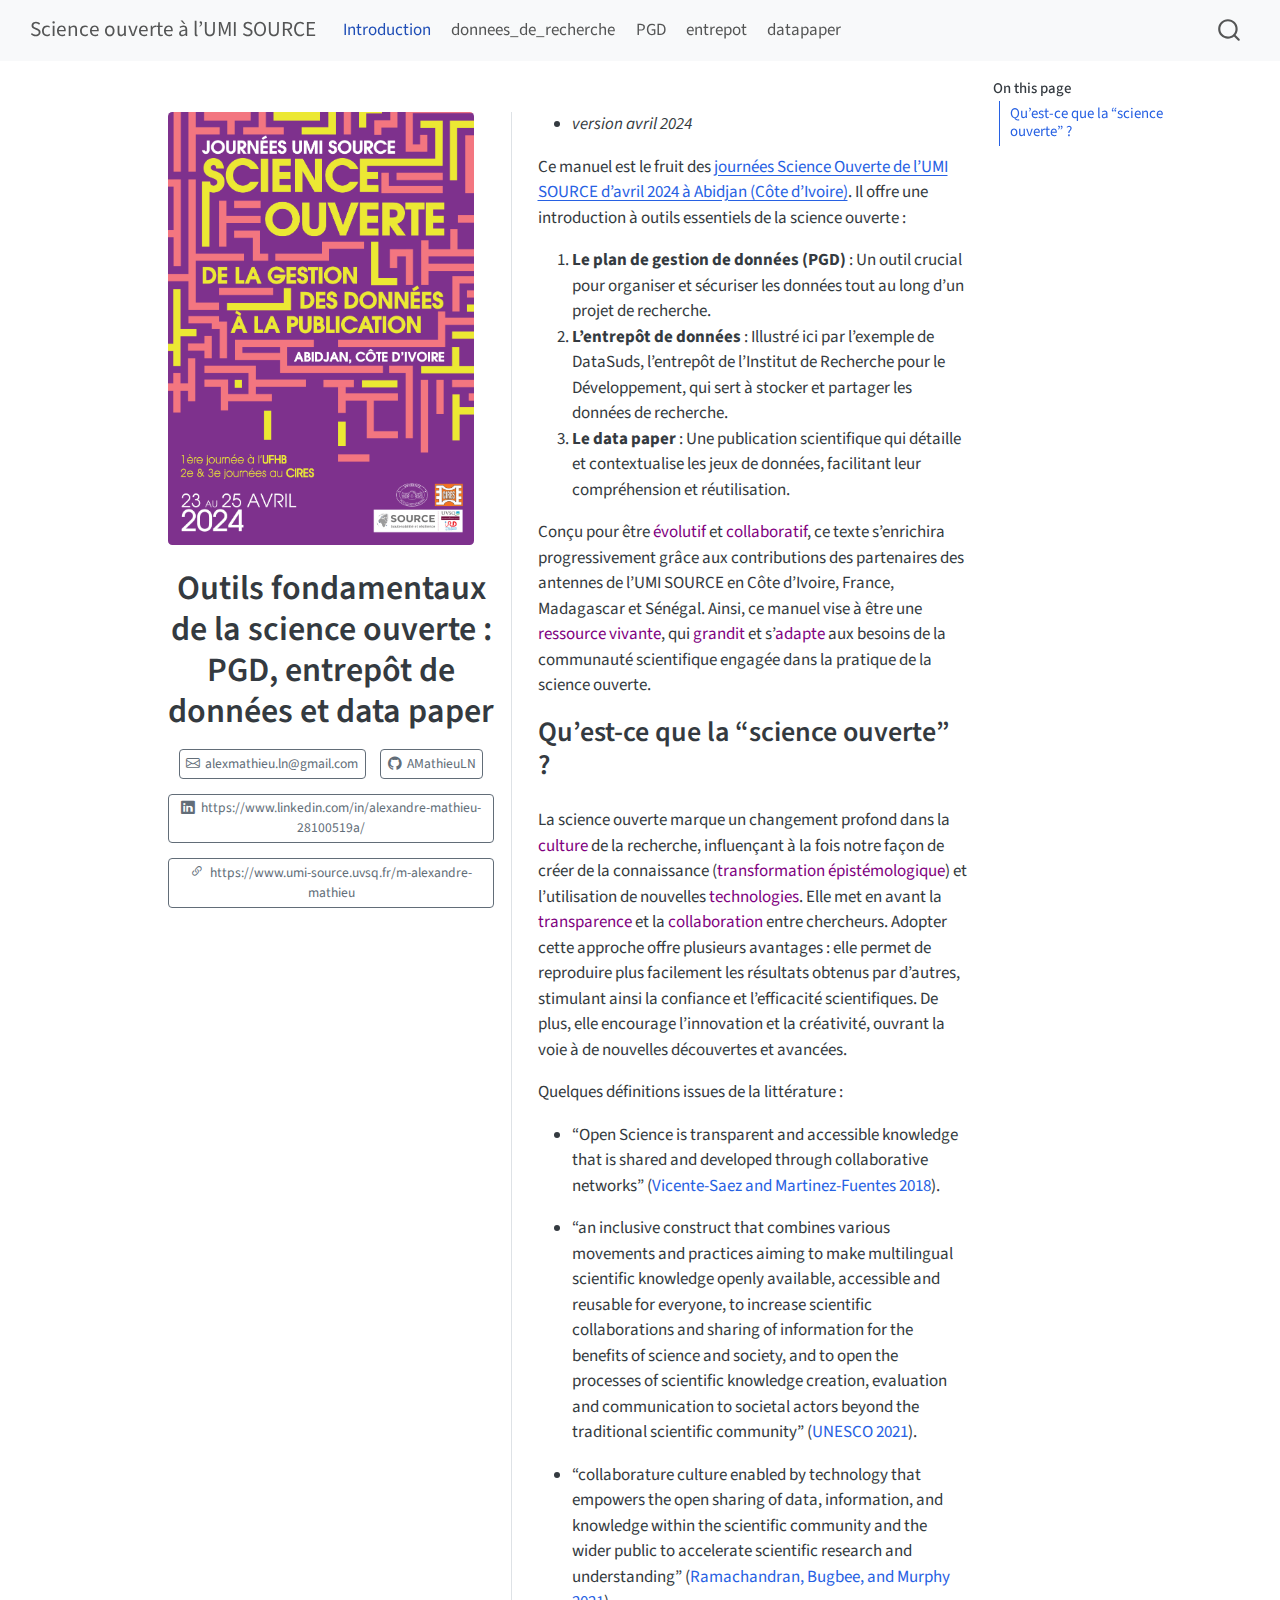
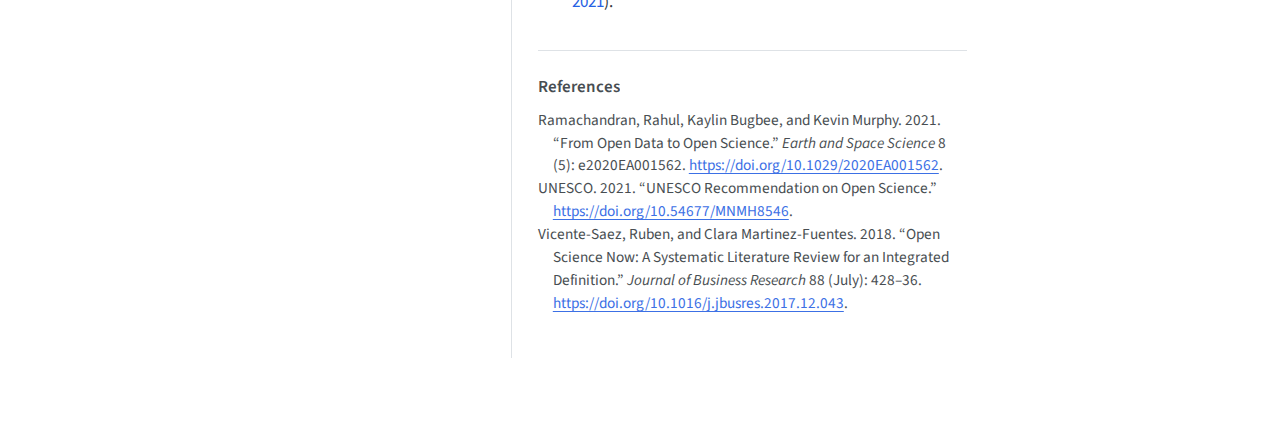
<file: docs/index.html>
<!DOCTYPE html>
<html xmlns="http://www.w3.org/1999/xhtml" lang="en" xml:lang="en"><head>

<meta charset="utf-8">
<meta name="generator" content="quarto-1.4.553">

<meta name="viewport" content="width=device-width, initial-scale=1.0, user-scalable=yes">


<title>Science ouverte à l’UMI SOURCE - Outils fondamentaux de la science ouverte : PGD, entrepôt de données et data paper</title>
<style>
code{white-space: pre-wrap;}
span.smallcaps{font-variant: small-caps;}
div.columns{display: flex; gap: min(4vw, 1.5em);}
div.column{flex: auto; overflow-x: auto;}
div.hanging-indent{margin-left: 1.5em; text-indent: -1.5em;}
ul.task-list{list-style: none;}
ul.task-list li input[type="checkbox"] {
  width: 0.8em;
  margin: 0 0.8em 0.2em -1em; /* quarto-specific, see https://github.com/quarto-dev/quarto-cli/issues/4556 */ 
  vertical-align: middle;
}
/* CSS for citations */
div.csl-bib-body { }
div.csl-entry {
  clear: both;
  margin-bottom: 0em;
}
.hanging-indent div.csl-entry {
  margin-left:2em;
  text-indent:-2em;
}
div.csl-left-margin {
  min-width:2em;
  float:left;
}
div.csl-right-inline {
  margin-left:2em;
  padding-left:1em;
}
div.csl-indent {
  margin-left: 2em;
}</style>


<script src="site_libs/quarto-nav/quarto-nav.js"></script>
<script src="site_libs/quarto-nav/headroom.min.js"></script>
<script src="site_libs/clipboard/clipboard.min.js"></script>
<script src="site_libs/quarto-search/autocomplete.umd.js"></script>
<script src="site_libs/quarto-search/fuse.min.js"></script>
<script src="site_libs/quarto-search/quarto-search.js"></script>
<meta name="quarto:offset" content="./">
<script src="site_libs/quarto-html/quarto.js"></script>
<script src="site_libs/quarto-html/popper.min.js"></script>
<script src="site_libs/quarto-html/tippy.umd.min.js"></script>
<link href="site_libs/quarto-html/tippy.css" rel="stylesheet">
<link href="site_libs/quarto-html/quarto-syntax-highlighting.css" rel="stylesheet" id="quarto-text-highlighting-styles">
<script src="site_libs/bootstrap/bootstrap.min.js"></script>
<link href="site_libs/bootstrap/bootstrap-icons.css" rel="stylesheet">
<link href="site_libs/bootstrap/bootstrap.min.css" rel="stylesheet" id="quarto-bootstrap" data-mode="light">
<script id="quarto-search-options" type="application/json">{
  "location": "navbar",
  "copy-button": false,
  "collapse-after": 3,
  "panel-placement": "end",
  "type": "overlay",
  "limit": 50,
  "keyboard-shortcut": [
    "f",
    "/",
    "s"
  ],
  "show-item-context": false,
  "language": {
    "search-no-results-text": "No results",
    "search-matching-documents-text": "matching documents",
    "search-copy-link-title": "Copy link to search",
    "search-hide-matches-text": "Hide additional matches",
    "search-more-match-text": "more match in this document",
    "search-more-matches-text": "more matches in this document",
    "search-clear-button-title": "Clear",
    "search-text-placeholder": "",
    "search-detached-cancel-button-title": "Cancel",
    "search-submit-button-title": "Submit",
    "search-label": "Search"
  }
}</script>


<link rel="stylesheet" href="styles.css">
</head>

<body class="nav-fixed">

<div id="quarto-search-results"></div>
  <header id="quarto-header" class="headroom fixed-top">
    <nav class="navbar navbar-expand-lg " data-bs-theme="dark">
      <div class="navbar-container container-fluid">
      <div class="navbar-brand-container mx-auto">
    <a class="navbar-brand" href="./index.html">
    <span class="navbar-title">Science ouverte à l’UMI SOURCE</span>
    </a>
  </div>
            <div id="quarto-search" class="" title="Search"></div>
          <button class="navbar-toggler" type="button" data-bs-toggle="collapse" data-bs-target="#navbarCollapse" aria-controls="navbarCollapse" aria-expanded="false" aria-label="Toggle navigation" onclick="if (window.quartoToggleHeadroom) { window.quartoToggleHeadroom(); }">
  <span class="navbar-toggler-icon"></span>
</button>
          <div class="collapse navbar-collapse" id="navbarCollapse">
            <ul class="navbar-nav navbar-nav-scroll me-auto">
  <li class="nav-item">
    <a class="nav-link active" href="./index.html" aria-current="page"> 
<span class="menu-text">Introduction</span></a>
  </li>  
  <li class="nav-item">
    <a class="nav-link" href="./data_info.html"> 
<span class="menu-text">donnees_de_recherche</span></a>
  </li>  
  <li class="nav-item">
    <a class="nav-link" href="./PGD.html"> 
<span class="menu-text">PGD</span></a>
  </li>  
  <li class="nav-item">
    <a class="nav-link" href="./repository.html"> 
<span class="menu-text">entrepot</span></a>
  </li>  
  <li class="nav-item">
    <a class="nav-link" href="./DP.html"> 
<span class="menu-text">datapaper</span></a>
  </li>  
</ul>
          </div> <!-- /navcollapse -->
          <div class="quarto-navbar-tools">
</div>
      </div> <!-- /container-fluid -->
    </nav>
</header>
<!-- content -->
<div id="quarto-content" class="quarto-container page-columns page-rows-contents page-layout-article page-navbar">
<!-- sidebar -->
<!-- margin-sidebar -->
    <div id="quarto-margin-sidebar" class="sidebar margin-sidebar">
        <nav id="TOC" role="doc-toc" class="toc-active">
    <h2 id="toc-title">On this page</h2>
  <ul>
  <li><a href="#quest-ce-que-la-science-ouverte" id="toc-quest-ce-que-la-science-ouverte" class="nav-link active" data-scroll-target="#quest-ce-que-la-science-ouverte">Qu’est-ce que la “science ouverte” ?</a></li>
  </ul>
</nav>
    </div>
<!-- main -->
<div class="quarto-about-trestles content">
  <div class="about-entity">
    <img src="affiche_SO_avrilCI.png" class="about-image
  rounded " style="width: 18em;">
<header id="title-block-header" class="quarto-title-block default">
<div class="quarto-title">
<h1 class="title">Outils fondamentaux de la science ouverte : PGD, entrepôt de données et data paper</h1>
</div>
<div class="quarto-title-meta">
  </div>
</header>
    <div class="about-links">
  <a href="" class="about-link" rel="" target="">
    <i class="bi bi-envelope"></i>
     <span class="about-link-text">alexmathieu.ln@gmail.com</span>
  </a>
  <a href="" class="about-link" rel="" target="">
    <i class="bi bi-github"></i>
     <span class="about-link-text">AMathieuLN</span>
  </a>
  <a href="" class="about-link" rel="" target="">
    <i class="bi bi-linkedin"></i>
     <span class="about-link-text">https://www.linkedin.com/in/alexandre-mathieu-28100519a/</span>
  </a>
  <a href="" class="about-link" rel="" target="">
    <i class="bi bi-link-45deg"></i>
     <span class="about-link-text">https://www.umi-source.uvsq.fr/m-alexandre-mathieu</span>
  </a>
</div>
  </div>
  <div class="about-contents"><main class="content" id="quarto-document-content">

<ul>
<li><em>version avril 2024</em></li>
</ul>
<p>Ce manuel est le fruit des <a href="https://www.umi-source.uvsq.fr/journees-sciences-ouverte-2024">journées Science Ouverte de l’UMI SOURCE d’avril 2024 à Abidjan (Côte d’Ivoire)</a>. Il offre une introduction à outils essentiels de la science ouverte :</p>
<ol type="1">
<li><strong>Le plan de gestion de données (PGD)</strong> : Un outil crucial pour organiser et sécuriser les données tout au long d’un projet de recherche.</li>
<li><strong>L’entrepôt de données</strong> : Illustré ici par l’exemple de DataSuds, l’entrepôt de l’Institut de Recherche pour le Développement, qui sert à stocker et partager les données de recherche.</li>
<li><strong>Le data paper</strong> : Une publication scientifique qui détaille et contextualise les jeux de données, facilitant leur compréhension et réutilisation.</li>
</ol>
<p>Conçu pour être <span style="color: purple;">évolutif</span> et <span style="color: purple;">collaboratif</span>, ce texte s’enrichira progressivement grâce aux contributions des partenaires des antennes de l’UMI SOURCE en Côte d’Ivoire, France, Madagascar et Sénégal. Ainsi, ce manuel vise à être une <span style="color: purple;">ressource vivante</span>, qui <span style="color: purple;">grandit</span> et s’<span style="color: purple;">adapte</span> aux besoins de la communauté scientifique engagée dans la pratique de la science ouverte.</p>
<section id="quest-ce-que-la-science-ouverte" class="level2">
<h2 data-anchor-id="quest-ce-que-la-science-ouverte">Qu’est-ce que la “science ouverte” ?</h2>
<p>La science ouverte marque un changement profond dans la <span style="color: purple;">culture</span> de la recherche, influençant à la fois notre façon de créer de la connaissance (<span style="color: purple;">transformation épistémologique</span>) et l’utilisation de nouvelles <span style="color: purple;">technologies</span>. Elle met en avant la <span style="color: purple;">transparence</span> et la <span style="color: purple;">collaboration</span> entre chercheurs. Adopter cette approche offre plusieurs avantages : elle permet de reproduire plus facilement les résultats obtenus par d’autres, stimulant ainsi la confiance et l’efficacité scientifiques. De plus, elle encourage l’innovation et la créativité, ouvrant la voie à de nouvelles découvertes et avancées.</p>
<p>Quelques définitions issues de la littérature :</p>
<ul>
<li><p>“Open Science is transparent and accessible knowledge that is shared and developed through collaborative networks” <span class="citation" data-cites="vicente-saez2018">(<a href="#ref-vicente-saez2018" role="doc-biblioref">Vicente-Saez and Martinez-Fuentes 2018</a>)</span>.</p></li>
<li><p>“an inclusive construct that combines various movements and practices aiming to make multilingual scientific knowledge openly available, accessible and reusable for everyone, to increase scientific collaborations and sharing of information for the benefits of science and society, and to open the processes of scientific knowledge creation, evaluation and communication to societal actors beyond the traditional scientific community” <span class="citation" data-cites="unesco2021">(<a href="#ref-unesco2021" role="doc-biblioref">UNESCO 2021</a>)</span>.</p></li>
<li><p>“collaborature culture enabled by technology that empowers the open sharing of data, information, and knowledge within the scientific community and the wider public to accelerate scientific research and understanding” <span class="citation" data-cites="ramachandran2021">(<a href="#ref-ramachandran2021" role="doc-biblioref">Ramachandran, Bugbee, and Murphy 2021</a>)</span>.</p></li>
</ul>



</section>
<div id="quarto-appendix" class="default"><section class="quarto-appendix-contents" role="doc-bibliography" id="quarto-bibliography"><h2 class="anchored quarto-appendix-heading">References</h2><div id="refs" class="references csl-bib-body hanging-indent" data-entry-spacing="0" role="list">
<div id="ref-ramachandran2021" class="csl-entry" role="listitem">
Ramachandran, Rahul, Kaylin Bugbee, and Kevin Murphy. 2021. <span>“From Open Data to Open Science.”</span> <em>Earth and Space Science</em> 8 (5): e2020EA001562. <a href="https://doi.org/10.1029/2020EA001562">https://doi.org/10.1029/2020EA001562</a>.
</div>
<div id="ref-unesco2021" class="csl-entry" role="listitem">
UNESCO. 2021. <span>“UNESCO Recommendation on Open Science.”</span> <a href="https://doi.org/10.54677/MNMH8546">https://doi.org/10.54677/MNMH8546</a>.
</div>
<div id="ref-vicente-saez2018" class="csl-entry" role="listitem">
Vicente-Saez, Ruben, and Clara Martinez-Fuentes. 2018. <span>“Open Science Now: A Systematic Literature Review for an Integrated Definition.”</span> <em>Journal of Business Research</em> 88 (July): 428–36. <a href="https://doi.org/10.1016/j.jbusres.2017.12.043">https://doi.org/10.1016/j.jbusres.2017.12.043</a>.
</div>
</div></section></div></main></div>
</div>
 <!-- /main -->
<script id="quarto-html-after-body" type="application/javascript">
window.document.addEventListener("DOMContentLoaded", function (event) {
  const toggleBodyColorMode = (bsSheetEl) => {
    const mode = bsSheetEl.getAttribute("data-mode");
    const bodyEl = window.document.querySelector("body");
    if (mode === "dark") {
      bodyEl.classList.add("quarto-dark");
      bodyEl.classList.remove("quarto-light");
    } else {
      bodyEl.classList.add("quarto-light");
      bodyEl.classList.remove("quarto-dark");
    }
  }
  const toggleBodyColorPrimary = () => {
    const bsSheetEl = window.document.querySelector("link#quarto-bootstrap");
    if (bsSheetEl) {
      toggleBodyColorMode(bsSheetEl);
    }
  }
  toggleBodyColorPrimary();  
  const isCodeAnnotation = (el) => {
    for (const clz of el.classList) {
      if (clz.startsWith('code-annotation-')) {                     
        return true;
      }
    }
    return false;
  }
  const clipboard = new window.ClipboardJS('.code-copy-button', {
    text: function(trigger) {
      const codeEl = trigger.previousElementSibling.cloneNode(true);
      for (const childEl of codeEl.children) {
        if (isCodeAnnotation(childEl)) {
          childEl.remove();
        }
      }
      return codeEl.innerText;
    }
  });
  clipboard.on('success', function(e) {
    // button target
    const button = e.trigger;
    // don't keep focus
    button.blur();
    // flash "checked"
    button.classList.add('code-copy-button-checked');
    var currentTitle = button.getAttribute("title");
    button.setAttribute("title", "Copied!");
    let tooltip;
    if (window.bootstrap) {
      button.setAttribute("data-bs-toggle", "tooltip");
      button.setAttribute("data-bs-placement", "left");
      button.setAttribute("data-bs-title", "Copied!");
      tooltip = new bootstrap.Tooltip(button, 
        { trigger: "manual", 
          customClass: "code-copy-button-tooltip",
          offset: [0, -8]});
      tooltip.show();    
    }
    setTimeout(function() {
      if (tooltip) {
        tooltip.hide();
        button.removeAttribute("data-bs-title");
        button.removeAttribute("data-bs-toggle");
        button.removeAttribute("data-bs-placement");
      }
      button.setAttribute("title", currentTitle);
      button.classList.remove('code-copy-button-checked');
    }, 1000);
    // clear code selection
    e.clearSelection();
  });
    var localhostRegex = new RegExp(/^(?:http|https):\/\/localhost\:?[0-9]*\//);
    var mailtoRegex = new RegExp(/^mailto:/);
      var filterRegex = new RegExp('/' + window.location.host + '/');
    var isInternal = (href) => {
        return filterRegex.test(href) || localhostRegex.test(href) || mailtoRegex.test(href);
    }
    // Inspect non-navigation links and adorn them if external
 	var links = window.document.querySelectorAll('a[href]:not(.nav-link):not(.navbar-brand):not(.toc-action):not(.sidebar-link):not(.sidebar-item-toggle):not(.pagination-link):not(.no-external):not([aria-hidden]):not(.dropdown-item):not(.quarto-navigation-tool)');
    for (var i=0; i<links.length; i++) {
      const link = links[i];
      if (!isInternal(link.href)) {
        // undo the damage that might have been done by quarto-nav.js in the case of
        // links that we want to consider external
        if (link.dataset.originalHref !== undefined) {
          link.href = link.dataset.originalHref;
        }
      }
    }
  function tippyHover(el, contentFn, onTriggerFn, onUntriggerFn) {
    const config = {
      allowHTML: true,
      maxWidth: 500,
      delay: 100,
      arrow: false,
      appendTo: function(el) {
          return el.parentElement;
      },
      interactive: true,
      interactiveBorder: 10,
      theme: 'quarto',
      placement: 'bottom-start',
    };
    if (contentFn) {
      config.content = contentFn;
    }
    if (onTriggerFn) {
      config.onTrigger = onTriggerFn;
    }
    if (onUntriggerFn) {
      config.onUntrigger = onUntriggerFn;
    }
    window.tippy(el, config); 
  }
  const noterefs = window.document.querySelectorAll('a[role="doc-noteref"]');
  for (var i=0; i<noterefs.length; i++) {
    const ref = noterefs[i];
    tippyHover(ref, function() {
      // use id or data attribute instead here
      let href = ref.getAttribute('data-footnote-href') || ref.getAttribute('href');
      try { href = new URL(href).hash; } catch {}
      const id = href.replace(/^#\/?/, "");
      const note = window.document.getElementById(id);
      if (note) {
        return note.innerHTML;
      } else {
        return "";
      }
    });
  }
  const xrefs = window.document.querySelectorAll('a.quarto-xref');
  const processXRef = (id, note) => {
    // Strip column container classes
    const stripColumnClz = (el) => {
      el.classList.remove("page-full", "page-columns");
      if (el.children) {
        for (const child of el.children) {
          stripColumnClz(child);
        }
      }
    }
    stripColumnClz(note)
    if (id === null || id.startsWith('sec-')) {
      // Special case sections, only their first couple elements
      const container = document.createElement("div");
      if (note.children && note.children.length > 2) {
        container.appendChild(note.children[0].cloneNode(true));
        for (let i = 1; i < note.children.length; i++) {
          const child = note.children[i];
          if (child.tagName === "P" && child.innerText === "") {
            continue;
          } else {
            container.appendChild(child.cloneNode(true));
            break;
          }
        }
        if (window.Quarto?.typesetMath) {
          window.Quarto.typesetMath(container);
        }
        return container.innerHTML
      } else {
        if (window.Quarto?.typesetMath) {
          window.Quarto.typesetMath(note);
        }
        return note.innerHTML;
      }
    } else {
      // Remove any anchor links if they are present
      const anchorLink = note.querySelector('a.anchorjs-link');
      if (anchorLink) {
        anchorLink.remove();
      }
      if (window.Quarto?.typesetMath) {
        window.Quarto.typesetMath(note);
      }
      // TODO in 1.5, we should make sure this works without a callout special case
      if (note.classList.contains("callout")) {
        return note.outerHTML;
      } else {
        return note.innerHTML;
      }
    }
  }
  for (var i=0; i<xrefs.length; i++) {
    const xref = xrefs[i];
    tippyHover(xref, undefined, function(instance) {
      instance.disable();
      let url = xref.getAttribute('href');
      let hash = undefined; 
      if (url.startsWith('#')) {
        hash = url;
      } else {
        try { hash = new URL(url).hash; } catch {}
      }
      if (hash) {
        const id = hash.replace(/^#\/?/, "");
        const note = window.document.getElementById(id);
        if (note !== null) {
          try {
            const html = processXRef(id, note.cloneNode(true));
            instance.setContent(html);
          } finally {
            instance.enable();
            instance.show();
          }
        } else {
          // See if we can fetch this
          fetch(url.split('#')[0])
          .then(res => res.text())
          .then(html => {
            const parser = new DOMParser();
            const htmlDoc = parser.parseFromString(html, "text/html");
            const note = htmlDoc.getElementById(id);
            if (note !== null) {
              const html = processXRef(id, note);
              instance.setContent(html);
            } 
          }).finally(() => {
            instance.enable();
            instance.show();
          });
        }
      } else {
        // See if we can fetch a full url (with no hash to target)
        // This is a special case and we should probably do some content thinning / targeting
        fetch(url)
        .then(res => res.text())
        .then(html => {
          const parser = new DOMParser();
          const htmlDoc = parser.parseFromString(html, "text/html");
          const note = htmlDoc.querySelector('main.content');
          if (note !== null) {
            // This should only happen for chapter cross references
            // (since there is no id in the URL)
            // remove the first header
            if (note.children.length > 0 && note.children[0].tagName === "HEADER") {
              note.children[0].remove();
            }
            const html = processXRef(null, note);
            instance.setContent(html);
          } 
        }).finally(() => {
          instance.enable();
          instance.show();
        });
      }
    }, function(instance) {
    });
  }
      let selectedAnnoteEl;
      const selectorForAnnotation = ( cell, annotation) => {
        let cellAttr = 'data-code-cell="' + cell + '"';
        let lineAttr = 'data-code-annotation="' +  annotation + '"';
        const selector = 'span[' + cellAttr + '][' + lineAttr + ']';
        return selector;
      }
      const selectCodeLines = (annoteEl) => {
        const doc = window.document;
        const targetCell = annoteEl.getAttribute("data-target-cell");
        const targetAnnotation = annoteEl.getAttribute("data-target-annotation");
        const annoteSpan = window.document.querySelector(selectorForAnnotation(targetCell, targetAnnotation));
        const lines = annoteSpan.getAttribute("data-code-lines").split(",");
        const lineIds = lines.map((line) => {
          return targetCell + "-" + line;
        })
        let top = null;
        let height = null;
        let parent = null;
        if (lineIds.length > 0) {
            //compute the position of the single el (top and bottom and make a div)
            const el = window.document.getElementById(lineIds[0]);
            top = el.offsetTop;
            height = el.offsetHeight;
            parent = el.parentElement.parentElement;
          if (lineIds.length > 1) {
            const lastEl = window.document.getElementById(lineIds[lineIds.length - 1]);
            const bottom = lastEl.offsetTop + lastEl.offsetHeight;
            height = bottom - top;
          }
          if (top !== null && height !== null && parent !== null) {
            // cook up a div (if necessary) and position it 
            let div = window.document.getElementById("code-annotation-line-highlight");
            if (div === null) {
              div = window.document.createElement("div");
              div.setAttribute("id", "code-annotation-line-highlight");
              div.style.position = 'absolute';
              parent.appendChild(div);
            }
            div.style.top = top - 2 + "px";
            div.style.height = height + 4 + "px";
            div.style.left = 0;
            let gutterDiv = window.document.getElementById("code-annotation-line-highlight-gutter");
            if (gutterDiv === null) {
              gutterDiv = window.document.createElement("div");
              gutterDiv.setAttribute("id", "code-annotation-line-highlight-gutter");
              gutterDiv.style.position = 'absolute';
              const codeCell = window.document.getElementById(targetCell);
              const gutter = codeCell.querySelector('.code-annotation-gutter');
              gutter.appendChild(gutterDiv);
            }
            gutterDiv.style.top = top - 2 + "px";
            gutterDiv.style.height = height + 4 + "px";
          }
          selectedAnnoteEl = annoteEl;
        }
      };
      const unselectCodeLines = () => {
        const elementsIds = ["code-annotation-line-highlight", "code-annotation-line-highlight-gutter"];
        elementsIds.forEach((elId) => {
          const div = window.document.getElementById(elId);
          if (div) {
            div.remove();
          }
        });
        selectedAnnoteEl = undefined;
      };
        // Handle positioning of the toggle
    window.addEventListener(
      "resize",
      throttle(() => {
        elRect = undefined;
        if (selectedAnnoteEl) {
          selectCodeLines(selectedAnnoteEl);
        }
      }, 10)
    );
    function throttle(fn, ms) {
    let throttle = false;
    let timer;
      return (...args) => {
        if(!throttle) { // first call gets through
            fn.apply(this, args);
            throttle = true;
        } else { // all the others get throttled
            if(timer) clearTimeout(timer); // cancel #2
            timer = setTimeout(() => {
              fn.apply(this, args);
              timer = throttle = false;
            }, ms);
        }
      };
    }
      // Attach click handler to the DT
      const annoteDls = window.document.querySelectorAll('dt[data-target-cell]');
      for (const annoteDlNode of annoteDls) {
        annoteDlNode.addEventListener('click', (event) => {
          const clickedEl = event.target;
          if (clickedEl !== selectedAnnoteEl) {
            unselectCodeLines();
            const activeEl = window.document.querySelector('dt[data-target-cell].code-annotation-active');
            if (activeEl) {
              activeEl.classList.remove('code-annotation-active');
            }
            selectCodeLines(clickedEl);
            clickedEl.classList.add('code-annotation-active');
          } else {
            // Unselect the line
            unselectCodeLines();
            clickedEl.classList.remove('code-annotation-active');
          }
        });
      }
  const findCites = (el) => {
    const parentEl = el.parentElement;
    if (parentEl) {
      const cites = parentEl.dataset.cites;
      if (cites) {
        return {
          el,
          cites: cites.split(' ')
        };
      } else {
        return findCites(el.parentElement)
      }
    } else {
      return undefined;
    }
  };
  var bibliorefs = window.document.querySelectorAll('a[role="doc-biblioref"]');
  for (var i=0; i<bibliorefs.length; i++) {
    const ref = bibliorefs[i];
    const citeInfo = findCites(ref);
    if (citeInfo) {
      tippyHover(citeInfo.el, function() {
        var popup = window.document.createElement('div');
        citeInfo.cites.forEach(function(cite) {
          var citeDiv = window.document.createElement('div');
          citeDiv.classList.add('hanging-indent');
          citeDiv.classList.add('csl-entry');
          var biblioDiv = window.document.getElementById('ref-' + cite);
          if (biblioDiv) {
            citeDiv.innerHTML = biblioDiv.innerHTML;
          }
          popup.appendChild(citeDiv);
        });
        return popup.innerHTML;
      });
    }
  }
});
</script>
</div> <!-- /content -->




</body></html>
</file>
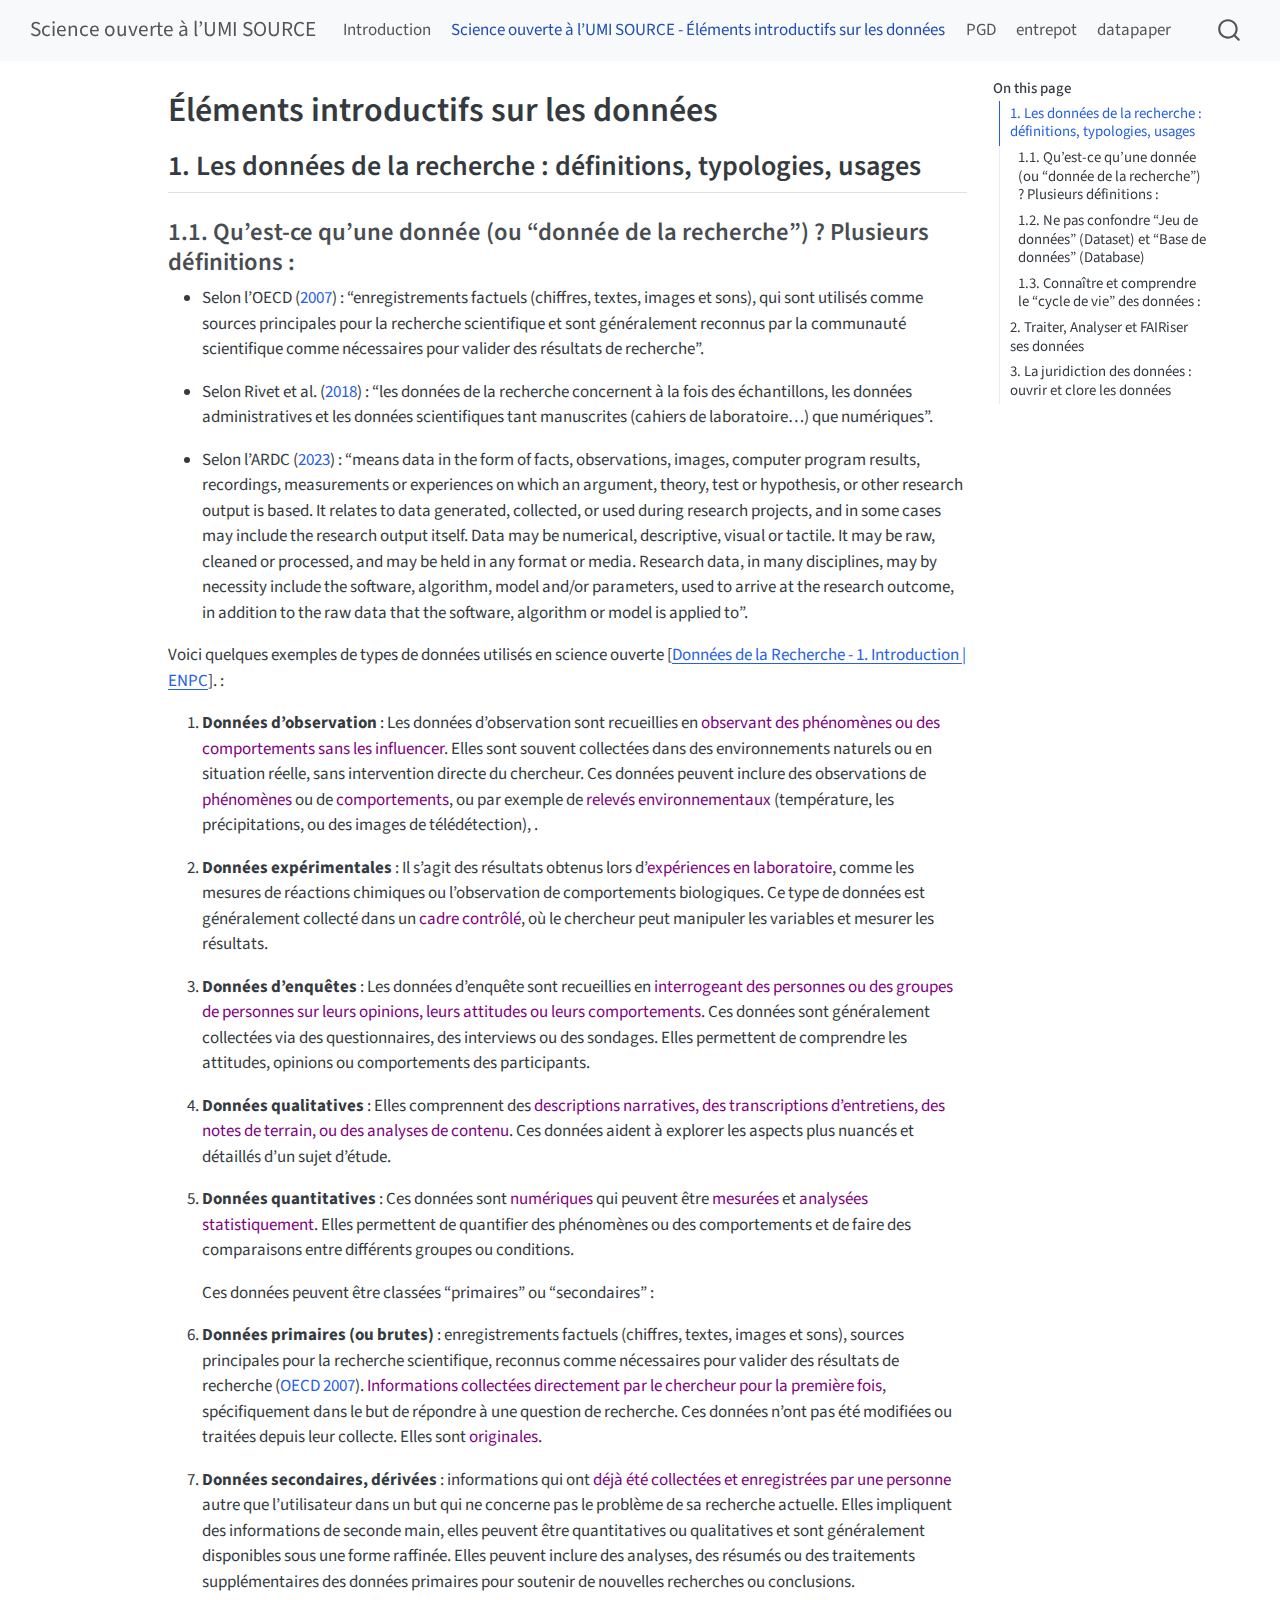
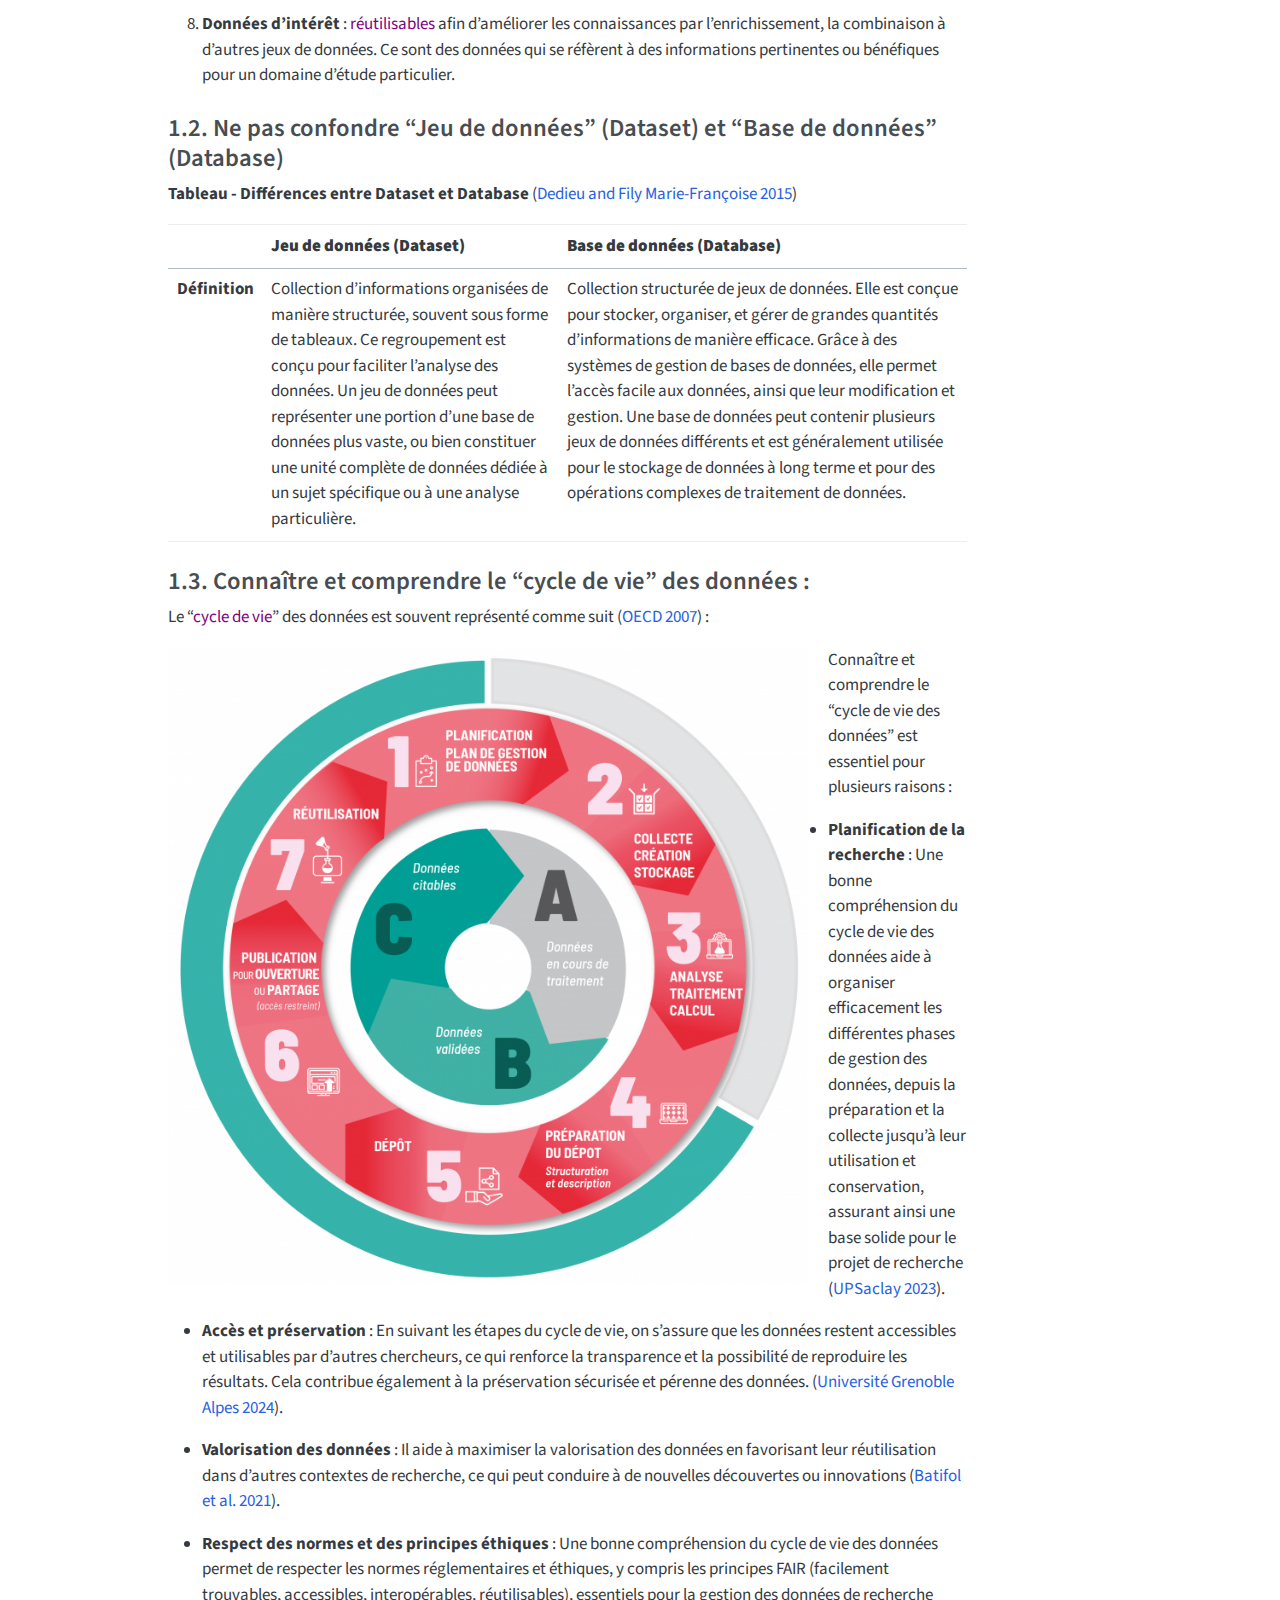
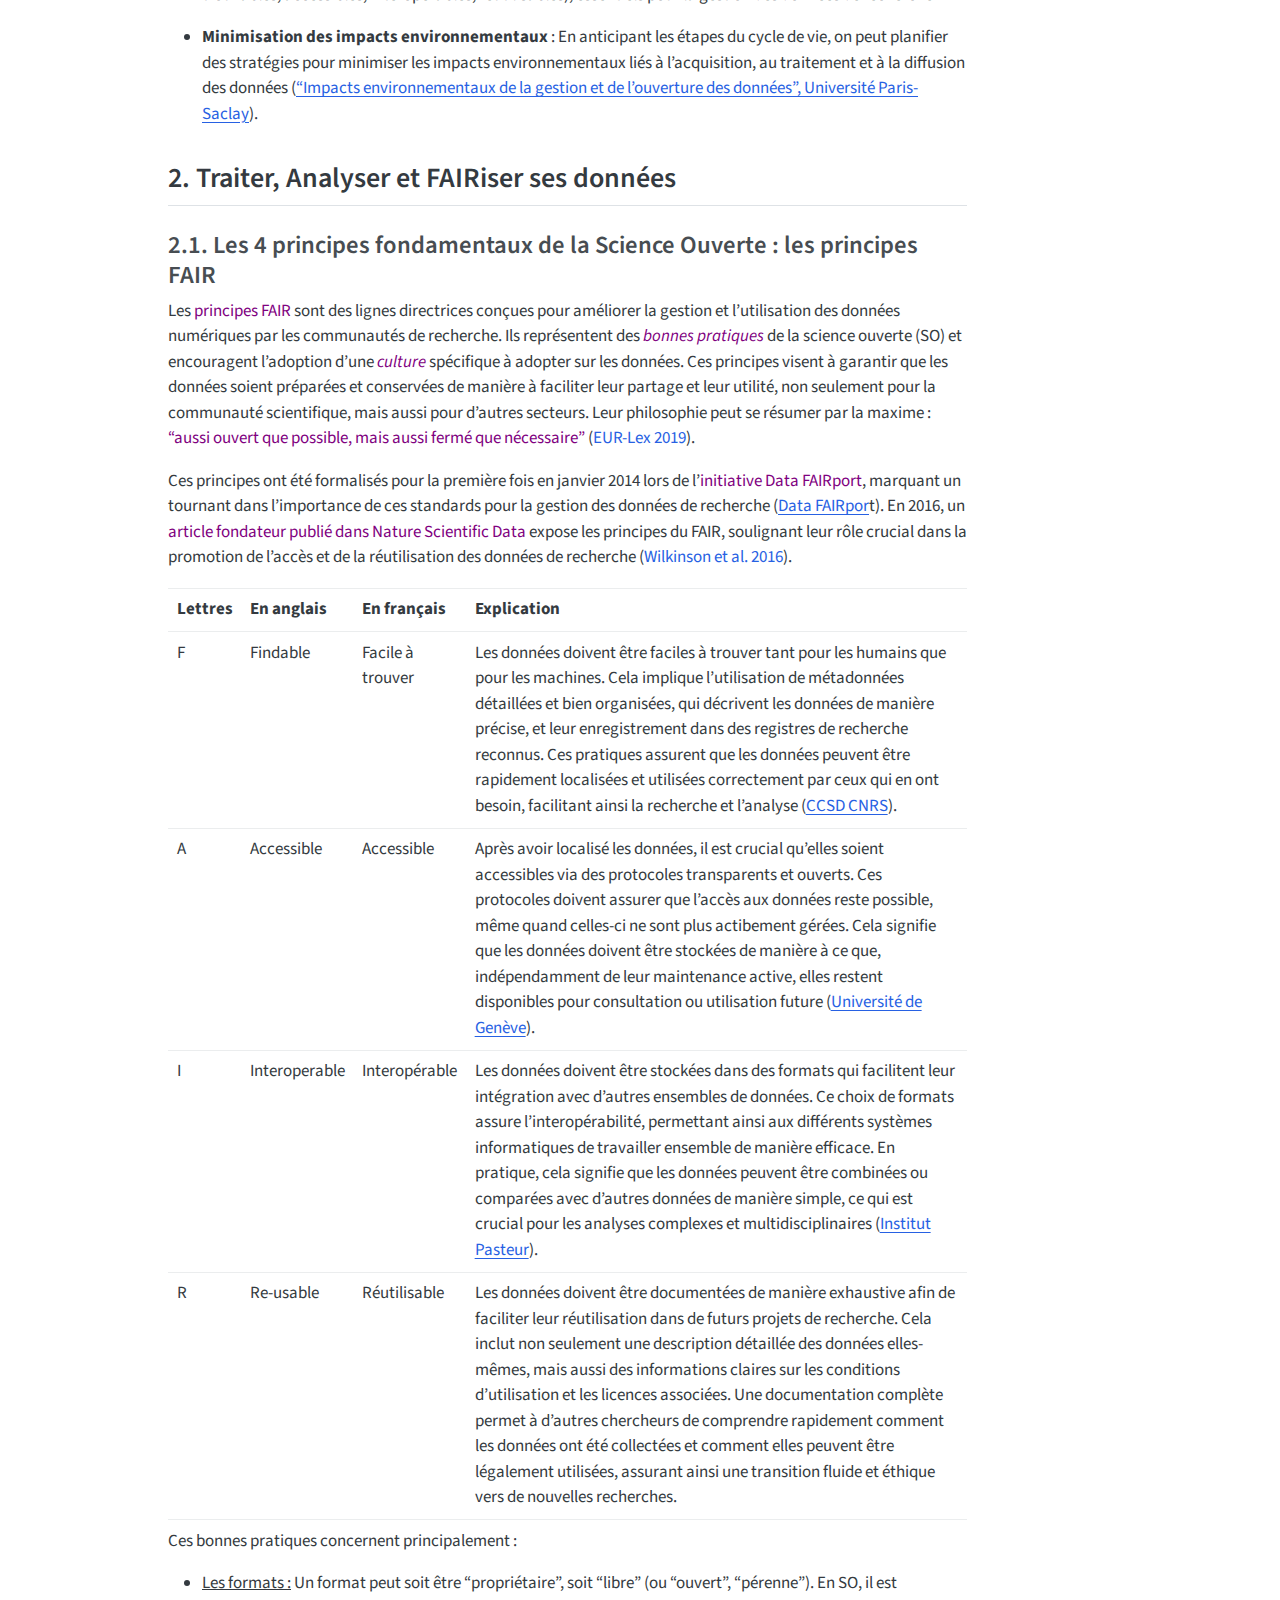
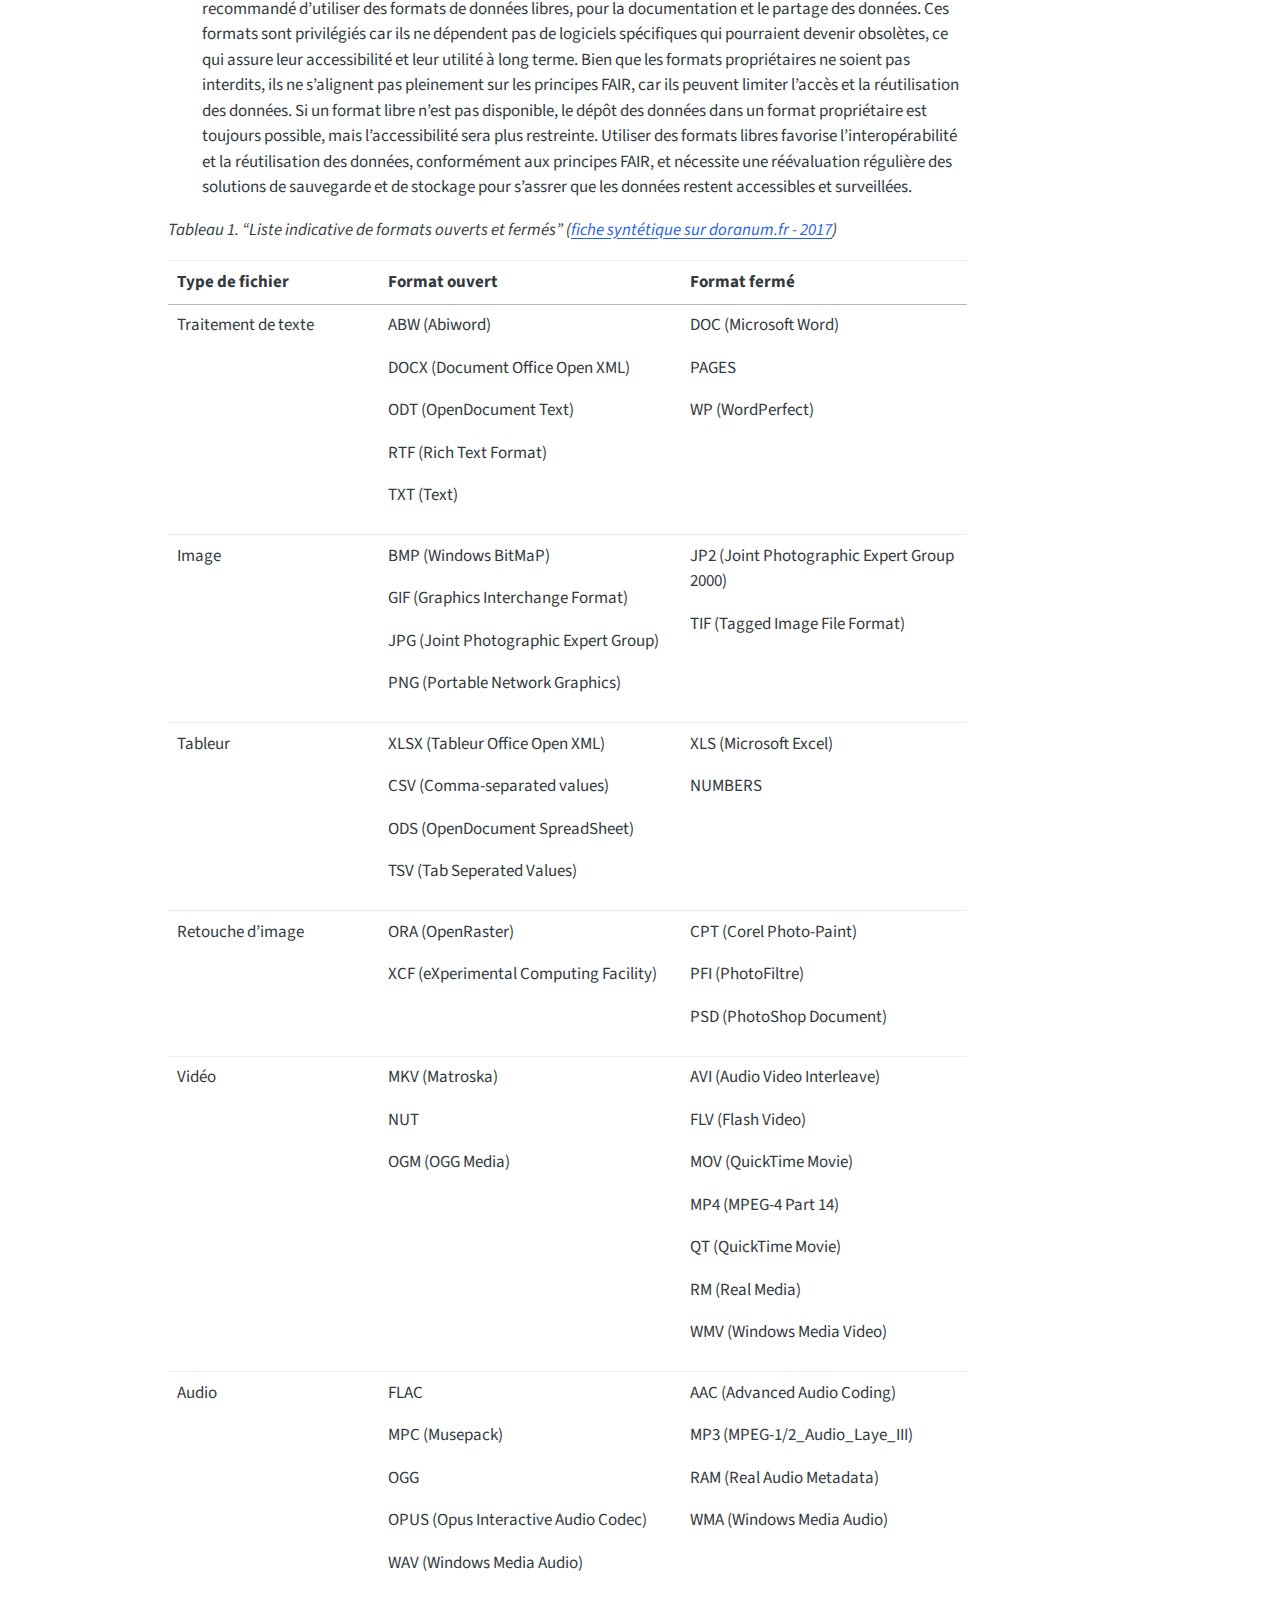
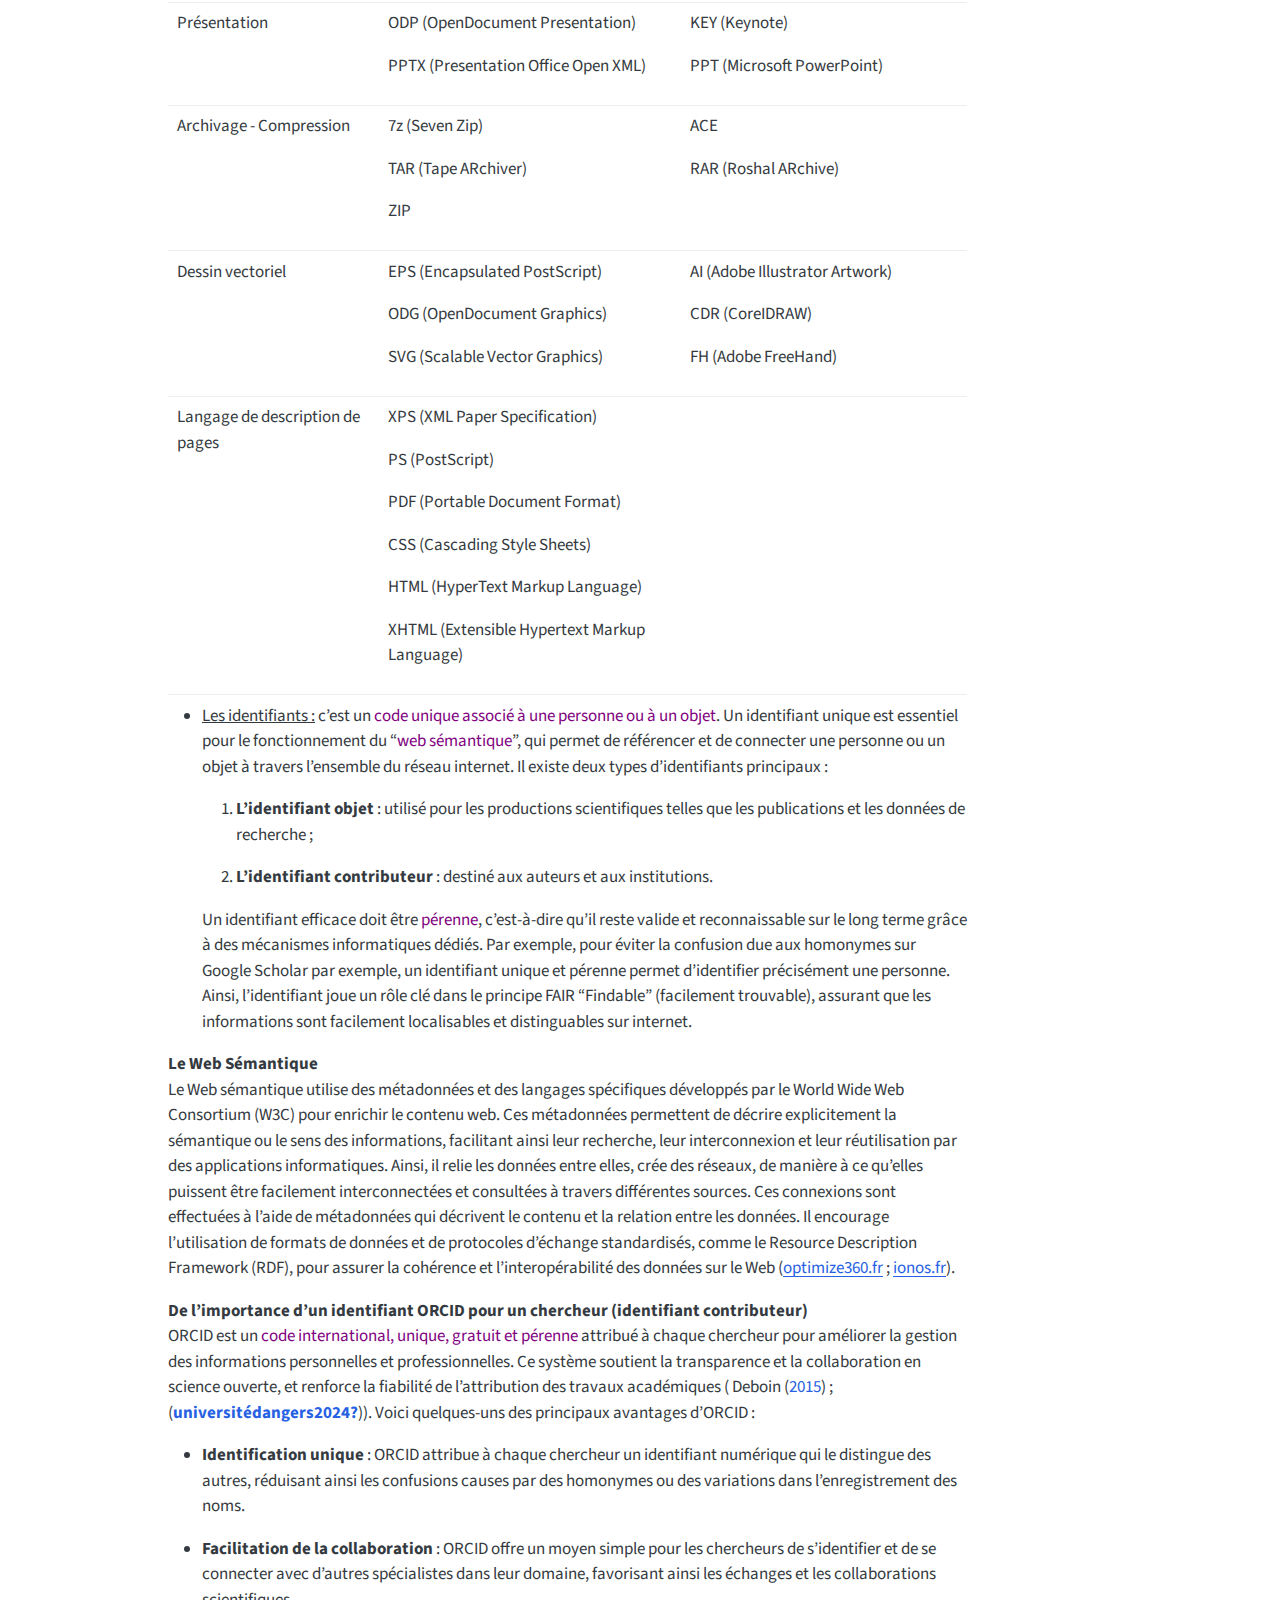
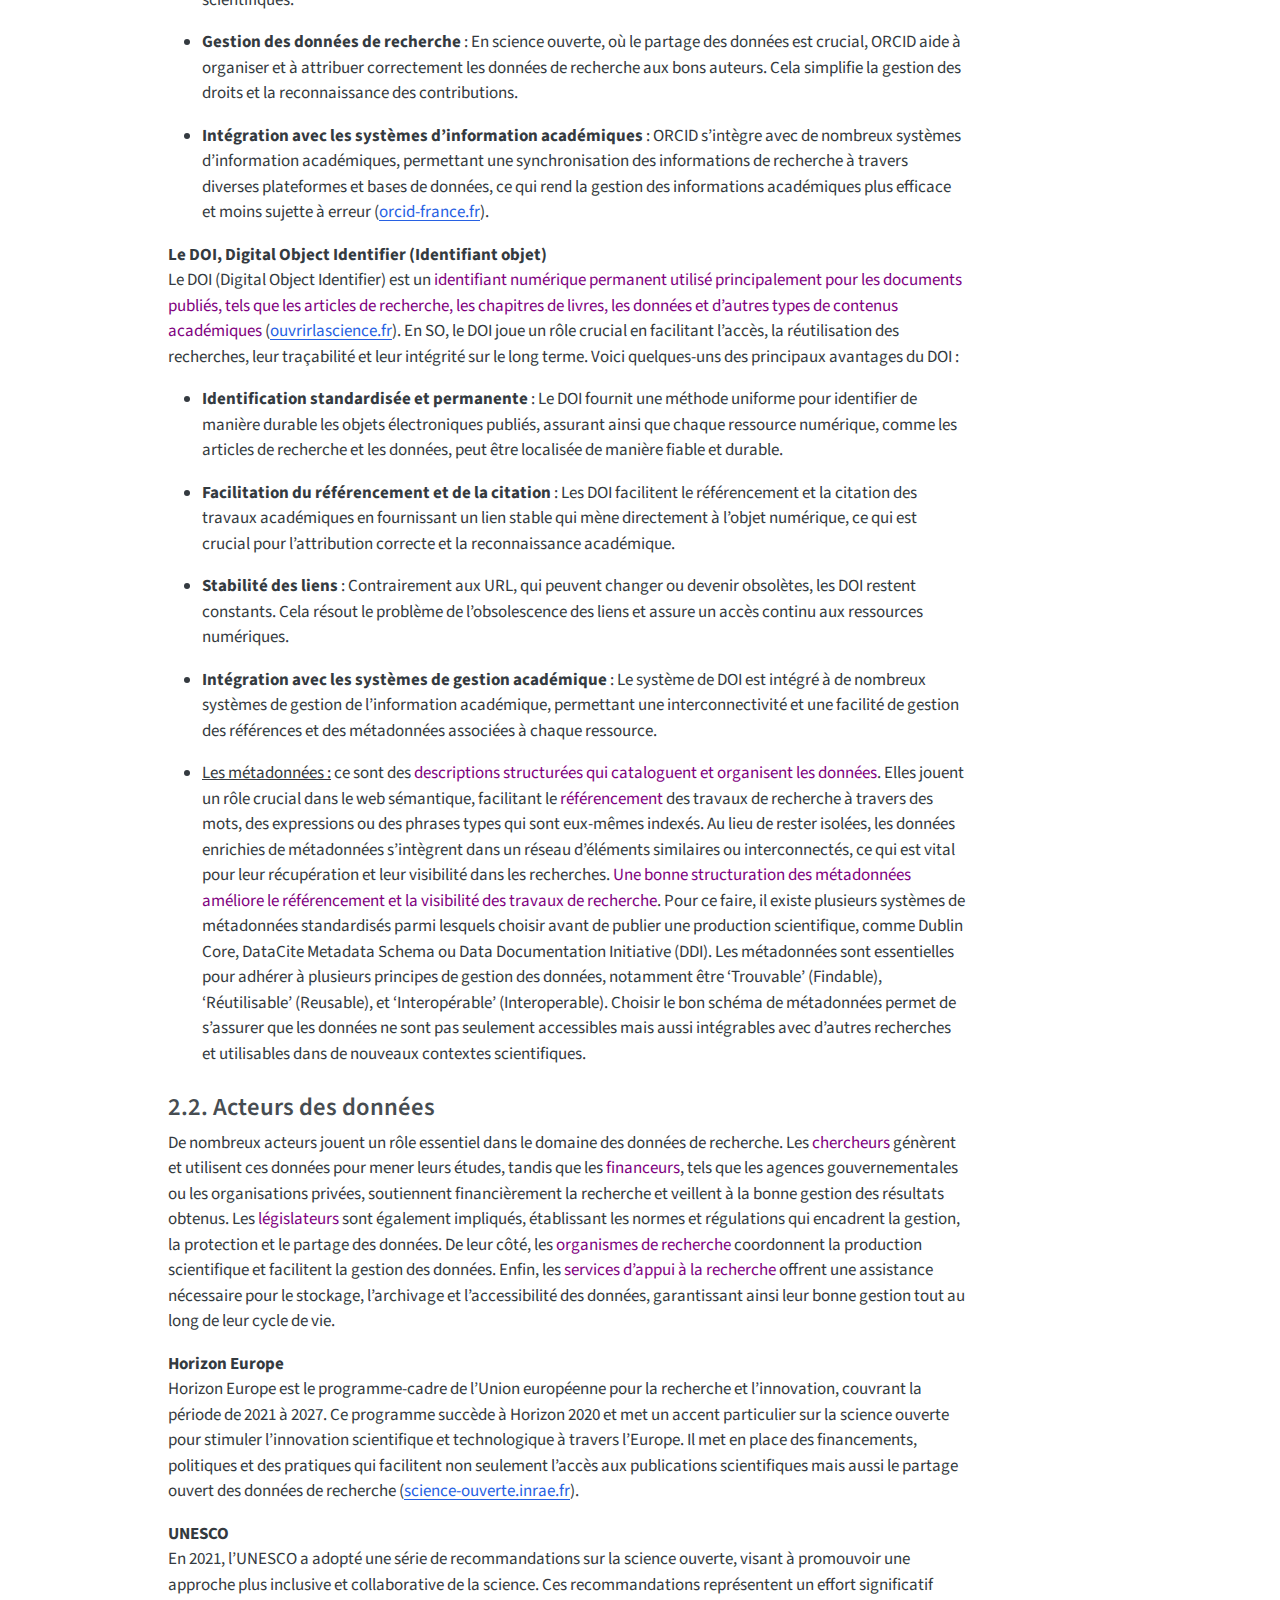
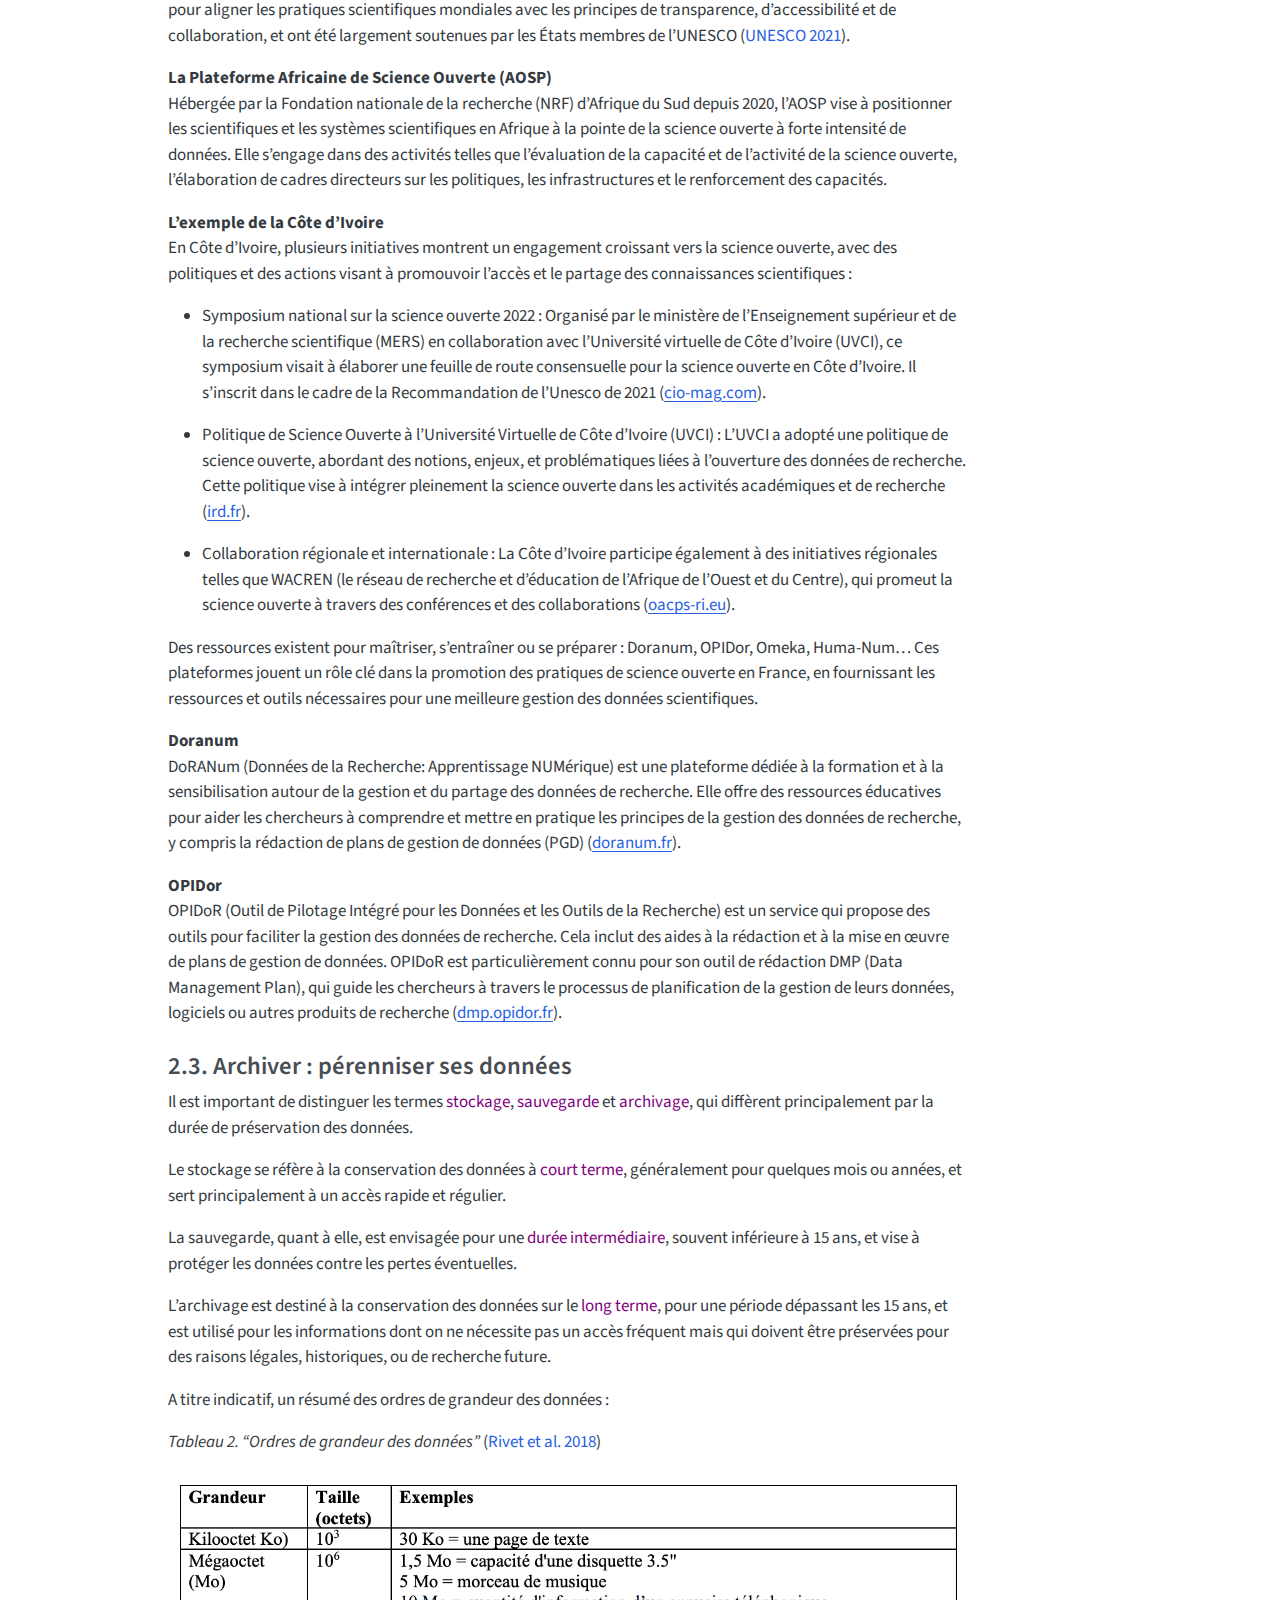
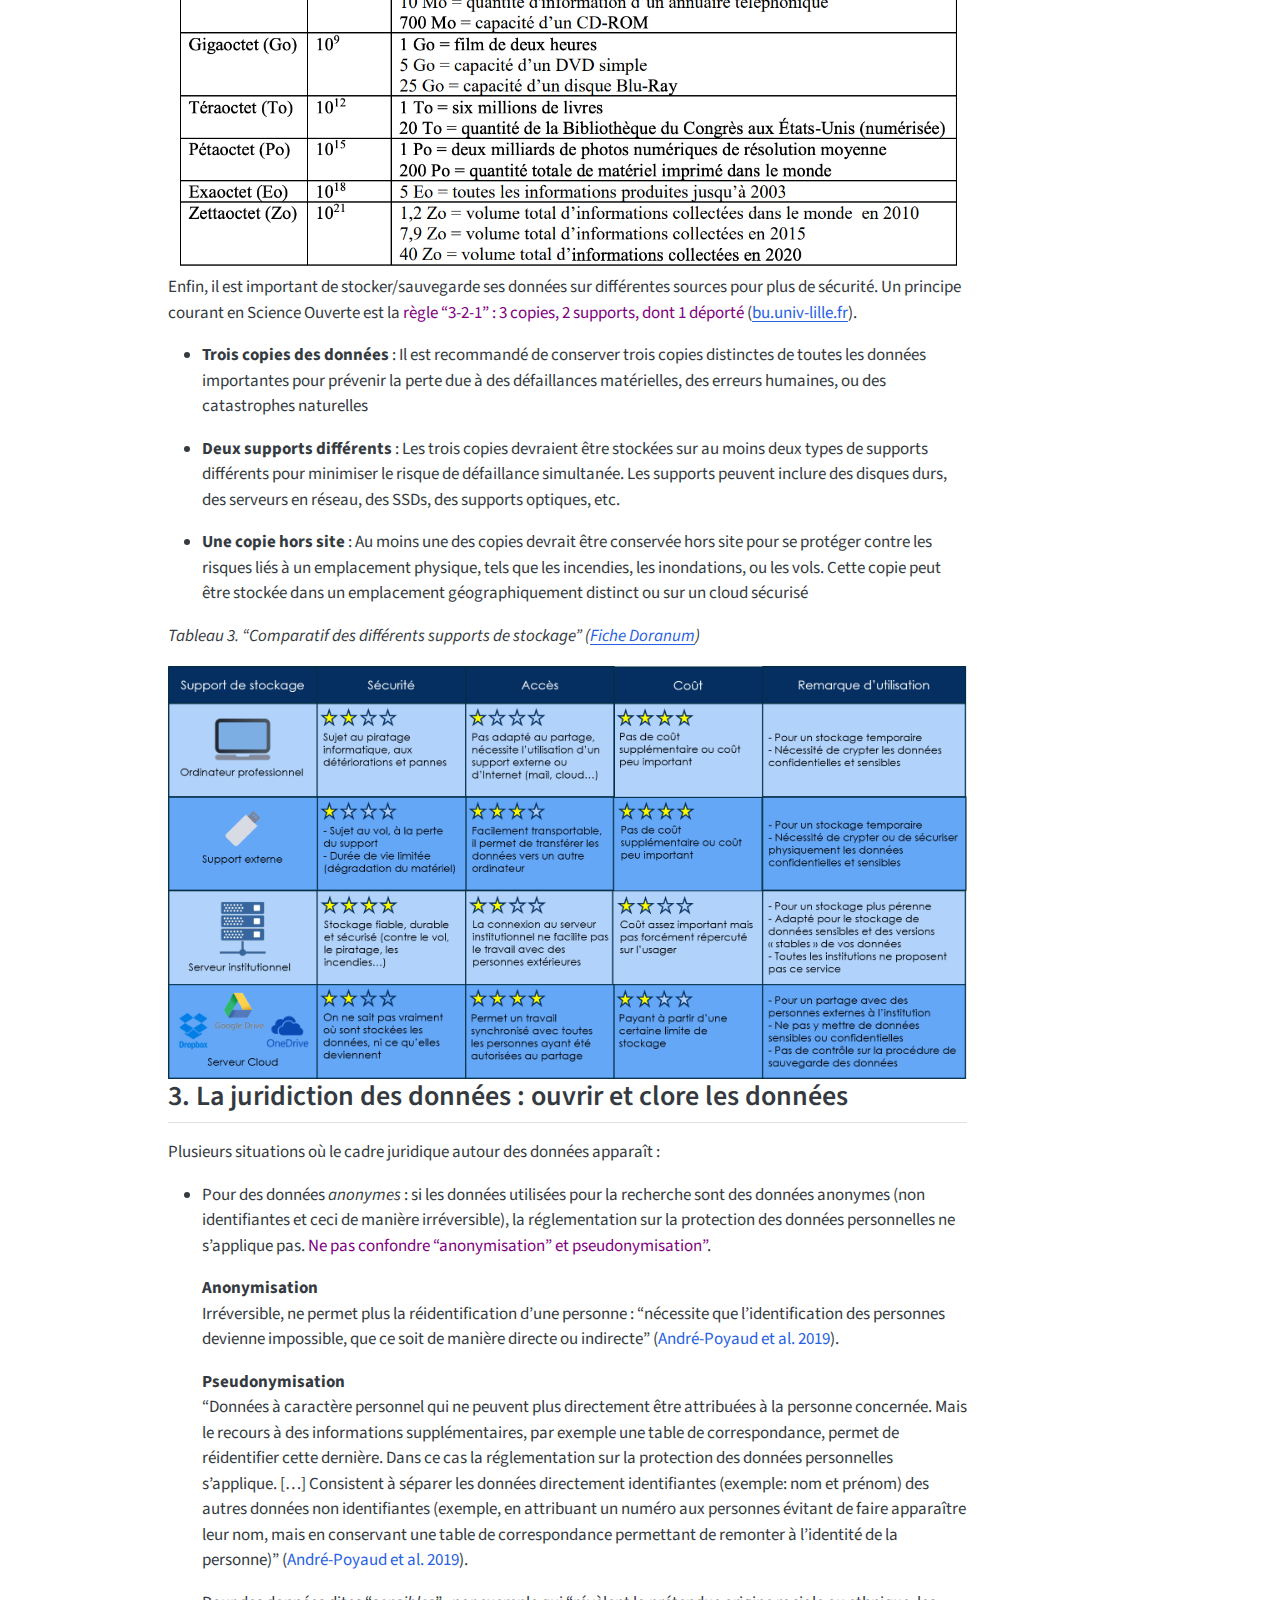
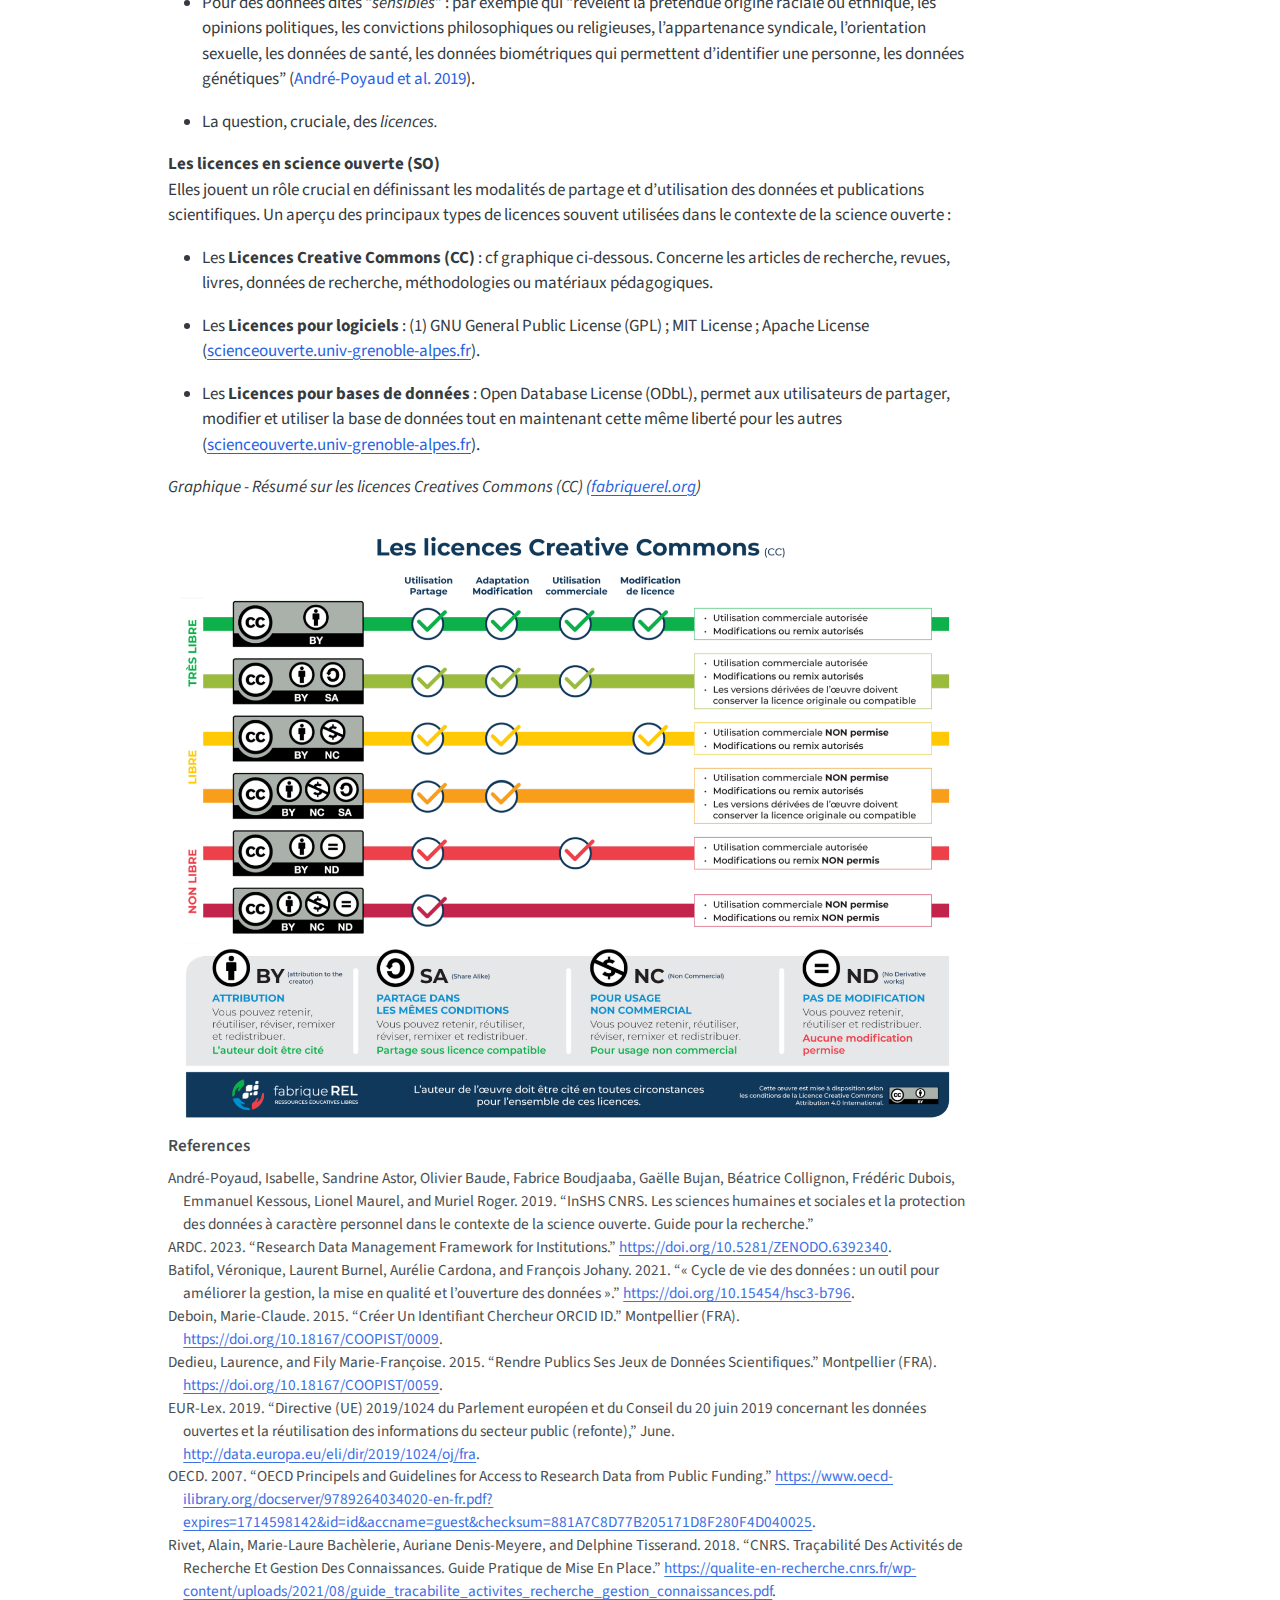
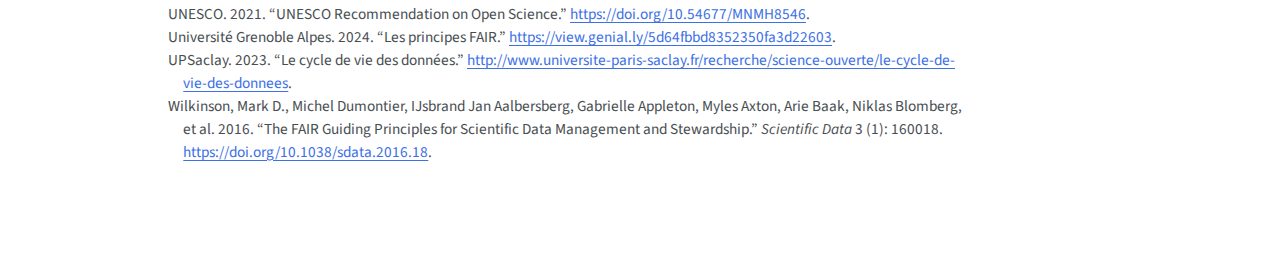
<file: docs/data_info.html>
<!DOCTYPE html>
<html xmlns="http://www.w3.org/1999/xhtml" lang="en" xml:lang="en"><head>

<meta charset="utf-8">
<meta name="generator" content="quarto-1.4.553">

<meta name="viewport" content="width=device-width, initial-scale=1.0, user-scalable=yes">


<title>Éléments introductifs sur les données</title>
<style>
code{white-space: pre-wrap;}
span.smallcaps{font-variant: small-caps;}
div.columns{display: flex; gap: min(4vw, 1.5em);}
div.column{flex: auto; overflow-x: auto;}
div.hanging-indent{margin-left: 1.5em; text-indent: -1.5em;}
ul.task-list{list-style: none;}
ul.task-list li input[type="checkbox"] {
  width: 0.8em;
  margin: 0 0.8em 0.2em -1em; /* quarto-specific, see https://github.com/quarto-dev/quarto-cli/issues/4556 */ 
  vertical-align: middle;
}
/* CSS for citations */
div.csl-bib-body { }
div.csl-entry {
  clear: both;
  margin-bottom: 0em;
}
.hanging-indent div.csl-entry {
  margin-left:2em;
  text-indent:-2em;
}
div.csl-left-margin {
  min-width:2em;
  float:left;
}
div.csl-right-inline {
  margin-left:2em;
  padding-left:1em;
}
div.csl-indent {
  margin-left: 2em;
}</style>


<script src="site_libs/quarto-nav/quarto-nav.js"></script>
<script src="site_libs/quarto-nav/headroom.min.js"></script>
<script src="site_libs/clipboard/clipboard.min.js"></script>
<script src="site_libs/quarto-search/autocomplete.umd.js"></script>
<script src="site_libs/quarto-search/fuse.min.js"></script>
<script src="site_libs/quarto-search/quarto-search.js"></script>
<meta name="quarto:offset" content="./">
<script src="site_libs/quarto-html/quarto.js"></script>
<script src="site_libs/quarto-html/popper.min.js"></script>
<script src="site_libs/quarto-html/tippy.umd.min.js"></script>
<script src="site_libs/quarto-html/anchor.min.js"></script>
<link href="site_libs/quarto-html/tippy.css" rel="stylesheet">
<link href="site_libs/quarto-html/quarto-syntax-highlighting.css" rel="stylesheet" id="quarto-text-highlighting-styles">
<script src="site_libs/bootstrap/bootstrap.min.js"></script>
<link href="site_libs/bootstrap/bootstrap-icons.css" rel="stylesheet">
<link href="site_libs/bootstrap/bootstrap.min.css" rel="stylesheet" id="quarto-bootstrap" data-mode="light">
<script id="quarto-search-options" type="application/json">{
  "location": "navbar",
  "copy-button": false,
  "collapse-after": 3,
  "panel-placement": "end",
  "type": "overlay",
  "limit": 50,
  "keyboard-shortcut": [
    "f",
    "/",
    "s"
  ],
  "show-item-context": false,
  "language": {
    "search-no-results-text": "No results",
    "search-matching-documents-text": "matching documents",
    "search-copy-link-title": "Copy link to search",
    "search-hide-matches-text": "Hide additional matches",
    "search-more-match-text": "more match in this document",
    "search-more-matches-text": "more matches in this document",
    "search-clear-button-title": "Clear",
    "search-text-placeholder": "",
    "search-detached-cancel-button-title": "Cancel",
    "search-submit-button-title": "Submit",
    "search-label": "Search"
  }
}</script>


<link rel="stylesheet" href="styles.css">
</head>

<body class="nav-fixed">

<div id="quarto-search-results"></div>
  <header id="quarto-header" class="headroom fixed-top">
    <nav class="navbar navbar-expand-lg " data-bs-theme="dark">
      <div class="navbar-container container-fluid">
      <div class="navbar-brand-container mx-auto">
    <a class="navbar-brand" href="./index.html">
    <span class="navbar-title">Science ouverte à l’UMI SOURCE</span>
    </a>
  </div>
            <div id="quarto-search" class="" title="Search"></div>
          <button class="navbar-toggler" type="button" data-bs-toggle="collapse" data-bs-target="#navbarCollapse" aria-controls="navbarCollapse" aria-expanded="false" aria-label="Toggle navigation" onclick="if (window.quartoToggleHeadroom) { window.quartoToggleHeadroom(); }">
  <span class="navbar-toggler-icon"></span>
</button>
          <div class="collapse navbar-collapse" id="navbarCollapse">
            <ul class="navbar-nav navbar-nav-scroll me-auto">
  <li class="nav-item">
    <a class="nav-link" href="./index.html"> 
<span class="menu-text">Introduction</span></a>
  </li>  
  <li class="nav-item">
    <a class="nav-link active" href="./data_info.html" aria-current="page"> 
<span class="menu-text">Science ouverte à l’UMI SOURCE - Éléments introductifs sur les données</span></a>
  </li>  
  <li class="nav-item">
    <a class="nav-link" href="./PGD.html"> 
<span class="menu-text">PGD</span></a>
  </li>  
  <li class="nav-item">
    <a class="nav-link" href="./repository.html"> 
<span class="menu-text">entrepot</span></a>
  </li>  
  <li class="nav-item">
    <a class="nav-link" href="./DP.html"> 
<span class="menu-text">datapaper</span></a>
  </li>  
</ul>
          </div> <!-- /navcollapse -->
          <div class="quarto-navbar-tools">
</div>
      </div> <!-- /container-fluid -->
    </nav>
</header>
<!-- content -->
<div id="quarto-content" class="quarto-container page-columns page-rows-contents page-layout-article page-navbar">
<!-- sidebar -->
<!-- margin-sidebar -->
    <div id="quarto-margin-sidebar" class="sidebar margin-sidebar">
        <nav id="TOC" role="doc-toc" class="toc-active">
    <h2 id="toc-title">On this page</h2>
   
  <ul>
  <li><a href="#les-données-de-la-recherche-définitions-typologies-usages" id="toc-les-données-de-la-recherche-définitions-typologies-usages" class="nav-link active" data-scroll-target="#les-données-de-la-recherche-définitions-typologies-usages">1. Les données de la recherche : définitions, typologies, usages</a>
  <ul class="collapse">
  <li><a href="#quest-ce-quune-donnée-ou-donnée-de-la-recherche-plusieurs-définitions" id="toc-quest-ce-quune-donnée-ou-donnée-de-la-recherche-plusieurs-définitions" class="nav-link" data-scroll-target="#quest-ce-quune-donnée-ou-donnée-de-la-recherche-plusieurs-définitions">1.1. Qu’est-ce qu’une donnée (ou “donnée de la recherche”) ? Plusieurs définitions :</a></li>
  <li><a href="#ne-pas-confondre-jeu-de-données-dataset-et-base-de-données-database" id="toc-ne-pas-confondre-jeu-de-données-dataset-et-base-de-données-database" class="nav-link" data-scroll-target="#ne-pas-confondre-jeu-de-données-dataset-et-base-de-données-database">1.2. Ne pas confondre “Jeu de données” (Dataset) et “Base de données” (Database)</a></li>
  <li><a href="#connaître-et-comprendre-le-cycle-de-vie-des-données" id="toc-connaître-et-comprendre-le-cycle-de-vie-des-données" class="nav-link" data-scroll-target="#connaître-et-comprendre-le-cycle-de-vie-des-données">1.3. Connaître et comprendre le “cycle de vie” des données :</a></li>
  </ul></li>
  <li><a href="#traiter-analyser-et-fairiser-ses-données" id="toc-traiter-analyser-et-fairiser-ses-données" class="nav-link" data-scroll-target="#traiter-analyser-et-fairiser-ses-données">2. Traiter, Analyser et FAIRiser ses données</a>
  <ul class="collapse">
  <li><a href="#les-4-principes-fondamentaux-de-la-science-ouverte-les-principes-fair" id="toc-les-4-principes-fondamentaux-de-la-science-ouverte-les-principes-fair" class="nav-link" data-scroll-target="#les-4-principes-fondamentaux-de-la-science-ouverte-les-principes-fair">2.1. Les 4 principes fondamentaux de la Science Ouverte : les principes FAIR</a></li>
  <li><a href="#acteurs-des-données" id="toc-acteurs-des-données" class="nav-link" data-scroll-target="#acteurs-des-données">2.2. Acteurs des données</a></li>
  <li><a href="#archiver-pérenniser-ses-données" id="toc-archiver-pérenniser-ses-données" class="nav-link" data-scroll-target="#archiver-pérenniser-ses-données">2.3. Archiver : pérenniser ses données</a></li>
  </ul></li>
  <li><a href="#la-juridiction-des-données-ouvrir-et-clore-les-données" id="toc-la-juridiction-des-données-ouvrir-et-clore-les-données" class="nav-link" data-scroll-target="#la-juridiction-des-données-ouvrir-et-clore-les-données">3. La juridiction des données : ouvrir et clore les données</a></li>
  </ul>
</nav>
    </div>
<!-- main -->
<main class="content" id="quarto-document-content">

<header id="title-block-header" class="quarto-title-block default">
<div class="quarto-title">
<h1 class="title">Éléments introductifs sur les données</h1>
</div>



<div class="quarto-title-meta">

    
  
    
  </div>
  


</header>


<section id="les-données-de-la-recherche-définitions-typologies-usages" class="level2">
<h2 class="anchored" data-anchor-id="les-données-de-la-recherche-définitions-typologies-usages">1. Les données de la recherche : définitions, typologies, usages</h2>
<section id="quest-ce-quune-donnée-ou-donnée-de-la-recherche-plusieurs-définitions" class="level3">
<h3 class="anchored" data-anchor-id="quest-ce-quune-donnée-ou-donnée-de-la-recherche-plusieurs-définitions">1.1. Qu’est-ce qu’une donnée (ou “donnée de la recherche”) ? Plusieurs définitions :</h3>
<ul>
<li><p>Selon l’<span class="citation" data-cites="oecd2007">OECD (<a href="#ref-oecd2007" role="doc-biblioref">2007</a>)</span> : “enregistrements factuels (chiffres, textes, images et sons), qui sont utilisés comme sources principales pour la recherche scientifique et sont généralement reconnus par la communauté scientifique comme nécessaires pour valider des résultats de recherche”.</p></li>
<li><p>Selon <span class="citation" data-cites="rivet2018">Rivet et al. (<a href="#ref-rivet2018" role="doc-biblioref">2018</a>)</span> : “les données de la recherche concernent à la fois des échantillons, les données administratives et les données scientifiques tant manuscrites (cahiers de laboratoire…) que numériques”.</p></li>
<li><p>Selon l’<span class="citation" data-cites="ardc2023">ARDC (<a href="#ref-ardc2023" role="doc-biblioref">2023</a>)</span> : “means data in the form of facts, observations, images, computer program results, recordings, measurements or experiences on which an argument, theory, test or hypothesis, or other research output is based. It relates to data generated, collected, or used during research projects, and in some cases may include the research output itself. Data may be numerical, descriptive, visual or tactile. It may be raw, cleaned or processed, and may be held in any format or media. Research data, in many disciplines, may by necessity include the software, algorithm, model and/or parameters, used to arrive at the research outcome, in addition to the raw data that the software, algorithm or model is applied to”.</p></li>
</ul>
<p>Voici quelques exemples de types de données utilisés en science ouverte [<a href="https://espacechercheurs.enpc.fr/fr/donnees-recherche-intro">Données de la Recherche - 1. Introduction | ENPC</a>]. :</p>
<ol type="1">
<li><p><strong>Données d’observation</strong> : Les données d’observation sont recueillies en <span style="color: purple;">observant des phénomènes ou des comportements sans les influencer</span>. Elles sont souvent collectées dans des environnements naturels ou en situation réelle, sans intervention directe du chercheur. Ces données peuvent inclure des observations de <span style="color: purple;">phénomènes</span> ou de <span style="color: purple;">comportements</span>, ou par exemple de <span style="color: purple;">relevés environnementaux</span> (température, les précipitations, ou des images de télédétection), .</p></li>
<li><p><strong>Données expérimentales</strong> : Il s’agit des résultats obtenus lors d’<span style="color: purple;">expériences en laboratoire</span>, comme les mesures de réactions chimiques ou l’observation de comportements biologiques. Ce type de données est généralement collecté dans un <span style="color: purple;">cadre contrôlé</span>, où le chercheur peut manipuler les variables et mesurer les résultats.</p></li>
<li><p><strong>Données d’enquêtes</strong> : Les données d’enquête sont recueillies en <span style="color: purple;">interrogeant des personnes ou des groupes de personnes sur leurs opinions, leurs attitudes ou leurs comportements</span>. Ces données sont généralement collectées via des questionnaires, des interviews ou des sondages. Elles permettent de comprendre les attitudes, opinions ou comportements des participants.</p></li>
<li><p><strong>Données qualitatives</strong> : Elles comprennent des <span style="color: purple;">descriptions narratives, des transcriptions d’entretiens, des notes de terrain, ou des analyses de contenu</span>. Ces données aident à explorer les aspects plus nuancés et détaillés d’un sujet d’étude.</p></li>
<li><p><strong>Données quantitatives</strong> : Ces données sont <span style="color: purple;">numériques</span> qui peuvent être <span style="color: purple;">mesurées</span> et <span style="color: purple;">analysées statistiquement</span>. Elles permettent de quantifier des phénomènes ou des comportements et de faire des comparaisons entre différents groupes ou conditions.</p>
<p>Ces données peuvent être classées “primaires” ou “secondaires” :</p></li>
<li><p><strong>Données primaires</strong> <strong>(ou brutes)</strong> : enregistrements factuels (chiffres, textes, images et sons), sources principales pour la recherche scientifique, reconnus comme nécessaires pour valider des résultats de recherche <span class="citation" data-cites="oecd2007">(<a href="#ref-oecd2007" role="doc-biblioref">OECD 2007</a>)</span>. <span style="color: purple;">Informations collectées directement par le chercheur pour la première fois</span>, spécifiquement dans le but de répondre à une question de recherche. Ces données n’ont pas été modifiées ou traitées depuis leur collecte. Elles sont <span style="color: purple;">originales</span>.</p></li>
<li><p><strong>Données secondaires, dérivées</strong> : informations qui ont <span style="color: purple;">déjà été collectées et enregistrées par une personne</span> autre que l’utilisateur dans un but qui ne concerne pas le problème de sa recherche actuelle. Elles impliquent des informations de seconde main, elles peuvent être quantitatives ou qualitatives et sont généralement disponibles sous une forme raffinée. Elles peuvent inclure des analyses, des résumés ou des traitements supplémentaires des données primaires pour soutenir de nouvelles recherches ou conclusions.</p></li>
<li><p><strong>Données d’intérêt</strong> : <span style="color: purple;">réutilisables</span> afin d’améliorer les connaissances par l’enrichissement, la combinaison à d’autres jeux de données. Ce sont des données qui se réfèrent à des informations pertinentes ou bénéfiques pour un domaine d’étude particulier.</p></li>
</ol>
</section>
<section id="ne-pas-confondre-jeu-de-données-dataset-et-base-de-données-database" class="level3">
<h3 class="anchored" data-anchor-id="ne-pas-confondre-jeu-de-données-dataset-et-base-de-données-database">1.2. Ne pas confondre “Jeu de données” (Dataset) et “Base de données” (Database)</h3>
<p><strong>Tableau - Différences entre Dataset et Database</strong> <span class="citation" data-cites="dedieu2015">(<a href="#ref-dedieu2015" role="doc-biblioref">Dedieu and Fily Marie-Françoise 2015</a>)</span></p>
<table class="table">
<colgroup>
<col style="width: 2%">
<col style="width: 40%">
<col style="width: 56%">
</colgroup>
<thead>
<tr class="header">
<th></th>
<th><strong>Jeu de données (Dataset)</strong></th>
<th><strong>Base de données (Database)</strong></th>
</tr>
</thead>
<tbody>
<tr class="odd">
<td><strong>Définition</strong></td>
<td>Collection d’informations organisées de manière structurée, souvent sous forme de tableaux. Ce regroupement est conçu pour faciliter l’analyse des données. Un jeu de données peut représenter une portion d’une base de données plus vaste, ou bien constituer une unité complète de données dédiée à un sujet spécifique ou à une analyse particulière.</td>
<td>Collection structurée de jeux de données. Elle est conçue pour stocker, organiser, et gérer de grandes quantités d’informations de manière efficace. Grâce à des systèmes de gestion de bases de données, elle permet l’accès facile aux données, ainsi que leur modification et gestion. Une base de données peut contenir plusieurs jeux de données différents et est généralement utilisée pour le stockage de données à long terme et pour des opérations complexes de traitement de données.</td>
</tr>
</tbody>
</table>
</section>
<section id="connaître-et-comprendre-le-cycle-de-vie-des-données" class="level3">
<h3 class="anchored" data-anchor-id="connaître-et-comprendre-le-cycle-de-vie-des-données">1.3. Connaître et comprendre le “cycle de vie” des données :</h3>
<p>Le “<span style="color: purple;">cycle de vie</span>” des données est souvent représenté comme suit <span class="citation" data-cites="oecd2007">(<a href="#ref-oecd2007" role="doc-biblioref">OECD 2007</a>)</span> :</p>
<p><img src="images/cycle_de_vie.png" class="img-fluid" width="640"></p>
<p>Connaître et comprendre le “cycle de vie des données” est essentiel pour plusieurs raisons :</p>
<ul>
<li><p><strong>Planification de la recherche</strong> : Une bonne compréhension du cycle de vie des données aide à organiser efficacement les différentes phases de gestion des données, depuis la préparation et la collecte jusqu’à leur utilisation et conservation, assurant ainsi une base solide pour le projet de recherche <span class="citation" data-cites="upsaclay2023">(<a href="#ref-upsaclay2023" role="doc-biblioref">UPSaclay 2023</a>)</span>.</p></li>
<li><p><strong>Accès et préservation</strong> : En suivant les étapes du cycle de vie, on s’assure que les données restent accessibles et utilisables par d’autres chercheurs, ce qui renforce la transparence et la possibilité de reproduire les résultats. Cela contribue également à la préservation sécurisée et pérenne des données. <span class="citation" data-cites="universitégrenoblealpes2024">(<a href="#ref-universitégrenoblealpes2024" role="doc-biblioref">Université Grenoble Alpes 2024</a>)</span>.</p></li>
<li><p><strong>Valorisation des données</strong> : Il aide à maximiser la valorisation des données en favorisant leur réutilisation dans d’autres contextes de recherche, ce qui peut conduire à de nouvelles découvertes ou innovations <span class="citation" data-cites="batifol2021">(<a href="#ref-batifol2021" role="doc-biblioref">Batifol et al. 2021</a>)</span>.</p></li>
<li><p><strong>Respect des normes et des principes éthiques</strong> : Une bonne compréhension du cycle de vie des données permet de respecter les normes réglementaires et éthiques, y compris les principes FAIR (facilement trouvables, accessibles, interopérables, réutilisables), essentiels pour la gestion des données de recherche</p></li>
<li><p><strong>Minimisation des impacts environnementaux</strong> : En anticipant les étapes du cycle de vie, on peut planifier des stratégies pour minimiser les impacts environnementaux liés à l’acquisition, au traitement et à la diffusion des données (<a href="https://www.universite-paris-saclay.fr/impacts-environnementaux-de-la-gestion-et-de-louvertureI-des-donnees">“Impacts environnementaux de la gestion et de l’ouverture des données”, Université Paris-Saclay</a>).</p></li>
</ul>
</section>
</section>
<section id="traiter-analyser-et-fairiser-ses-données" class="level2">
<h2 class="anchored" data-anchor-id="traiter-analyser-et-fairiser-ses-données">2. Traiter, Analyser et FAIRiser ses données</h2>
<section id="les-4-principes-fondamentaux-de-la-science-ouverte-les-principes-fair" class="level3">
<h3 class="anchored" data-anchor-id="les-4-principes-fondamentaux-de-la-science-ouverte-les-principes-fair">2.1. Les 4 principes fondamentaux de la Science Ouverte : les principes FAIR</h3>
<p>Les <span style="color: purple;">principes FAIR</span> sont des lignes directrices conçues pour améliorer la gestion et l’utilisation des données numériques par les communautés de recherche. Ils représentent des <span style="color: purple;"><em>bonnes pratiques</em></span> de la science ouverte (SO) et encouragent l’adoption d’une <span style="color: purple;"><em>culture</em></span> spécifique à adopter sur les données. Ces principes visent à garantir que les données soient préparées et conservées de manière à faciliter leur partage et leur utilité, non seulement pour la communauté scientifique, mais aussi pour d’autres secteurs. Leur philosophie peut se résumer par la maxime : <span style="color: purple;">“aussi ouvert que possible, mais aussi fermé que nécessaire”</span> <span class="citation" data-cites="eur-lex2019">(<a href="#ref-eur-lex2019" role="doc-biblioref">EUR-Lex 2019</a>)</span>.</p>
<p>Ces principes ont été formalisés pour la première fois en janvier 2014 lors de l’<span style="color: purple;">initiative Data FAIRport</span>, marquant un tournant dans l’importance de ces standards pour la gestion des données de recherche (<a href="https://www.datafairport.org/">Data FAIRpor</a>t). En 2016, un <span style="color: purple;">article fondateur publié dans Nature Scientific Data</span> expose les principes du FAIR, soulignant leur rôle crucial dans la promotion de l’accès et de la réutilisation des données de recherche <span class="citation" data-cites="wilkinson2016">(<a href="#ref-wilkinson2016" role="doc-biblioref">Wilkinson et al. 2016</a>)</span>.</p>
<table class="table">
<tbody>
<tr class="odd">
<td><strong>Lettres</strong></td>
<td><strong>En anglais</strong></td>
<td><strong>En français</strong></td>
<td><strong>Explication</strong></td>
</tr>
<tr class="even">
<td>F</td>
<td>Findable</td>
<td>Facile à trouver</td>
<td>Les données doivent être faciles à trouver tant pour les humains que pour les machines. Cela implique l’utilisation de métadonnées détaillées et bien organisées, qui décrivent les données de manière précise, et leur enregistrement dans des registres de recherche reconnus. Ces pratiques assurent que les données peuvent être rapidement localisées et utilisées correctement par ceux qui en ont besoin, facilitant ainsi la recherche et l’analyse (<a href="https://www.ccsd.cnrs.fr/principes-fair/">CCSD CNRS</a>).</td>
</tr>
<tr class="odd">
<td>A</td>
<td>Accessible</td>
<td>Accessible</td>
<td>Après avoir localisé les données, il est crucial qu’elles soient accessibles via des protocoles transparents et ouverts. Ces protocoles doivent assurer que l’accès aux données reste possible, même quand celles-ci ne sont plus actibement gérées. Cela signifie que les données doivent être stockées de manière à ce que, indépendamment de leur maintenance active, elles restent disponibles pour consultation ou utilisation future (<a href="#0">Université de Genève</a>).</td>
</tr>
<tr class="even">
<td>I</td>
<td>Interoperable</td>
<td>Interopérable</td>
<td>Les données doivent être stockées dans des formats qui facilitent leur intégration avec d’autres ensembles de données. Ce choix de formats assure l’interopérabilité, permettant ainsi aux différents systèmes informatiques de travailler ensemble de manière efficace. En pratique, cela signifie que les données peuvent être combinées ou comparées avec d’autres données de manière simple, ce qui est crucial pour les analyses complexes et multidisciplinaires (<a href="https://openscience.pasteur.fr/2020/10/05/les-principes-fair-findable-accessible-interoperable-reusable/">Institut Pasteur</a>).</td>
</tr>
<tr class="odd">
<td>R</td>
<td>Re-usable</td>
<td>Réutilisable</td>
<td>Les données doivent être documentées de manière exhaustive afin de faciliter leur réutilisation dans de futurs projets de recherche. Cela inclut non seulement une description détaillée des données elles-mêmes, mais aussi des informations claires sur les conditions d’utilisation et les licences associées. Une documentation complète permet à d’autres chercheurs de comprendre rapidement comment les données ont été collectées et comment elles peuvent être légalement utilisées, assurant ainsi une transition fluide et éthique vers de nouvelles recherches.</td>
</tr>
</tbody>
</table>
<p>Ces bonnes pratiques concernent principalement :</p>
<ul>
<li><u>Les formats :</u> Un format peut soit être “propriétaire”, soit “libre” (ou “ouvert”, “pérenne”). En SO, il est recommandé d’utiliser des formats de données libres, pour la documentation et le partage des données. Ces formats sont privilégiés car ils ne dépendent pas de logiciels spécifiques qui pourraient devenir obsolètes, ce qui assure leur accessibilité et leur utilité à long terme. Bien que les formats propriétaires ne soient pas interdits, ils ne s’alignent pas pleinement sur les principes FAIR, car ils peuvent limiter l’accès et la réutilisation des données. Si un format libre n’est pas disponible, le dépôt des données dans un format propriétaire est toujours possible, mais l’accessibilité sera plus restreinte. Utiliser des formats libres favorise l’interopérabilité et la réutilisation des données, conformément aux principes FAIR, et nécessite une réévaluation régulière des solutions de sauvegarde et de stockage pour s’assrer que les données restent accessibles et surveillées.</li>
</ul>
<p><em>Tableau 1. “Liste indicative de formats ouverts et fermés” (<a href="https://doranum.fr/wp-content/uploads/FS2_liste_indicative_formats_V1.pdf">fiche syntétique sur doranum.fr - 2017</a>)</em></p>
<table class="table">
<colgroup>
<col style="width: 26%">
<col style="width: 37%">
<col style="width: 35%">
</colgroup>
<thead>
<tr class="header">
<th>Type de fichier</th>
<th>Format ouvert</th>
<th>Format fermé</th>
</tr>
</thead>
<tbody>
<tr class="odd">
<td>Traitement de texte</td>
<td><p>ABW (Abiword)</p>
<p>DOCX (Document Office Open XML)</p>
<p>ODT (OpenDocument Text)</p>
<p>RTF (Rich Text Format)</p>
<p>TXT (Text)</p></td>
<td><p>DOC (Microsoft Word)</p>
<p>PAGES</p>
<p>WP (WordPerfect)</p></td>
</tr>
<tr class="even">
<td>Image</td>
<td><p>BMP (Windows BitMaP)</p>
<p>GIF (Graphics Interchange Format)</p>
<p>JPG (Joint Photographic Expert Group)</p>
<p>PNG (Portable Network Graphics)</p></td>
<td><p>JP2 (Joint Photographic Expert Group 2000)</p>
<p>TIF (Tagged Image File Format)</p></td>
</tr>
<tr class="odd">
<td>Tableur</td>
<td><p>XLSX (Tableur Office Open XML)</p>
<p>CSV (Comma-separated values)</p>
<p>ODS (OpenDocument SpreadSheet)</p>
<p>TSV (Tab Seperated Values)</p></td>
<td><p>XLS (Microsoft Excel)</p>
<p>NUMBERS</p></td>
</tr>
<tr class="even">
<td>Retouche d’image</td>
<td><p>ORA (OpenRaster)</p>
<p>XCF (eXperimental Computing Facility)</p></td>
<td><p>CPT (Corel Photo-Paint)</p>
<p>PFI (PhotoFiltre)</p>
<p>PSD (PhotoShop Document)</p></td>
</tr>
<tr class="odd">
<td>Vidéo</td>
<td><p>MKV (Matroska)</p>
<p>NUT</p>
<p>OGM (OGG Media)</p></td>
<td><p>AVI (Audio Video Interleave)</p>
<p>FLV (Flash Video)</p>
<p>MOV (QuickTime Movie)</p>
<p>MP4 (MPEG-4 Part 14)</p>
<p>QT (QuickTime Movie)</p>
<p>RM (Real Media)</p>
<p>WMV (Windows Media Video)</p></td>
</tr>
<tr class="even">
<td>Audio</td>
<td><p>FLAC</p>
<p>MPC (Musepack)</p>
<p>OGG</p>
<p>OPUS (Opus Interactive Audio Codec)</p>
<p>WAV (Windows Media Audio)</p></td>
<td><p>AAC (Advanced Audio Coding)</p>
<p>MP3 (MPEG-1/2_Audio_Laye_III)</p>
<p>RAM (Real Audio Metadata)</p>
<p>WMA (Windows Media Audio)</p></td>
</tr>
<tr class="odd">
<td>Présentation</td>
<td><p>ODP (OpenDocument Presentation)</p>
<p>PPTX (Presentation Office Open XML)</p></td>
<td><p>KEY (Keynote)</p>
<p>PPT (Microsoft PowerPoint)</p></td>
</tr>
<tr class="even">
<td>Archivage - Compression</td>
<td><p>7z (Seven Zip)</p>
<p>TAR (Tape ARchiver)</p>
<p>ZIP</p></td>
<td><p>ACE</p>
<p>RAR (Roshal ARchive)</p></td>
</tr>
<tr class="odd">
<td>Dessin vectoriel</td>
<td><p>EPS (Encapsulated PostScript)</p>
<p>ODG (OpenDocument Graphics)</p>
<p>SVG (Scalable Vector Graphics)</p></td>
<td><p>AI (Adobe Illustrator Artwork)</p>
<p>CDR (CoreIDRAW)</p>
<p>FH (Adobe FreeHand)</p></td>
</tr>
<tr class="even">
<td>Langage de description de pages</td>
<td><p>XPS (XML Paper Specification)</p>
<p>PS (PostScript)</p>
<p>PDF (Portable Document Format)</p>
<p>CSS (Cascading Style Sheets)</p>
<p>HTML (HyperText Markup Language)</p>
<p>XHTML (Extensible Hypertext Markup Language)</p></td>
<td></td>
</tr>
</tbody>
</table>
<ul>
<li><p><u>Les identifiants :</u> c’est un <span style="color: purple;">code unique associé à une personne ou à un objet</span>. Un identifiant unique est essentiel pour le fonctionnement du “<span style="color: purple;">web sémantique</span>”, qui permet de référencer et de connecter une personne ou un objet à travers l’ensemble du réseau internet. Il existe deux types d’identifiants principaux :</p>
<ol type="1">
<li><p><strong>L’identifiant objet</strong> : utilisé pour les productions scientifiques telles que les publications et les données de recherche ;</p></li>
<li><p><strong>L’identifiant contributeur</strong> : destiné aux auteurs et aux institutions.</p></li>
</ol>
<p>Un identifiant efficace doit être <span style="color: purple;">pérenne</span>, c’est-à-dire qu’il reste valide et reconnaissable sur le long terme grâce à des mécanismes informatiques dédiés. Par exemple, pour éviter la confusion due aux homonymes sur Google Scholar par exemple, un identifiant unique et pérenne permet d’identifier précisément une personne. Ainsi, l’identifiant joue un rôle clé dans le principe FAIR “Findable” (facilement trouvable), assurant que les informations sont facilement localisables et distinguables sur internet.</p></li>
</ul>
<dl>
<dt>Le Web Sémantique</dt>
<dd>
<p>Le Web sémantique utilise des métadonnées et des langages spécifiques développés par le World Wide Web Consortium (W3C) pour enrichir le contenu web. Ces métadonnées permettent de décrire explicitement la sémantique ou le sens des informations, facilitant ainsi leur recherche, leur interconnexion et leur réutilisation par des applications informatiques. Ainsi, il relie les données entre elles, crée des réseaux, de manière à ce qu’elles puissent être facilement interconnectées et consultées à travers différentes sources. Ces connexions sont effectuées à l’aide de métadonnées qui décrivent le contenu et la relation entre les données. Il encourage l’utilisation de formats de données et de protocoles d’échange standardisés, comme le Resource Description Framework (RDF), pour assurer la cohérence et l’interopérabilité des données sur le Web (<a href="https://www.optimize360.fr/definition/web-semantique/">optimize360.fr</a> ; <a href="https://www.ionos.fr/digitalguide/web-marketing/search-engine-marketing/web-semantique/">ionos.fr</a>).</p>
</dd>
<dt>De l’importance d’un identifiant ORCID pour un chercheur (identifiant contributeur)</dt>
<dd>
<p>ORCID est un <span style="color: purple;">code international, unique, gratuit et pérenne</span> attribué à chaque chercheur pour améliorer la gestion des informations personnelles et professionnelles. Ce système soutient la transparence et la collaboration en science ouverte, et renforce la fiabilité de l’attribution des travaux académiques ( <span class="citation" data-cites="deboin2015">Deboin (<a href="#ref-deboin2015" role="doc-biblioref">2015</a>)</span> ; <span class="citation" data-cites="universitédangers2024">(<a href="#ref-universitédangers2024" role="doc-biblioref"><strong>universitédangers2024?</strong></a>)</span>). Voici quelques-uns des principaux avantages d’ORCID :</p>
<ul>
<li><p><strong>Identification unique</strong> : ORCID attribue à chaque chercheur un identifiant numérique qui le distingue des autres, réduisant ainsi les confusions causes par des homonymes ou des variations dans l’enregistrement des noms.</p></li>
<li><p><strong>Facilitation de la collaboration</strong> : ORCID offre un moyen simple pour les chercheurs de s’identifier et de se connecter avec d’autres spécialistes dans leur domaine, favorisant ainsi les échanges et les collaborations scientifiques.</p></li>
<li><p><strong>Gestion des données de recherche</strong> : En science ouverte, où le partage des données est crucial, ORCID aide à organiser et à attribuer correctement les données de recherche aux bons auteurs. Cela simplifie la gestion des droits et la reconnaissance des contributions.</p></li>
<li><p><strong>Intégration avec les systèmes d’information académiques</strong> : ORCID s’intègre avec de nombreux systèmes d’information académiques, permettant une synchronisation des informations de recherche à travers diverses plateformes et bases de données, ce qui rend la gestion des informations académiques plus efficace et moins sujette à erreur (<a href="https://orcid-france.fr/a-propos-d-orcid/">orcid-france.fr</a>).</p></li>
</ul>
</dd>
<dt>Le DOI, Digital Object Identifier (Identifiant objet)</dt>
<dd>
<p>Le DOI (Digital Object Identifier) est un <span style="color: purple;">identifiant numérique permanent utilisé principalement pour les documents publiés, tels que les articles de recherche, les chapitres de livres, les données et d’autres types de contenus académiques</span> (<a href="https://www.ouvrirlascience.fr/des-identifiants-ouverts-pour-la-science-ouverte-note-dorientation/">ouvrirlascience.fr</a>). En SO, le DOI joue un rôle crucial en facilitant l’accès, la réutilisation des recherches, leur traçabilité et leur intégrité sur le long terme. Voici quelques-uns des principaux avantages du DOI :</p>
<ul>
<li><p><strong>Identification standardisée et permanente</strong> : Le DOI fournit une méthode uniforme pour identifier de manière durable les objets électroniques publiés, assurant ainsi que chaque ressource numérique, comme les articles de recherche et les données, peut être localisée de manière fiable et durable.</p></li>
<li><p><strong>Facilitation du référencement et de la citation</strong> : Les DOI facilitent le référencement et la citation des travaux académiques en fournissant un lien stable qui mène directement à l’objet numérique, ce qui est crucial pour l’attribution correcte et la reconnaissance académique.</p></li>
<li><p><strong>Stabilité des liens</strong> : Contrairement aux URL, qui peuvent changer ou devenir obsolètes, les DOI restent constants. Cela résout le problème de l’obsolescence des liens et assure un accès continu aux ressources numériques.</p></li>
<li><p><strong>Intégration avec les systèmes de gestion académique</strong> : Le système de DOI est intégré à de nombreux systèmes de gestion de l’information académique, permettant une interconnectivité et une facilité de gestion des références et des métadonnées associées à chaque ressource.</p></li>
</ul>
</dd>
</dl>
<ul>
<li><u>Les métadonnées :</u> ce sont des <span style="color: purple;">descriptions structurées qui cataloguent et organisent les données</span>. Elles jouent un rôle crucial dans le web sémantique, facilitant le <span style="color: purple;">référencement</span> des travaux de recherche à travers des mots, des expressions ou des phrases types qui sont eux-mêmes indexés. Au lieu de rester isolées, les données enrichies de métadonnées s’intègrent dans un réseau d’éléments similaires ou interconnectés, ce qui est vital pour leur récupération et leur visibilité dans les recherches. <span style="color: purple;">Une bonne structuration des métadonnées améliore le référencement et la visibilité des travaux de recherche</span>. Pour ce faire, il existe plusieurs systèmes de métadonnées standardisés parmi lesquels choisir avant de publier une production scientifique, comme Dublin Core, DataCite Metadata Schema ou Data Documentation Initiative (DDI). Les métadonnées sont essentielles pour adhérer à plusieurs principes de gestion des données, notamment être ‘Trouvable’ (Findable), ‘Réutilisable’ (Reusable), et ‘Interopérable’ (Interoperable). Choisir le bon schéma de métadonnées permet de s’assurer que les données ne sont pas seulement accessibles mais aussi intégrables avec d’autres recherches et utilisables dans de nouveaux contextes scientifiques.</li>
</ul>
</section>
<section id="acteurs-des-données" class="level3">
<h3 class="anchored" data-anchor-id="acteurs-des-données">2.2. Acteurs des données</h3>
<p>De nombreux acteurs jouent un rôle essentiel dans le domaine des données de recherche. Les <span style="color: purple;">chercheurs</span> génèrent et utilisent ces données pour mener leurs études, tandis que les <span style="color: purple;">financeurs</span>, tels que les agences gouvernementales ou les organisations privées, soutiennent financièrement la recherche et veillent à la bonne gestion des résultats obtenus. Les <span style="color: purple;">législateurs</span> sont également impliqués, établissant les normes et régulations qui encadrent la gestion, la protection et le partage des données. De leur côté, les <span style="color: purple;">organismes de recherche</span> coordonnent la production scientifique et facilitent la gestion des données. Enfin, les <span style="color: purple;">services d’appui à la recherche</span> offrent une assistance nécessaire pour le stockage, l’archivage et l’accessibilité des données, garantissant ainsi leur bonne gestion tout au long de leur cycle de vie.</p>
<dl>
<dt>Horizon Europe</dt>
<dd>
<p>Horizon Europe est le programme-cadre de l’Union européenne pour la recherche et l’innovation, couvrant la période de 2021 à 2027. Ce programme succède à Horizon 2020 et met un accent particulier sur la science ouverte pour stimuler l’innovation scientifique et technologique à travers l’Europe. Il met en place des financements, politiques et des pratiques qui facilitent non seulement l’accès aux publications scientifiques mais aussi le partage ouvert des données de recherche (<a href="https://science-ouverte.inrae.fr/fr/les-donnees-et-le-numerique-scientifiques/gerer-des-donnees-et-des-codes/pourquoi-rediger-un-plan-0">science-ouverte.inrae.fr</a>).</p>
</dd>
<dt>UNESCO</dt>
<dd>
<p>En 2021, l’UNESCO a adopté une série de recommandations sur la science ouverte, visant à promouvoir une approche plus inclusive et collaborative de la science. Ces recommandations représentent un effort significatif pour aligner les pratiques scientifiques mondiales avec les principes de transparence, d’accessibilité et de collaboration, et ont été largement soutenues par les États membres de l’UNESCO <span class="citation" data-cites="unesco2021">(<a href="#ref-unesco2021" role="doc-biblioref">UNESCO 2021</a>)</span>.</p>
</dd>
<dt>La Plateforme Africaine de Science Ouverte (AOSP)</dt>
<dd>
<p>Hébergée par la Fondation nationale de la recherche (NRF) d’Afrique du Sud depuis 2020, l’AOSP vise à positionner les scientifiques et les systèmes scientifiques en Afrique à la pointe de la science ouverte à forte intensité de données. Elle s’engage dans des activités telles que l’évaluation de la capacité et de l’activité de la science ouverte, l’élaboration de cadres directeurs sur les politiques, les infrastructures et le renforcement des capacités.</p>
</dd>
<dt>L’exemple de la Côte d’Ivoire</dt>
<dd>
<p>En Côte d’Ivoire, plusieurs initiatives montrent un engagement croissant vers la science ouverte, avec des politiques et des actions visant à promouvoir l’accès et le partage des connaissances scientifiques :</p>
<ul>
<li><p>Symposium national sur la science ouverte 2022 : Organisé par le ministère de l’Enseignement supérieur et de la recherche scientifique (MERS) en collaboration avec l’Université virtuelle de Côte d’Ivoire (UVCI), ce symposium visait à élaborer une feuille de route consensuelle pour la science ouverte en Côte d’Ivoire. Il s’inscrit dans le cadre de la Recommandation de l’Unesco de 2021 (<a href="https://cio-mag.com/science-ouverte-la-cote-divoire-elabore-une-feuille-de-route-inclusive/">cio-mag.com</a>).</p></li>
<li><p>Politique de Science Ouverte à l’Université Virtuelle de Côte d’Ivoire (UVCI) : L’UVCI a adopté une politique de science ouverte, abordant des notions, enjeux, et problématiques liées à l’ouverture des données de recherche. Cette politique vise à intégrer pleinement la science ouverte dans les activités académiques et de recherche (<a href="https://www.ird.fr/premiere-journee-science-ouverte-de-lird-cote-divoire-sur-le-theme-gestion-des-donnees-de-la">ird.fr</a>).</p></li>
<li><p>Collaboration régionale et internationale : La Côte d’Ivoire participe également à des initiatives régionales telles que WACREN (le réseau de recherche et d’éducation de l’Afrique de l’Ouest et du Centre), qui promeut la science ouverte à travers des conférences et des collaborations (<a href="https://oacps-ri.eu/fr/evenements/wacren-2022-la-science-ouverte-en-afrique-connecter-les-points/">oacps-ri.eu</a>).</p></li>
</ul>
</dd>
</dl>
<p>Des ressources existent pour maîtriser, s’entraîner ou se préparer : Doranum, OPIDor, Omeka, Huma-Num… Ces plateformes jouent un rôle clé dans la promotion des pratiques de science ouverte en France, en fournissant les ressources et outils nécessaires pour une meilleure gestion des données scientifiques.</p>
<dl>
<dt>Doranum</dt>
<dd>
<p>DoRANum (Données de la Recherche: Apprentissage NUMérique) est une plateforme dédiée à la formation et à la sensibilisation autour de la gestion et du partage des données de recherche. Elle offre des ressources éducatives pour aider les chercheurs à comprendre et mettre en pratique les principes de la gestion des données de recherche, y compris la rédaction de plans de gestion de données (PGD) (<a href="https://doranum.fr/">doranum.fr</a>).</p>
</dd>
<dt>OPIDor</dt>
<dd>
<p>OPIDoR (Outil de Pilotage Intégré pour les Données et les Outils de la Recherche) est un service qui propose des outils pour faciliter la gestion des données de recherche. Cela inclut des aides à la rédaction et à la mise en œuvre de plans de gestion de données. OPIDoR est particulièrement connu pour son outil de rédaction DMP (Data Management Plan), qui guide les chercheurs à travers le processus de planification de la gestion de leurs données, logiciels ou autres produits de recherche (<a href="https://dmp.opidor.fr/">dmp.opidor.fr</a>).</p>
</dd>
</dl>
</section>
<section id="archiver-pérenniser-ses-données" class="level3">
<h3 class="anchored" data-anchor-id="archiver-pérenniser-ses-données">2.3. Archiver : pérenniser ses données</h3>
<p>Il est important de distinguer les termes <span style="color: purple;">stockage</span>, <span style="color: purple;">sauvegarde</span> et <span style="color: purple;">archivage</span>, qui diffèrent principalement par la durée de préservation des données.</p>
<p>Le stockage se réfère à la conservation des données à <span style="color: purple;">court terme</span>, généralement pour quelques mois ou années, et sert principalement à un accès rapide et régulier.</p>
<p>La sauvegarde, quant à elle, est envisagée pour une <span style="color: purple;">durée intermédiaire</span>, souvent inférieure à 15 ans, et vise à protéger les données contre les pertes éventuelles.</p>
<p>L’archivage est destiné à la conservation des données sur le <span style="color: purple;">long terme</span>, pour une période dépassant les 15 ans, et est utilisé pour les informations dont on ne nécessite pas un accès fréquent mais qui doivent être préservées pour des raisons légales, historiques, ou de recherche future.</p>
<p>A titre indicatif, un résumé des ordres de grandeur des données :</p>
<p><em>Tableau 2. “Ordres de grandeur des données”</em> <span class="citation" data-cites="rivet2018">(<a href="#ref-rivet2018" role="doc-biblioref">Rivet et al. 2018</a>)</span></p>
<p><img src="images/ordres_grandeur_donnees.png" class="img-fluid"></p>
<p>Enfin, il est important de stocker/sauvegarde ses données sur différentes sources pour plus de sécurité. Un principe courant en Science Ouverte est la <span style="color: purple;">règle “3-2-1” : 3 copies, 2 supports, dont 1 déporté</span> (<a href="https://bu.univ-lille.fr/chercheurs-doctorants/science-ouverte/donnees-de-recherche/sauvegarde-et-stockage-des-donnees">bu.univ-lille.fr</a>).</p>
<ul>
<li><p><strong>Trois copies des données</strong> : Il est recommandé de conserver trois copies distinctes de toutes les données importantes pour prévenir la perte due à des défaillances matérielles, des erreurs humaines, ou des catastrophes naturelles</p></li>
<li><p><strong>Deux supports différents</strong> : Les trois copies devraient être stockées sur au moins deux types de supports différents pour minimiser le risque de défaillance simultanée. Les supports peuvent inclure des disques durs, des serveurs en réseau, des SSDs, des supports optiques, etc.</p></li>
<li><p><strong>Une copie hors site</strong> : Au moins une des copies devrait être conservée hors site pour se protéger contre les risques liés à un emplacement physique, tels que les incendies, les inondations, ou les vols. Cette copie peut être stockée dans un emplacement géographiquement distinct ou sur un cloud sécurisé</p></li>
</ul>
<p><em>Tableau 3. “Comparatif des différents supports de stockage” (<a href="https://doranum.fr/stockage-archivage/stockage-donnees_10_13143_z0ge-nc29/">Fiche Doranum</a>)</em></p>
<p><img src="images/stocker_donnees_securise.png" class="img-fluid"></p>
</section>
</section>
<section id="la-juridiction-des-données-ouvrir-et-clore-les-données" class="level2">
<h2 class="anchored" data-anchor-id="la-juridiction-des-données-ouvrir-et-clore-les-données">3. La juridiction des données : ouvrir et clore les données</h2>
<p>Plusieurs situations où le cadre juridique autour des données apparaît :</p>
<ul>
<li><p>Pour des données <em>anonymes</em> : si les données utilisées pour la recherche sont des données anonymes (non identifiantes et ceci de manière irréversible), la réglementation sur la protection des données personnelles ne s’applique pas. <span style="color: purple;">Ne pas confondre “anonymisation” et pseudonymisation”</span>.</p>
<dl>
<dt>Anonymisation</dt>
<dd>
<p>Irréversible, ne permet plus la réidentification d’une personne : “nécessite que l’identification des personnes devienne impossible, que ce soit de manière directe ou indirecte” <span class="citation" data-cites="andré-poyaud2019">(<a href="#ref-andré-poyaud2019" role="doc-biblioref">André-Poyaud et al. 2019</a>)</span>.</p>
</dd>
<dt>Pseudonymisation</dt>
<dd>
<p>“Données à caractère personnel qui ne peuvent plus directement être attribuées à la personne concernée. Mais le recours à des informations supplémentaires, par exemple une table de correspondance, permet de réidentifier cette dernière. Dans ce cas la réglementation sur la protection des données personnelles s’applique. […] Consistent à séparer les données directement identifiantes (exemple: nom et prénom) des autres données non identifiantes (exemple, en attribuant un numéro aux personnes évitant de faire apparaître leur nom, mais en conservant une table de correspondance permettant de remonter à l’identité de la personne)” <span class="citation" data-cites="andré-poyaud2019">(<a href="#ref-andré-poyaud2019" role="doc-biblioref">André-Poyaud et al. 2019</a>)</span>.</p>
</dd>
</dl></li>
<li><p>Pour des données dites “<em>sensibles</em>” : par exemple qui “révèlent la prétendue origine raciale ou ethnique, les opinions politiques, les convictions philosophiques ou religieuses, l’appartenance syndicale, l’orientation sexuelle, les données de santé, les données biométriques qui permettent d’identifier une personne, les données génétiques” <span class="citation" data-cites="andré-poyaud2019">(<a href="#ref-andré-poyaud2019" role="doc-biblioref">André-Poyaud et al. 2019</a>)</span>.</p></li>
<li><p>La question, cruciale, des <em>licences.</em></p></li>
</ul>
<dl>
<dt>Les licences en science ouverte (SO)</dt>
<dd>
<p>Elles jouent un rôle crucial en définissant les modalités de partage et d’utilisation des données et publications scientifiques. Un aperçu des principaux types de licences souvent utilisées dans le contexte de la science ouverte :</p>
<ul>
<li><p>Les <strong>Licences Creative Commons (CC)</strong> : cf graphique ci-dessous. Concerne les articles de recherche, revues, livres, données de recherche, méthodologies ou matériaux pédagogiques.</p></li>
<li><p>Les <strong>Licences pour logiciels</strong> : (1) GNU General Public License (GPL) ; MIT License ; Apache License (<a href="https://scienceouverte.univ-grenoble-alpes.fr/donnees/diffuser-reutiliser/licences/">scienceouverte.univ-grenoble-alpes.fr</a>).</p></li>
<li><p>Les <strong>Licences pour bases de données</strong> : Open Database License (ODbL), permet aux utilisateurs de partager, modifier et utiliser la base de données tout en maintenant cette même liberté pour les autres (<a href="https://scienceouverte.univ-grenoble-alpes.fr/donnees/diffuser-reutiliser/licences/">scienceouverte.univ-grenoble-alpes.fr</a>).</p></li>
</ul>
</dd>
</dl>
<p><em>Graphique - Résumé sur les licences Creatives Commons (CC) (<a href="https://fabriquerel.org/licences/">fabriquerel.org</a>)</em></p>
<p><img src="images/licences2.png" class="img-fluid"></p>



</section>

<div id="quarto-appendix" class="default"><section class="quarto-appendix-contents" role="doc-bibliography" id="quarto-bibliography"><h2 class="anchored quarto-appendix-heading">References</h2><div id="refs" class="references csl-bib-body hanging-indent" data-entry-spacing="0" role="list">
<div id="ref-andré-poyaud2019" class="csl-entry" role="listitem">
André-Poyaud, Isabelle, Sandrine Astor, Olivier Baude, Fabrice Boudjaaba, Gaëlle Bujan, Béatrice Collignon, Frédéric Dubois, Emmanuel Kessous, Lionel Maurel, and Muriel Roger. 2019. <span>“InSHS CNRS. Les sciences humaines et sociales et la protection des données à caractère personnel dans le contexte de la science ouverte. Guide pour la recherche.”</span>
</div>
<div id="ref-ardc2023" class="csl-entry" role="listitem">
ARDC. 2023. <span>“Research Data Management Framework for Institutions.”</span> <a href="https://doi.org/10.5281/ZENODO.6392340">https://doi.org/10.5281/ZENODO.6392340</a>.
</div>
<div id="ref-batifol2021" class="csl-entry" role="listitem">
Batifol, Véronique, Laurent Burnel, Aurélie Cardona, and François Johany. 2021. <span>“« Cycle de vie des données : un outil pour améliorer la gestion, la mise en qualité et l<span>’</span>ouverture des données ».”</span> <a href="https://doi.org/10.15454/hsc3-b796">https://doi.org/10.15454/hsc3-b796</a>.
</div>
<div id="ref-deboin2015" class="csl-entry" role="listitem">
Deboin, Marie-Claude. 2015. <span>“Créer Un Identifiant Chercheur ORCID ID.”</span> Montpellier (FRA). <a href="https://doi.org/10.18167/COOPIST/0009">https://doi.org/10.18167/COOPIST/0009</a>.
</div>
<div id="ref-dedieu2015" class="csl-entry" role="listitem">
Dedieu, Laurence, and Fily Marie-Françoise. 2015. <span>“Rendre Publics Ses Jeux de Données Scientifiques.”</span> Montpellier (FRA). <a href="https://doi.org/10.18167/COOPIST/0059">https://doi.org/10.18167/COOPIST/0059</a>.
</div>
<div id="ref-eur-lex2019" class="csl-entry" role="listitem">
EUR-Lex. 2019. <span>“Directive (UE) 2019/1024 du Parlement européen et du Conseil du 20 juin 2019 concernant les données ouvertes et la réutilisation des informations du secteur public (refonte),”</span> June. <a href="http://data.europa.eu/eli/dir/2019/1024/oj/fra">http://data.europa.eu/eli/dir/2019/1024/oj/fra</a>.
</div>
<div id="ref-oecd2007" class="csl-entry" role="listitem">
OECD. 2007. <span>“OECD Principels and Guidelines for Access to Research Data from Public Funding.”</span> <a href="https://www.oecd-ilibrary.org/docserver/9789264034020-en-fr.pdf?expires=1714598142&amp;id=id&amp;accname=guest&amp;checksum=881A7C8D77B205171D8F280F4D040025">https://www.oecd-ilibrary.org/docserver/9789264034020-en-fr.pdf?expires=1714598142&amp;id=id&amp;accname=guest&amp;checksum=881A7C8D77B205171D8F280F4D040025</a>.
</div>
<div id="ref-rivet2018" class="csl-entry" role="listitem">
Rivet, Alain, Marie-Laure Bachèlerie, Auriane Denis-Meyere, and Delphine Tisserand. 2018. <span>“CNRS. Traçabilité Des Activités de Recherche Et Gestion Des Connaissances. Guide Pratique de Mise En Place.”</span> <a href="https://qualite-en-recherche.cnrs.fr/wp-content/uploads/2021/08/guide_tracabilite_activites_recherche_gestion_connaissances.pdf">https://qualite-en-recherche.cnrs.fr/wp-content/uploads/2021/08/guide_tracabilite_activites_recherche_gestion_connaissances.pdf</a>.
</div>
<div id="ref-unesco2021" class="csl-entry" role="listitem">
UNESCO. 2021. <span>“UNESCO Recommendation on Open Science.”</span> <a href="https://doi.org/10.54677/MNMH8546">https://doi.org/10.54677/MNMH8546</a>.
</div>
<div id="ref-universitégrenoblealpes2024" class="csl-entry" role="listitem">
Université Grenoble Alpes. 2024. <span>“Les principes FAIR.”</span> <a href="https://view.genial.ly/5d64fbbd8352350fa3d22603">https://view.genial.ly/5d64fbbd8352350fa3d22603</a>.
</div>
<div id="ref-upsaclay2023" class="csl-entry" role="listitem">
UPSaclay. 2023. <span>“Le cycle de vie des données.”</span> <a href="http://www.universite-paris-saclay.fr/recherche/science-ouverte/le-cycle-de-vie-des-donnees">http://www.universite-paris-saclay.fr/recherche/science-ouverte/le-cycle-de-vie-des-donnees</a>.
</div>
<div id="ref-wilkinson2016" class="csl-entry" role="listitem">
Wilkinson, Mark D., Michel Dumontier, IJsbrand Jan Aalbersberg, Gabrielle Appleton, Myles Axton, Arie Baak, Niklas Blomberg, et al. 2016. <span>“The FAIR Guiding Principles for Scientific Data Management and Stewardship.”</span> <em>Scientific Data</em> 3 (1): 160018. <a href="https://doi.org/10.1038/sdata.2016.18">https://doi.org/10.1038/sdata.2016.18</a>.
</div>
</div></section></div></main> <!-- /main -->
<script id="quarto-html-after-body" type="application/javascript">
window.document.addEventListener("DOMContentLoaded", function (event) {
  const toggleBodyColorMode = (bsSheetEl) => {
    const mode = bsSheetEl.getAttribute("data-mode");
    const bodyEl = window.document.querySelector("body");
    if (mode === "dark") {
      bodyEl.classList.add("quarto-dark");
      bodyEl.classList.remove("quarto-light");
    } else {
      bodyEl.classList.add("quarto-light");
      bodyEl.classList.remove("quarto-dark");
    }
  }
  const toggleBodyColorPrimary = () => {
    const bsSheetEl = window.document.querySelector("link#quarto-bootstrap");
    if (bsSheetEl) {
      toggleBodyColorMode(bsSheetEl);
    }
  }
  toggleBodyColorPrimary();  
  const icon = "";
  const anchorJS = new window.AnchorJS();
  anchorJS.options = {
    placement: 'right',
    icon: icon
  };
  anchorJS.add('.anchored');
  const isCodeAnnotation = (el) => {
    for (const clz of el.classList) {
      if (clz.startsWith('code-annotation-')) {                     
        return true;
      }
    }
    return false;
  }
  const clipboard = new window.ClipboardJS('.code-copy-button', {
    text: function(trigger) {
      const codeEl = trigger.previousElementSibling.cloneNode(true);
      for (const childEl of codeEl.children) {
        if (isCodeAnnotation(childEl)) {
          childEl.remove();
        }
      }
      return codeEl.innerText;
    }
  });
  clipboard.on('success', function(e) {
    // button target
    const button = e.trigger;
    // don't keep focus
    button.blur();
    // flash "checked"
    button.classList.add('code-copy-button-checked');
    var currentTitle = button.getAttribute("title");
    button.setAttribute("title", "Copied!");
    let tooltip;
    if (window.bootstrap) {
      button.setAttribute("data-bs-toggle", "tooltip");
      button.setAttribute("data-bs-placement", "left");
      button.setAttribute("data-bs-title", "Copied!");
      tooltip = new bootstrap.Tooltip(button, 
        { trigger: "manual", 
          customClass: "code-copy-button-tooltip",
          offset: [0, -8]});
      tooltip.show();    
    }
    setTimeout(function() {
      if (tooltip) {
        tooltip.hide();
        button.removeAttribute("data-bs-title");
        button.removeAttribute("data-bs-toggle");
        button.removeAttribute("data-bs-placement");
      }
      button.setAttribute("title", currentTitle);
      button.classList.remove('code-copy-button-checked');
    }, 1000);
    // clear code selection
    e.clearSelection();
  });
    var localhostRegex = new RegExp(/^(?:http|https):\/\/localhost\:?[0-9]*\//);
    var mailtoRegex = new RegExp(/^mailto:/);
      var filterRegex = new RegExp('/' + window.location.host + '/');
    var isInternal = (href) => {
        return filterRegex.test(href) || localhostRegex.test(href) || mailtoRegex.test(href);
    }
    // Inspect non-navigation links and adorn them if external
 	var links = window.document.querySelectorAll('a[href]:not(.nav-link):not(.navbar-brand):not(.toc-action):not(.sidebar-link):not(.sidebar-item-toggle):not(.pagination-link):not(.no-external):not([aria-hidden]):not(.dropdown-item):not(.quarto-navigation-tool)');
    for (var i=0; i<links.length; i++) {
      const link = links[i];
      if (!isInternal(link.href)) {
        // undo the damage that might have been done by quarto-nav.js in the case of
        // links that we want to consider external
        if (link.dataset.originalHref !== undefined) {
          link.href = link.dataset.originalHref;
        }
      }
    }
  function tippyHover(el, contentFn, onTriggerFn, onUntriggerFn) {
    const config = {
      allowHTML: true,
      maxWidth: 500,
      delay: 100,
      arrow: false,
      appendTo: function(el) {
          return el.parentElement;
      },
      interactive: true,
      interactiveBorder: 10,
      theme: 'quarto',
      placement: 'bottom-start',
    };
    if (contentFn) {
      config.content = contentFn;
    }
    if (onTriggerFn) {
      config.onTrigger = onTriggerFn;
    }
    if (onUntriggerFn) {
      config.onUntrigger = onUntriggerFn;
    }
    window.tippy(el, config); 
  }
  const noterefs = window.document.querySelectorAll('a[role="doc-noteref"]');
  for (var i=0; i<noterefs.length; i++) {
    const ref = noterefs[i];
    tippyHover(ref, function() {
      // use id or data attribute instead here
      let href = ref.getAttribute('data-footnote-href') || ref.getAttribute('href');
      try { href = new URL(href).hash; } catch {}
      const id = href.replace(/^#\/?/, "");
      const note = window.document.getElementById(id);
      if (note) {
        return note.innerHTML;
      } else {
        return "";
      }
    });
  }
  const xrefs = window.document.querySelectorAll('a.quarto-xref');
  const processXRef = (id, note) => {
    // Strip column container classes
    const stripColumnClz = (el) => {
      el.classList.remove("page-full", "page-columns");
      if (el.children) {
        for (const child of el.children) {
          stripColumnClz(child);
        }
      }
    }
    stripColumnClz(note)
    if (id === null || id.startsWith('sec-')) {
      // Special case sections, only their first couple elements
      const container = document.createElement("div");
      if (note.children && note.children.length > 2) {
        container.appendChild(note.children[0].cloneNode(true));
        for (let i = 1; i < note.children.length; i++) {
          const child = note.children[i];
          if (child.tagName === "P" && child.innerText === "") {
            continue;
          } else {
            container.appendChild(child.cloneNode(true));
            break;
          }
        }
        if (window.Quarto?.typesetMath) {
          window.Quarto.typesetMath(container);
        }
        return container.innerHTML
      } else {
        if (window.Quarto?.typesetMath) {
          window.Quarto.typesetMath(note);
        }
        return note.innerHTML;
      }
    } else {
      // Remove any anchor links if they are present
      const anchorLink = note.querySelector('a.anchorjs-link');
      if (anchorLink) {
        anchorLink.remove();
      }
      if (window.Quarto?.typesetMath) {
        window.Quarto.typesetMath(note);
      }
      // TODO in 1.5, we should make sure this works without a callout special case
      if (note.classList.contains("callout")) {
        return note.outerHTML;
      } else {
        return note.innerHTML;
      }
    }
  }
  for (var i=0; i<xrefs.length; i++) {
    const xref = xrefs[i];
    tippyHover(xref, undefined, function(instance) {
      instance.disable();
      let url = xref.getAttribute('href');
      let hash = undefined; 
      if (url.startsWith('#')) {
        hash = url;
      } else {
        try { hash = new URL(url).hash; } catch {}
      }
      if (hash) {
        const id = hash.replace(/^#\/?/, "");
        const note = window.document.getElementById(id);
        if (note !== null) {
          try {
            const html = processXRef(id, note.cloneNode(true));
            instance.setContent(html);
          } finally {
            instance.enable();
            instance.show();
          }
        } else {
          // See if we can fetch this
          fetch(url.split('#')[0])
          .then(res => res.text())
          .then(html => {
            const parser = new DOMParser();
            const htmlDoc = parser.parseFromString(html, "text/html");
            const note = htmlDoc.getElementById(id);
            if (note !== null) {
              const html = processXRef(id, note);
              instance.setContent(html);
            } 
          }).finally(() => {
            instance.enable();
            instance.show();
          });
        }
      } else {
        // See if we can fetch a full url (with no hash to target)
        // This is a special case and we should probably do some content thinning / targeting
        fetch(url)
        .then(res => res.text())
        .then(html => {
          const parser = new DOMParser();
          const htmlDoc = parser.parseFromString(html, "text/html");
          const note = htmlDoc.querySelector('main.content');
          if (note !== null) {
            // This should only happen for chapter cross references
            // (since there is no id in the URL)
            // remove the first header
            if (note.children.length > 0 && note.children[0].tagName === "HEADER") {
              note.children[0].remove();
            }
            const html = processXRef(null, note);
            instance.setContent(html);
          } 
        }).finally(() => {
          instance.enable();
          instance.show();
        });
      }
    }, function(instance) {
    });
  }
      let selectedAnnoteEl;
      const selectorForAnnotation = ( cell, annotation) => {
        let cellAttr = 'data-code-cell="' + cell + '"';
        let lineAttr = 'data-code-annotation="' +  annotation + '"';
        const selector = 'span[' + cellAttr + '][' + lineAttr + ']';
        return selector;
      }
      const selectCodeLines = (annoteEl) => {
        const doc = window.document;
        const targetCell = annoteEl.getAttribute("data-target-cell");
        const targetAnnotation = annoteEl.getAttribute("data-target-annotation");
        const annoteSpan = window.document.querySelector(selectorForAnnotation(targetCell, targetAnnotation));
        const lines = annoteSpan.getAttribute("data-code-lines").split(",");
        const lineIds = lines.map((line) => {
          return targetCell + "-" + line;
        })
        let top = null;
        let height = null;
        let parent = null;
        if (lineIds.length > 0) {
            //compute the position of the single el (top and bottom and make a div)
            const el = window.document.getElementById(lineIds[0]);
            top = el.offsetTop;
            height = el.offsetHeight;
            parent = el.parentElement.parentElement;
          if (lineIds.length > 1) {
            const lastEl = window.document.getElementById(lineIds[lineIds.length - 1]);
            const bottom = lastEl.offsetTop + lastEl.offsetHeight;
            height = bottom - top;
          }
          if (top !== null && height !== null && parent !== null) {
            // cook up a div (if necessary) and position it 
            let div = window.document.getElementById("code-annotation-line-highlight");
            if (div === null) {
              div = window.document.createElement("div");
              div.setAttribute("id", "code-annotation-line-highlight");
              div.style.position = 'absolute';
              parent.appendChild(div);
            }
            div.style.top = top - 2 + "px";
            div.style.height = height + 4 + "px";
            div.style.left = 0;
            let gutterDiv = window.document.getElementById("code-annotation-line-highlight-gutter");
            if (gutterDiv === null) {
              gutterDiv = window.document.createElement("div");
              gutterDiv.setAttribute("id", "code-annotation-line-highlight-gutter");
              gutterDiv.style.position = 'absolute';
              const codeCell = window.document.getElementById(targetCell);
              const gutter = codeCell.querySelector('.code-annotation-gutter');
              gutter.appendChild(gutterDiv);
            }
            gutterDiv.style.top = top - 2 + "px";
            gutterDiv.style.height = height + 4 + "px";
          }
          selectedAnnoteEl = annoteEl;
        }
      };
      const unselectCodeLines = () => {
        const elementsIds = ["code-annotation-line-highlight", "code-annotation-line-highlight-gutter"];
        elementsIds.forEach((elId) => {
          const div = window.document.getElementById(elId);
          if (div) {
            div.remove();
          }
        });
        selectedAnnoteEl = undefined;
      };
        // Handle positioning of the toggle
    window.addEventListener(
      "resize",
      throttle(() => {
        elRect = undefined;
        if (selectedAnnoteEl) {
          selectCodeLines(selectedAnnoteEl);
        }
      }, 10)
    );
    function throttle(fn, ms) {
    let throttle = false;
    let timer;
      return (...args) => {
        if(!throttle) { // first call gets through
            fn.apply(this, args);
            throttle = true;
        } else { // all the others get throttled
            if(timer) clearTimeout(timer); // cancel #2
            timer = setTimeout(() => {
              fn.apply(this, args);
              timer = throttle = false;
            }, ms);
        }
      };
    }
      // Attach click handler to the DT
      const annoteDls = window.document.querySelectorAll('dt[data-target-cell]');
      for (const annoteDlNode of annoteDls) {
        annoteDlNode.addEventListener('click', (event) => {
          const clickedEl = event.target;
          if (clickedEl !== selectedAnnoteEl) {
            unselectCodeLines();
            const activeEl = window.document.querySelector('dt[data-target-cell].code-annotation-active');
            if (activeEl) {
              activeEl.classList.remove('code-annotation-active');
            }
            selectCodeLines(clickedEl);
            clickedEl.classList.add('code-annotation-active');
          } else {
            // Unselect the line
            unselectCodeLines();
            clickedEl.classList.remove('code-annotation-active');
          }
        });
      }
  const findCites = (el) => {
    const parentEl = el.parentElement;
    if (parentEl) {
      const cites = parentEl.dataset.cites;
      if (cites) {
        return {
          el,
          cites: cites.split(' ')
        };
      } else {
        return findCites(el.parentElement)
      }
    } else {
      return undefined;
    }
  };
  var bibliorefs = window.document.querySelectorAll('a[role="doc-biblioref"]');
  for (var i=0; i<bibliorefs.length; i++) {
    const ref = bibliorefs[i];
    const citeInfo = findCites(ref);
    if (citeInfo) {
      tippyHover(citeInfo.el, function() {
        var popup = window.document.createElement('div');
        citeInfo.cites.forEach(function(cite) {
          var citeDiv = window.document.createElement('div');
          citeDiv.classList.add('hanging-indent');
          citeDiv.classList.add('csl-entry');
          var biblioDiv = window.document.getElementById('ref-' + cite);
          if (biblioDiv) {
            citeDiv.innerHTML = biblioDiv.innerHTML;
          }
          popup.appendChild(citeDiv);
        });
        return popup.innerHTML;
      });
    }
  }
});
</script>
</div> <!-- /content -->




</body></html>
</file>
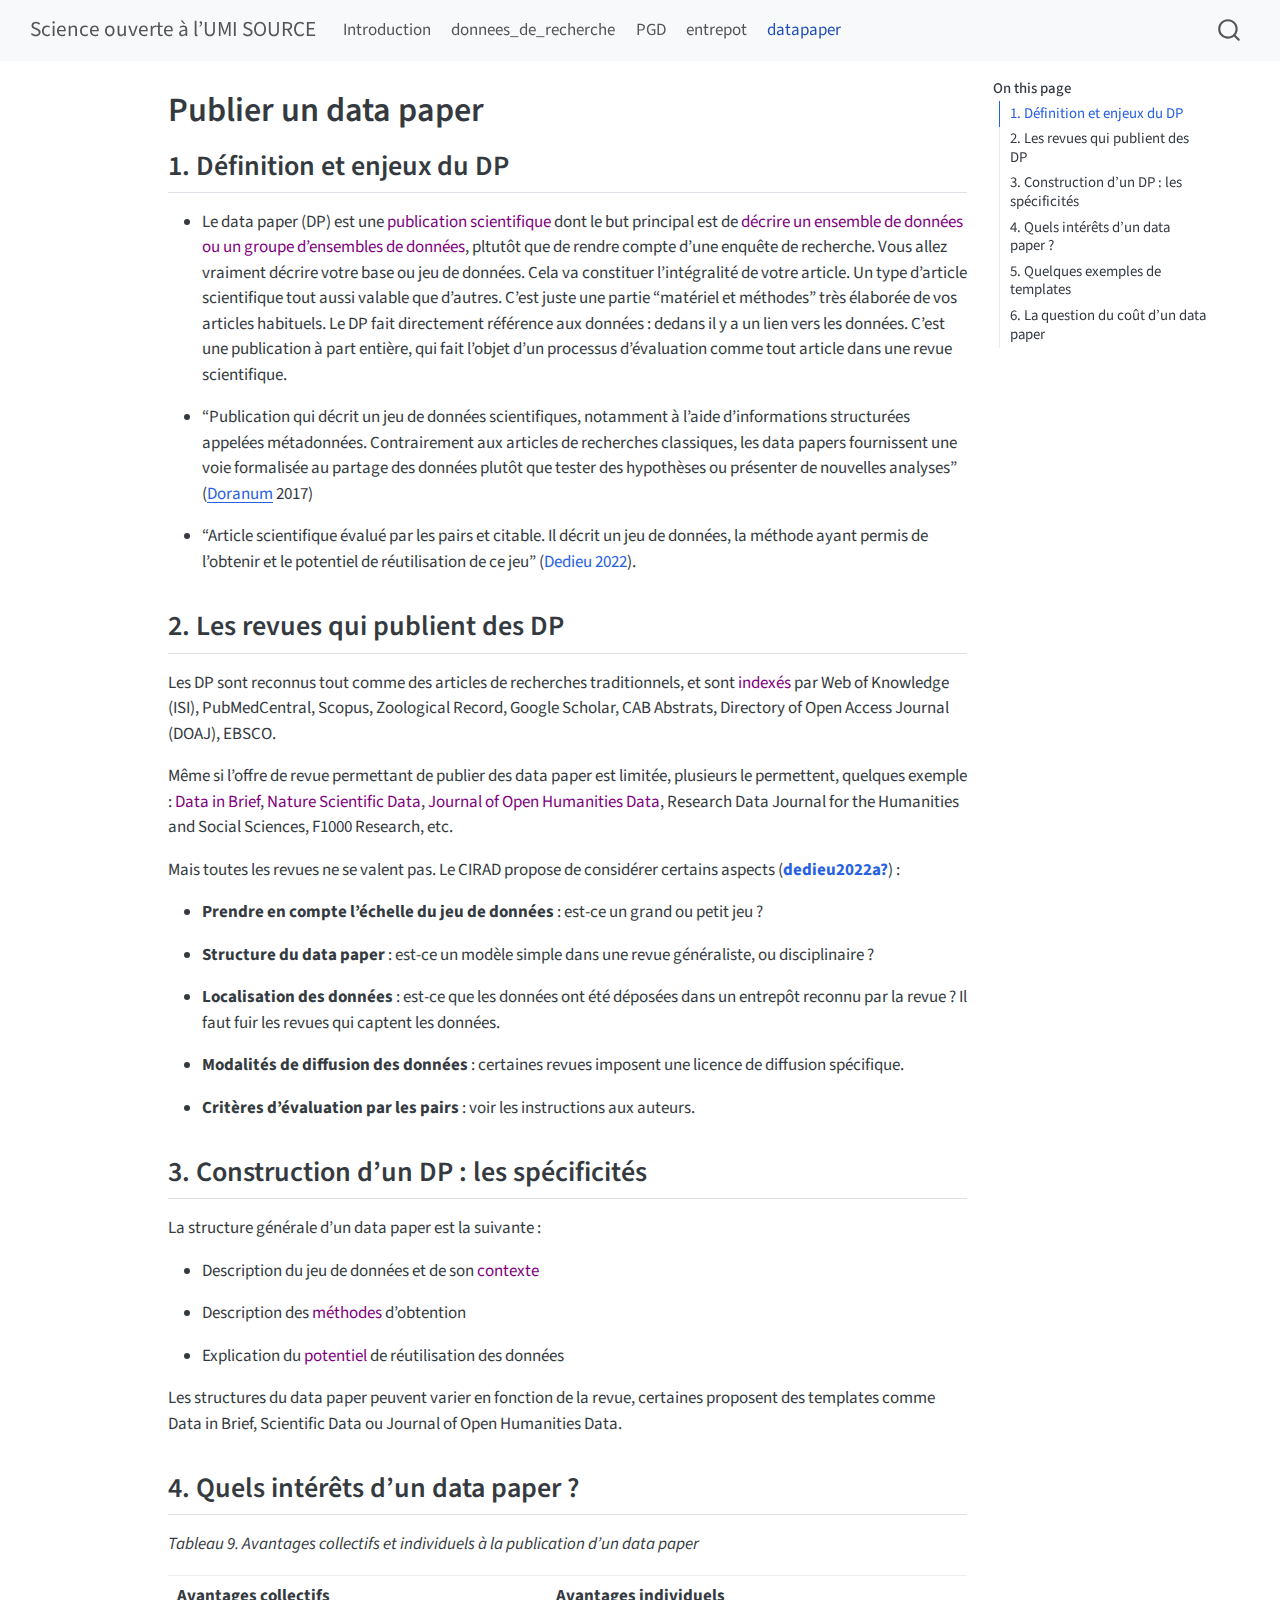
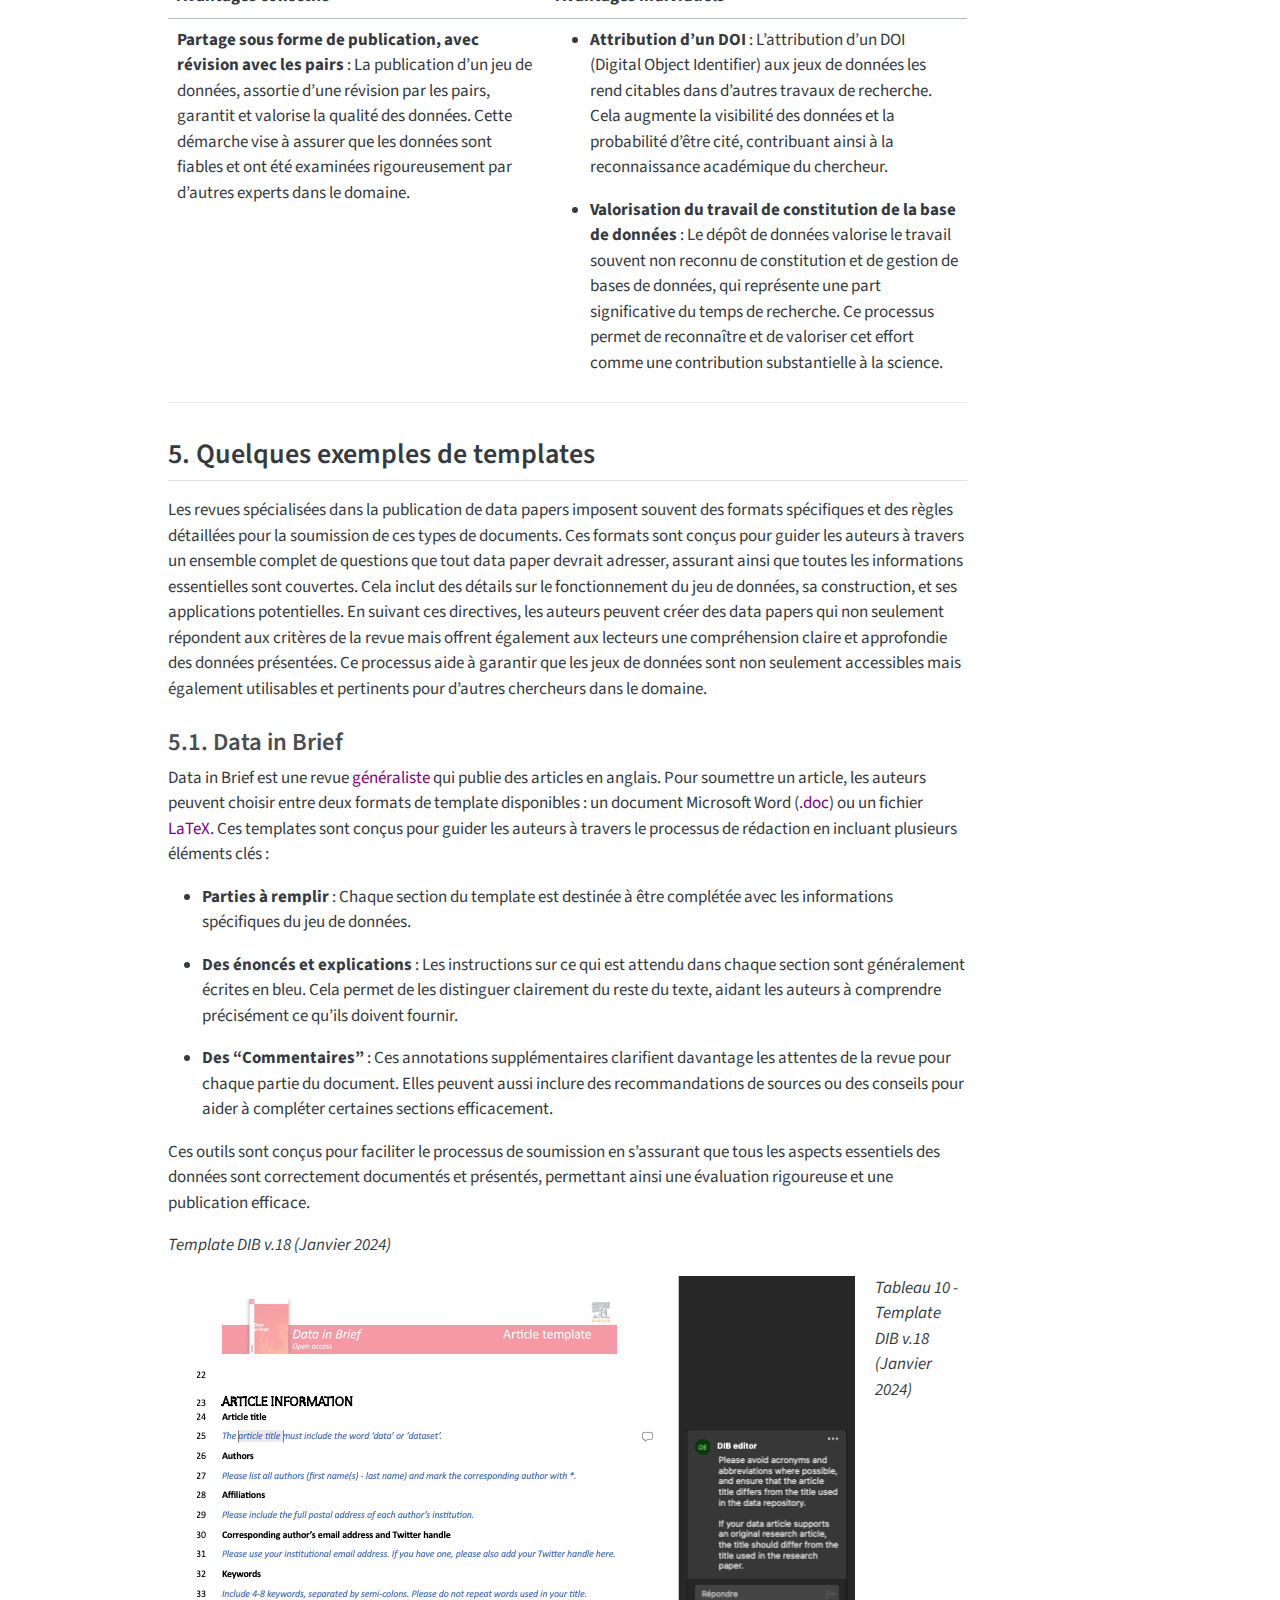
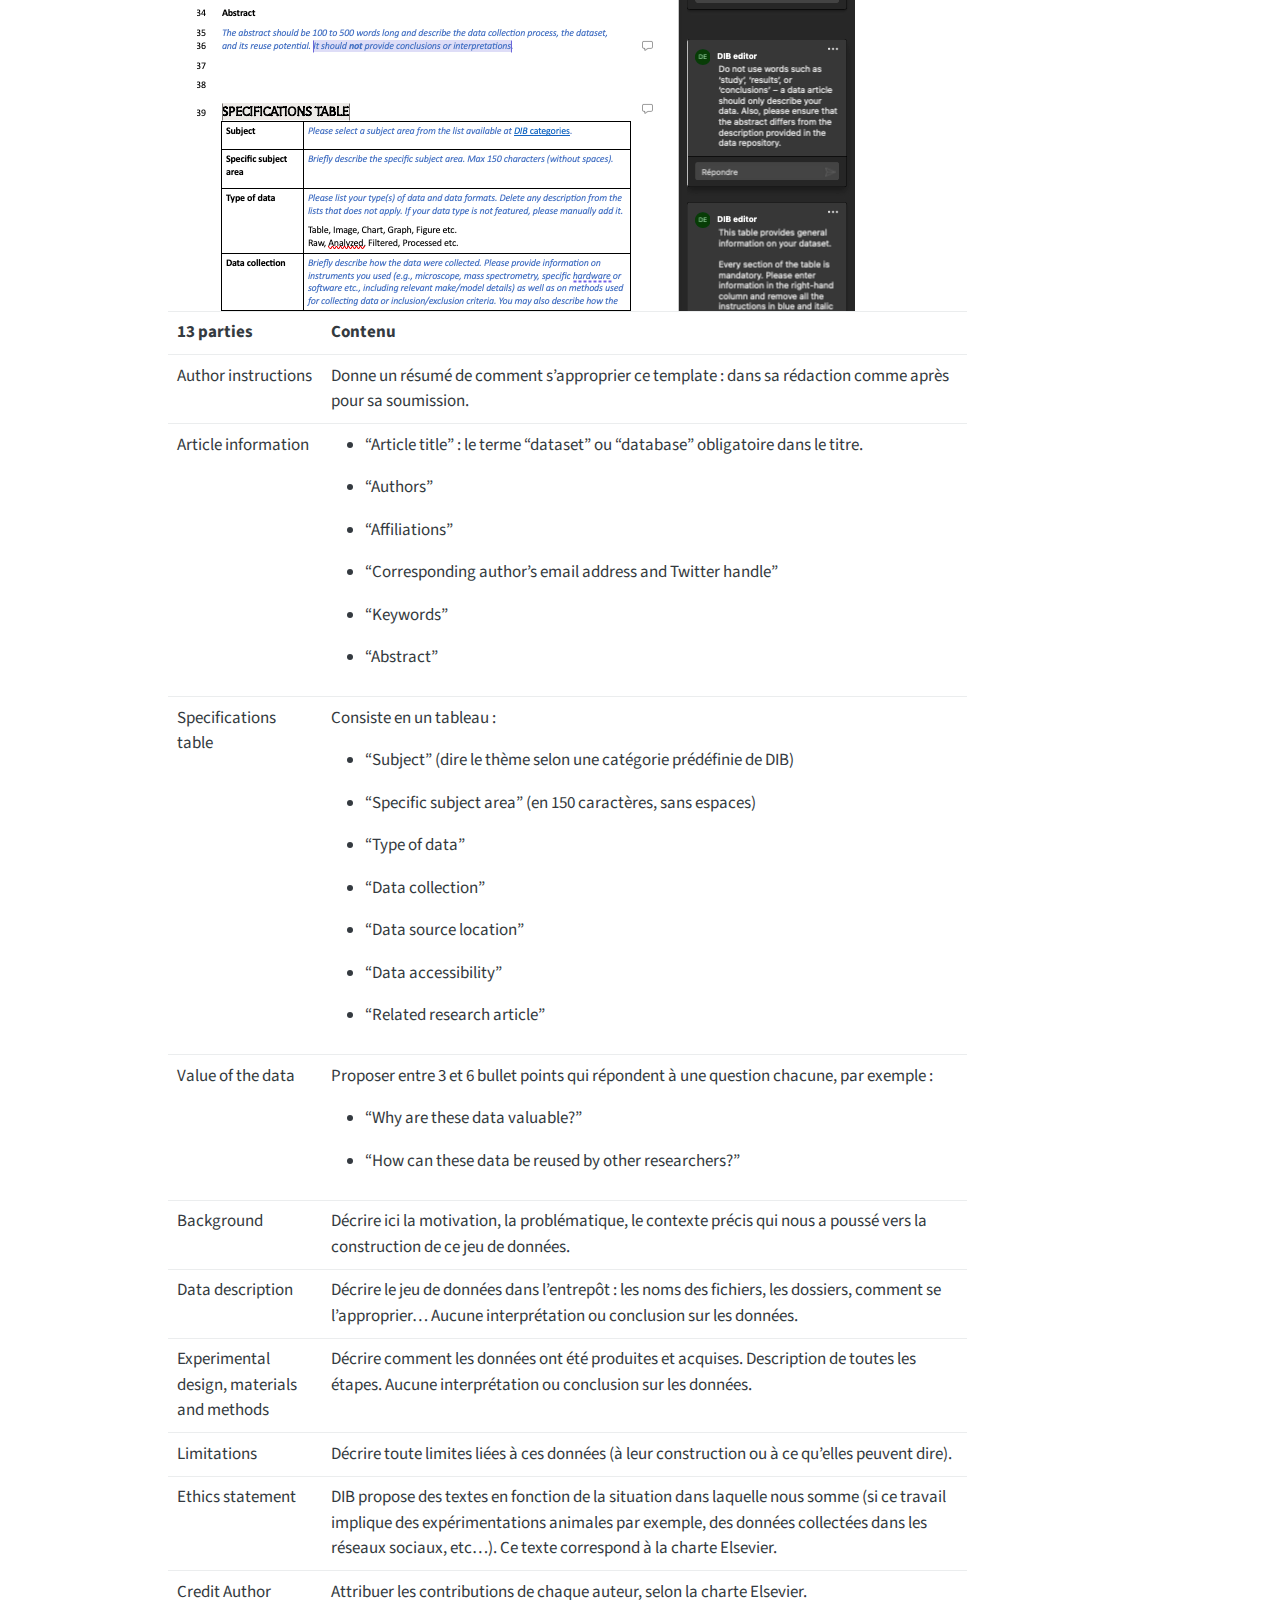
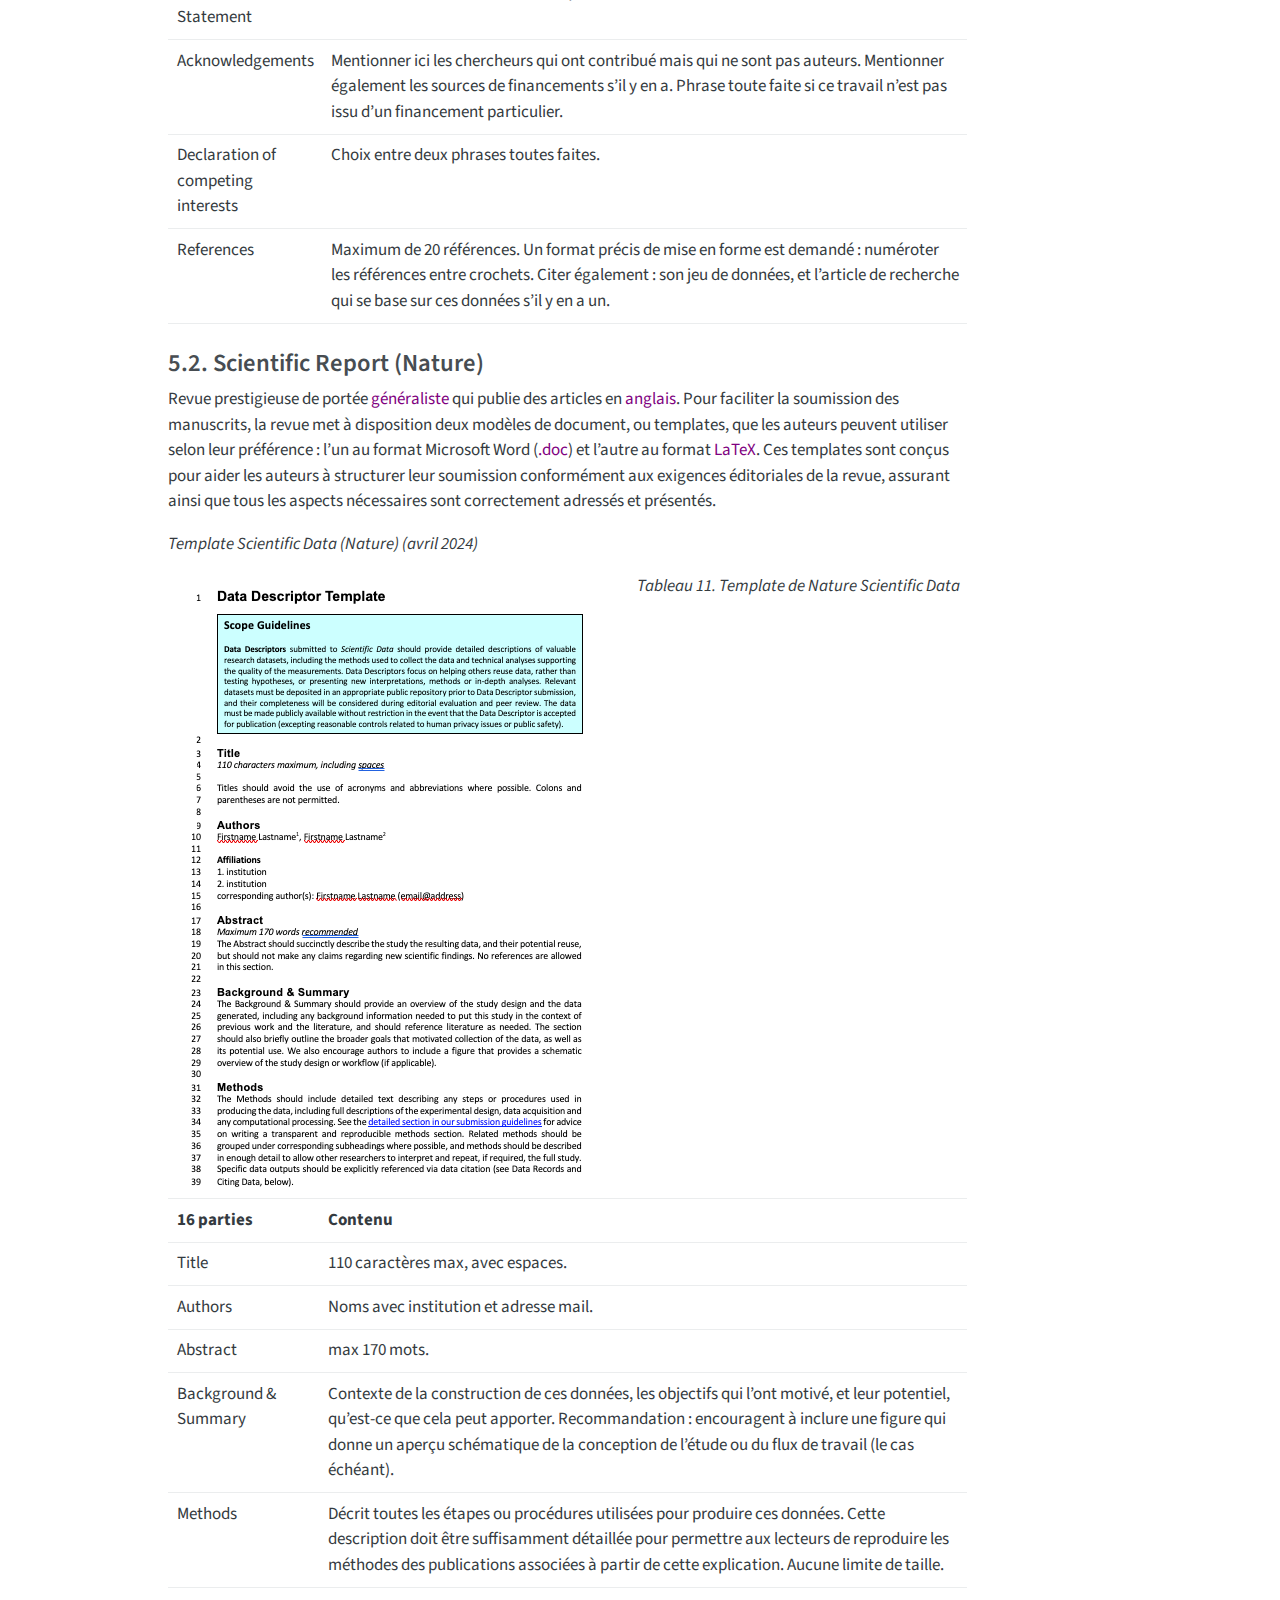
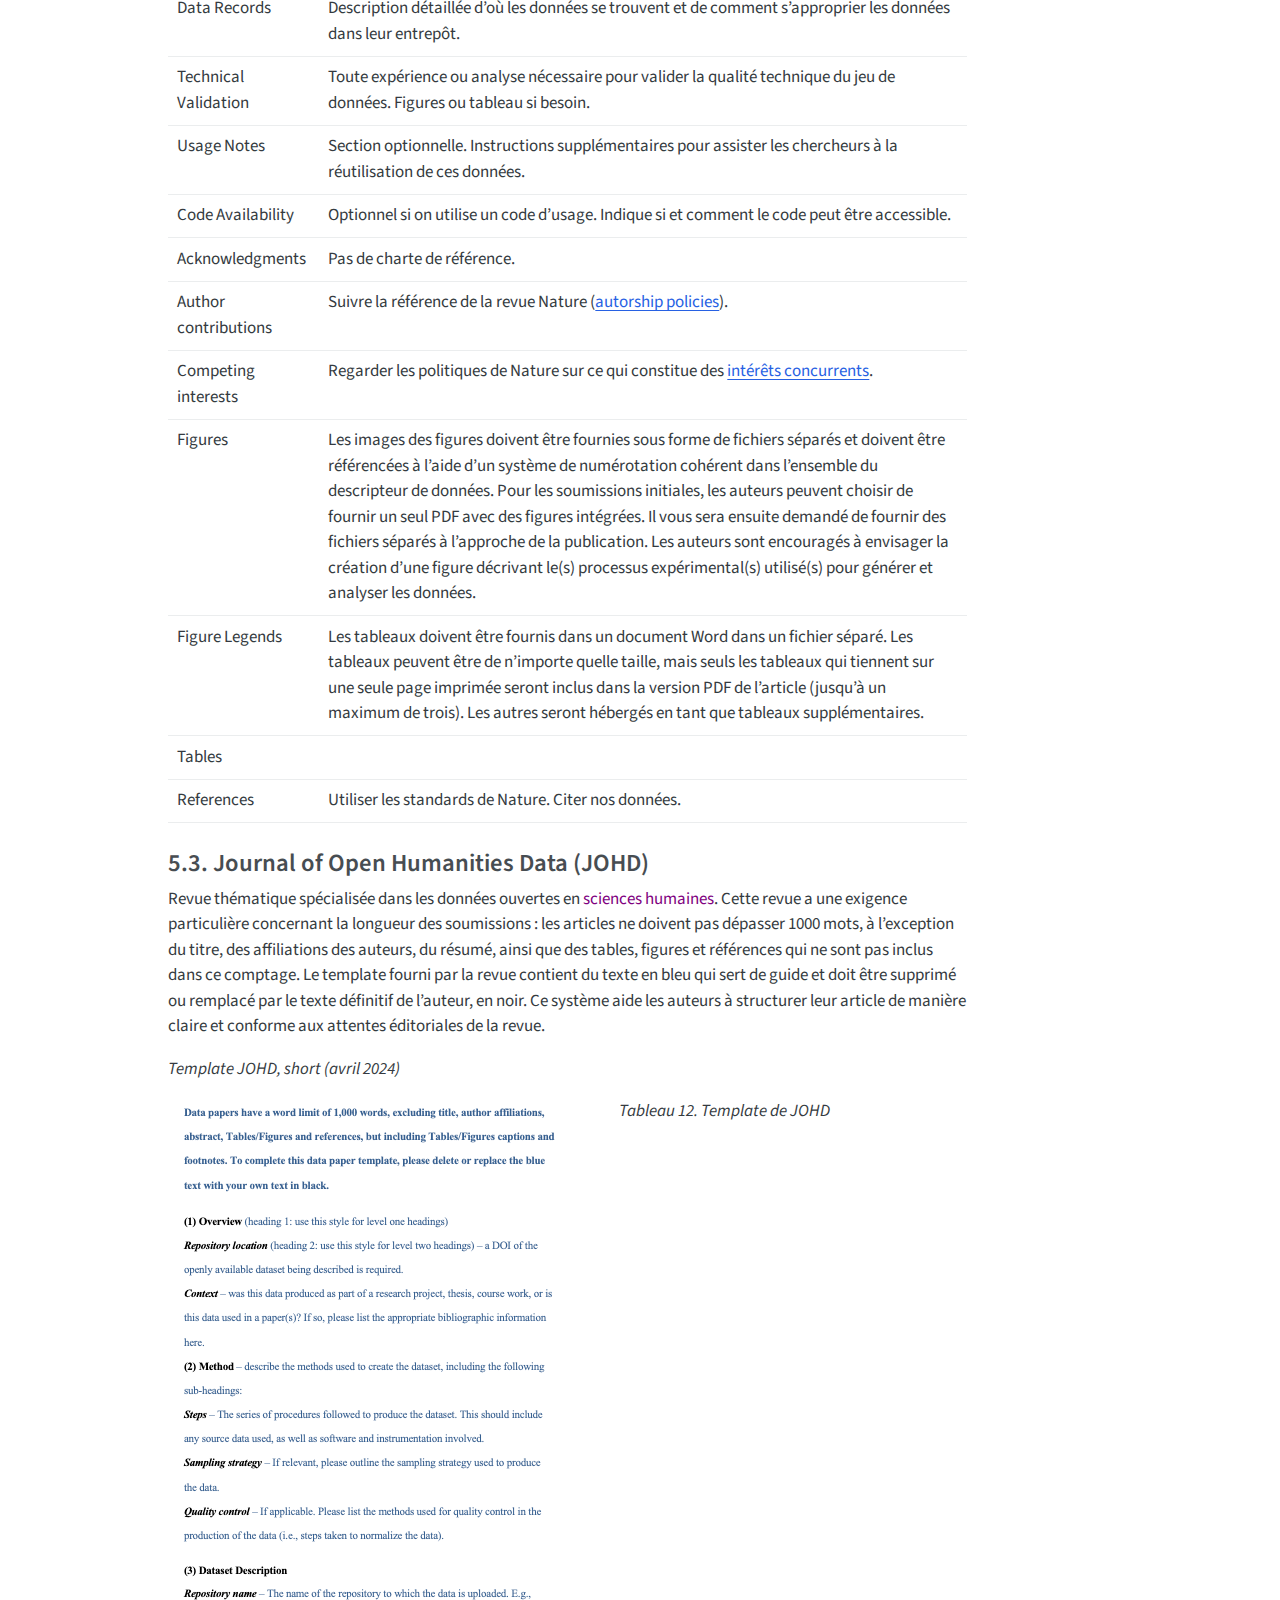
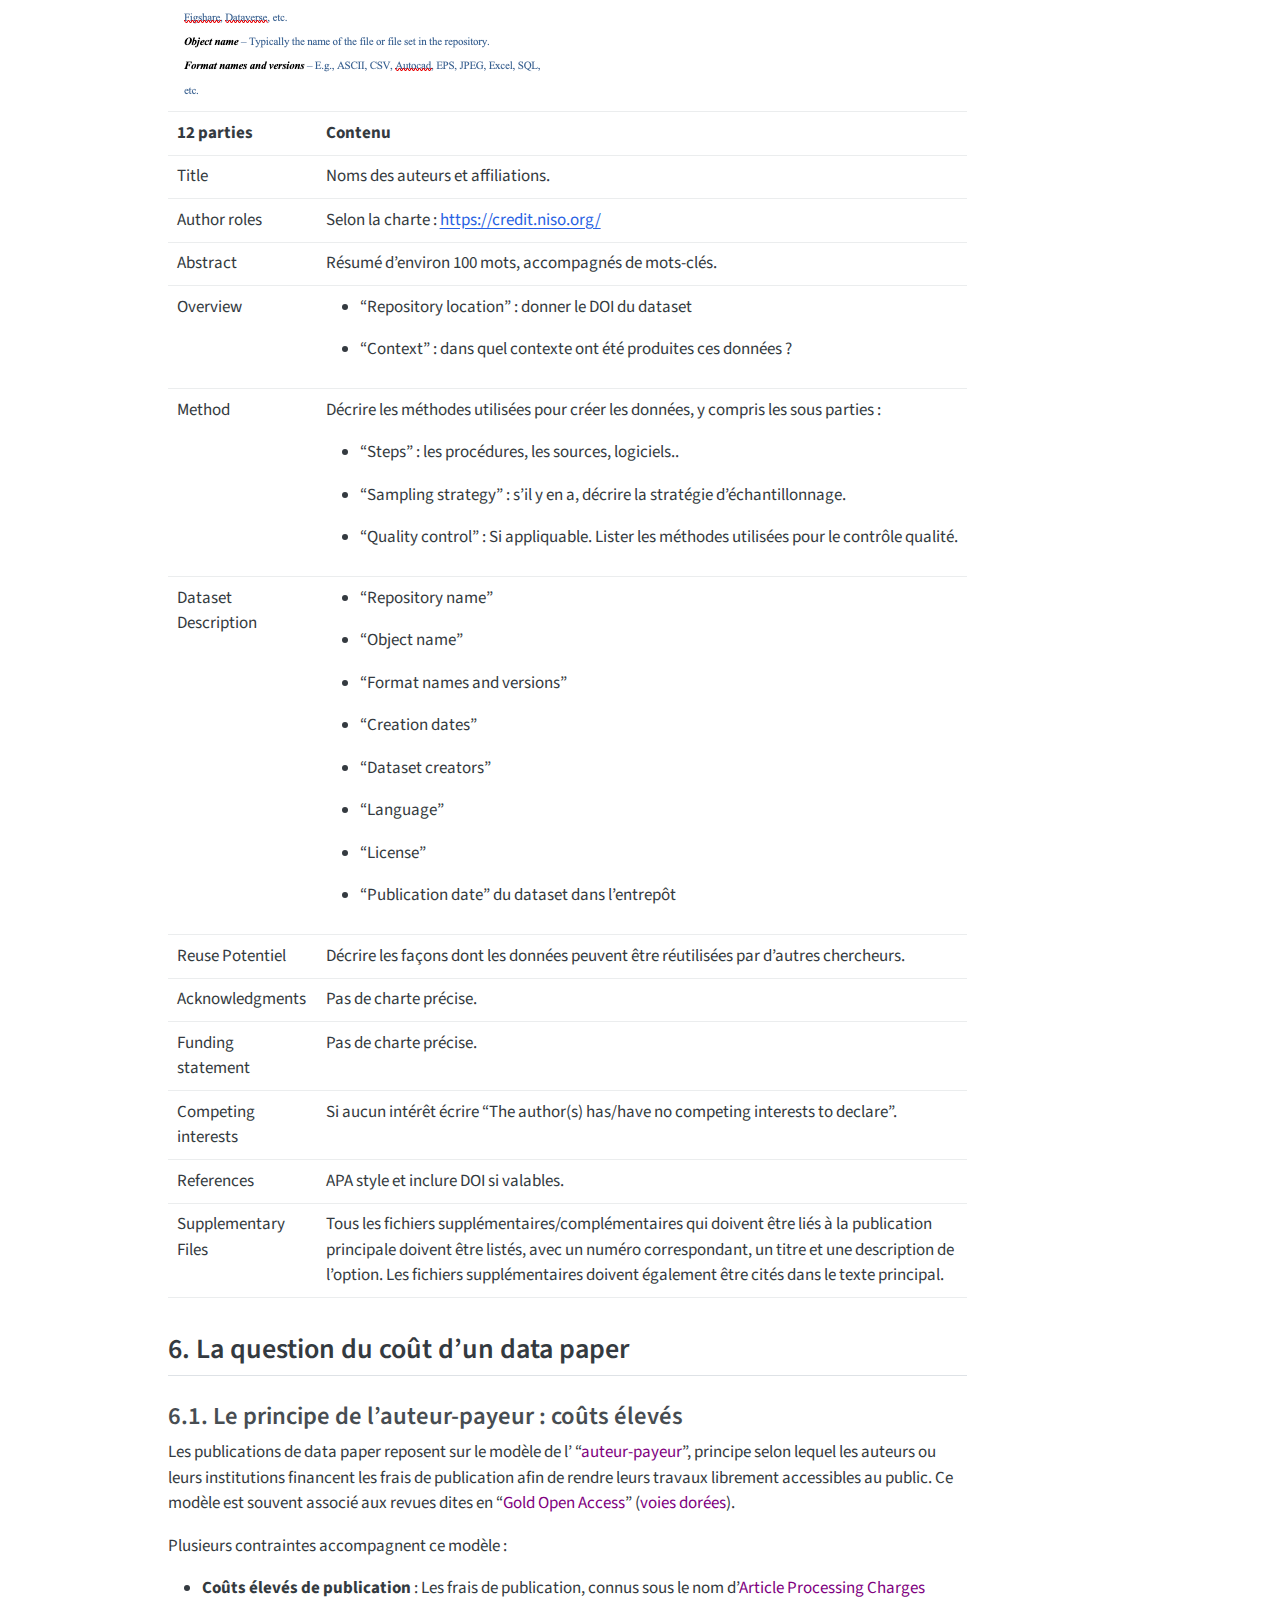
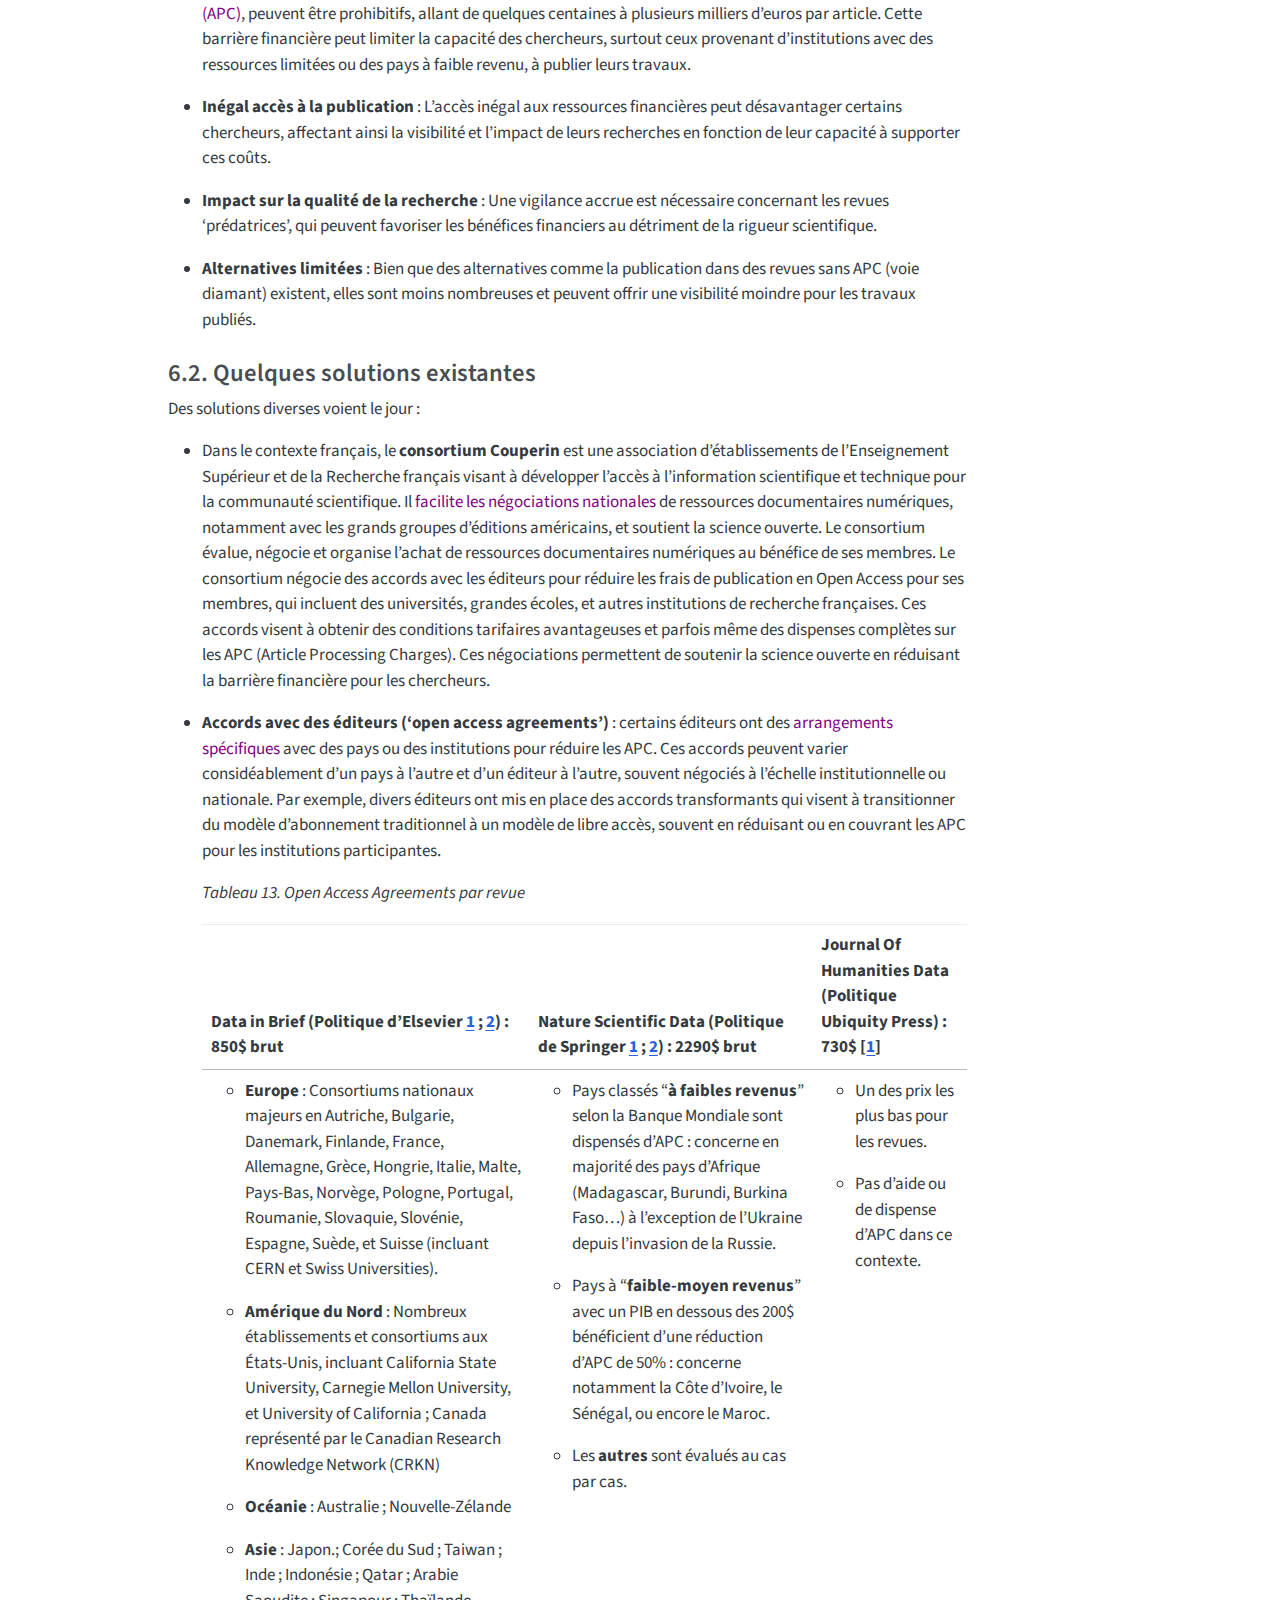
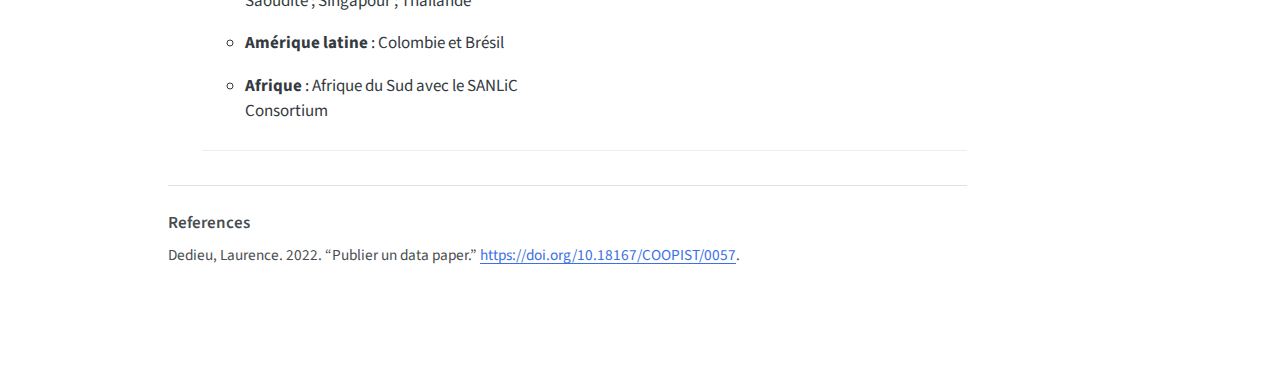
<file: docs/DP.html>
<!DOCTYPE html>
<html xmlns="http://www.w3.org/1999/xhtml" lang="en" xml:lang="en"><head>

<meta charset="utf-8">
<meta name="generator" content="quarto-1.4.553">

<meta name="viewport" content="width=device-width, initial-scale=1.0, user-scalable=yes">


<title>Science ouverte à l’UMI SOURCE - Publier un data paper</title>
<style>
code{white-space: pre-wrap;}
span.smallcaps{font-variant: small-caps;}
div.columns{display: flex; gap: min(4vw, 1.5em);}
div.column{flex: auto; overflow-x: auto;}
div.hanging-indent{margin-left: 1.5em; text-indent: -1.5em;}
ul.task-list{list-style: none;}
ul.task-list li input[type="checkbox"] {
  width: 0.8em;
  margin: 0 0.8em 0.2em -1em; /* quarto-specific, see https://github.com/quarto-dev/quarto-cli/issues/4556 */ 
  vertical-align: middle;
}
/* CSS for citations */
div.csl-bib-body { }
div.csl-entry {
  clear: both;
  margin-bottom: 0em;
}
.hanging-indent div.csl-entry {
  margin-left:2em;
  text-indent:-2em;
}
div.csl-left-margin {
  min-width:2em;
  float:left;
}
div.csl-right-inline {
  margin-left:2em;
  padding-left:1em;
}
div.csl-indent {
  margin-left: 2em;
}</style>


<script src="site_libs/quarto-nav/quarto-nav.js"></script>
<script src="site_libs/quarto-nav/headroom.min.js"></script>
<script src="site_libs/clipboard/clipboard.min.js"></script>
<script src="site_libs/quarto-search/autocomplete.umd.js"></script>
<script src="site_libs/quarto-search/fuse.min.js"></script>
<script src="site_libs/quarto-search/quarto-search.js"></script>
<meta name="quarto:offset" content="./">
<script src="site_libs/quarto-html/quarto.js"></script>
<script src="site_libs/quarto-html/popper.min.js"></script>
<script src="site_libs/quarto-html/tippy.umd.min.js"></script>
<script src="site_libs/quarto-html/anchor.min.js"></script>
<link href="site_libs/quarto-html/tippy.css" rel="stylesheet">
<link href="site_libs/quarto-html/quarto-syntax-highlighting.css" rel="stylesheet" id="quarto-text-highlighting-styles">
<script src="site_libs/bootstrap/bootstrap.min.js"></script>
<link href="site_libs/bootstrap/bootstrap-icons.css" rel="stylesheet">
<link href="site_libs/bootstrap/bootstrap.min.css" rel="stylesheet" id="quarto-bootstrap" data-mode="light">
<script id="quarto-search-options" type="application/json">{
  "location": "navbar",
  "copy-button": false,
  "collapse-after": 3,
  "panel-placement": "end",
  "type": "overlay",
  "limit": 50,
  "keyboard-shortcut": [
    "f",
    "/",
    "s"
  ],
  "show-item-context": false,
  "language": {
    "search-no-results-text": "No results",
    "search-matching-documents-text": "matching documents",
    "search-copy-link-title": "Copy link to search",
    "search-hide-matches-text": "Hide additional matches",
    "search-more-match-text": "more match in this document",
    "search-more-matches-text": "more matches in this document",
    "search-clear-button-title": "Clear",
    "search-text-placeholder": "",
    "search-detached-cancel-button-title": "Cancel",
    "search-submit-button-title": "Submit",
    "search-label": "Search"
  }
}</script>


<link rel="stylesheet" href="styles.css">
</head>

<body class="nav-fixed">

<div id="quarto-search-results"></div>
  <header id="quarto-header" class="headroom fixed-top">
    <nav class="navbar navbar-expand-lg " data-bs-theme="dark">
      <div class="navbar-container container-fluid">
      <div class="navbar-brand-container mx-auto">
    <a class="navbar-brand" href="./index.html">
    <span class="navbar-title">Science ouverte à l’UMI SOURCE</span>
    </a>
  </div>
            <div id="quarto-search" class="" title="Search"></div>
          <button class="navbar-toggler" type="button" data-bs-toggle="collapse" data-bs-target="#navbarCollapse" aria-controls="navbarCollapse" aria-expanded="false" aria-label="Toggle navigation" onclick="if (window.quartoToggleHeadroom) { window.quartoToggleHeadroom(); }">
  <span class="navbar-toggler-icon"></span>
</button>
          <div class="collapse navbar-collapse" id="navbarCollapse">
            <ul class="navbar-nav navbar-nav-scroll me-auto">
  <li class="nav-item">
    <a class="nav-link" href="./index.html"> 
<span class="menu-text">Introduction</span></a>
  </li>  
  <li class="nav-item">
    <a class="nav-link" href="./data_info.html"> 
<span class="menu-text">donnees_de_recherche</span></a>
  </li>  
  <li class="nav-item">
    <a class="nav-link" href="./PGD.html"> 
<span class="menu-text">PGD</span></a>
  </li>  
  <li class="nav-item">
    <a class="nav-link" href="./repository.html"> 
<span class="menu-text">entrepot</span></a>
  </li>  
  <li class="nav-item">
    <a class="nav-link active" href="./DP.html" aria-current="page"> 
<span class="menu-text">datapaper</span></a>
  </li>  
</ul>
          </div> <!-- /navcollapse -->
          <div class="quarto-navbar-tools">
</div>
      </div> <!-- /container-fluid -->
    </nav>
</header>
<!-- content -->
<div id="quarto-content" class="quarto-container page-columns page-rows-contents page-layout-article page-navbar">
<!-- sidebar -->
<!-- margin-sidebar -->
    <div id="quarto-margin-sidebar" class="sidebar margin-sidebar">
        <nav id="TOC" role="doc-toc" class="toc-active">
    <h2 id="toc-title">On this page</h2>
   
  <ul>
  <li><a href="#définition-et-enjeux-du-dp" id="toc-définition-et-enjeux-du-dp" class="nav-link active" data-scroll-target="#définition-et-enjeux-du-dp">1. Définition et enjeux du DP</a></li>
  <li><a href="#les-revues-qui-publient-des-dp" id="toc-les-revues-qui-publient-des-dp" class="nav-link" data-scroll-target="#les-revues-qui-publient-des-dp">2. Les revues qui publient des DP</a></li>
  <li><a href="#construction-dun-dp-les-spécificités" id="toc-construction-dun-dp-les-spécificités" class="nav-link" data-scroll-target="#construction-dun-dp-les-spécificités">3. Construction d’un DP : les spécificités</a></li>
  <li><a href="#quels-intérêts-dun-data-paper" id="toc-quels-intérêts-dun-data-paper" class="nav-link" data-scroll-target="#quels-intérêts-dun-data-paper">4. Quels intérêts d’un data paper ?</a></li>
  <li><a href="#quelques-exemples-de-templates" id="toc-quelques-exemples-de-templates" class="nav-link" data-scroll-target="#quelques-exemples-de-templates">5. Quelques exemples de templates</a>
  <ul class="collapse">
  <li><a href="#data-in-brief" id="toc-data-in-brief" class="nav-link" data-scroll-target="#data-in-brief">5.1. Data in Brief</a></li>
  <li><a href="#scientific-report-nature" id="toc-scientific-report-nature" class="nav-link" data-scroll-target="#scientific-report-nature">5.2. Scientific Report (Nature)</a></li>
  <li><a href="#journal-of-open-humanities-data-johd" id="toc-journal-of-open-humanities-data-johd" class="nav-link" data-scroll-target="#journal-of-open-humanities-data-johd">5.3. Journal of Open Humanities Data (JOHD)</a></li>
  </ul></li>
  <li><a href="#la-question-du-coût-dun-data-paper" id="toc-la-question-du-coût-dun-data-paper" class="nav-link" data-scroll-target="#la-question-du-coût-dun-data-paper">6. La question du coût d’un data paper</a>
  <ul class="collapse">
  <li><a href="#le-principe-de-lauteur-payeur-coûts-élevés" id="toc-le-principe-de-lauteur-payeur-coûts-élevés" class="nav-link" data-scroll-target="#le-principe-de-lauteur-payeur-coûts-élevés">6.1. Le principe de l’auteur-payeur : coûts élevés</a></li>
  <li><a href="#quelques-solutions-existantes" id="toc-quelques-solutions-existantes" class="nav-link" data-scroll-target="#quelques-solutions-existantes">6.2. Quelques solutions existantes</a></li>
  </ul></li>
  </ul>
</nav>
    </div>
<!-- main -->
<main class="content" id="quarto-document-content">

<header id="title-block-header" class="quarto-title-block default">
<div class="quarto-title">
<h1 class="title">Publier un data paper</h1>
</div>



<div class="quarto-title-meta">

    
  
    
  </div>
  


</header>


<section id="définition-et-enjeux-du-dp" class="level2">
<h2 class="anchored" data-anchor-id="définition-et-enjeux-du-dp">1. Définition et enjeux du DP</h2>
<ul>
<li><p>Le data paper (DP) est une <span style="color: purple;">publication scientifique</span> dont le but principal est de <span style="color: purple;">décrire un ensemble de données ou un groupe d’ensembles de données</span>, pltutôt que de rendre compte d’une enquête de recherche. Vous allez vraiment décrire votre base ou jeu de données. Cela va constituer l’intégralité de votre article. Un type d’article scientifique tout aussi valable que d’autres. C’est juste une partie “matériel et méthodes” très élaborée de vos articles habituels.&nbsp;Le DP fait directement référence aux données : dedans il y a un lien vers les données. C’est une publication à part entière, qui fait l’objet d’un processus d’évaluation comme tout article dans une revue scientifique.</p></li>
<li><p>“Publication qui décrit un jeu de données scientifiques, notamment à l’aide d’informations structurées appelées métadonnées. Contrairement aux articles de recherches classiques, les data papers fournissent une voie formalisée au partage des données plutôt que tester des hypothèses ou présenter de nouvelles analyses” (<a href="https://doranum.fr/wp-content/uploads/Fiche_synthetique_datapaper.pdf">Doranum</a> 2017)</p></li>
<li><p>“Article scientifique évalué par les pairs et citable. Il décrit un jeu de données, la méthode ayant permis de l’obtenir et le potentiel de réutilisation de ce jeu” <span class="citation" data-cites="dedieu2022">(<a href="#ref-dedieu2022" role="doc-biblioref">Dedieu 2022</a>)</span>.</p></li>
</ul>
</section>
<section id="les-revues-qui-publient-des-dp" class="level2">
<h2 class="anchored" data-anchor-id="les-revues-qui-publient-des-dp">2. Les revues qui publient des DP</h2>
<p>Les DP sont reconnus tout comme des articles de recherches traditionnels, et sont <span style="color: purple;">indexés</span> par Web of Knowledge (ISI), PubMedCentral, Scopus, Zoological Record, Google Scholar, CAB Abstrats, Directory of Open Access Journal (DOAJ), EBSCO.</p>
<p>Même si l’offre de revue permettant de publier des data paper est limitée, plusieurs le permettent, quelques exemple : <span style="color: purple;">Data in Brief</span>, <span style="color: purple;">Nature Scientific Data</span>, <span style="color: purple;">Journal of Open Humanities Data</span>, Research Data Journal for the Humanities and Social Sciences, F1000 Research, etc.</p>
<p>Mais toutes les revues ne se valent pas. Le CIRAD propose de considérer certains aspects <span class="citation" data-cites="dedieu2022a">(<a href="#ref-dedieu2022a" role="doc-biblioref"><strong>dedieu2022a?</strong></a>)</span> :</p>
<ul>
<li><p><strong>Prendre en compte l’échelle du jeu de données</strong> : est-ce un grand ou petit jeu ?</p></li>
<li><p><strong>Structure du data paper</strong> : est-ce un modèle simple dans une revue généraliste, ou disciplinaire ?</p></li>
<li><p><strong>Localisation des données</strong> : est-ce que les données ont été déposées dans un entrepôt reconnu par la revue ? Il faut fuir les revues qui captent les données.</p></li>
<li><p><strong>Modalités de diffusion des données</strong> : certaines revues imposent une licence de diffusion spécifique.</p></li>
<li><p><strong>Critères d’évaluation par les pairs</strong> : voir les instructions aux auteurs.</p></li>
</ul>
</section>
<section id="construction-dun-dp-les-spécificités" class="level2">
<h2 class="anchored" data-anchor-id="construction-dun-dp-les-spécificités">3. Construction d’un DP : les spécificités</h2>
<p>La structure générale d’un data paper est la suivante :</p>
<ul>
<li><p>Description du jeu de données et de son <span style="color: purple;">contexte</span></p></li>
<li><p>Description des <span style="color: purple;">méthodes</span> d’obtention</p></li>
<li><p>Explication du <span style="color: purple;">potentiel</span> de réutilisation des données</p></li>
</ul>
<p>Les structures du data paper peuvent varier en fonction de la revue, certaines proposent des templates comme Data in Brief, Scientific Data ou Journal of Open Humanities Data.</p>
</section>
<section id="quels-intérêts-dun-data-paper" class="level2">
<h2 class="anchored" data-anchor-id="quels-intérêts-dun-data-paper">4. Quels intérêts d’un data paper ?</h2>
<p><em>Tableau 9. Avantages collectifs et individuels à la publication d’un data paper</em></p>
<table class="table">
<colgroup>
<col style="width: 47%">
<col style="width: 52%">
</colgroup>
<thead>
<tr class="header">
<th>Avantages collectifs</th>
<th>Avantages individuels</th>
</tr>
</thead>
<tbody>
<tr class="odd">
<td><strong>Partage sous forme de publication, avec révision avec les pairs</strong> : La publication d’un jeu de données, assortie d’une révision par les pairs, garantit et valorise la qualité des données. Cette démarche vise à assurer que les données sont fiables et ont été examinées rigoureusement par d’autres experts dans le domaine.</td>
<td><ul>
<li><p><strong>Attribution d’un DOI</strong> : L’attribution d’un DOI (Digital Object Identifier) aux jeux de données les rend citables dans d’autres travaux de recherche. Cela augmente la visibilité des données et la probabilité d’être cité, contribuant ainsi à la reconnaissance académique du chercheur.</p></li>
<li><p><strong>Valorisation du travail de constitution de la base de données</strong> : Le dépôt de données valorise le travail souvent non reconnu de constitution et de gestion de bases de données, qui représente une part significative du temps de recherche. Ce processus permet de reconnaître et de valoriser cet effort comme une contribution substantielle à la science.</p></li>
</ul></td>
</tr>
</tbody>
</table>
</section>
<section id="quelques-exemples-de-templates" class="level2">
<h2 class="anchored" data-anchor-id="quelques-exemples-de-templates">5. Quelques exemples de templates</h2>
<p>Les revues spécialisées dans la publication de data papers imposent souvent des formats spécifiques et des règles détaillées pour la soumission de ces types de documents. Ces formats sont conçus pour guider les auteurs à travers un ensemble complet de questions que tout data paper devrait adresser, assurant ainsi que toutes les informations essentielles sont couvertes. Cela inclut des détails sur le fonctionnement du jeu de données, sa construction, et ses applications potentielles. En suivant ces directives, les auteurs peuvent créer des data papers qui non seulement répondent aux critères de la revue mais offrent également aux lecteurs une compréhension claire et approfondie des données présentées. Ce processus aide à garantir que les jeux de données sont non seulement accessibles mais également utilisables et pertinents pour d’autres chercheurs dans le domaine.</p>
<section id="data-in-brief" class="level3">
<h3 class="anchored" data-anchor-id="data-in-brief">5.1. Data in Brief</h3>
<p>Data in Brief est une revue <span style="color: purple;">généraliste</span> qui publie des articles en anglais. Pour soumettre un article, les auteurs peuvent choisir entre deux formats de template disponibles : un document Microsoft Word (<span style="color: purple;">.doc</span>) ou un fichier <span style="color: purple;">LaTeX</span>. Ces templates sont conçus pour guider les auteurs à travers le processus de rédaction en incluant plusieurs éléments clés :</p>
<ul>
<li><p><strong>Parties à remplir</strong> : Chaque section du template est destinée à être complétée avec les informations spécifiques du jeu de données.</p></li>
<li><p><strong>Des énoncés et explications</strong> : Les instructions sur ce qui est attendu dans chaque section sont généralement écrites en bleu. Cela permet de les distinguer clairement du reste du texte, aidant les auteurs à comprendre précisément ce qu’ils doivent fournir.</p></li>
<li><p><strong>Des “Commentaires”</strong> : Ces annotations supplémentaires clarifient davantage les attentes de la revue pour chaque partie du document. Elles peuvent aussi inclure des recommandations de sources ou des conseils pour aider à compléter certaines sections efficacement.</p></li>
</ul>
<p>Ces outils sont conçus pour faciliter le processus de soumission en s’assurant que tous les aspects essentiels des données sont correctement documentés et présentés, permettant ainsi une évaluation rigoureuse et une publication efficace.</p>
<p><em>Template DIB v.18 (Janvier 2024)</em></p>
<p><img src="images/dib.png" class="img-fluid"></p>
<p><em>Tableau 10 - Template DIB v.18 (Janvier 2024)</em></p>
<table class="table">
<colgroup>
<col style="width: 15%">
<col style="width: 84%">
</colgroup>
<tbody>
<tr class="odd">
<td><strong>13 parties</strong></td>
<td><strong>Contenu</strong></td>
</tr>
<tr class="even">
<td>Author instructions</td>
<td>Donne un résumé de comment s’approprier ce template : dans sa rédaction comme après pour sa soumission.</td>
</tr>
<tr class="odd">
<td>Article information</td>
<td><ul>
<li><p>“Article title” : le terme “dataset” ou “database” obligatoire dans le titre.</p></li>
<li><p>“Authors”</p></li>
<li><p>“Affiliations”</p></li>
<li><p>“Corresponding author’s email address and Twitter handle”</p></li>
<li><p>“Keywords”</p></li>
<li><p>“Abstract”</p></li>
</ul></td>
</tr>
<tr class="even">
<td>Specifications table</td>
<td><p>Consiste en un tableau :</p>
<ul>
<li><p>“Subject” (dire le thème selon une catégorie prédéfinie de DIB)</p></li>
<li><p>“Specific subject area” (en 150 caractères, sans espaces)</p></li>
<li><p>“Type of data”</p></li>
<li><p>“Data collection”</p></li>
<li><p>“Data source location”</p></li>
<li><p>“Data accessibility”</p></li>
<li><p>“Related research article”</p></li>
</ul></td>
</tr>
<tr class="odd">
<td>Value of the data</td>
<td><p>Proposer entre 3 et 6 bullet points qui répondent à une question chacune, par exemple :</p>
<ul>
<li><p>“Why are these data valuable?”</p></li>
<li><p>“How can these data be reused by other researchers?”</p></li>
</ul></td>
</tr>
<tr class="even">
<td>Background</td>
<td>Décrire ici la motivation, la problématique, le contexte précis qui nous a poussé vers la construction de ce jeu de données.</td>
</tr>
<tr class="odd">
<td>Data description</td>
<td>Décrire le jeu de données dans l’entrepôt : les noms des fichiers, les dossiers, comment se l’approprier… Aucune interprétation ou conclusion sur les données.</td>
</tr>
<tr class="even">
<td>Experimental design, materials and methods</td>
<td>Décrire comment les données ont été produites et acquises. Description de toutes les étapes. Aucune interprétation ou conclusion sur les données.</td>
</tr>
<tr class="odd">
<td>Limitations</td>
<td>Décrire toute limites liées à ces données (à leur construction ou à ce qu’elles peuvent dire).</td>
</tr>
<tr class="even">
<td>Ethics statement</td>
<td>DIB propose des textes en fonction de la situation dans laquelle nous somme (si ce travail implique des expérimentations animales par exemple, des données collectées dans les réseaux sociaux, etc…). Ce texte correspond à la charte Elsevier.</td>
</tr>
<tr class="odd">
<td>Credit Author Statement</td>
<td>Attribuer les contributions de chaque auteur, selon la charte Elsevier.</td>
</tr>
<tr class="even">
<td>Acknowledgements</td>
<td>Mentionner ici les chercheurs qui ont contribué mais qui ne sont pas auteurs. Mentionner également les sources de financements s’il y en a. Phrase toute faite si ce travail n’est pas issu d’un financement particulier.</td>
</tr>
<tr class="odd">
<td>Declaration of competing interests</td>
<td>Choix entre deux phrases toutes faites.</td>
</tr>
<tr class="even">
<td>References</td>
<td>Maximum de 20 références. Un format précis de mise en forme est demandé : numéroter les références entre crochets. Citer également : son jeu de données, et l’article de recherche qui se base sur ces données s’il y en a un.</td>
</tr>
</tbody>
</table>
</section>
<section id="scientific-report-nature" class="level3">
<h3 class="anchored" data-anchor-id="scientific-report-nature">5.2. Scientific Report (Nature)</h3>
<p>Revue prestigieuse de portée <span style="color: purple;">généraliste</span> qui publie des articles en <span style="color: purple;">anglais</span>. Pour faciliter la soumission des manuscrits, la revue met à disposition deux modèles de document, ou templates, que les auteurs peuvent utiliser selon leur préférence : l’un au format Microsoft Word (<span style="color: purple;">.doc</span>) et l’autre au format <span style="color: purple;">LaTeX</span>. Ces templates sont conçus pour aider les auteurs à structurer leur soumission conformément aux exigences éditoriales de la revue, assurant ainsi que tous les aspects nécessaires sont correctement adressés et présentés.</p>
<p><em>Template Scientific Data (Nature) (avril 2024)</em></p>
<p><img src="images/scidata.png" class="img-fluid"></p>
<p><em>Tableau 11. Template de Nature Scientific Data</em></p>
<table class="table">
<tbody>
<tr class="odd">
<td><strong>16 parties</strong></td>
<td><strong>Contenu</strong></td>
</tr>
<tr class="even">
<td>Title</td>
<td>110 caractères max, avec espaces.</td>
</tr>
<tr class="odd">
<td>Authors</td>
<td>Noms avec institution et adresse mail.</td>
</tr>
<tr class="even">
<td>Abstract</td>
<td>max 170 mots.</td>
</tr>
<tr class="odd">
<td>Background &amp; Summary</td>
<td>Contexte de la construction de ces données, les objectifs qui l’ont motivé, et leur potentiel, qu’est-ce que cela peut apporter. Recommandation : encouragent à inclure une figure qui donne un aperçu schématique de la conception de l’étude ou du flux de travail (le cas échéant).</td>
</tr>
<tr class="even">
<td>Methods</td>
<td>Décrit toutes les étapes ou procédures utilisées pour produire ces données. Cette description doit être suffisamment détaillée pour permettre aux lecteurs de reproduire les méthodes des publications associées à partir de cette explication. Aucune limite de taille.</td>
</tr>
<tr class="odd">
<td>Data Records</td>
<td>Description détaillée d’où les données se trouvent et de comment s’approprier les données dans leur entrepôt.</td>
</tr>
<tr class="even">
<td>Technical Validation</td>
<td>Toute expérience ou analyse nécessaire pour valider la qualité technique du jeu de données. Figures ou tableau si besoin.</td>
</tr>
<tr class="odd">
<td>Usage Notes</td>
<td>Section optionnelle. Instructions supplémentaires pour assister les chercheurs à la réutilisation de ces données.</td>
</tr>
<tr class="even">
<td>Code Availability</td>
<td>Optionnel si on utilise un code d’usage. Indique si et comment le code peut être accessible.</td>
</tr>
<tr class="odd">
<td>Acknowledgments</td>
<td>Pas de charte de référence.</td>
</tr>
<tr class="even">
<td>Author contributions</td>
<td>Suivre la référence de la revue Nature (<a href="https://www-nature-com.ezproxy.universite-paris-saclay.fr/nature-portfolio/editorial-policies/authorship">autorship policies</a>).</td>
</tr>
<tr class="odd">
<td>Competing interests</td>
<td>Regarder les politiques de Nature sur ce qui constitue des <a href="https://www-nature-com.ezproxy.universite-paris-saclay.fr/sdata/policies/editorial-and-publishing-policies#competing">intérêts concurrents</a>.</td>
</tr>
<tr class="even">
<td>Figures</td>
<td>Les images des figures doivent être fournies sous forme de fichiers séparés et doivent être référencées à l’aide d’un système de numérotation cohérent dans l’ensemble du descripteur de données. Pour les soumissions initiales, les auteurs peuvent choisir de fournir un seul PDF avec des figures intégrées. Il vous sera ensuite demandé de fournir des fichiers séparés à l’approche de la publication. Les auteurs sont encouragés à envisager la création d’une figure décrivant le(s) processus expérimental(s) utilisé(s) pour générer et analyser les données.</td>
</tr>
<tr class="odd">
<td>Figure Legends</td>
<td>Les tableaux doivent être fournis dans un document Word dans un fichier séparé. Les tableaux peuvent être de n’importe quelle taille, mais seuls les tableaux qui tiennent sur une seule page imprimée seront inclus dans la version PDF de l’article (jusqu’à un maximum de trois). Les autres seront hébergés en tant que tableaux supplémentaires.</td>
</tr>
<tr class="even">
<td>Tables</td>
<td></td>
</tr>
<tr class="odd">
<td>References</td>
<td>Utiliser les standards de Nature. Citer nos données.</td>
</tr>
</tbody>
</table>
</section>
<section id="journal-of-open-humanities-data-johd" class="level3">
<h3 class="anchored" data-anchor-id="journal-of-open-humanities-data-johd">5.3. Journal of Open Humanities Data (JOHD)</h3>
<p>Revue thématique spécialisée dans les données ouvertes en <span style="color: purple;">sciences humaines</span>. Cette revue a une exigence particulière concernant la longueur des soumissions : les articles ne doivent pas dépasser 1000 mots, à l’exception du titre, des affiliations des auteurs, du résumé, ainsi que des tables, figures et références qui ne sont pas inclus dans ce comptage. Le template fourni par la revue contient du texte en bleu qui sert de guide et doit être supprimé ou remplacé par le texte définitif de l’auteur, en noir. Ce système aide les auteurs à structurer leur article de manière claire et conforme aux attentes éditoriales de la revue.</p>
<p><em>Template JOHD, short (avril 2024)</em></p>
<p><img src="images/JOHD.png" class="img-fluid"></p>
<p><em>Tableau 12. Template de JOHD</em></p>
<table class="table">
<tbody>
<tr class="odd">
<td><strong>12 parties</strong></td>
<td><strong>Contenu</strong></td>
</tr>
<tr class="even">
<td>Title</td>
<td>Noms des auteurs et affiliations.</td>
</tr>
<tr class="odd">
<td>Author roles</td>
<td>Selon la charte : <a href="https://credit.niso.org/" class="uri">https://credit.niso.org/</a></td>
</tr>
<tr class="even">
<td>Abstract</td>
<td>Résumé d’environ 100 mots, accompagnés de mots-clés.</td>
</tr>
<tr class="odd">
<td>Overview</td>
<td><ul>
<li><p>“Repository location” : donner le DOI du dataset</p></li>
<li><p>“Context” : dans quel contexte ont été produites ces données ?</p></li>
</ul></td>
</tr>
<tr class="even">
<td>Method</td>
<td><p>Décrire les méthodes utilisées pour créer les données, y compris les sous parties :</p>
<ul>
<li><p>“Steps” : les procédures, les sources, logiciels..</p></li>
<li><p>“Sampling strategy” : s’il y en a, décrire la stratégie d’échantillonnage.</p></li>
<li><p>“Quality control” : Si appliquable. Lister les méthodes utilisées pour le contrôle qualité.</p></li>
</ul></td>
</tr>
<tr class="odd">
<td>Dataset Description</td>
<td><ul>
<li><p>“Repository name”</p></li>
<li><p>“Object name”</p></li>
<li><p>“Format names and versions”</p></li>
<li><p>“Creation dates”</p></li>
<li><p>“Dataset creators”</p></li>
<li><p>“Language”</p></li>
<li><p>“License”</p></li>
<li><p>“Publication date” du dataset dans l’entrepôt</p></li>
</ul></td>
</tr>
<tr class="even">
<td>Reuse Potentiel</td>
<td>Décrire les façons dont les données peuvent être réutilisées par d’autres chercheurs.</td>
</tr>
<tr class="odd">
<td>Acknowledgments</td>
<td>Pas de charte précise.</td>
</tr>
<tr class="even">
<td>Funding statement</td>
<td>Pas de charte précise.</td>
</tr>
<tr class="odd">
<td>Competing interests</td>
<td>Si aucun intérêt écrire “The author(s) has/have no competing interests to declare”.</td>
</tr>
<tr class="even">
<td>References</td>
<td>APA style et inclure DOI si valables.</td>
</tr>
<tr class="odd">
<td>Supplementary Files</td>
<td>Tous les fichiers supplémentaires/complémentaires qui doivent être liés à la publication principale doivent être listés, avec un numéro correspondant, un titre et une description de l’option. Les fichiers supplémentaires doivent également être cités dans le texte principal.</td>
</tr>
</tbody>
</table>
</section>
</section>
<section id="la-question-du-coût-dun-data-paper" class="level2">
<h2 class="anchored" data-anchor-id="la-question-du-coût-dun-data-paper">6. La question du coût d’un data paper</h2>
<section id="le-principe-de-lauteur-payeur-coûts-élevés" class="level3">
<h3 class="anchored" data-anchor-id="le-principe-de-lauteur-payeur-coûts-élevés">6.1. Le principe de l’auteur-payeur : coûts élevés</h3>
<p>Les publications de data paper reposent sur le modèle de l’ “<span style="color: purple;">auteur-payeur</span>”, principe selon lequel les auteurs ou leurs institutions financent les frais de publication afin de rendre leurs travaux librement accessibles au public. Ce modèle est souvent associé aux revues dites en “<span style="color: purple;">Gold Open Access</span>” (<span style="color: purple;">voies dorées</span>).</p>
<p>Plusieurs contraintes accompagnent ce modèle :</p>
<ul>
<li><p><strong>Coûts élevés de publication</strong> : Les frais de publication, connus sous le nom d’<span style="color: purple;">Article Processing Charges (APC)</span>, peuvent être prohibitifs, allant de quelques centaines à plusieurs milliers d’euros par article. Cette barrière financière peut limiter la capacité des chercheurs, surtout ceux provenant d’institutions avec des ressources limitées ou des pays à faible revenu, à publier leurs travaux.</p></li>
<li><p><strong>Inégal accès à la publication</strong> : L’accès inégal aux ressources financières peut désavantager certains chercheurs, affectant ainsi la visibilité et l’impact de leurs recherches en fonction de leur capacité à supporter ces coûts.</p></li>
<li><p><strong>Impact sur la qualité de la recherche</strong> : Une vigilance accrue est nécessaire concernant les revues ‘prédatrices’, qui peuvent favoriser les bénéfices financiers au détriment de la rigueur scientifique.</p></li>
<li><p><strong>Alternatives limitées</strong> : Bien que des alternatives comme la publication dans des revues sans APC (voie diamant) existent, elles sont moins nombreuses et peuvent offrir une visibilité moindre pour les travaux publiés.</p></li>
</ul>
</section>
<section id="quelques-solutions-existantes" class="level3">
<h3 class="anchored" data-anchor-id="quelques-solutions-existantes">6.2. Quelques solutions existantes</h3>
<p>Des solutions diverses voient le jour :</p>
<ul>
<li><p>Dans le contexte français, le <strong>consortium Couperin</strong> est une association d’établissements de l’Enseignement Supérieur et de la Recherche français visant à développer l’accès à l’information scientifique et technique pour la communauté scientifique. Il <span style="color: purple;">facilite les négociations nationales</span> de ressources documentaires numériques, notamment avec les grands groupes d’éditions américains, et soutient la science ouverte. Le consortium évalue, négocie et organise l’achat de ressources documentaires numériques au bénéfice de ses membres. Le consortium négocie des accords avec les éditeurs pour réduire les frais de publication en Open Access pour ses membres, qui incluent des universités, grandes écoles, et autres institutions de recherche françaises. Ces accords visent à obtenir des conditions tarifaires avantageuses et parfois même des dispenses complètes sur les APC (Article Processing Charges). Ces négociations permettent de soutenir la science ouverte en réduisant la barrière financière pour les chercheurs.</p></li>
<li><p><strong>Accords avec des éditeurs (‘open access agreements’)</strong> : certains éditeurs ont des <span style="color: purple;">arrangements spécifiques</span> avec des pays ou des institutions pour réduire les APC. Ces accords peuvent varier considéablement d’un pays à l’autre et d’un éditeur à l’autre, souvent négociés à l’échelle institutionnelle ou nationale. Par exemple, divers éditeurs ont mis en place des accords transformants qui visent à transitionner du modèle d’abonnement traditionnel à un modèle de libre accès, souvent en réduisant ou en couvrant les APC pour les institutions participantes.</p>
<p><em>Tableau 13. Open Access Agreements par revue</em></p>
<table class="table">
<thead>
<tr class="header">
<th>Data in Brief (Politique d’Elsevier <a href="https://www-elsevier-com.ezproxy.universite-paris-saclay.fr/open-access/agreements">1</a> ; <a href="https://www-elsevier-com.ezproxy.universite-paris-saclay.fr/open-access/funding-arrangements">2</a>) : 850$ brut</th>
<th>Nature Scientific Data (Politique de Springer <a href="https://www.springernature.com/gp/open-research/policies/journal-policies/apc-waiver-countries">1</a> ; <a href="https://www.springernature.com/gp/open-research/oa-agreements">2</a>) : 2290$ brut</th>
<th>Journal Of Humanities Data (Politique Ubiquity Press) : 730$ [<a href="https://ubiquity.pub/journal-publishing/">1</a>]</th>
</tr>
</thead>
<tbody>
<tr class="odd">
<td><ul>
<li><p><strong>Europe</strong> : Consortiums nationaux majeurs en Autriche, Bulgarie, Danemark, Finlande, France, Allemagne, Grèce, Hongrie, Italie, Malte, Pays-Bas, Norvège, Pologne, Portugal, Roumanie, Slovaquie, Slovénie, Espagne, Suède, et Suisse (incluant CERN et Swiss Universities).</p></li>
<li><p><strong>Amérique du Nord</strong> : Nombreux établissements et consortiums aux États-Unis, incluant California State University, Carnegie Mellon University, et University of California ; Canada représenté par le Canadian Research Knowledge Network (CRKN)</p></li>
<li><p><strong>Océanie</strong> : Australie ; Nouvelle-Zélande</p></li>
<li><p><strong>Asie</strong> : Japon.; Corée du Sud ; Taiwan ; Inde ; Indonésie ; Qatar ; Arabie Saoudite ; Singapour ; Thaïlande</p></li>
<li><p><strong>Amérique latine</strong> : Colombie et Brésil</p></li>
<li><p><strong>Afrique</strong> : Afrique du Sud avec le SANLiC Consortium</p></li>
</ul></td>
<td><ul>
<li><p>Pays classés “<strong>à faibles revenus</strong>” selon la Banque Mondiale sont dispensés d’APC : concerne en majorité des pays d’Afrique (Madagascar, Burundi, Burkina Faso…) à l’exception de l’Ukraine depuis l’invasion de la Russie.</p></li>
<li><p>Pays à “<strong>faible-moyen revenus</strong>” avec un PIB en dessous des 200$ bénéficient d’une réduction d’APC de 50% : concerne notamment la Côte d’Ivoire, le Sénégal, ou encore le Maroc.</p></li>
<li><p>Les <strong>autres</strong> sont évalués au cas par cas.</p></li>
</ul></td>
<td><ul>
<li><p>Un des prix les plus bas pour les revues.</p></li>
<li><p>Pas d’aide ou de dispense d’APC dans ce contexte.</p></li>
</ul></td>
</tr>
</tbody>
</table></li>
</ul>



</section>
</section>

<div id="quarto-appendix" class="default"><section class="quarto-appendix-contents" role="doc-bibliography" id="quarto-bibliography"><h2 class="anchored quarto-appendix-heading">References</h2><div id="refs" class="references csl-bib-body hanging-indent" data-entry-spacing="0" role="list">
<div id="ref-dedieu2022" class="csl-entry" role="listitem">
Dedieu, Laurence. 2022. <span>“Publier un data paper.”</span> <a href="https://doi.org/10.18167/COOPIST/0057">https://doi.org/10.18167/COOPIST/0057</a>.
</div>
</div></section></div></main> <!-- /main -->
<script id="quarto-html-after-body" type="application/javascript">
window.document.addEventListener("DOMContentLoaded", function (event) {
  const toggleBodyColorMode = (bsSheetEl) => {
    const mode = bsSheetEl.getAttribute("data-mode");
    const bodyEl = window.document.querySelector("body");
    if (mode === "dark") {
      bodyEl.classList.add("quarto-dark");
      bodyEl.classList.remove("quarto-light");
    } else {
      bodyEl.classList.add("quarto-light");
      bodyEl.classList.remove("quarto-dark");
    }
  }
  const toggleBodyColorPrimary = () => {
    const bsSheetEl = window.document.querySelector("link#quarto-bootstrap");
    if (bsSheetEl) {
      toggleBodyColorMode(bsSheetEl);
    }
  }
  toggleBodyColorPrimary();  
  const icon = "";
  const anchorJS = new window.AnchorJS();
  anchorJS.options = {
    placement: 'right',
    icon: icon
  };
  anchorJS.add('.anchored');
  const isCodeAnnotation = (el) => {
    for (const clz of el.classList) {
      if (clz.startsWith('code-annotation-')) {                     
        return true;
      }
    }
    return false;
  }
  const clipboard = new window.ClipboardJS('.code-copy-button', {
    text: function(trigger) {
      const codeEl = trigger.previousElementSibling.cloneNode(true);
      for (const childEl of codeEl.children) {
        if (isCodeAnnotation(childEl)) {
          childEl.remove();
        }
      }
      return codeEl.innerText;
    }
  });
  clipboard.on('success', function(e) {
    // button target
    const button = e.trigger;
    // don't keep focus
    button.blur();
    // flash "checked"
    button.classList.add('code-copy-button-checked');
    var currentTitle = button.getAttribute("title");
    button.setAttribute("title", "Copied!");
    let tooltip;
    if (window.bootstrap) {
      button.setAttribute("data-bs-toggle", "tooltip");
      button.setAttribute("data-bs-placement", "left");
      button.setAttribute("data-bs-title", "Copied!");
      tooltip = new bootstrap.Tooltip(button, 
        { trigger: "manual", 
          customClass: "code-copy-button-tooltip",
          offset: [0, -8]});
      tooltip.show();    
    }
    setTimeout(function() {
      if (tooltip) {
        tooltip.hide();
        button.removeAttribute("data-bs-title");
        button.removeAttribute("data-bs-toggle");
        button.removeAttribute("data-bs-placement");
      }
      button.setAttribute("title", currentTitle);
      button.classList.remove('code-copy-button-checked');
    }, 1000);
    // clear code selection
    e.clearSelection();
  });
    var localhostRegex = new RegExp(/^(?:http|https):\/\/localhost\:?[0-9]*\//);
    var mailtoRegex = new RegExp(/^mailto:/);
      var filterRegex = new RegExp('/' + window.location.host + '/');
    var isInternal = (href) => {
        return filterRegex.test(href) || localhostRegex.test(href) || mailtoRegex.test(href);
    }
    // Inspect non-navigation links and adorn them if external
 	var links = window.document.querySelectorAll('a[href]:not(.nav-link):not(.navbar-brand):not(.toc-action):not(.sidebar-link):not(.sidebar-item-toggle):not(.pagination-link):not(.no-external):not([aria-hidden]):not(.dropdown-item):not(.quarto-navigation-tool)');
    for (var i=0; i<links.length; i++) {
      const link = links[i];
      if (!isInternal(link.href)) {
        // undo the damage that might have been done by quarto-nav.js in the case of
        // links that we want to consider external
        if (link.dataset.originalHref !== undefined) {
          link.href = link.dataset.originalHref;
        }
      }
    }
  function tippyHover(el, contentFn, onTriggerFn, onUntriggerFn) {
    const config = {
      allowHTML: true,
      maxWidth: 500,
      delay: 100,
      arrow: false,
      appendTo: function(el) {
          return el.parentElement;
      },
      interactive: true,
      interactiveBorder: 10,
      theme: 'quarto',
      placement: 'bottom-start',
    };
    if (contentFn) {
      config.content = contentFn;
    }
    if (onTriggerFn) {
      config.onTrigger = onTriggerFn;
    }
    if (onUntriggerFn) {
      config.onUntrigger = onUntriggerFn;
    }
    window.tippy(el, config); 
  }
  const noterefs = window.document.querySelectorAll('a[role="doc-noteref"]');
  for (var i=0; i<noterefs.length; i++) {
    const ref = noterefs[i];
    tippyHover(ref, function() {
      // use id or data attribute instead here
      let href = ref.getAttribute('data-footnote-href') || ref.getAttribute('href');
      try { href = new URL(href).hash; } catch {}
      const id = href.replace(/^#\/?/, "");
      const note = window.document.getElementById(id);
      if (note) {
        return note.innerHTML;
      } else {
        return "";
      }
    });
  }
  const xrefs = window.document.querySelectorAll('a.quarto-xref');
  const processXRef = (id, note) => {
    // Strip column container classes
    const stripColumnClz = (el) => {
      el.classList.remove("page-full", "page-columns");
      if (el.children) {
        for (const child of el.children) {
          stripColumnClz(child);
        }
      }
    }
    stripColumnClz(note)
    if (id === null || id.startsWith('sec-')) {
      // Special case sections, only their first couple elements
      const container = document.createElement("div");
      if (note.children && note.children.length > 2) {
        container.appendChild(note.children[0].cloneNode(true));
        for (let i = 1; i < note.children.length; i++) {
          const child = note.children[i];
          if (child.tagName === "P" && child.innerText === "") {
            continue;
          } else {
            container.appendChild(child.cloneNode(true));
            break;
          }
        }
        if (window.Quarto?.typesetMath) {
          window.Quarto.typesetMath(container);
        }
        return container.innerHTML
      } else {
        if (window.Quarto?.typesetMath) {
          window.Quarto.typesetMath(note);
        }
        return note.innerHTML;
      }
    } else {
      // Remove any anchor links if they are present
      const anchorLink = note.querySelector('a.anchorjs-link');
      if (anchorLink) {
        anchorLink.remove();
      }
      if (window.Quarto?.typesetMath) {
        window.Quarto.typesetMath(note);
      }
      // TODO in 1.5, we should make sure this works without a callout special case
      if (note.classList.contains("callout")) {
        return note.outerHTML;
      } else {
        return note.innerHTML;
      }
    }
  }
  for (var i=0; i<xrefs.length; i++) {
    const xref = xrefs[i];
    tippyHover(xref, undefined, function(instance) {
      instance.disable();
      let url = xref.getAttribute('href');
      let hash = undefined; 
      if (url.startsWith('#')) {
        hash = url;
      } else {
        try { hash = new URL(url).hash; } catch {}
      }
      if (hash) {
        const id = hash.replace(/^#\/?/, "");
        const note = window.document.getElementById(id);
        if (note !== null) {
          try {
            const html = processXRef(id, note.cloneNode(true));
            instance.setContent(html);
          } finally {
            instance.enable();
            instance.show();
          }
        } else {
          // See if we can fetch this
          fetch(url.split('#')[0])
          .then(res => res.text())
          .then(html => {
            const parser = new DOMParser();
            const htmlDoc = parser.parseFromString(html, "text/html");
            const note = htmlDoc.getElementById(id);
            if (note !== null) {
              const html = processXRef(id, note);
              instance.setContent(html);
            } 
          }).finally(() => {
            instance.enable();
            instance.show();
          });
        }
      } else {
        // See if we can fetch a full url (with no hash to target)
        // This is a special case and we should probably do some content thinning / targeting
        fetch(url)
        .then(res => res.text())
        .then(html => {
          const parser = new DOMParser();
          const htmlDoc = parser.parseFromString(html, "text/html");
          const note = htmlDoc.querySelector('main.content');
          if (note !== null) {
            // This should only happen for chapter cross references
            // (since there is no id in the URL)
            // remove the first header
            if (note.children.length > 0 && note.children[0].tagName === "HEADER") {
              note.children[0].remove();
            }
            const html = processXRef(null, note);
            instance.setContent(html);
          } 
        }).finally(() => {
          instance.enable();
          instance.show();
        });
      }
    }, function(instance) {
    });
  }
      let selectedAnnoteEl;
      const selectorForAnnotation = ( cell, annotation) => {
        let cellAttr = 'data-code-cell="' + cell + '"';
        let lineAttr = 'data-code-annotation="' +  annotation + '"';
        const selector = 'span[' + cellAttr + '][' + lineAttr + ']';
        return selector;
      }
      const selectCodeLines = (annoteEl) => {
        const doc = window.document;
        const targetCell = annoteEl.getAttribute("data-target-cell");
        const targetAnnotation = annoteEl.getAttribute("data-target-annotation");
        const annoteSpan = window.document.querySelector(selectorForAnnotation(targetCell, targetAnnotation));
        const lines = annoteSpan.getAttribute("data-code-lines").split(",");
        const lineIds = lines.map((line) => {
          return targetCell + "-" + line;
        })
        let top = null;
        let height = null;
        let parent = null;
        if (lineIds.length > 0) {
            //compute the position of the single el (top and bottom and make a div)
            const el = window.document.getElementById(lineIds[0]);
            top = el.offsetTop;
            height = el.offsetHeight;
            parent = el.parentElement.parentElement;
          if (lineIds.length > 1) {
            const lastEl = window.document.getElementById(lineIds[lineIds.length - 1]);
            const bottom = lastEl.offsetTop + lastEl.offsetHeight;
            height = bottom - top;
          }
          if (top !== null && height !== null && parent !== null) {
            // cook up a div (if necessary) and position it 
            let div = window.document.getElementById("code-annotation-line-highlight");
            if (div === null) {
              div = window.document.createElement("div");
              div.setAttribute("id", "code-annotation-line-highlight");
              div.style.position = 'absolute';
              parent.appendChild(div);
            }
            div.style.top = top - 2 + "px";
            div.style.height = height + 4 + "px";
            div.style.left = 0;
            let gutterDiv = window.document.getElementById("code-annotation-line-highlight-gutter");
            if (gutterDiv === null) {
              gutterDiv = window.document.createElement("div");
              gutterDiv.setAttribute("id", "code-annotation-line-highlight-gutter");
              gutterDiv.style.position = 'absolute';
              const codeCell = window.document.getElementById(targetCell);
              const gutter = codeCell.querySelector('.code-annotation-gutter');
              gutter.appendChild(gutterDiv);
            }
            gutterDiv.style.top = top - 2 + "px";
            gutterDiv.style.height = height + 4 + "px";
          }
          selectedAnnoteEl = annoteEl;
        }
      };
      const unselectCodeLines = () => {
        const elementsIds = ["code-annotation-line-highlight", "code-annotation-line-highlight-gutter"];
        elementsIds.forEach((elId) => {
          const div = window.document.getElementById(elId);
          if (div) {
            div.remove();
          }
        });
        selectedAnnoteEl = undefined;
      };
        // Handle positioning of the toggle
    window.addEventListener(
      "resize",
      throttle(() => {
        elRect = undefined;
        if (selectedAnnoteEl) {
          selectCodeLines(selectedAnnoteEl);
        }
      }, 10)
    );
    function throttle(fn, ms) {
    let throttle = false;
    let timer;
      return (...args) => {
        if(!throttle) { // first call gets through
            fn.apply(this, args);
            throttle = true;
        } else { // all the others get throttled
            if(timer) clearTimeout(timer); // cancel #2
            timer = setTimeout(() => {
              fn.apply(this, args);
              timer = throttle = false;
            }, ms);
        }
      };
    }
      // Attach click handler to the DT
      const annoteDls = window.document.querySelectorAll('dt[data-target-cell]');
      for (const annoteDlNode of annoteDls) {
        annoteDlNode.addEventListener('click', (event) => {
          const clickedEl = event.target;
          if (clickedEl !== selectedAnnoteEl) {
            unselectCodeLines();
            const activeEl = window.document.querySelector('dt[data-target-cell].code-annotation-active');
            if (activeEl) {
              activeEl.classList.remove('code-annotation-active');
            }
            selectCodeLines(clickedEl);
            clickedEl.classList.add('code-annotation-active');
          } else {
            // Unselect the line
            unselectCodeLines();
            clickedEl.classList.remove('code-annotation-active');
          }
        });
      }
  const findCites = (el) => {
    const parentEl = el.parentElement;
    if (parentEl) {
      const cites = parentEl.dataset.cites;
      if (cites) {
        return {
          el,
          cites: cites.split(' ')
        };
      } else {
        return findCites(el.parentElement)
      }
    } else {
      return undefined;
    }
  };
  var bibliorefs = window.document.querySelectorAll('a[role="doc-biblioref"]');
  for (var i=0; i<bibliorefs.length; i++) {
    const ref = bibliorefs[i];
    const citeInfo = findCites(ref);
    if (citeInfo) {
      tippyHover(citeInfo.el, function() {
        var popup = window.document.createElement('div');
        citeInfo.cites.forEach(function(cite) {
          var citeDiv = window.document.createElement('div');
          citeDiv.classList.add('hanging-indent');
          citeDiv.classList.add('csl-entry');
          var biblioDiv = window.document.getElementById('ref-' + cite);
          if (biblioDiv) {
            citeDiv.innerHTML = biblioDiv.innerHTML;
          }
          popup.appendChild(citeDiv);
        });
        return popup.innerHTML;
      });
    }
  }
});
</script>
</div> <!-- /content -->




</body></html>
</file>
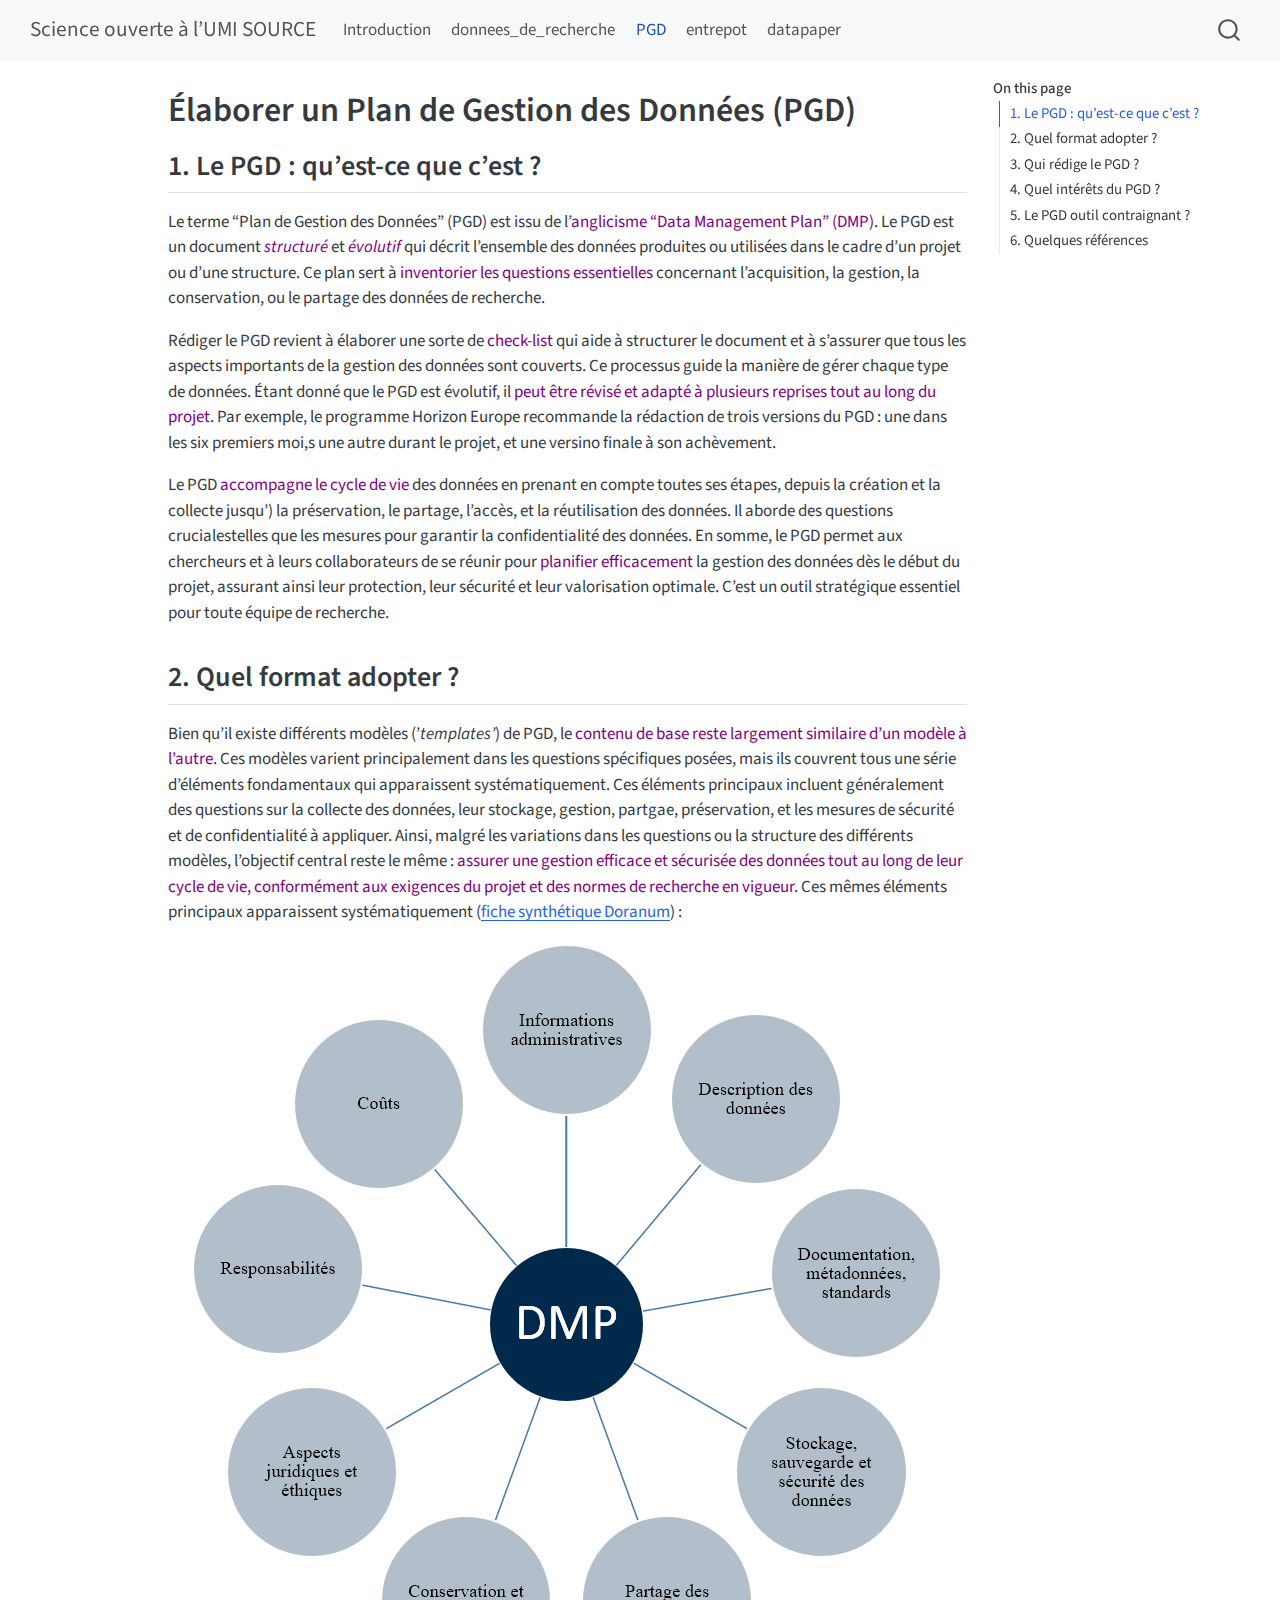
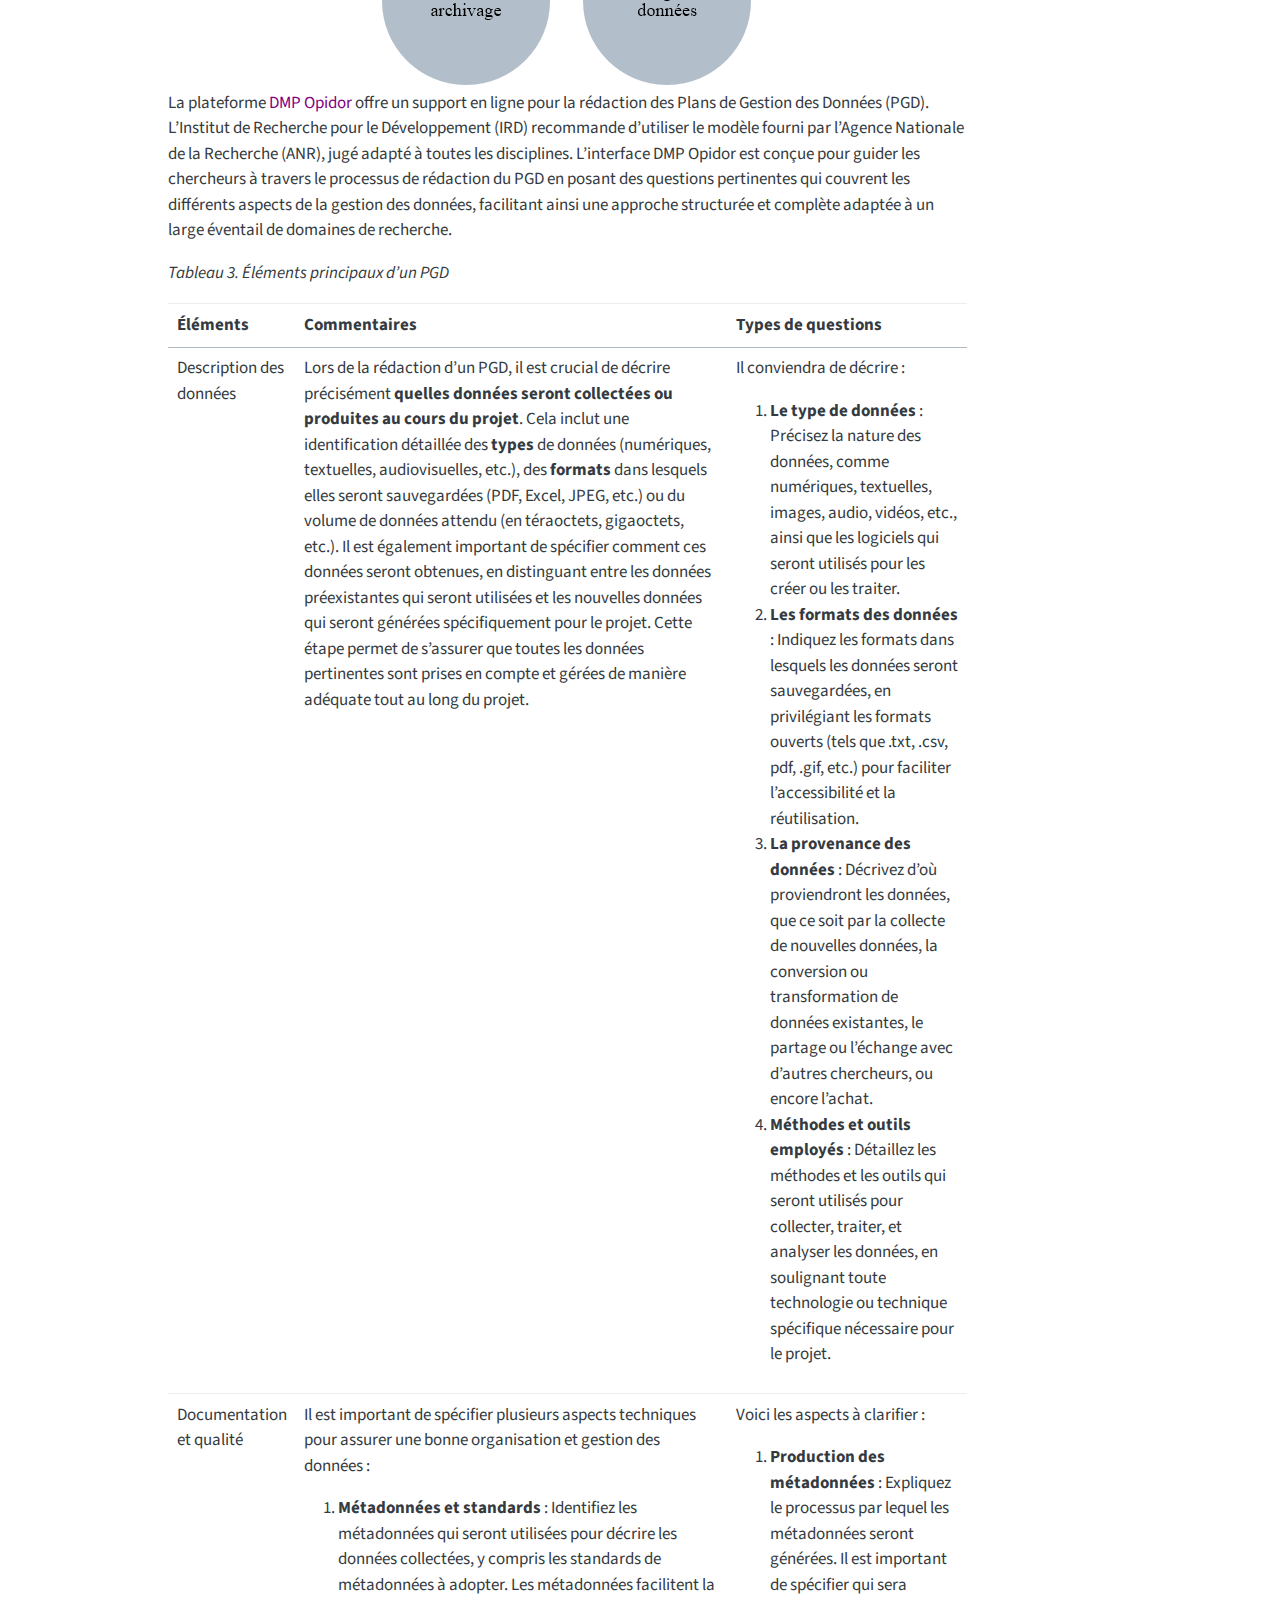
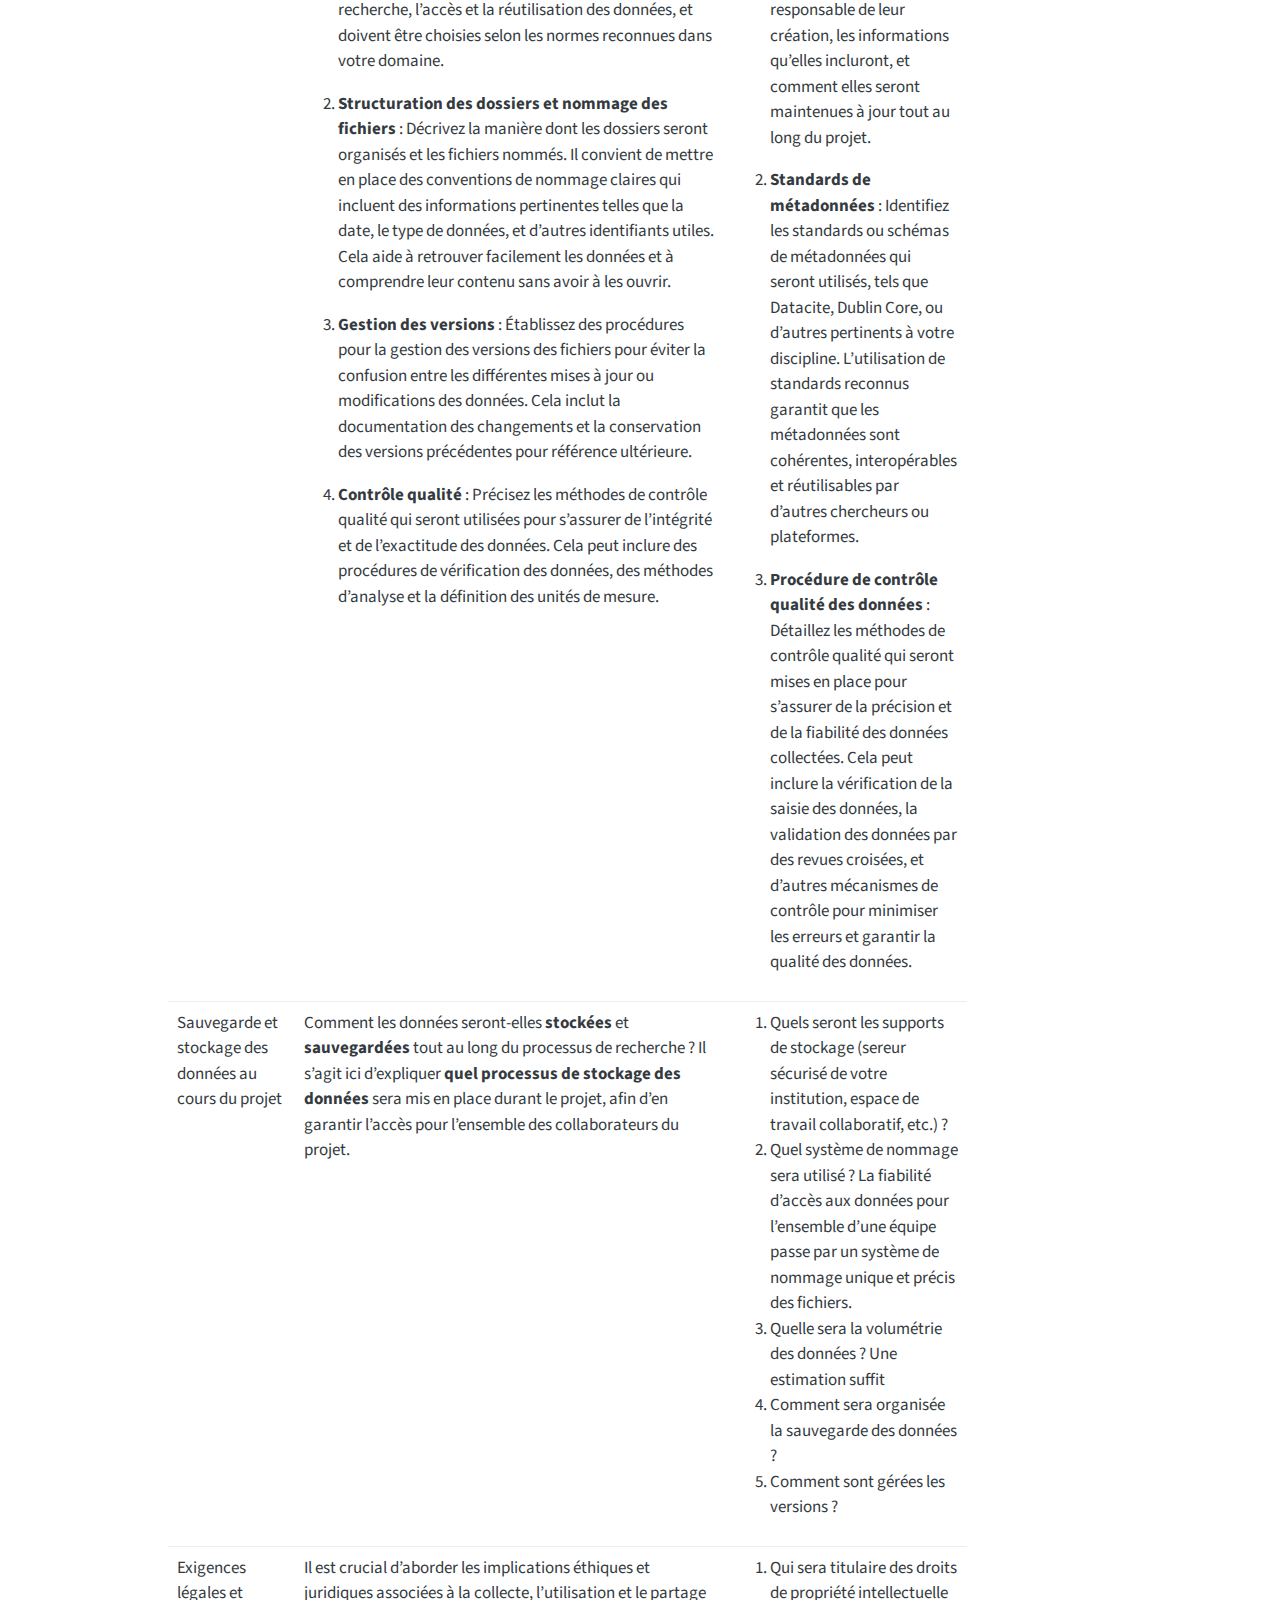
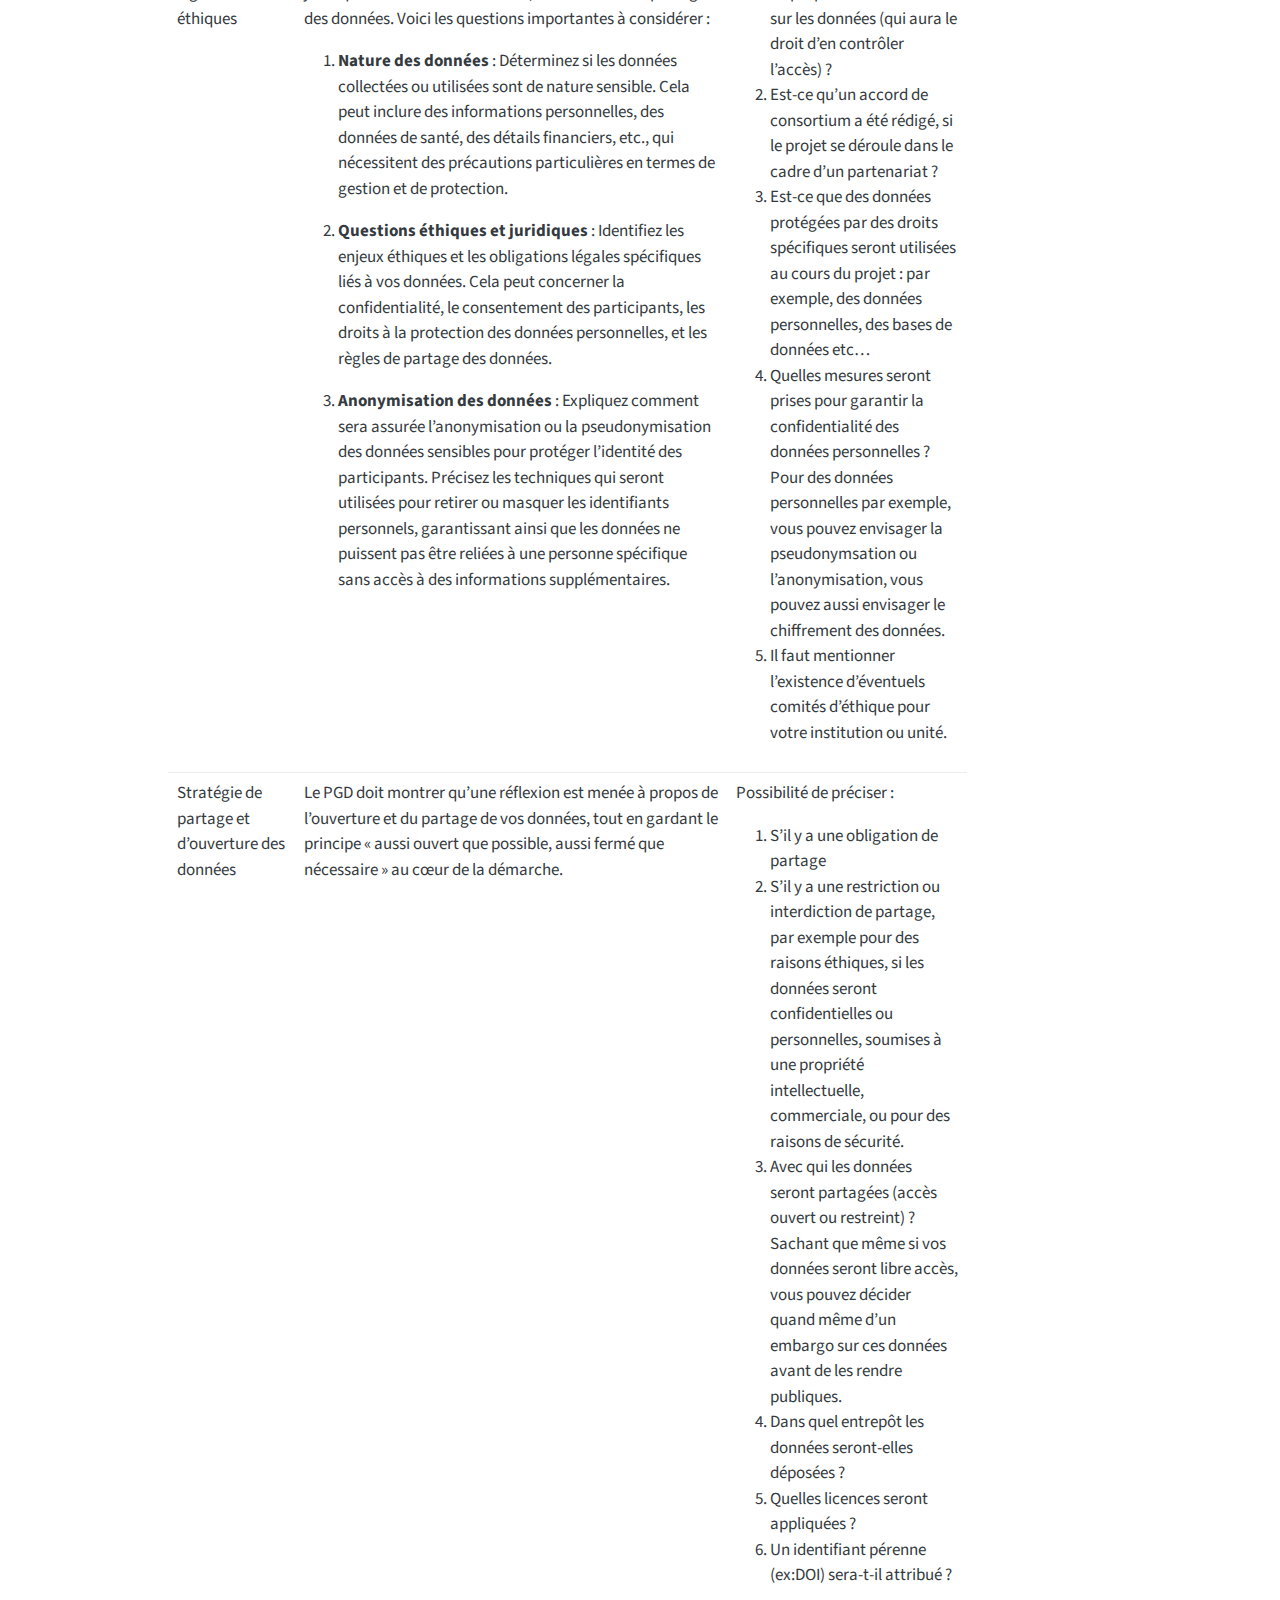
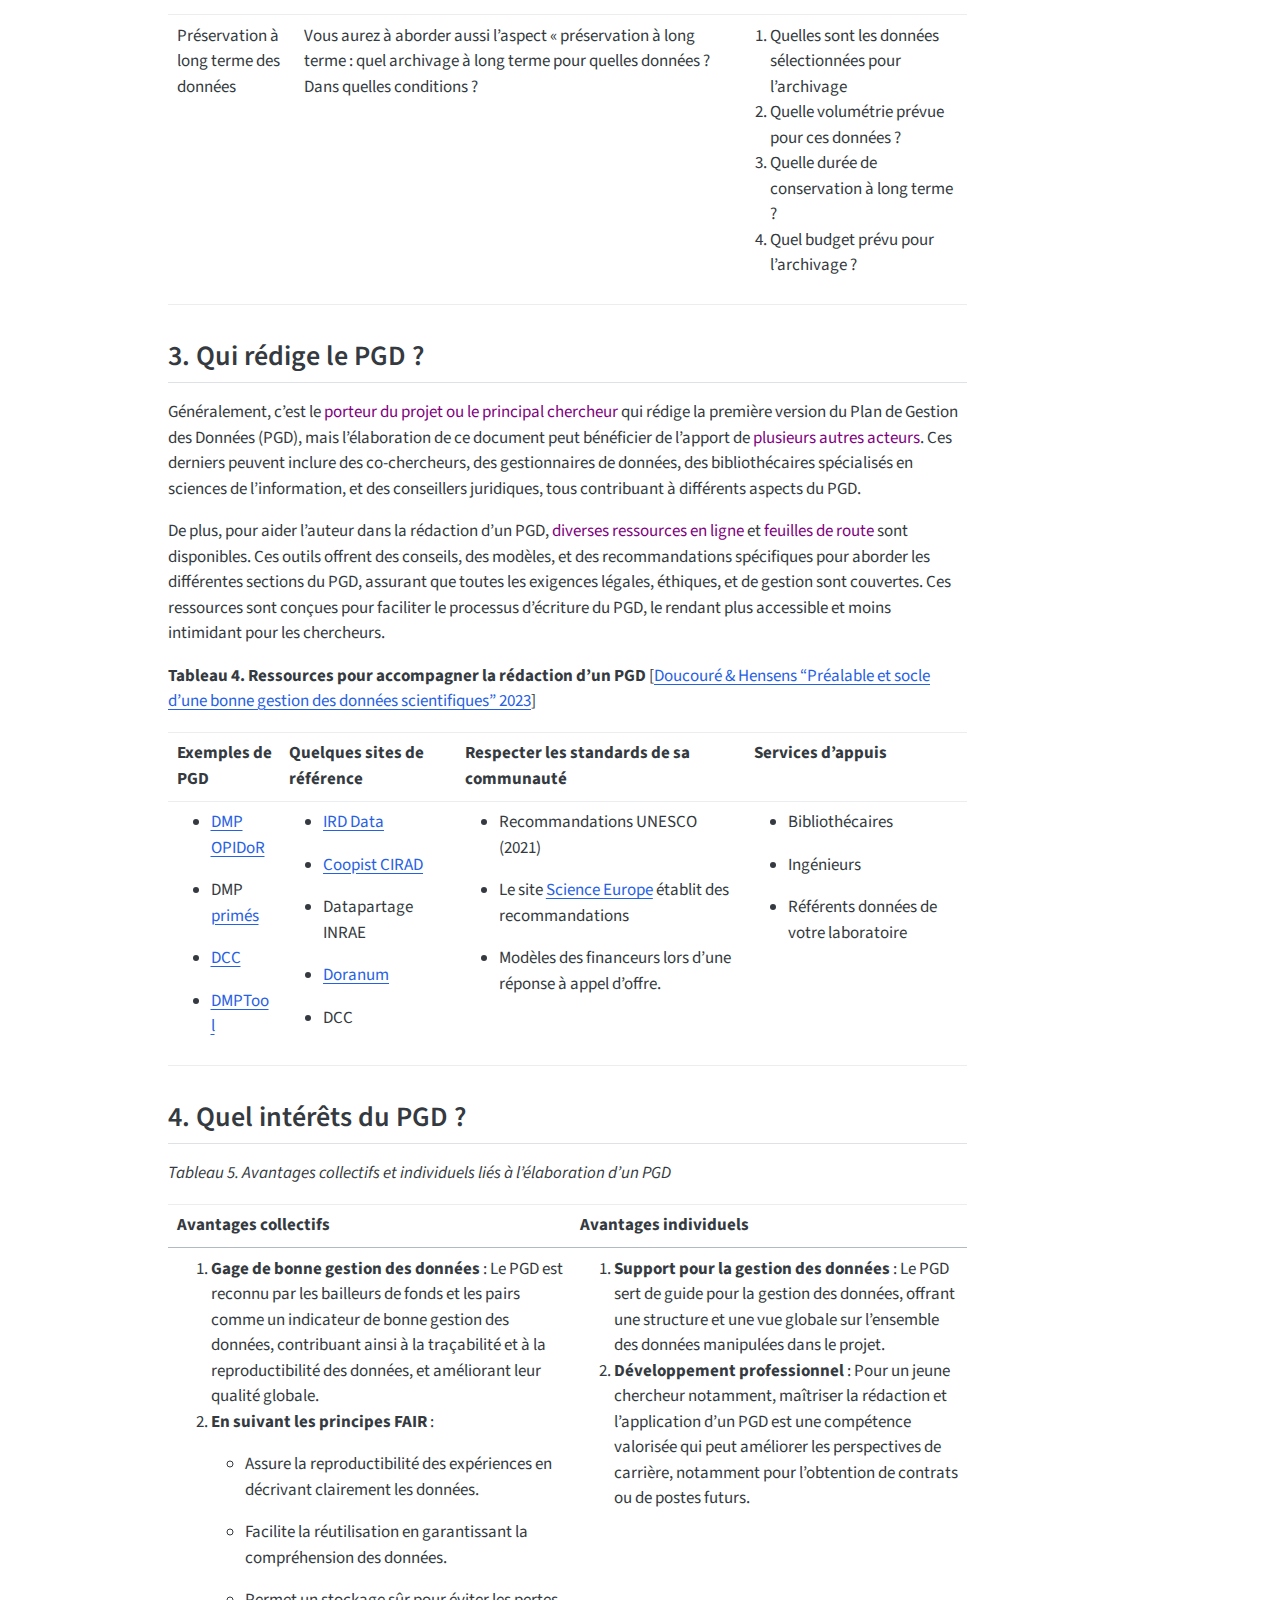
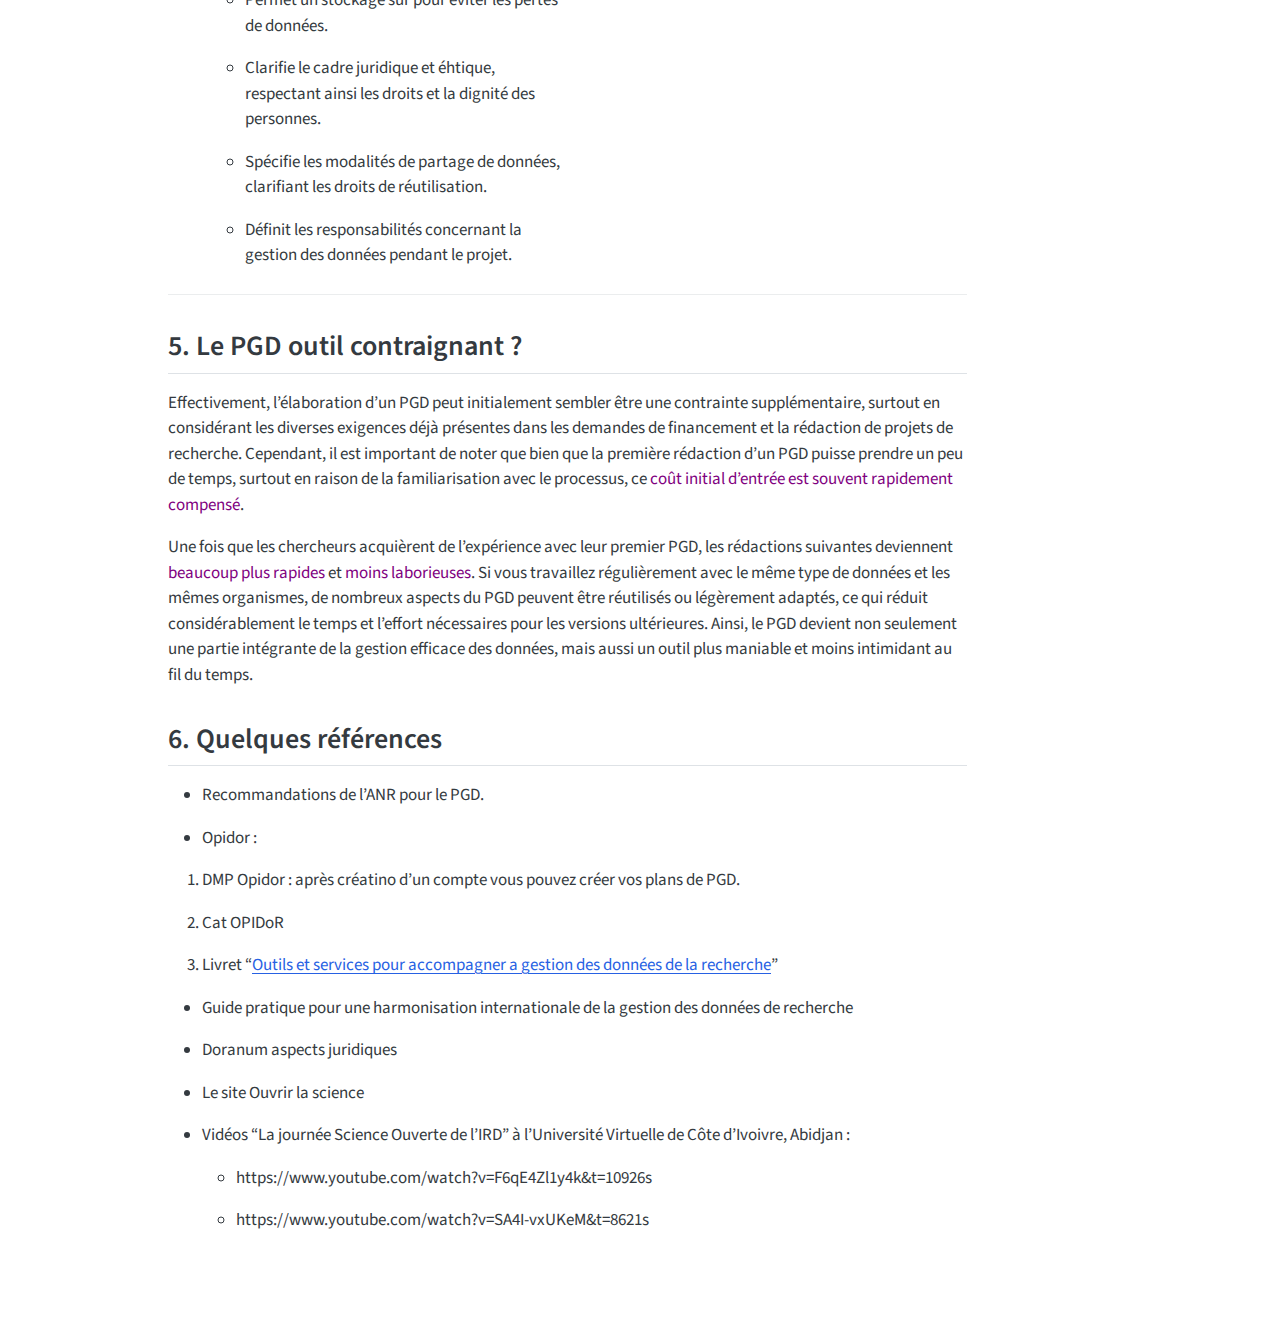
<file: docs/PGD.html>
<!DOCTYPE html>
<html xmlns="http://www.w3.org/1999/xhtml" lang="en" xml:lang="en"><head>

<meta charset="utf-8">
<meta name="generator" content="quarto-1.4.553">

<meta name="viewport" content="width=device-width, initial-scale=1.0, user-scalable=yes">


<title>Science ouverte à l’UMI SOURCE - Élaborer un Plan de Gestion des Données (PGD)</title>
<style>
code{white-space: pre-wrap;}
span.smallcaps{font-variant: small-caps;}
div.columns{display: flex; gap: min(4vw, 1.5em);}
div.column{flex: auto; overflow-x: auto;}
div.hanging-indent{margin-left: 1.5em; text-indent: -1.5em;}
ul.task-list{list-style: none;}
ul.task-list li input[type="checkbox"] {
  width: 0.8em;
  margin: 0 0.8em 0.2em -1em; /* quarto-specific, see https://github.com/quarto-dev/quarto-cli/issues/4556 */ 
  vertical-align: middle;
}
</style>


<script src="site_libs/quarto-nav/quarto-nav.js"></script>
<script src="site_libs/quarto-nav/headroom.min.js"></script>
<script src="site_libs/clipboard/clipboard.min.js"></script>
<script src="site_libs/quarto-search/autocomplete.umd.js"></script>
<script src="site_libs/quarto-search/fuse.min.js"></script>
<script src="site_libs/quarto-search/quarto-search.js"></script>
<meta name="quarto:offset" content="./">
<script src="site_libs/quarto-html/quarto.js"></script>
<script src="site_libs/quarto-html/popper.min.js"></script>
<script src="site_libs/quarto-html/tippy.umd.min.js"></script>
<script src="site_libs/quarto-html/anchor.min.js"></script>
<link href="site_libs/quarto-html/tippy.css" rel="stylesheet">
<link href="site_libs/quarto-html/quarto-syntax-highlighting.css" rel="stylesheet" id="quarto-text-highlighting-styles">
<script src="site_libs/bootstrap/bootstrap.min.js"></script>
<link href="site_libs/bootstrap/bootstrap-icons.css" rel="stylesheet">
<link href="site_libs/bootstrap/bootstrap.min.css" rel="stylesheet" id="quarto-bootstrap" data-mode="light">
<script id="quarto-search-options" type="application/json">{
  "location": "navbar",
  "copy-button": false,
  "collapse-after": 3,
  "panel-placement": "end",
  "type": "overlay",
  "limit": 50,
  "keyboard-shortcut": [
    "f",
    "/",
    "s"
  ],
  "show-item-context": false,
  "language": {
    "search-no-results-text": "No results",
    "search-matching-documents-text": "matching documents",
    "search-copy-link-title": "Copy link to search",
    "search-hide-matches-text": "Hide additional matches",
    "search-more-match-text": "more match in this document",
    "search-more-matches-text": "more matches in this document",
    "search-clear-button-title": "Clear",
    "search-text-placeholder": "",
    "search-detached-cancel-button-title": "Cancel",
    "search-submit-button-title": "Submit",
    "search-label": "Search"
  }
}</script>


<link rel="stylesheet" href="styles.css">
</head>

<body class="nav-fixed">

<div id="quarto-search-results"></div>
  <header id="quarto-header" class="headroom fixed-top">
    <nav class="navbar navbar-expand-lg " data-bs-theme="dark">
      <div class="navbar-container container-fluid">
      <div class="navbar-brand-container mx-auto">
    <a class="navbar-brand" href="./index.html">
    <span class="navbar-title">Science ouverte à l’UMI SOURCE</span>
    </a>
  </div>
            <div id="quarto-search" class="" title="Search"></div>
          <button class="navbar-toggler" type="button" data-bs-toggle="collapse" data-bs-target="#navbarCollapse" aria-controls="navbarCollapse" aria-expanded="false" aria-label="Toggle navigation" onclick="if (window.quartoToggleHeadroom) { window.quartoToggleHeadroom(); }">
  <span class="navbar-toggler-icon"></span>
</button>
          <div class="collapse navbar-collapse" id="navbarCollapse">
            <ul class="navbar-nav navbar-nav-scroll me-auto">
  <li class="nav-item">
    <a class="nav-link" href="./index.html"> 
<span class="menu-text">Introduction</span></a>
  </li>  
  <li class="nav-item">
    <a class="nav-link" href="./data_info.html"> 
<span class="menu-text">donnees_de_recherche</span></a>
  </li>  
  <li class="nav-item">
    <a class="nav-link active" href="./PGD.html" aria-current="page"> 
<span class="menu-text">PGD</span></a>
  </li>  
  <li class="nav-item">
    <a class="nav-link" href="./repository.html"> 
<span class="menu-text">entrepot</span></a>
  </li>  
  <li class="nav-item">
    <a class="nav-link" href="./DP.html"> 
<span class="menu-text">datapaper</span></a>
  </li>  
</ul>
          </div> <!-- /navcollapse -->
          <div class="quarto-navbar-tools">
</div>
      </div> <!-- /container-fluid -->
    </nav>
</header>
<!-- content -->
<div id="quarto-content" class="quarto-container page-columns page-rows-contents page-layout-article page-navbar">
<!-- sidebar -->
<!-- margin-sidebar -->
    <div id="quarto-margin-sidebar" class="sidebar margin-sidebar">
        <nav id="TOC" role="doc-toc" class="toc-active">
    <h2 id="toc-title">On this page</h2>
   
  <ul>
  <li><a href="#le-pgd-quest-ce-que-cest" id="toc-le-pgd-quest-ce-que-cest" class="nav-link active" data-scroll-target="#le-pgd-quest-ce-que-cest">1. Le PGD : qu’est-ce que c’est ?</a></li>
  <li><a href="#quel-format-adopter" id="toc-quel-format-adopter" class="nav-link" data-scroll-target="#quel-format-adopter">2. Quel format adopter ?</a></li>
  <li><a href="#qui-rédige-le-pgd" id="toc-qui-rédige-le-pgd" class="nav-link" data-scroll-target="#qui-rédige-le-pgd">3. Qui rédige le PGD ?</a></li>
  <li><a href="#quel-intérêts-du-pgd" id="toc-quel-intérêts-du-pgd" class="nav-link" data-scroll-target="#quel-intérêts-du-pgd">4. Quel intérêts du PGD ?</a></li>
  <li><a href="#le-pgd-outil-contraignant" id="toc-le-pgd-outil-contraignant" class="nav-link" data-scroll-target="#le-pgd-outil-contraignant">5. Le PGD outil contraignant ?</a></li>
  <li><a href="#quelques-références" id="toc-quelques-références" class="nav-link" data-scroll-target="#quelques-références">6. Quelques références</a></li>
  </ul>
</nav>
    </div>
<!-- main -->
<main class="content" id="quarto-document-content">

<header id="title-block-header" class="quarto-title-block default">
<div class="quarto-title">
<h1 class="title">Élaborer un Plan de Gestion des Données (PGD)</h1>
</div>



<div class="quarto-title-meta">

    
  
    
  </div>
  


</header>


<section id="le-pgd-quest-ce-que-cest" class="level2">
<h2 class="anchored" data-anchor-id="le-pgd-quest-ce-que-cest">1. Le PGD : qu’est-ce que c’est ?</h2>
<p>Le terme “Plan de Gestion des Données” (PGD) est issu de l’<span style="color: purple;">anglicisme “Data Management Plan” (DMP)</span>. Le PGD est un document <span style="color: purple;"><em>structuré</em></span> et <span style="color: purple;"><em>évolutif</em></span> qui décrit l’ensemble des données produites ou utilisées dans le cadre d’un projet ou d’une structure. Ce plan sert à <span style="color: purple;">inventorier les questions essentielles</span> concernant l’acquisition, la gestion, la conservation, ou le partage des données de recherche.</p>
<p>Rédiger le PGD revient à élaborer une sorte de <span style="color: purple;">check-list</span> qui aide à structurer le document et à s’assurer que tous les aspects importants de la gestion des données sont couverts. Ce processus guide la manière de gérer chaque type de données. Étant donné que le PGD est évolutif, il <span style="color: purple;">peut être révisé et adapté à plusieurs reprises tout au long du projet</span>. Par exemple, le programme Horizon Europe recommande la rédaction de trois versions du PGD : une dans les six premiers moi,s une autre durant le projet, et une versino finale à son achèvement.</p>
<p>Le PGD <span style="color: purple;">accompagne le cycle de vie</span> des données en prenant en compte toutes ses étapes, depuis la création et la collecte jusqu’) la préservation, le partage, l’accès, et la réutilisation des données. Il aborde des questions crucialestelles que les mesures pour garantir la confidentialité des données. En somme, le PGD permet aux chercheurs et à leurs collaborateurs de se réunir pour <span style="color: purple;">planifier efficacement</span> la gestion des données dès le début du projet, assurant ainsi leur protection, leur sécurité et leur valorisation optimale. C’est un outil stratégique essentiel pour toute équipe de recherche.</p>
</section>
<section id="quel-format-adopter" class="level2">
<h2 class="anchored" data-anchor-id="quel-format-adopter">2. Quel format adopter ?</h2>
<p>Bien qu’il existe différents modèles (’<em>templates’</em>) de PGD, le <span style="color: purple;">contenu de base reste largement similaire d’un modèle à l’autre</span>. Ces modèles varient principalement dans les questions spécifiques posées, mais ils couvrent tous une série d’éléments fondamentaux qui apparaissent systématiquement. Ces éléments principaux incluent généralement des questions sur la collecte des données, leur stockage, gestion, partgae, préservation, et les mesures de sécurité et de confidentialité à appliquer. Ainsi, malgré les variations dans les questions ou la structure des différents modèles, l’objectif central reste le même : <span style="color: purple;">assurer une gestion efficace et sécurisée des données tout au long de leur cycle de vie, conformément aux exigences du projet et des normes de recherche en vigueur</span>. Ces mêmes éléments principaux apparaissent systématiquement (<a href="https://doranum.fr/plan-gestion-donnees-dmp/plan-de-gestion-des-donnees-fiche-synthetique_10_13143_cgv4-0k53/">fiche synthétique Doranum</a>) :</p>
<p><img src="images/elements_PGD.png" class="img-fluid"></p>
<p>La plateforme <span style="color: purple;">DMP Opidor</span> offre un support en ligne pour la rédaction des Plans de Gestion des Données (PGD). L’Institut de Recherche pour le Développement (IRD) recommande d’utiliser le modèle fourni par l’Agence Nationale de la Recherche (ANR), jugé adapté à toutes les disciplines. L’interface DMP Opidor est conçue pour guider les chercheurs à travers le processus de rédaction du PGD en posant des questions pertinentes qui couvrent les différents aspects de la gestion des données, facilitant ainsi une approche structurée et complète adaptée à un large éventail de domaines de recherche.</p>
<p><em>Tableau 3. Éléments principaux d’un PGD</em></p>
<table class="table">
<colgroup>
<col style="width: 4%">
<col style="width: 62%">
<col style="width: 32%">
</colgroup>
<thead>
<tr class="header">
<th>Éléments</th>
<th>Commentaires</th>
<th>Types de questions</th>
</tr>
</thead>
<tbody>
<tr class="odd">
<td>Description des données</td>
<td>Lors de la rédaction d’un PGD, il est crucial de décrire précisément <strong>quelles données seront collectées ou produites au cours du projet</strong>. Cela inclut une identification détaillée des <strong>types</strong> de données (numériques, textuelles, audiovisuelles, etc.), des <strong>formats</strong> dans lesquels elles seront sauvegardées (PDF, Excel, JPEG, etc.) ou du volume de données attendu (en téraoctets, gigaoctets, etc.). Il est également important de spécifier comment ces données seront obtenues, en distinguant entre les données préexistantes qui seront utilisées et les nouvelles données qui seront générées spécifiquement pour le projet. Cette étape permet de s’assurer que toutes les données pertinentes sont prises en compte et gérées de manière adéquate tout au long du projet.</td>
<td><p>Il conviendra de décrire :</p>
<ol type="1">
<li><strong>Le type de données</strong> : Précisez la nature des données, comme numériques, textuelles, images, audio, vidéos, etc., ainsi que les logiciels qui seront utilisés pour les créer ou les traiter.</li>
<li><strong>Les formats des données</strong> : Indiquez les formats dans lesquels les données seront sauvegardées, en privilégiant les formats ouverts (tels que .txt, .csv, pdf, .gif, etc.) pour faciliter l’accessibilité et la réutilisation.</li>
<li><strong>La provenance des données</strong> : Décrivez d’où proviendront les données, que ce soit par la collecte de nouvelles données, la conversion ou transformation de données existantes, le partage ou l’échange avec d’autres chercheurs, ou encore l’achat.</li>
<li><strong>Méthodes et outils employés</strong> : Détaillez les méthodes et les outils qui seront utilisés pour collecter, traiter, et analyser les données, en soulignant toute technologie ou technique spécifique nécessaire pour le projet.</li>
</ol></td>
</tr>
<tr class="even">
<td>Documentation et qualité</td>
<td><p>Il est important de spécifier plusieurs aspects techniques pour assurer une bonne organisation et gestion des données :</p>
<ol type="1">
<li><p><strong>Métadonnées et standards</strong> : Identifiez les métadonnées qui seront utilisées pour décrire les données collectées, y compris les standards de métadonnées à adopter. Les métadonnées facilitent la recherche, l’accès et la réutilisation des données, et doivent être choisies selon les normes reconnues dans votre domaine.</p></li>
<li><p><strong>Structuration des dossiers et nommage des fichiers</strong> : Décrivez la manière dont les dossiers seront organisés et les fichiers nommés. Il convient de mettre en place des conventions de nommage claires qui incluent des informations pertinentes telles que la date, le type de données, et d’autres identifiants utiles. Cela aide à retrouver facilement les données et à comprendre leur contenu sans avoir à les ouvrir.</p></li>
<li><p><strong>Gestion des versions</strong> : Établissez des procédures pour la gestion des versions des fichiers pour éviter la confusion entre les différentes mises à jour ou modifications des données. Cela inclut la documentation des changements et la conservation des versions précédentes pour référence ultérieure.</p></li>
<li><p><strong>Contrôle qualité</strong> : Précisez les méthodes de contrôle qualité qui seront utilisées pour s’assurer de l’intégrité et de l’exactitude des données. Cela peut inclure des procédures de vérification des données, des méthodes d’analyse et la définition des unités de mesure.</p></li>
</ol></td>
<td><p>Voici les aspects à clarifier :</p>
<ol type="1">
<li><p><strong>Production des métadonnées</strong> : Expliquez le processus par lequel les métadonnées seront générées. Il est important de spécifier qui sera responsable de leur création, les informations qu’elles incluront, et comment elles seront maintenues à jour tout au long du projet.</p></li>
<li><p><strong>Standards de métadonnées</strong> : Identifiez les standards ou schémas de métadonnées qui seront utilisés, tels que Datacite, Dublin Core, ou d’autres pertinents à votre discipline. L’utilisation de standards reconnus garantit que les métadonnées sont cohérentes, interopérables et réutilisables par d’autres chercheurs ou plateformes.</p></li>
<li><p><strong>Procédure de contrôle qualité des données</strong> : Détaillez les méthodes de contrôle qualité qui seront mises en place pour s’assurer de la précision et de la fiabilité des données collectées. Cela peut inclure la vérification de la saisie des données, la validation des données par des revues croisées, et d’autres mécanismes de contrôle pour minimiser les erreurs et garantir la qualité des données.</p></li>
</ol></td>
</tr>
<tr class="odd">
<td>Sauvegarde et stockage des données au cours du projet</td>
<td>Comment les données seront-elles <strong>stockées</strong> et <strong>sauvegardées</strong> tout au long du processus de recherche ? Il s’agit ici d’expliquer <strong>quel processus de stockage des données</strong> sera mis en place durant le projet, afin d’en garantir l’accès pour l’ensemble des collaborateurs du projet.</td>
<td><ol type="1">
<li>Quels seront les supports de stockage (sereur sécurisé de votre institution, espace de travail collaboratif, etc.) ?</li>
<li>Quel système de nommage sera utilisé ? La fiabilité d’accès aux données pour l’ensemble d’une équipe passe par un système de nommage unique et précis des fichiers.</li>
<li>Quelle sera la volumétrie des données ? Une estimation suffit</li>
<li>Comment sera organisée la sauvegarde des données ?</li>
<li>Comment sont gérées les versions ?</li>
</ol></td>
</tr>
<tr class="even">
<td>Exigences légales et éthiques</td>
<td><p>Il est crucial d’aborder les implications éthiques et juridiques associées à la collecte, l’utilisation et le partage des données. Voici les questions importantes à considérer :</p>
<ol type="1">
<li><p><strong>Nature des données</strong> : Déterminez si les données collectées ou utilisées sont de nature sensible. Cela peut inclure des informations personnelles, des données de santé, des détails financiers, etc., qui nécessitent des précautions particulières en termes de gestion et de protection.</p></li>
<li><p><strong>Questions éthiques et juridiques</strong> : Identifiez les enjeux éthiques et les obligations légales spécifiques liés à vos données. Cela peut concerner la confidentialité, le consentement des participants, les droits à la protection des données personnelles, et les règles de partage des données.</p></li>
<li><p><strong>Anonymisation des données</strong> : Expliquez comment sera assurée l’anonymisation ou la pseudonymisation des données sensibles pour protéger l’identité des participants. Précisez les techniques qui seront utilisées pour retirer ou masquer les identifiants personnels, garantissant ainsi que les données ne puissent pas être reliées à une personne spécifique sans accès à des informations supplémentaires.</p></li>
</ol></td>
<td><ol type="1">
<li>Qui sera titulaire des droits de propriété intellectuelle sur les données (qui aura le droit d’en contrôler l’accès) ?</li>
<li>Est-ce qu’un accord de consortium a été rédigé, si le projet se déroule dans le cadre d’un partenariat ?</li>
<li>Est-ce que des données protégées par des droits spécifiques seront utilisées au cours du projet : par exemple, des données personnelles, des bases de données etc…</li>
<li>Quelles mesures seront prises pour garantir la confidentialité des données personnelles ? Pour des données personnelles par exemple, vous pouvez envisager la pseudonymsation ou l’anonymisation, vous pouvez aussi envisager le chiffrement des données.</li>
<li>Il faut mentionner l’existence d’éventuels comités d’éthique pour votre institution ou unité.</li>
</ol></td>
</tr>
<tr class="odd">
<td>Stratégie de partage et d’ouverture des données</td>
<td>Le PGD doit montrer qu’une réflexion est menée à propos de l’ouverture et du partage de vos données, tout en gardant le principe « aussi ouvert que possible, aussi fermé que nécessaire » au cœur de la démarche.</td>
<td><p>Possibilité de préciser :</p>
<ol type="1">
<li>S’il y a une obligation de partage</li>
<li>S’il y a une restriction ou interdiction de partage, par exemple pour des raisons éthiques, si les données seront confidentielles ou personnelles, soumises à une propriété intellectuelle, commerciale, ou pour des raisons de sécurité.</li>
<li>Avec qui les données seront partagées (accès ouvert ou restreint) ? Sachant que même si vos données seront libre accès, vous pouvez décider quand même d’un embargo sur ces données avant de les rendre publiques.</li>
<li>Dans quel entrepôt les données seront-elles déposées ?</li>
<li>Quelles licences seront appliquées ?</li>
<li>Un identifiant pérenne (ex:DOI) sera-t-il attribué ?</li>
</ol></td>
</tr>
<tr class="even">
<td>Préservation à long terme des données</td>
<td>Vous aurez à aborder aussi l’aspect « préservation à long terme : quel archivage à long terme pour quelles données ? Dans quelles conditions ?</td>
<td><ol type="1">
<li>Quelles sont les données sélectionnées pour l’archivage</li>
<li>Quelle volumétrie prévue pour ces données ?</li>
<li>Quelle durée de conservation à long terme ?</li>
<li>Quel budget prévu pour l’archivage ?</li>
</ol></td>
</tr>
</tbody>
</table>
</section>
<section id="qui-rédige-le-pgd" class="level2">
<h2 class="anchored" data-anchor-id="qui-rédige-le-pgd">3. Qui rédige le PGD ?</h2>
<p>Généralement, c’est le <span style="color: purple;">porteur du projet ou le principal chercheur</span> qui rédige la première version du Plan de Gestion des Données (PGD), mais l’élaboration de ce document peut bénéficier de l’apport de <span style="color: purple;">plusieurs autres acteurs</span>. Ces derniers peuvent inclure des co-chercheurs, des gestionnaires de données, des bibliothécaires spécialisés en sciences de l’information, et des conseillers juridiques, tous contribuant à différents aspects du PGD.</p>
<p>De plus, pour aider l’auteur dans la rédaction d’un PGD, <span style="color: purple;">diverses ressources en ligne</span> et <span style="color: purple;">feuilles de route</span> sont disponibles. Ces outils offrent des conseils, des modèles, et des recommandations spécifiques pour aborder les différentes sections du PGD, assurant que toutes les exigences légales, éthiques, et de gestion sont couvertes. Ces ressources sont conçues pour faciliter le processus d’écriture du PGD, le rendant plus accessible et moins intimidant pour les chercheurs.</p>
<p><strong>Tableau 4. Ressources pour accompagner la rédaction d’un PGD</strong> [<a href="https://www.youtube.com/watch?v=SA4I-vxUKeM&amp;t=8621s">Doucouré &amp; Hensens “Préalable et socle d’une bonne gestion des données scientifiques” 2023</a>]</p>
<table class="table">
<tbody>
<tr class="odd">
<td><strong>Exemples de PGD</strong></td>
<td><strong>Quelques sites de référence</strong></td>
<td><strong>Respecter les standards de sa communauté</strong></td>
<td><strong>Services d’appuis</strong></td>
</tr>
<tr class="even">
<td><ul>
<li><p><a href="https://dmp.opidor.fr/">DMP OPIDoR</a></p></li>
<li><p>DMP <a href="https://opidor.fr/des-dmp-primes/">primés</a></p></li>
<li><p><a href="https://www.dcc.ac.uk/">DCC</a></p></li>
<li><p><a href="https://dmptool.org/">DMPTool</a></p></li>
</ul></td>
<td><ul>
<li><p><a href="https://data.ird.fr/">IRD Data</a></p></li>
<li><p><a href="https://coop-ist.cirad.fr/">Coopist CIRAD</a></p></li>
<li><p>Datapartage INRAE</p></li>
<li><p><a href="https://doranum.fr/">Doranum</a></p></li>
<li><p>DCC</p></li>
</ul></td>
<td><ul>
<li><p>Recommandations UNESCO (2021)</p></li>
<li><p>Le site <a href="https://scienceeurope.org/">Science Europe</a> établit des recommandations</p></li>
<li><p>Modèles des financeurs lors d’une réponse à appel d’offre.</p></li>
</ul></td>
<td><ul>
<li><p>Bibliothécaires</p></li>
<li><p>Ingénieurs</p></li>
<li><p>Référents données de votre laboratoire</p></li>
</ul></td>
</tr>
</tbody>
</table>
</section>
<section id="quel-intérêts-du-pgd" class="level2">
<h2 class="anchored" data-anchor-id="quel-intérêts-du-pgd">4. Quel intérêts du PGD ?</h2>
<p><em>Tableau 5. Avantages collectifs et individuels liés à l’élaboration d’un PGD</em></p>
<table class="table">
<colgroup>
<col style="width: 50%">
<col style="width: 49%">
</colgroup>
<thead>
<tr class="header">
<th>Avantages collectifs</th>
<th>Avantages individuels</th>
</tr>
</thead>
<tbody>
<tr class="odd">
<td><ol type="1">
<li><strong>Gage de bonne gestion des données</strong> : Le PGD est reconnu par les bailleurs de fonds et les pairs comme un indicateur de bonne gestion des données, contribuant ainsi à la traçabilité et à la reproductibilité des données, et améliorant leur qualité globale.</li>
<li><strong>En suivant les principes FAIR</strong> :
<ul>
<li><p>Assure la reproductibilité des expériences en décrivant clairement les données.</p></li>
<li><p>Facilite la réutilisation en garantissant la compréhension des données.</p></li>
<li><p>Permet un stockage sûr pour éviter les pertes de données.</p></li>
<li><p>Clarifie le cadre juridique et éhtique, respectant ainsi les droits et la dignité des personnes.</p></li>
<li><p>Spécifie les modalités de partage de données, clarifiant les droits de réutilisation.</p></li>
<li><p>Définit les responsabilités concernant la gestion des données pendant le projet.</p></li>
</ul></li>
</ol></td>
<td><ol type="1">
<li><strong>Support pour la gestion des données</strong> : Le PGD sert de guide pour la gestion des données, offrant une structure et une vue globale sur l’ensemble des données manipulées dans le projet.</li>
<li><strong>Développement professionnel</strong> : Pour un jeune chercheur notamment, maîtriser la rédaction et l’application d’un PGD est une compétence valorisée qui peut améliorer les perspectives de carrière, notamment pour l’obtention de contrats ou de postes futurs.</li>
</ol></td>
</tr>
</tbody>
</table>
</section>
<section id="le-pgd-outil-contraignant" class="level2">
<h2 class="anchored" data-anchor-id="le-pgd-outil-contraignant">5. Le PGD outil contraignant ?</h2>
<p>Effectivement, l’élaboration d’un PGD peut initialement sembler être une contrainte supplémentaire, surtout en considérant les diverses exigences déjà présentes dans les demandes de financement et la rédaction de projets de recherche. Cependant, il est important de noter que bien que la première rédaction d’un PGD puisse prendre un peu de temps, surtout en raison de la familiarisation avec le processus, ce <span style="color: purple;">coût initial d’entrée est souvent rapidement compensé</span>.</p>
<p>Une fois que les chercheurs acquièrent de l’expérience avec leur premier PGD, les rédactions suivantes deviennent <span style="color: purple;">beaucoup plus rapides</span> et <span style="color: purple;">moins laborieuses</span>. Si vous travaillez régulièrement avec le même type de données et les mêmes organismes, de nombreux aspects du PGD peuvent être réutilisés ou légèrement adaptés, ce qui réduit considérablement le temps et l’effort nécessaires pour les versions ultérieures. Ainsi, le PGD devient non seulement une partie intégrante de la gestion efficace des données, mais aussi un outil plus maniable et moins intimidant au fil du temps.&nbsp;</p>
</section>
<section id="quelques-références" class="level2">
<h2 class="anchored" data-anchor-id="quelques-références">6. Quelques références</h2>
<ul>
<li><p>Recommandations de l’ANR pour le PGD.</p></li>
<li><p>Opidor :&nbsp;</p></li>
</ul>
<ol type="1">
<li><p>DMP Opidor : après créatino d’un compte vous pouvez créer vos plans de PGD.</p></li>
<li><p>Cat OPIDoR&nbsp;</p></li>
<li><p>Livret “<a href="https://doranum.fr/outils-services-gestion-partage-donnees-recherche/">Outils et services pour accompagner a gestion des données de la recherche</a>”</p></li>
</ol>
<ul>
<li><p>Guide pratique pour une harmonisation internationale de la gestion des données de recherche</p></li>
<li><p>Doranum aspects juridiques</p></li>
<li><p>Le site Ouvrir la science</p></li>
<li><p>Vidéos “La journée Science Ouverte de l’IRD” à l’Université Virtuelle de Côte d’Ivoivre, Abidjan :</p>
<ul>
<li><p>https://www.youtube.com/watch?v=F6qE4Zl1y4k&amp;t=10926s</p></li>
<li><p>https://www.youtube.com/watch?v=SA4I-vxUKeM&amp;t=8621s</p></li>
</ul></li>
</ul>


</section>

</main> <!-- /main -->
<script id="quarto-html-after-body" type="application/javascript">
window.document.addEventListener("DOMContentLoaded", function (event) {
  const toggleBodyColorMode = (bsSheetEl) => {
    const mode = bsSheetEl.getAttribute("data-mode");
    const bodyEl = window.document.querySelector("body");
    if (mode === "dark") {
      bodyEl.classList.add("quarto-dark");
      bodyEl.classList.remove("quarto-light");
    } else {
      bodyEl.classList.add("quarto-light");
      bodyEl.classList.remove("quarto-dark");
    }
  }
  const toggleBodyColorPrimary = () => {
    const bsSheetEl = window.document.querySelector("link#quarto-bootstrap");
    if (bsSheetEl) {
      toggleBodyColorMode(bsSheetEl);
    }
  }
  toggleBodyColorPrimary();  
  const icon = "";
  const anchorJS = new window.AnchorJS();
  anchorJS.options = {
    placement: 'right',
    icon: icon
  };
  anchorJS.add('.anchored');
  const isCodeAnnotation = (el) => {
    for (const clz of el.classList) {
      if (clz.startsWith('code-annotation-')) {                     
        return true;
      }
    }
    return false;
  }
  const clipboard = new window.ClipboardJS('.code-copy-button', {
    text: function(trigger) {
      const codeEl = trigger.previousElementSibling.cloneNode(true);
      for (const childEl of codeEl.children) {
        if (isCodeAnnotation(childEl)) {
          childEl.remove();
        }
      }
      return codeEl.innerText;
    }
  });
  clipboard.on('success', function(e) {
    // button target
    const button = e.trigger;
    // don't keep focus
    button.blur();
    // flash "checked"
    button.classList.add('code-copy-button-checked');
    var currentTitle = button.getAttribute("title");
    button.setAttribute("title", "Copied!");
    let tooltip;
    if (window.bootstrap) {
      button.setAttribute("data-bs-toggle", "tooltip");
      button.setAttribute("data-bs-placement", "left");
      button.setAttribute("data-bs-title", "Copied!");
      tooltip = new bootstrap.Tooltip(button, 
        { trigger: "manual", 
          customClass: "code-copy-button-tooltip",
          offset: [0, -8]});
      tooltip.show();    
    }
    setTimeout(function() {
      if (tooltip) {
        tooltip.hide();
        button.removeAttribute("data-bs-title");
        button.removeAttribute("data-bs-toggle");
        button.removeAttribute("data-bs-placement");
      }
      button.setAttribute("title", currentTitle);
      button.classList.remove('code-copy-button-checked');
    }, 1000);
    // clear code selection
    e.clearSelection();
  });
    var localhostRegex = new RegExp(/^(?:http|https):\/\/localhost\:?[0-9]*\//);
    var mailtoRegex = new RegExp(/^mailto:/);
      var filterRegex = new RegExp('/' + window.location.host + '/');
    var isInternal = (href) => {
        return filterRegex.test(href) || localhostRegex.test(href) || mailtoRegex.test(href);
    }
    // Inspect non-navigation links and adorn them if external
 	var links = window.document.querySelectorAll('a[href]:not(.nav-link):not(.navbar-brand):not(.toc-action):not(.sidebar-link):not(.sidebar-item-toggle):not(.pagination-link):not(.no-external):not([aria-hidden]):not(.dropdown-item):not(.quarto-navigation-tool)');
    for (var i=0; i<links.length; i++) {
      const link = links[i];
      if (!isInternal(link.href)) {
        // undo the damage that might have been done by quarto-nav.js in the case of
        // links that we want to consider external
        if (link.dataset.originalHref !== undefined) {
          link.href = link.dataset.originalHref;
        }
      }
    }
  function tippyHover(el, contentFn, onTriggerFn, onUntriggerFn) {
    const config = {
      allowHTML: true,
      maxWidth: 500,
      delay: 100,
      arrow: false,
      appendTo: function(el) {
          return el.parentElement;
      },
      interactive: true,
      interactiveBorder: 10,
      theme: 'quarto',
      placement: 'bottom-start',
    };
    if (contentFn) {
      config.content = contentFn;
    }
    if (onTriggerFn) {
      config.onTrigger = onTriggerFn;
    }
    if (onUntriggerFn) {
      config.onUntrigger = onUntriggerFn;
    }
    window.tippy(el, config); 
  }
  const noterefs = window.document.querySelectorAll('a[role="doc-noteref"]');
  for (var i=0; i<noterefs.length; i++) {
    const ref = noterefs[i];
    tippyHover(ref, function() {
      // use id or data attribute instead here
      let href = ref.getAttribute('data-footnote-href') || ref.getAttribute('href');
      try { href = new URL(href).hash; } catch {}
      const id = href.replace(/^#\/?/, "");
      const note = window.document.getElementById(id);
      if (note) {
        return note.innerHTML;
      } else {
        return "";
      }
    });
  }
  const xrefs = window.document.querySelectorAll('a.quarto-xref');
  const processXRef = (id, note) => {
    // Strip column container classes
    const stripColumnClz = (el) => {
      el.classList.remove("page-full", "page-columns");
      if (el.children) {
        for (const child of el.children) {
          stripColumnClz(child);
        }
      }
    }
    stripColumnClz(note)
    if (id === null || id.startsWith('sec-')) {
      // Special case sections, only their first couple elements
      const container = document.createElement("div");
      if (note.children && note.children.length > 2) {
        container.appendChild(note.children[0].cloneNode(true));
        for (let i = 1; i < note.children.length; i++) {
          const child = note.children[i];
          if (child.tagName === "P" && child.innerText === "") {
            continue;
          } else {
            container.appendChild(child.cloneNode(true));
            break;
          }
        }
        if (window.Quarto?.typesetMath) {
          window.Quarto.typesetMath(container);
        }
        return container.innerHTML
      } else {
        if (window.Quarto?.typesetMath) {
          window.Quarto.typesetMath(note);
        }
        return note.innerHTML;
      }
    } else {
      // Remove any anchor links if they are present
      const anchorLink = note.querySelector('a.anchorjs-link');
      if (anchorLink) {
        anchorLink.remove();
      }
      if (window.Quarto?.typesetMath) {
        window.Quarto.typesetMath(note);
      }
      // TODO in 1.5, we should make sure this works without a callout special case
      if (note.classList.contains("callout")) {
        return note.outerHTML;
      } else {
        return note.innerHTML;
      }
    }
  }
  for (var i=0; i<xrefs.length; i++) {
    const xref = xrefs[i];
    tippyHover(xref, undefined, function(instance) {
      instance.disable();
      let url = xref.getAttribute('href');
      let hash = undefined; 
      if (url.startsWith('#')) {
        hash = url;
      } else {
        try { hash = new URL(url).hash; } catch {}
      }
      if (hash) {
        const id = hash.replace(/^#\/?/, "");
        const note = window.document.getElementById(id);
        if (note !== null) {
          try {
            const html = processXRef(id, note.cloneNode(true));
            instance.setContent(html);
          } finally {
            instance.enable();
            instance.show();
          }
        } else {
          // See if we can fetch this
          fetch(url.split('#')[0])
          .then(res => res.text())
          .then(html => {
            const parser = new DOMParser();
            const htmlDoc = parser.parseFromString(html, "text/html");
            const note = htmlDoc.getElementById(id);
            if (note !== null) {
              const html = processXRef(id, note);
              instance.setContent(html);
            } 
          }).finally(() => {
            instance.enable();
            instance.show();
          });
        }
      } else {
        // See if we can fetch a full url (with no hash to target)
        // This is a special case and we should probably do some content thinning / targeting
        fetch(url)
        .then(res => res.text())
        .then(html => {
          const parser = new DOMParser();
          const htmlDoc = parser.parseFromString(html, "text/html");
          const note = htmlDoc.querySelector('main.content');
          if (note !== null) {
            // This should only happen for chapter cross references
            // (since there is no id in the URL)
            // remove the first header
            if (note.children.length > 0 && note.children[0].tagName === "HEADER") {
              note.children[0].remove();
            }
            const html = processXRef(null, note);
            instance.setContent(html);
          } 
        }).finally(() => {
          instance.enable();
          instance.show();
        });
      }
    }, function(instance) {
    });
  }
      let selectedAnnoteEl;
      const selectorForAnnotation = ( cell, annotation) => {
        let cellAttr = 'data-code-cell="' + cell + '"';
        let lineAttr = 'data-code-annotation="' +  annotation + '"';
        const selector = 'span[' + cellAttr + '][' + lineAttr + ']';
        return selector;
      }
      const selectCodeLines = (annoteEl) => {
        const doc = window.document;
        const targetCell = annoteEl.getAttribute("data-target-cell");
        const targetAnnotation = annoteEl.getAttribute("data-target-annotation");
        const annoteSpan = window.document.querySelector(selectorForAnnotation(targetCell, targetAnnotation));
        const lines = annoteSpan.getAttribute("data-code-lines").split(",");
        const lineIds = lines.map((line) => {
          return targetCell + "-" + line;
        })
        let top = null;
        let height = null;
        let parent = null;
        if (lineIds.length > 0) {
            //compute the position of the single el (top and bottom and make a div)
            const el = window.document.getElementById(lineIds[0]);
            top = el.offsetTop;
            height = el.offsetHeight;
            parent = el.parentElement.parentElement;
          if (lineIds.length > 1) {
            const lastEl = window.document.getElementById(lineIds[lineIds.length - 1]);
            const bottom = lastEl.offsetTop + lastEl.offsetHeight;
            height = bottom - top;
          }
          if (top !== null && height !== null && parent !== null) {
            // cook up a div (if necessary) and position it 
            let div = window.document.getElementById("code-annotation-line-highlight");
            if (div === null) {
              div = window.document.createElement("div");
              div.setAttribute("id", "code-annotation-line-highlight");
              div.style.position = 'absolute';
              parent.appendChild(div);
            }
            div.style.top = top - 2 + "px";
            div.style.height = height + 4 + "px";
            div.style.left = 0;
            let gutterDiv = window.document.getElementById("code-annotation-line-highlight-gutter");
            if (gutterDiv === null) {
              gutterDiv = window.document.createElement("div");
              gutterDiv.setAttribute("id", "code-annotation-line-highlight-gutter");
              gutterDiv.style.position = 'absolute';
              const codeCell = window.document.getElementById(targetCell);
              const gutter = codeCell.querySelector('.code-annotation-gutter');
              gutter.appendChild(gutterDiv);
            }
            gutterDiv.style.top = top - 2 + "px";
            gutterDiv.style.height = height + 4 + "px";
          }
          selectedAnnoteEl = annoteEl;
        }
      };
      const unselectCodeLines = () => {
        const elementsIds = ["code-annotation-line-highlight", "code-annotation-line-highlight-gutter"];
        elementsIds.forEach((elId) => {
          const div = window.document.getElementById(elId);
          if (div) {
            div.remove();
          }
        });
        selectedAnnoteEl = undefined;
      };
        // Handle positioning of the toggle
    window.addEventListener(
      "resize",
      throttle(() => {
        elRect = undefined;
        if (selectedAnnoteEl) {
          selectCodeLines(selectedAnnoteEl);
        }
      }, 10)
    );
    function throttle(fn, ms) {
    let throttle = false;
    let timer;
      return (...args) => {
        if(!throttle) { // first call gets through
            fn.apply(this, args);
            throttle = true;
        } else { // all the others get throttled
            if(timer) clearTimeout(timer); // cancel #2
            timer = setTimeout(() => {
              fn.apply(this, args);
              timer = throttle = false;
            }, ms);
        }
      };
    }
      // Attach click handler to the DT
      const annoteDls = window.document.querySelectorAll('dt[data-target-cell]');
      for (const annoteDlNode of annoteDls) {
        annoteDlNode.addEventListener('click', (event) => {
          const clickedEl = event.target;
          if (clickedEl !== selectedAnnoteEl) {
            unselectCodeLines();
            const activeEl = window.document.querySelector('dt[data-target-cell].code-annotation-active');
            if (activeEl) {
              activeEl.classList.remove('code-annotation-active');
            }
            selectCodeLines(clickedEl);
            clickedEl.classList.add('code-annotation-active');
          } else {
            // Unselect the line
            unselectCodeLines();
            clickedEl.classList.remove('code-annotation-active');
          }
        });
      }
  const findCites = (el) => {
    const parentEl = el.parentElement;
    if (parentEl) {
      const cites = parentEl.dataset.cites;
      if (cites) {
        return {
          el,
          cites: cites.split(' ')
        };
      } else {
        return findCites(el.parentElement)
      }
    } else {
      return undefined;
    }
  };
  var bibliorefs = window.document.querySelectorAll('a[role="doc-biblioref"]');
  for (var i=0; i<bibliorefs.length; i++) {
    const ref = bibliorefs[i];
    const citeInfo = findCites(ref);
    if (citeInfo) {
      tippyHover(citeInfo.el, function() {
        var popup = window.document.createElement('div');
        citeInfo.cites.forEach(function(cite) {
          var citeDiv = window.document.createElement('div');
          citeDiv.classList.add('hanging-indent');
          citeDiv.classList.add('csl-entry');
          var biblioDiv = window.document.getElementById('ref-' + cite);
          if (biblioDiv) {
            citeDiv.innerHTML = biblioDiv.innerHTML;
          }
          popup.appendChild(citeDiv);
        });
        return popup.innerHTML;
      });
    }
  }
});
</script>
</div> <!-- /content -->




</body></html>
</file>
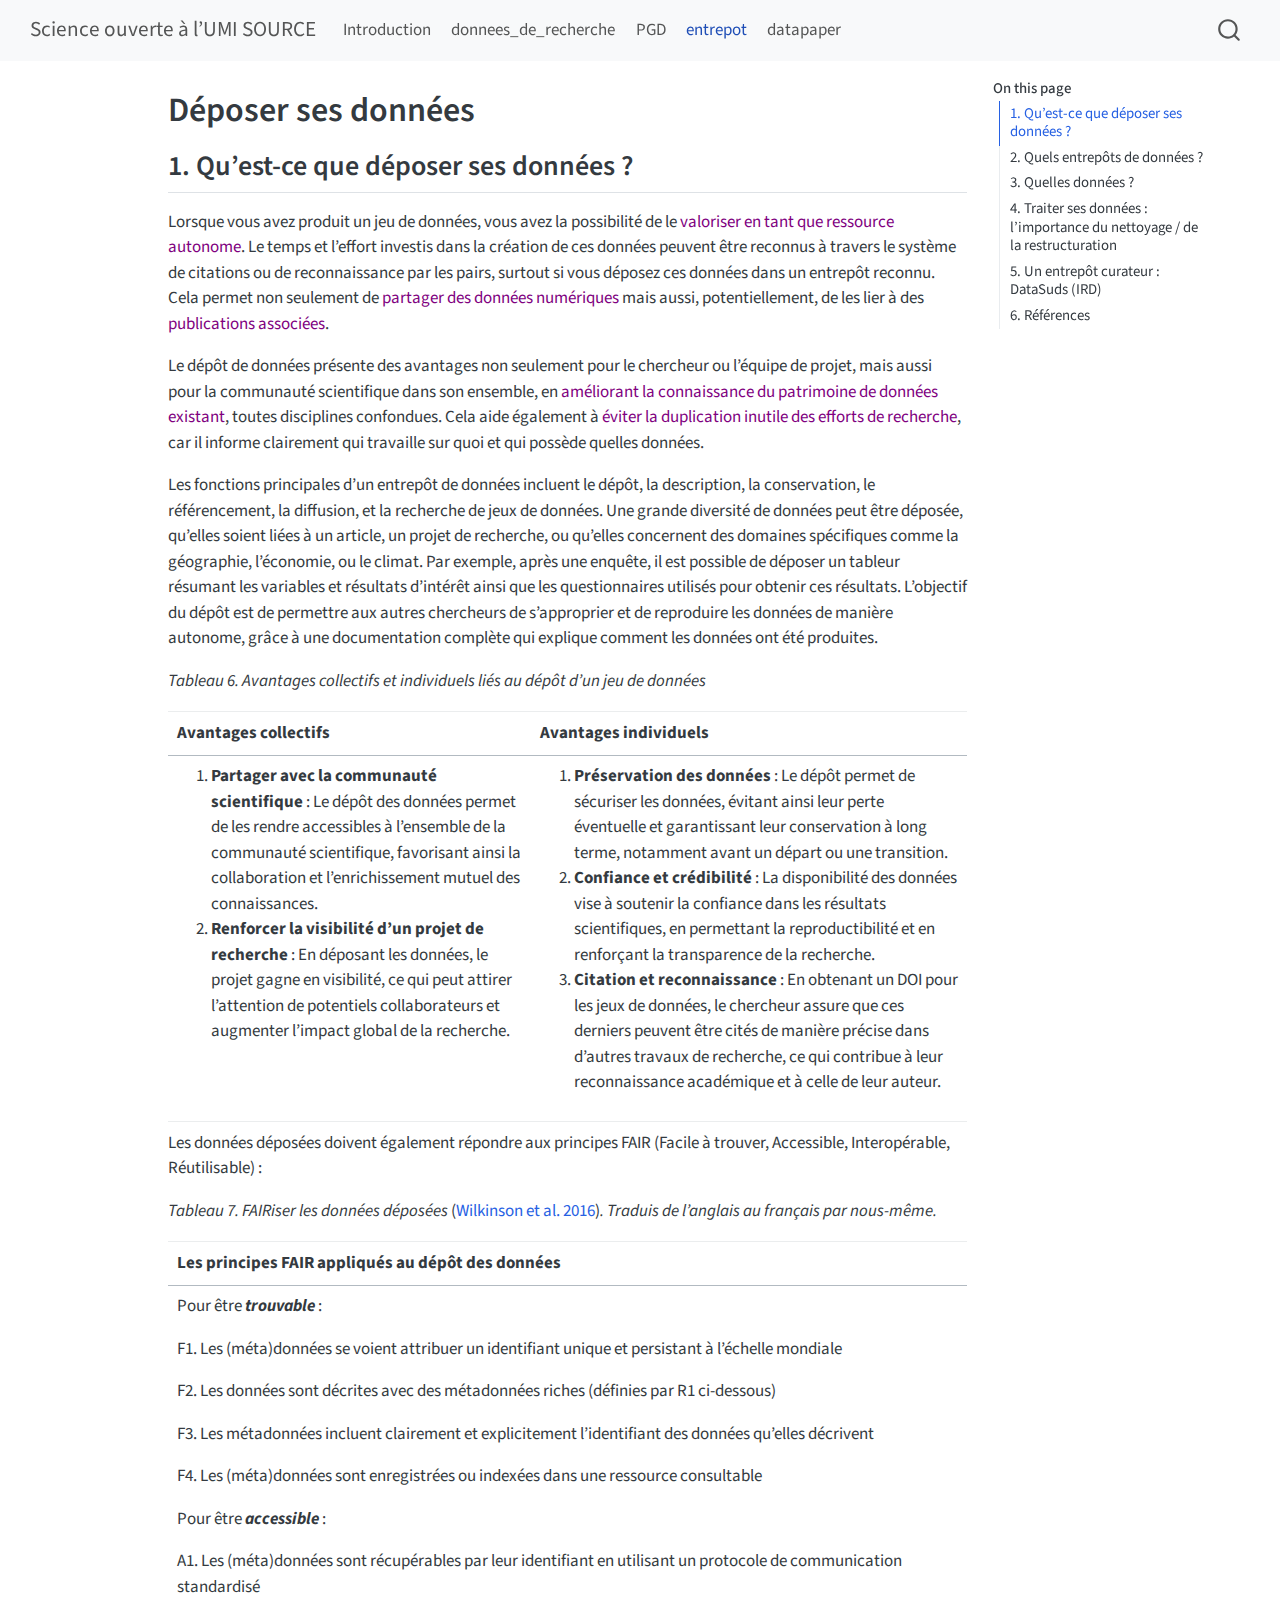
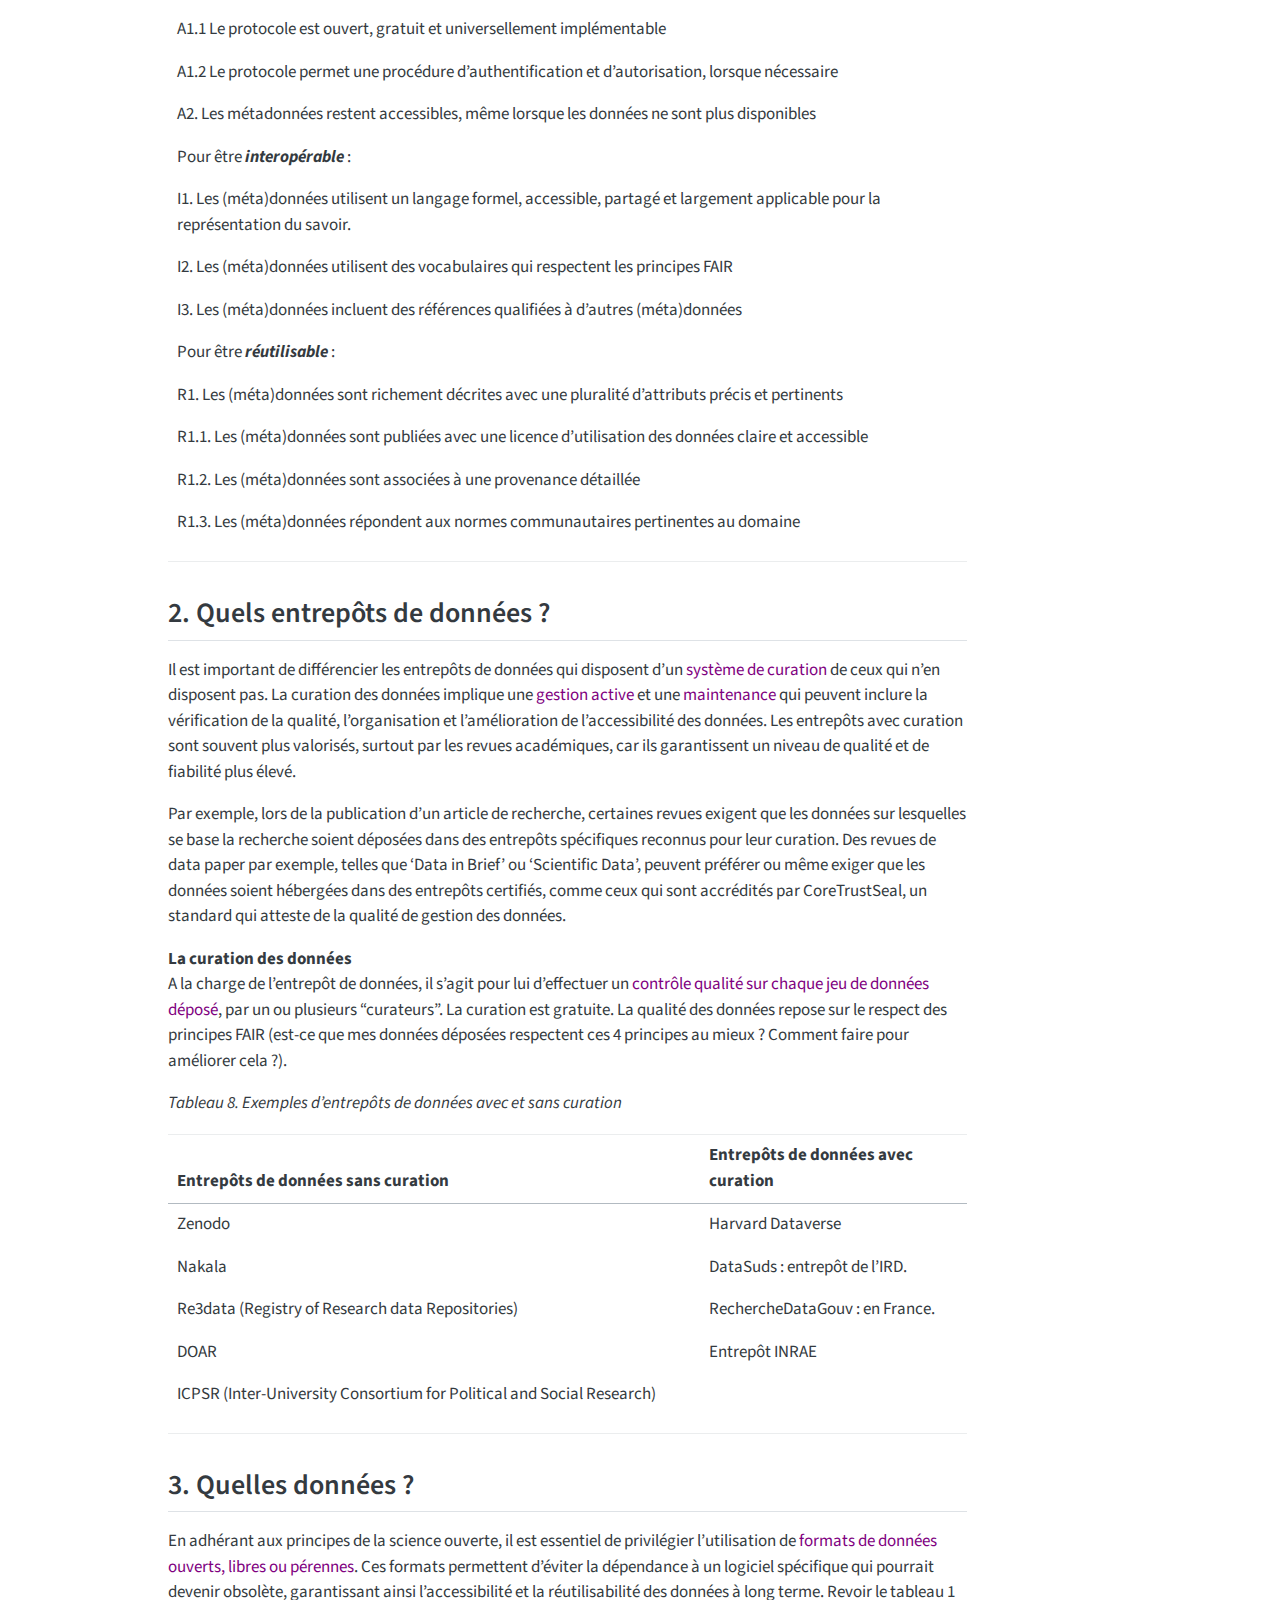
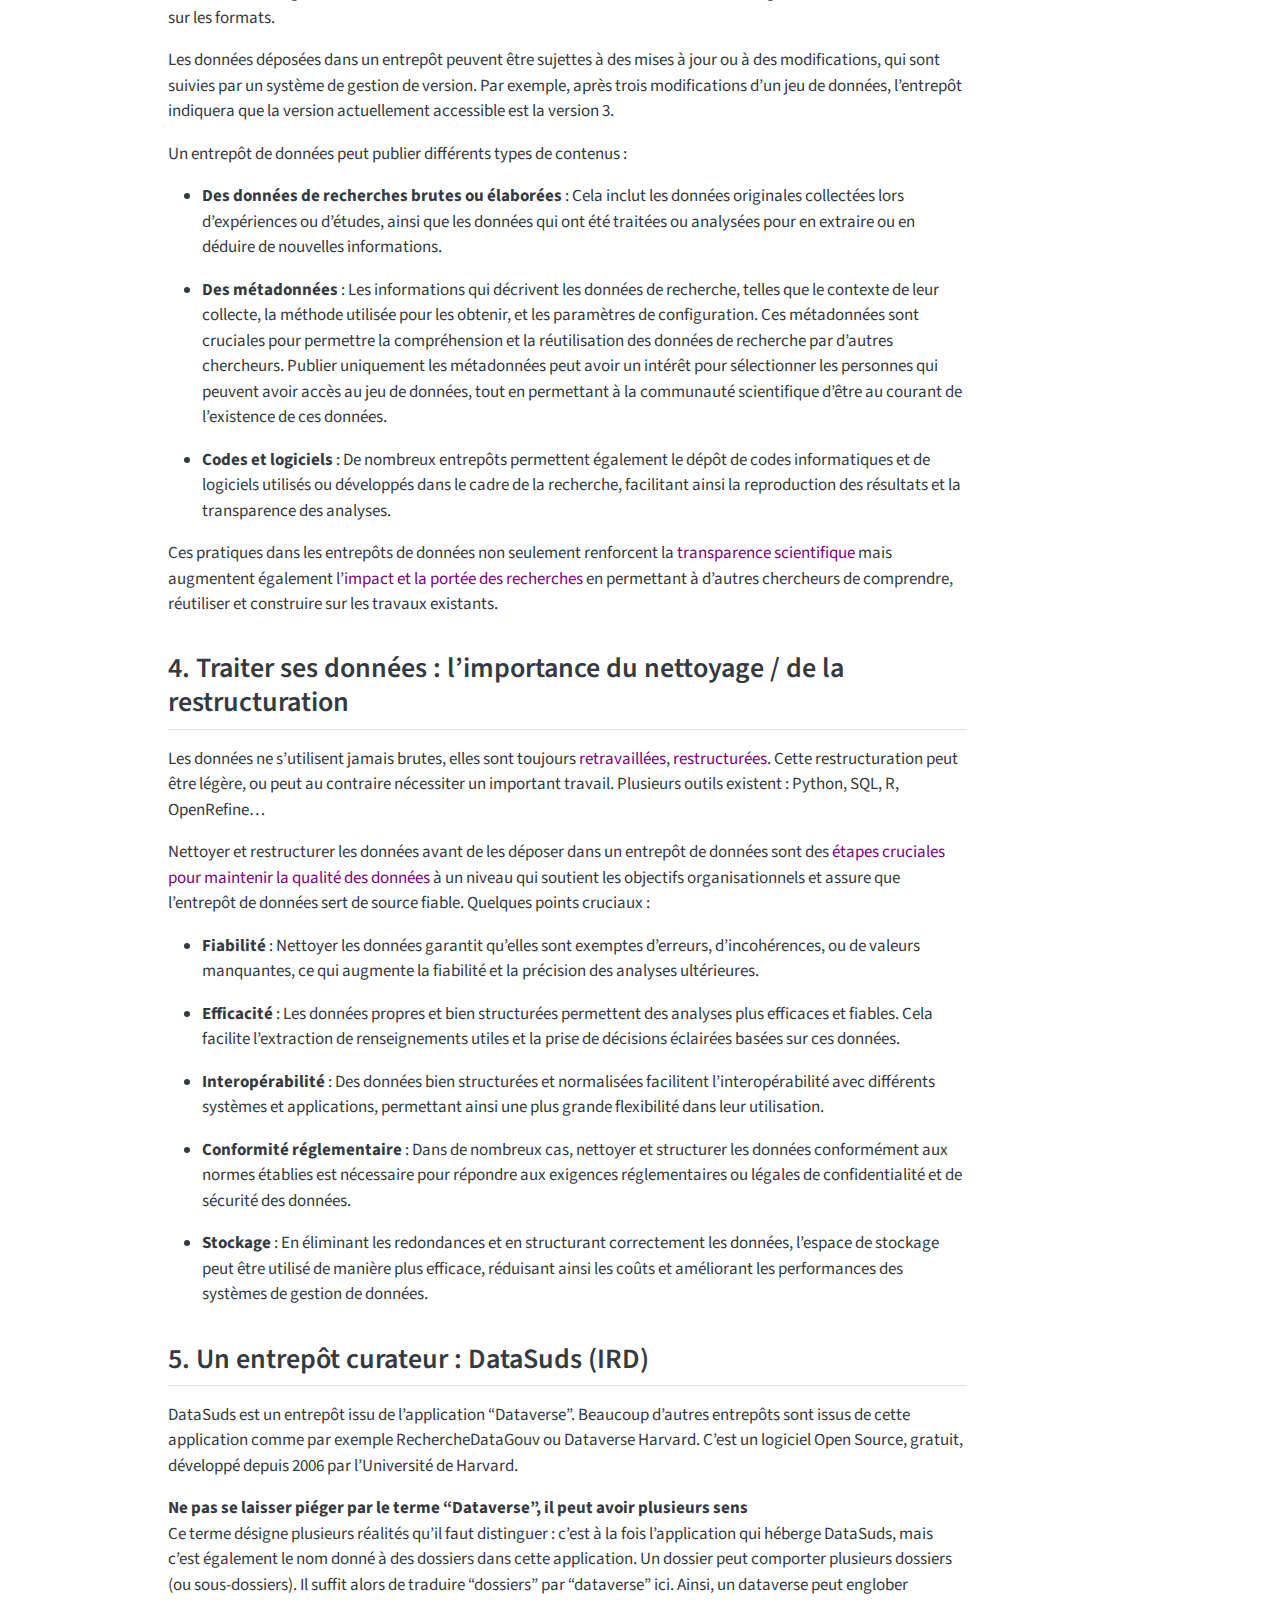
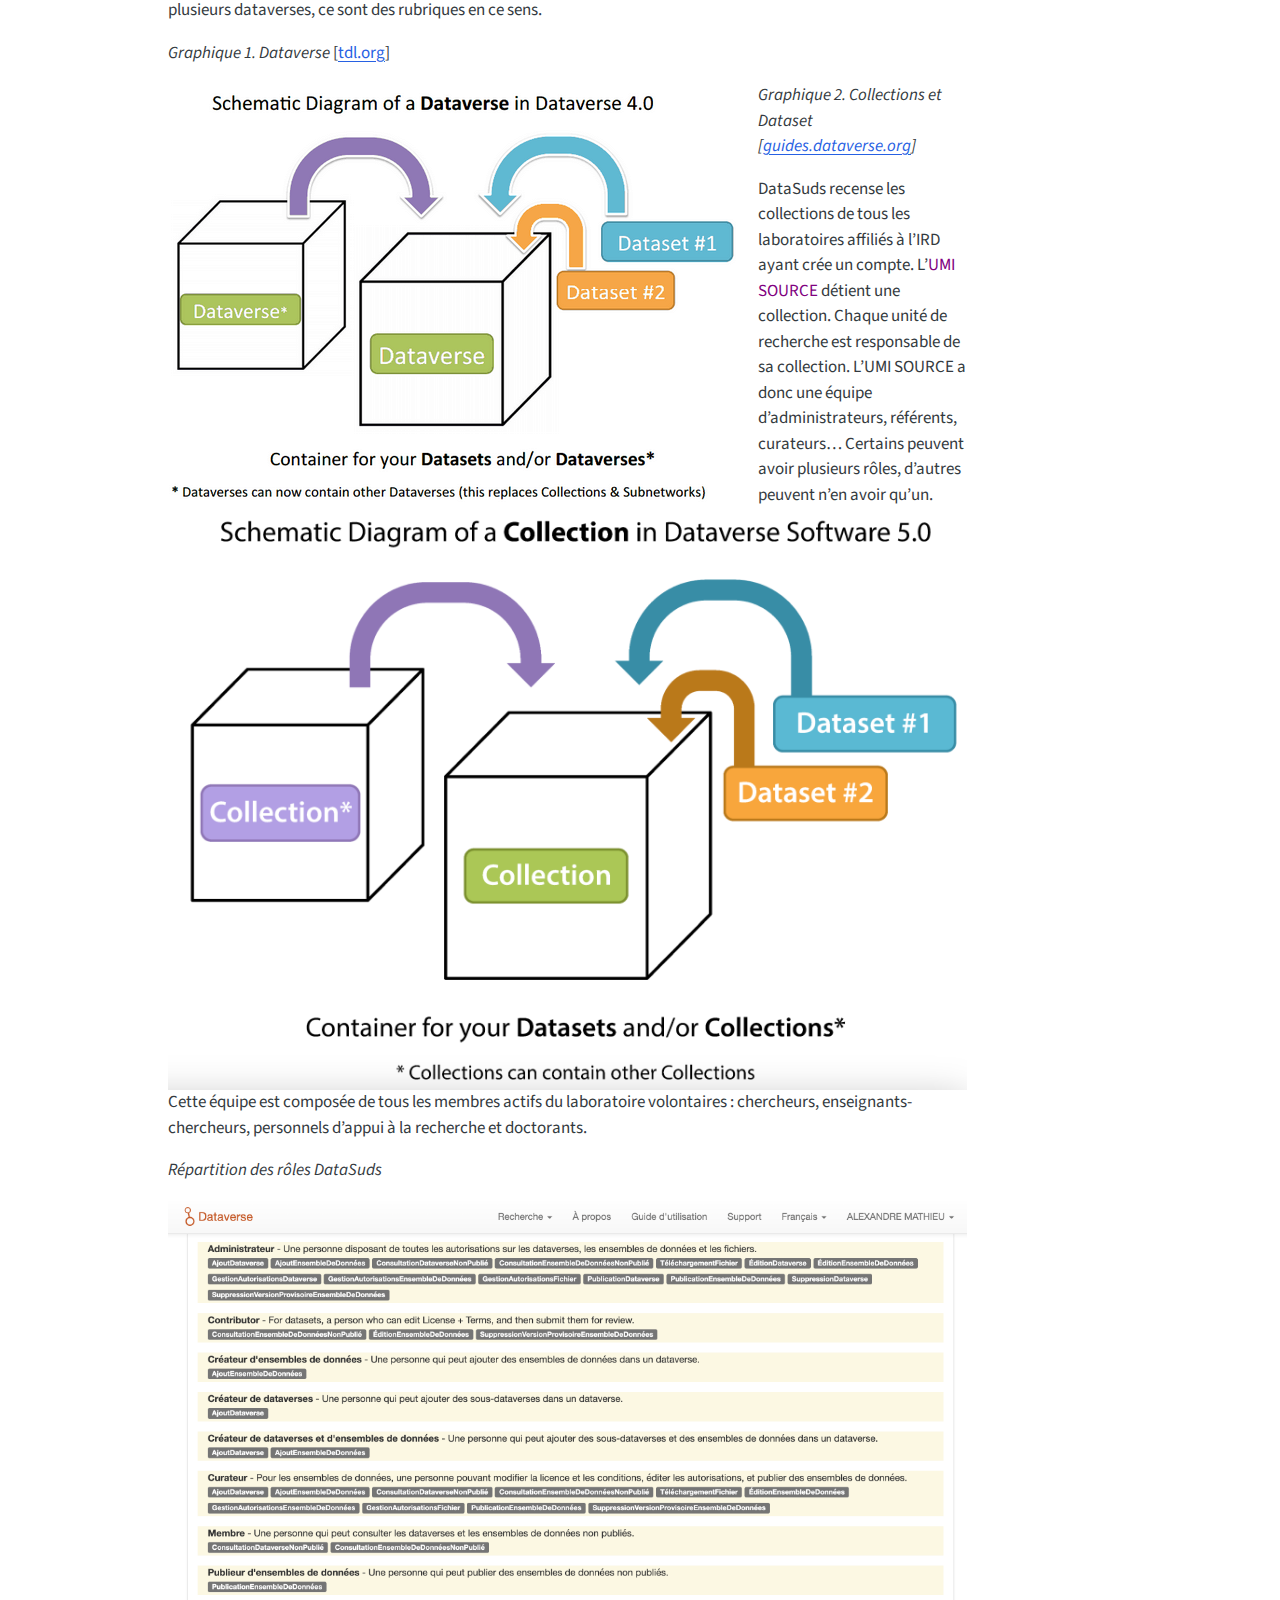
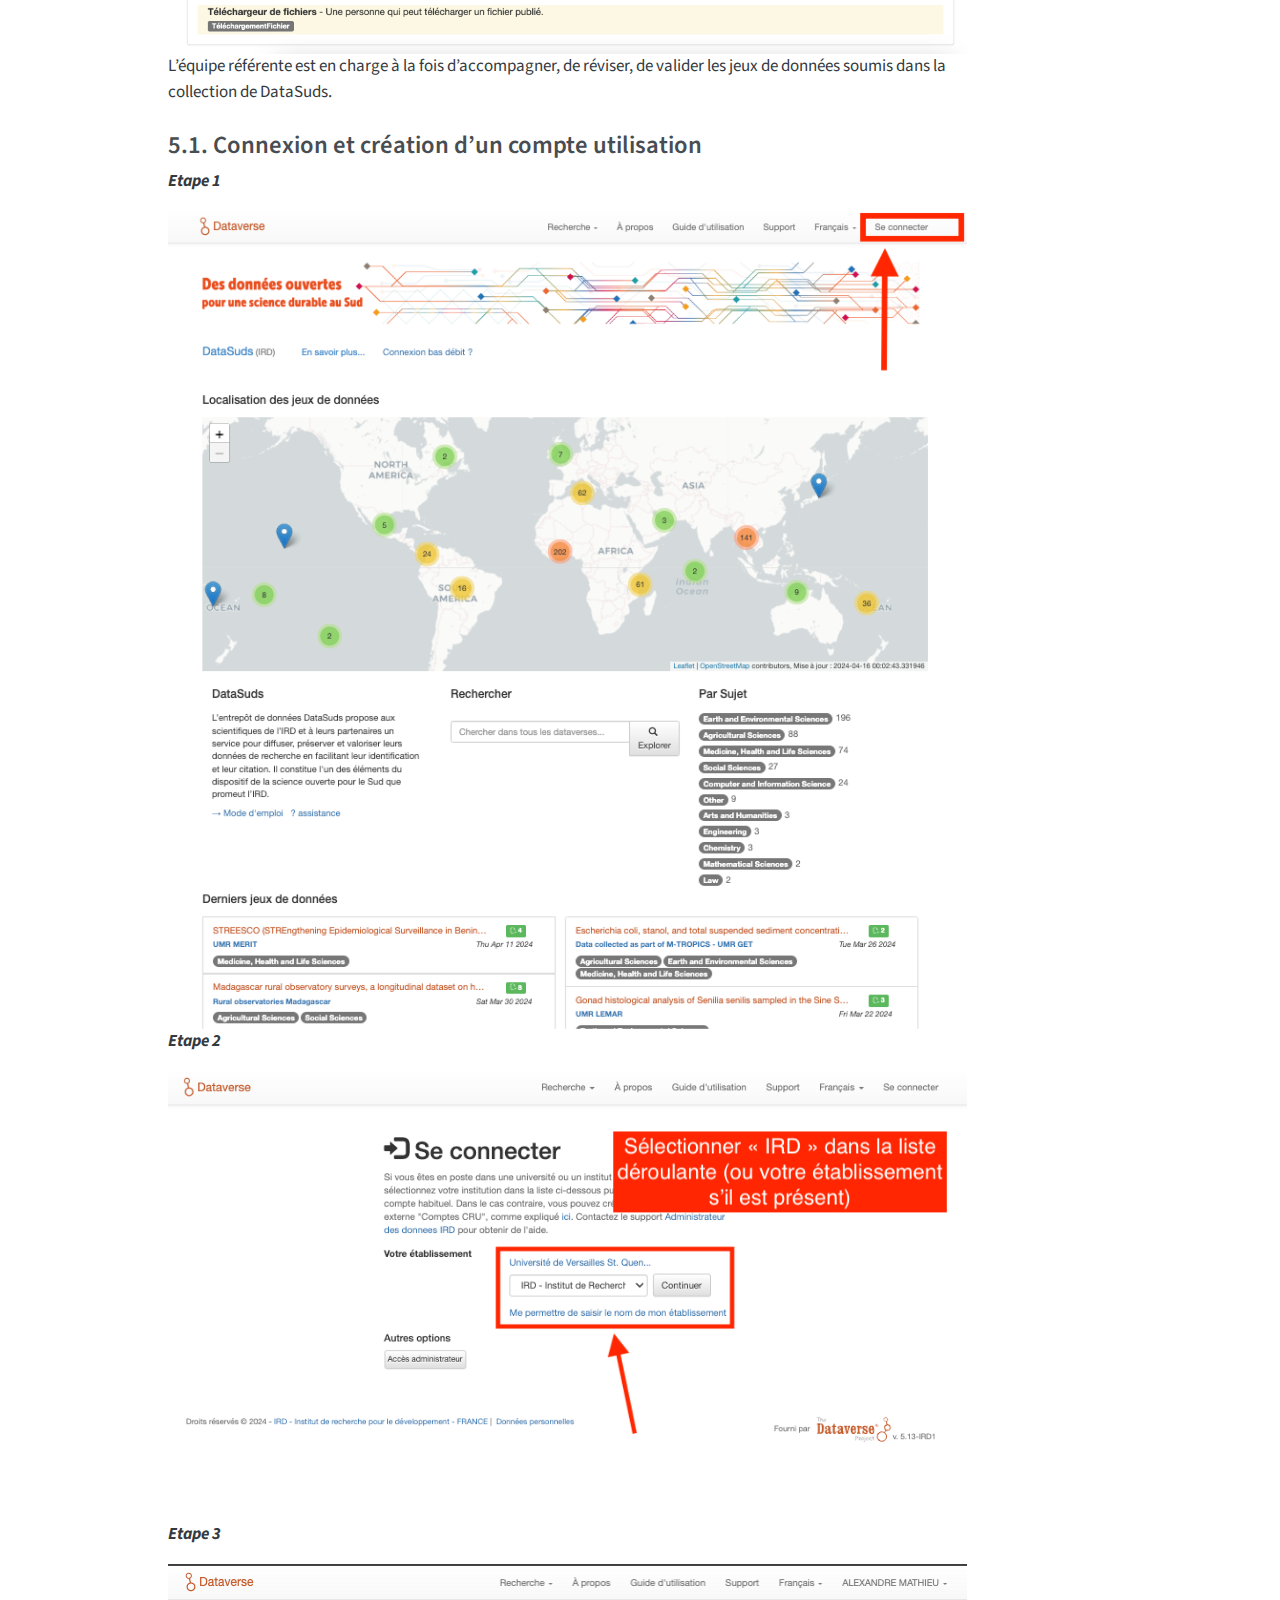
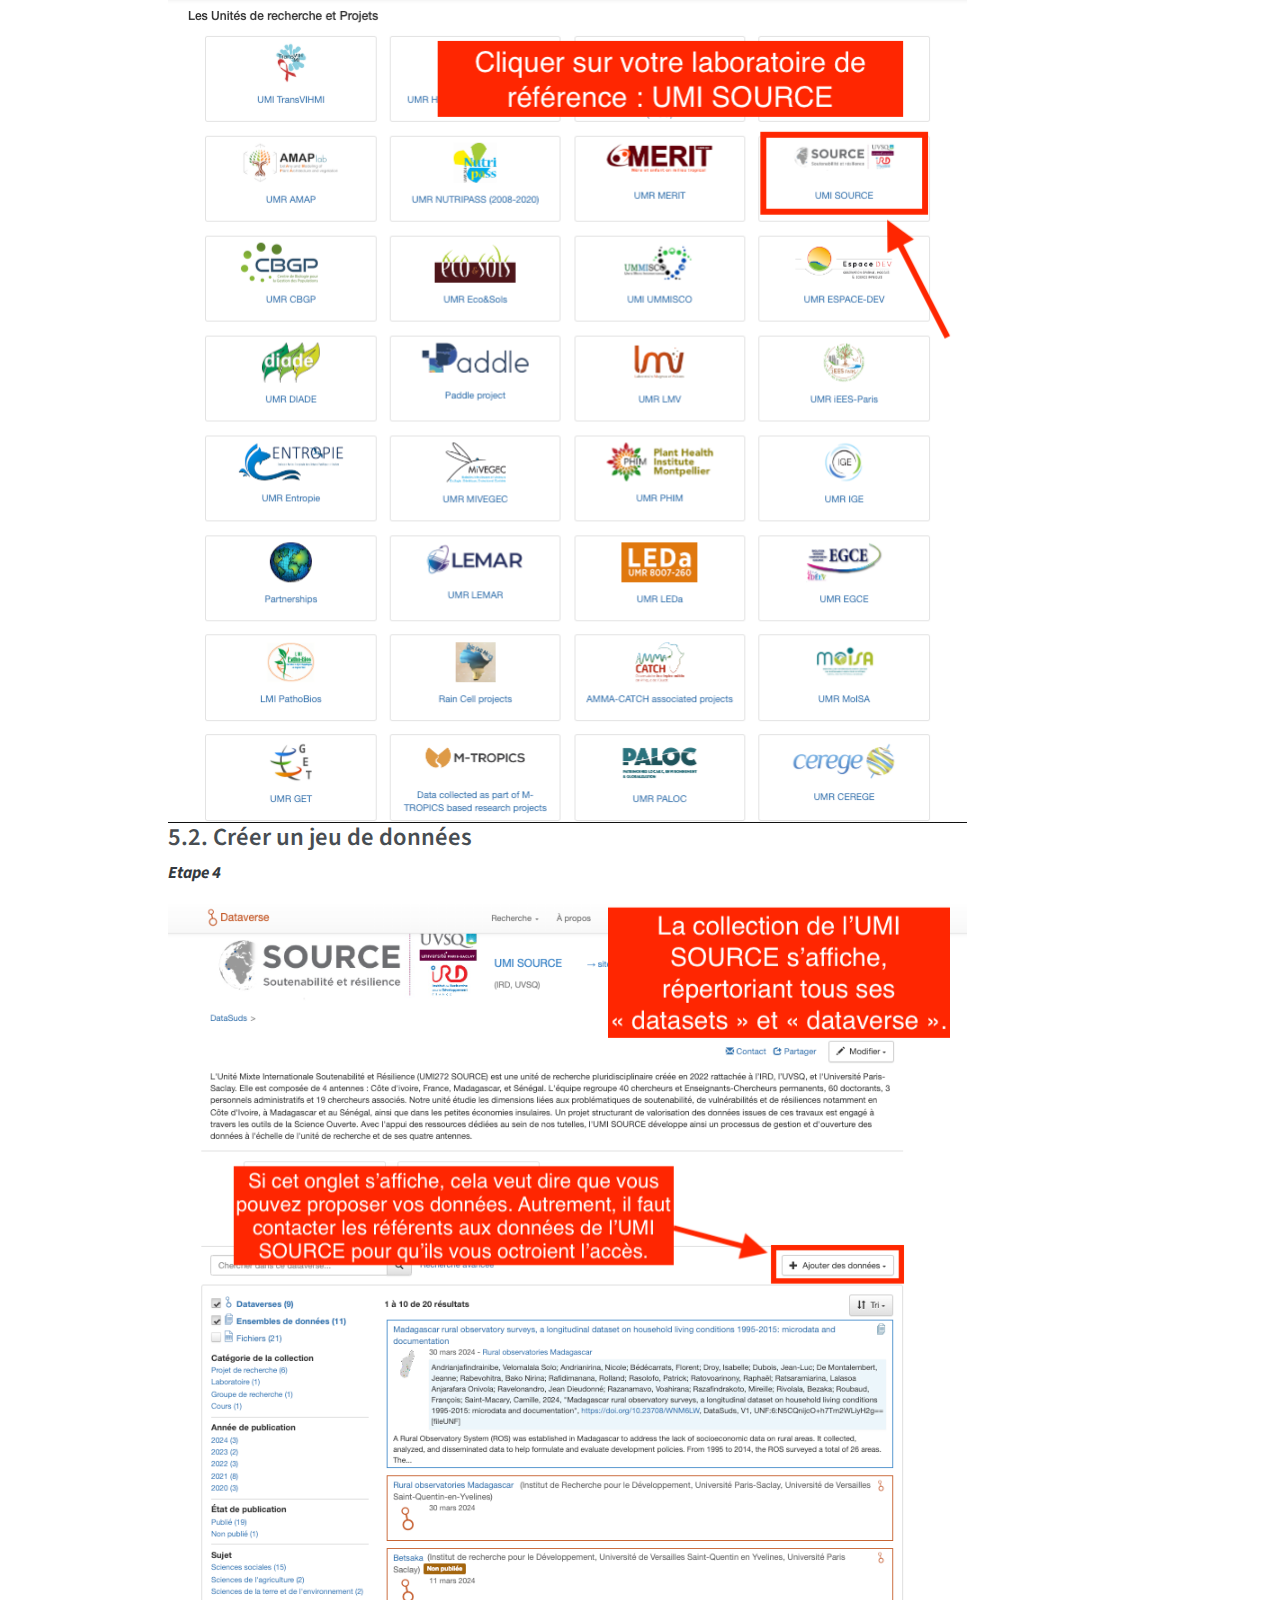
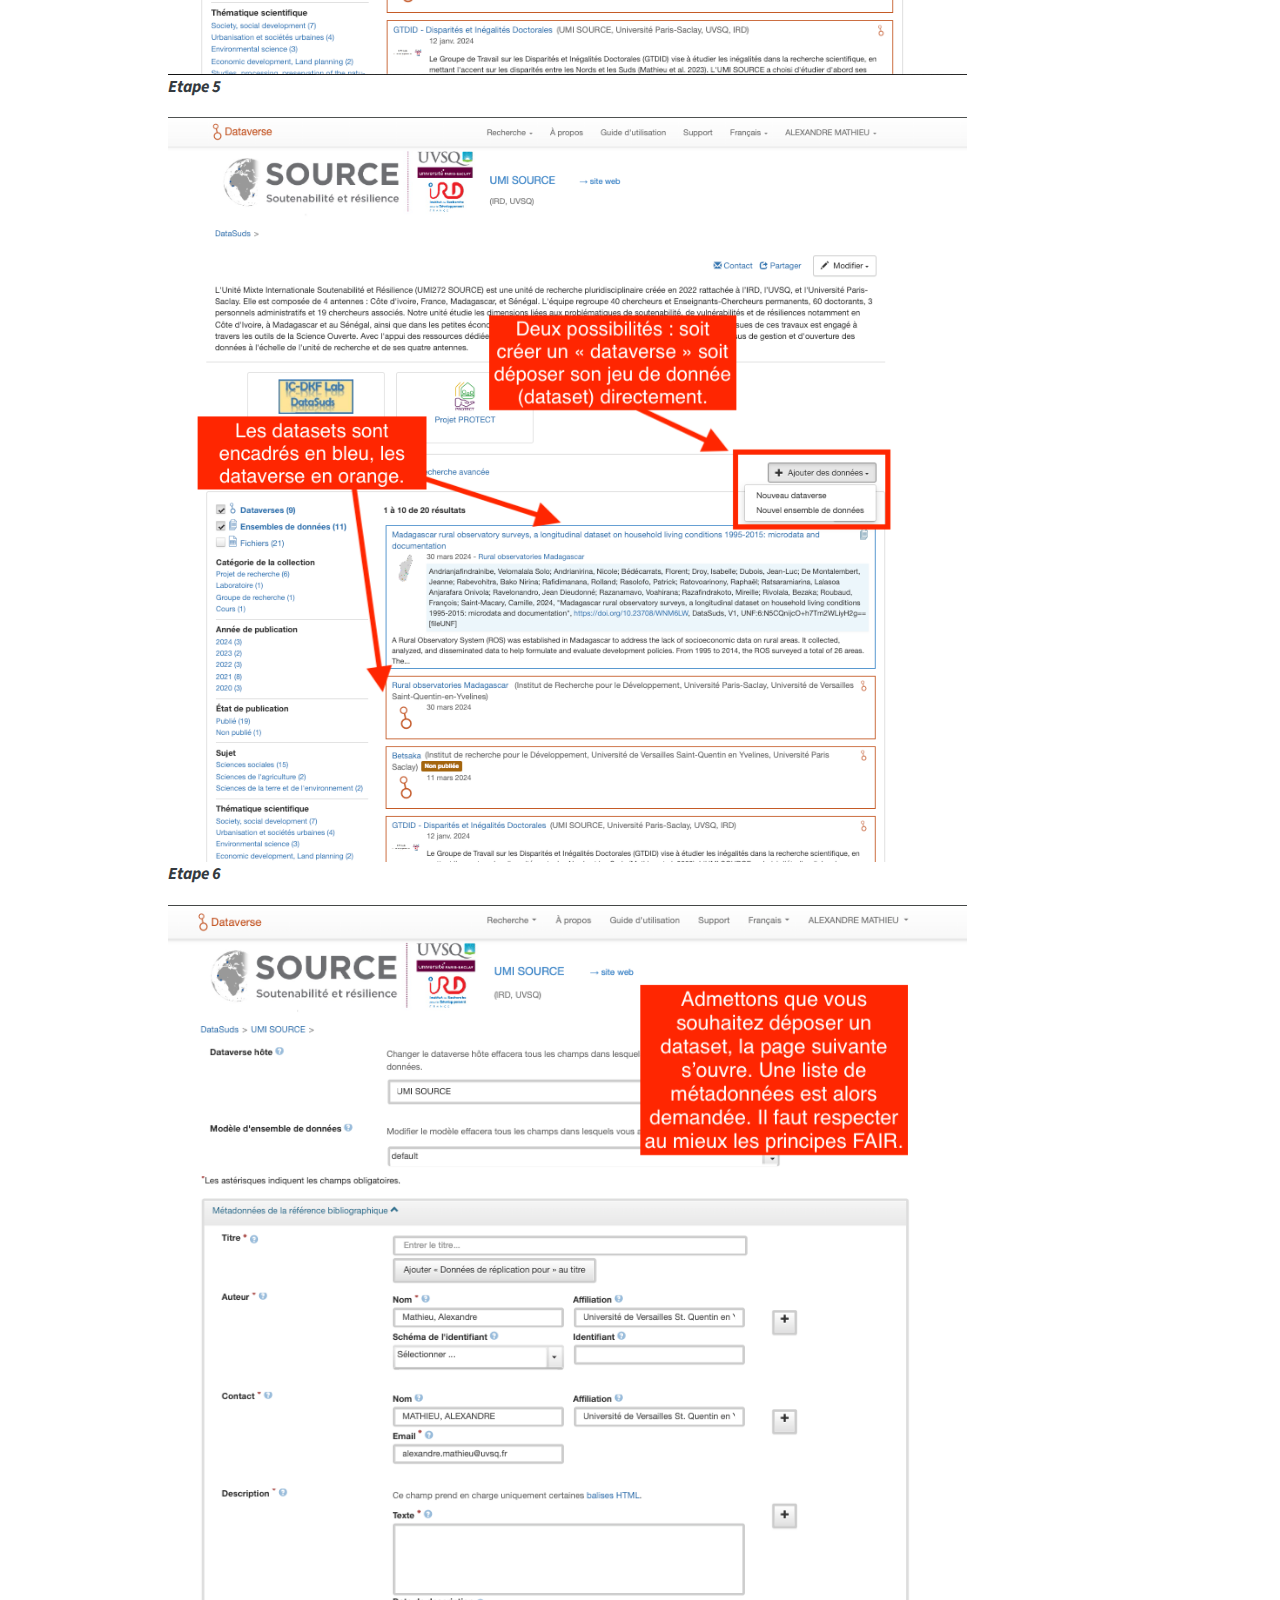
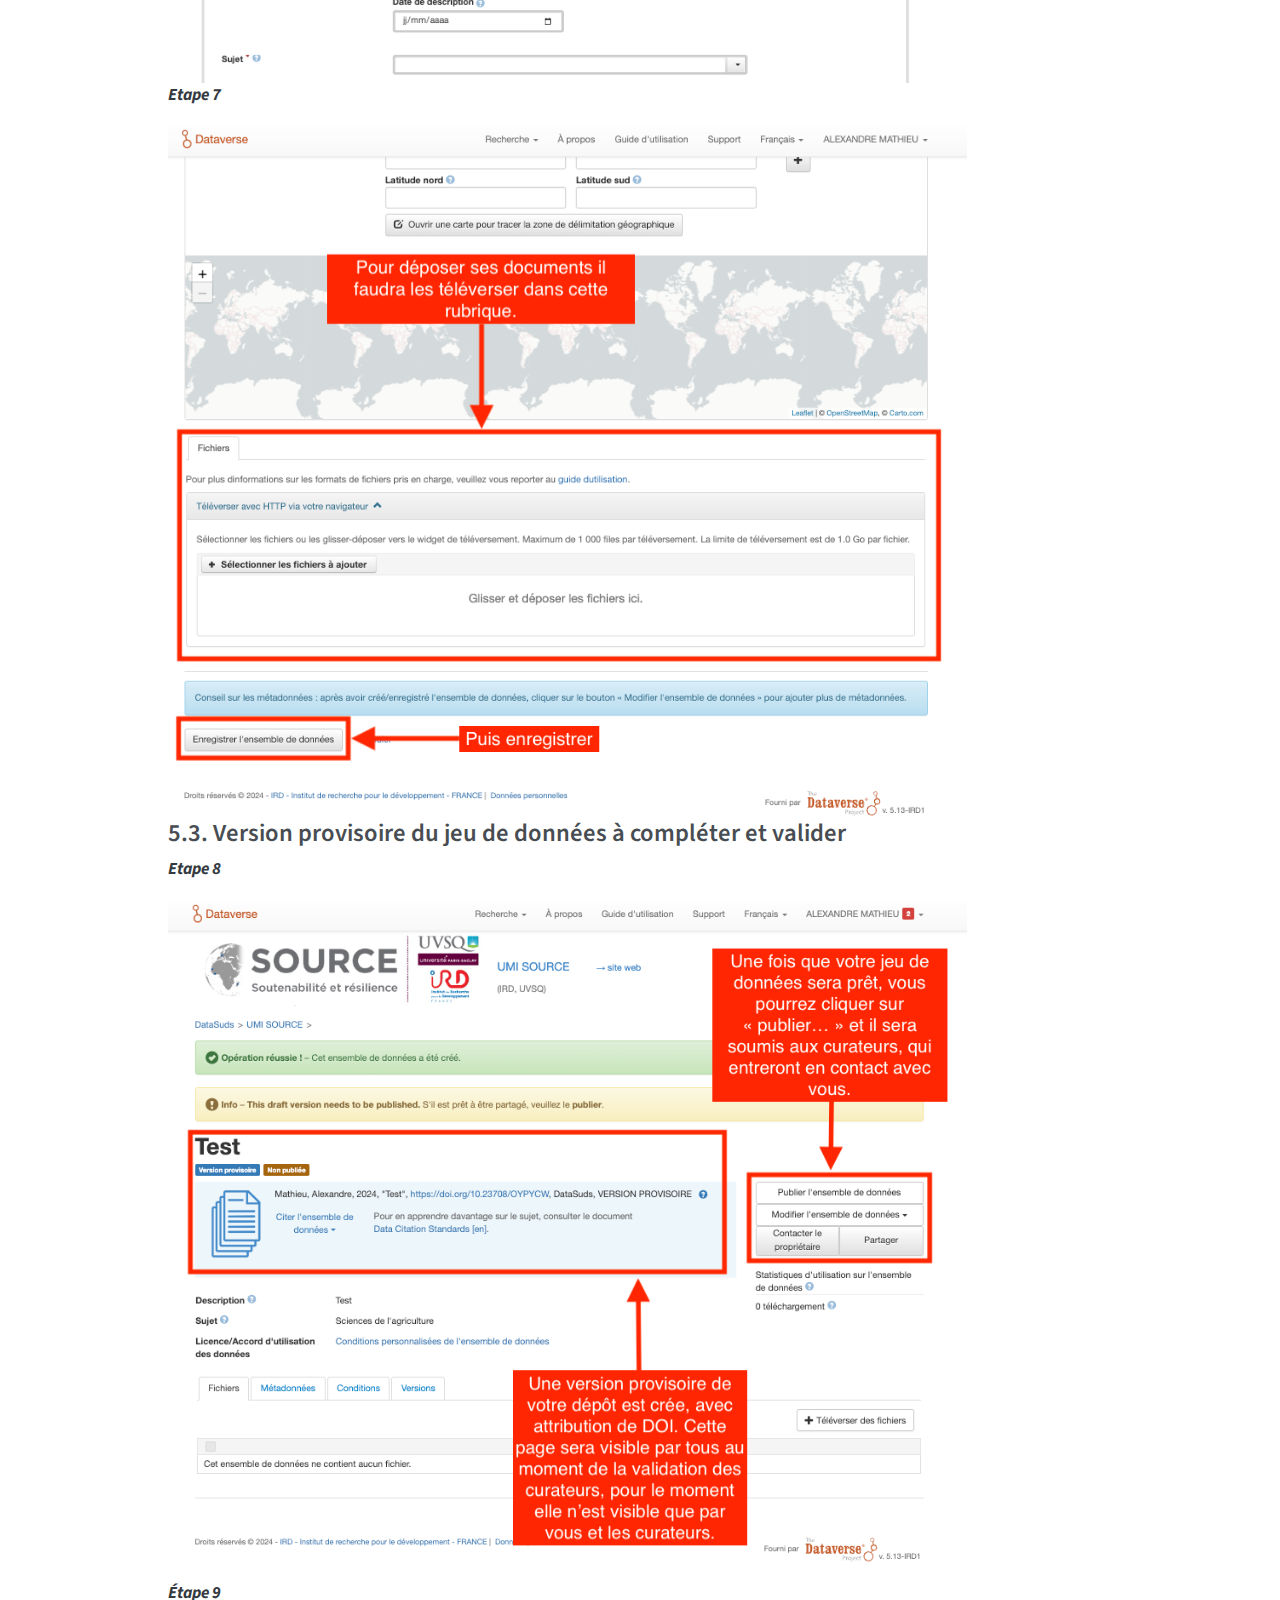
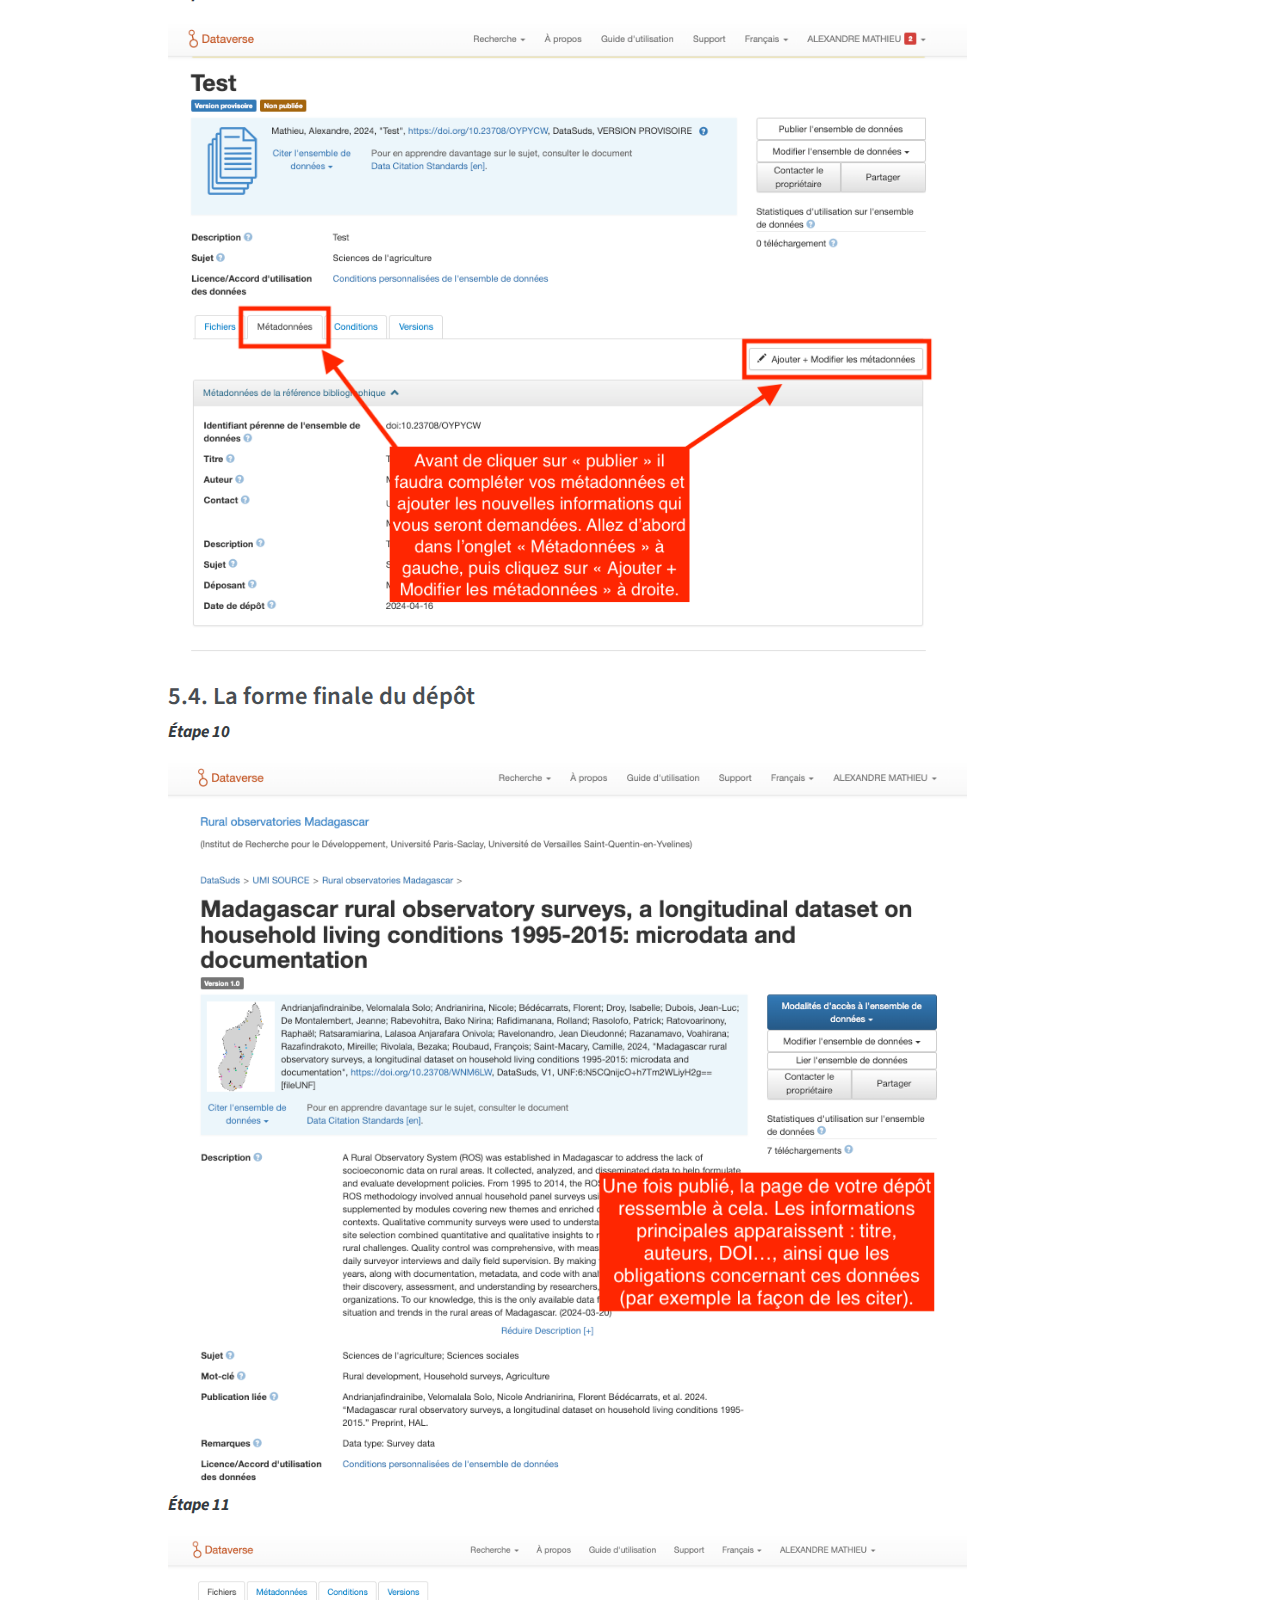
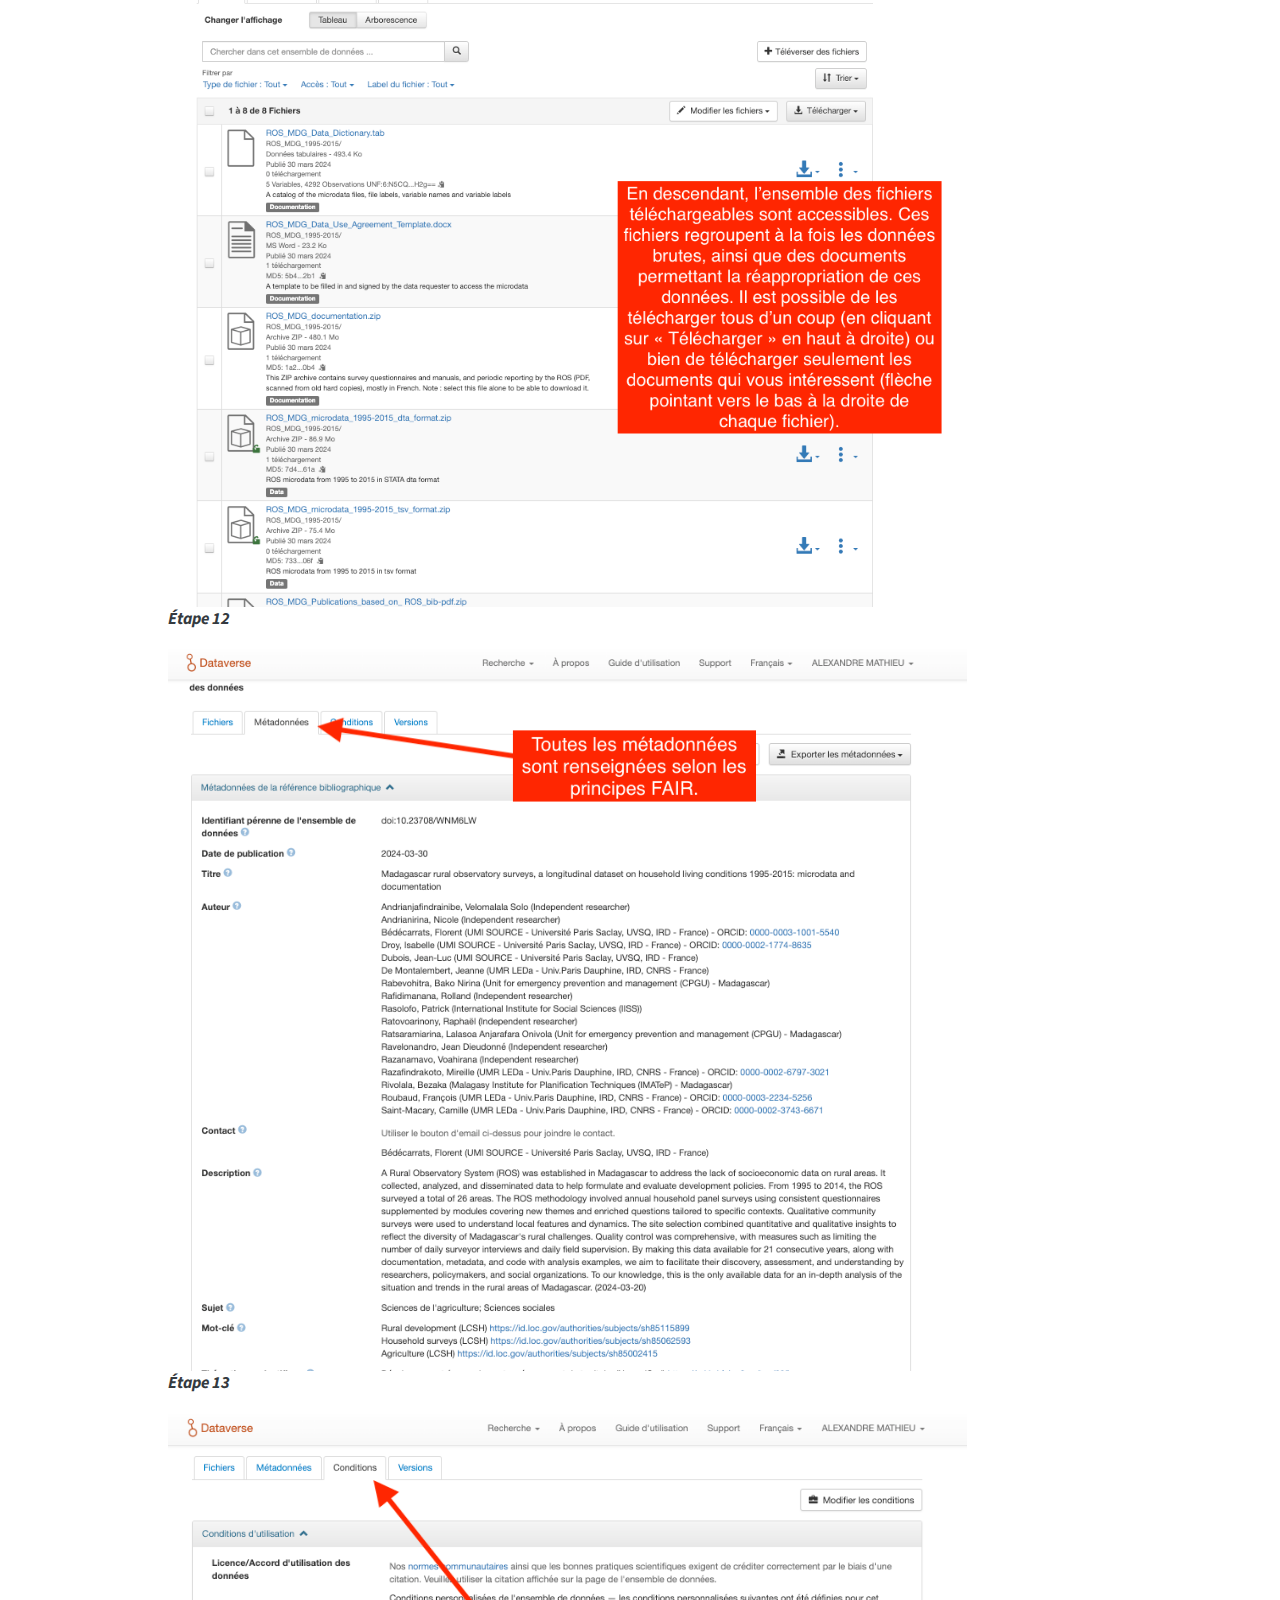
<file: docs/repository.html>
<!DOCTYPE html>
<html xmlns="http://www.w3.org/1999/xhtml" lang="en" xml:lang="en"><head>

<meta charset="utf-8">
<meta name="generator" content="quarto-1.4.553">

<meta name="viewport" content="width=device-width, initial-scale=1.0, user-scalable=yes">


<title>Science ouverte à l’UMI SOURCE - Déposer ses données</title>
<style>
code{white-space: pre-wrap;}
span.smallcaps{font-variant: small-caps;}
div.columns{display: flex; gap: min(4vw, 1.5em);}
div.column{flex: auto; overflow-x: auto;}
div.hanging-indent{margin-left: 1.5em; text-indent: -1.5em;}
ul.task-list{list-style: none;}
ul.task-list li input[type="checkbox"] {
  width: 0.8em;
  margin: 0 0.8em 0.2em -1em; /* quarto-specific, see https://github.com/quarto-dev/quarto-cli/issues/4556 */ 
  vertical-align: middle;
}
/* CSS for citations */
div.csl-bib-body { }
div.csl-entry {
  clear: both;
  margin-bottom: 0em;
}
.hanging-indent div.csl-entry {
  margin-left:2em;
  text-indent:-2em;
}
div.csl-left-margin {
  min-width:2em;
  float:left;
}
div.csl-right-inline {
  margin-left:2em;
  padding-left:1em;
}
div.csl-indent {
  margin-left: 2em;
}</style>


<script src="site_libs/quarto-nav/quarto-nav.js"></script>
<script src="site_libs/quarto-nav/headroom.min.js"></script>
<script src="site_libs/clipboard/clipboard.min.js"></script>
<script src="site_libs/quarto-search/autocomplete.umd.js"></script>
<script src="site_libs/quarto-search/fuse.min.js"></script>
<script src="site_libs/quarto-search/quarto-search.js"></script>
<meta name="quarto:offset" content="./">
<script src="site_libs/quarto-html/quarto.js"></script>
<script src="site_libs/quarto-html/popper.min.js"></script>
<script src="site_libs/quarto-html/tippy.umd.min.js"></script>
<script src="site_libs/quarto-html/anchor.min.js"></script>
<link href="site_libs/quarto-html/tippy.css" rel="stylesheet">
<link href="site_libs/quarto-html/quarto-syntax-highlighting.css" rel="stylesheet" id="quarto-text-highlighting-styles">
<script src="site_libs/bootstrap/bootstrap.min.js"></script>
<link href="site_libs/bootstrap/bootstrap-icons.css" rel="stylesheet">
<link href="site_libs/bootstrap/bootstrap.min.css" rel="stylesheet" id="quarto-bootstrap" data-mode="light">
<script id="quarto-search-options" type="application/json">{
  "location": "navbar",
  "copy-button": false,
  "collapse-after": 3,
  "panel-placement": "end",
  "type": "overlay",
  "limit": 50,
  "keyboard-shortcut": [
    "f",
    "/",
    "s"
  ],
  "show-item-context": false,
  "language": {
    "search-no-results-text": "No results",
    "search-matching-documents-text": "matching documents",
    "search-copy-link-title": "Copy link to search",
    "search-hide-matches-text": "Hide additional matches",
    "search-more-match-text": "more match in this document",
    "search-more-matches-text": "more matches in this document",
    "search-clear-button-title": "Clear",
    "search-text-placeholder": "",
    "search-detached-cancel-button-title": "Cancel",
    "search-submit-button-title": "Submit",
    "search-label": "Search"
  }
}</script>


<link rel="stylesheet" href="styles.css">
</head>

<body class="nav-fixed">

<div id="quarto-search-results"></div>
  <header id="quarto-header" class="headroom fixed-top">
    <nav class="navbar navbar-expand-lg " data-bs-theme="dark">
      <div class="navbar-container container-fluid">
      <div class="navbar-brand-container mx-auto">
    <a class="navbar-brand" href="./index.html">
    <span class="navbar-title">Science ouverte à l’UMI SOURCE</span>
    </a>
  </div>
            <div id="quarto-search" class="" title="Search"></div>
          <button class="navbar-toggler" type="button" data-bs-toggle="collapse" data-bs-target="#navbarCollapse" aria-controls="navbarCollapse" aria-expanded="false" aria-label="Toggle navigation" onclick="if (window.quartoToggleHeadroom) { window.quartoToggleHeadroom(); }">
  <span class="navbar-toggler-icon"></span>
</button>
          <div class="collapse navbar-collapse" id="navbarCollapse">
            <ul class="navbar-nav navbar-nav-scroll me-auto">
  <li class="nav-item">
    <a class="nav-link" href="./index.html"> 
<span class="menu-text">Introduction</span></a>
  </li>  
  <li class="nav-item">
    <a class="nav-link" href="./data_info.html"> 
<span class="menu-text">donnees_de_recherche</span></a>
  </li>  
  <li class="nav-item">
    <a class="nav-link" href="./PGD.html"> 
<span class="menu-text">PGD</span></a>
  </li>  
  <li class="nav-item">
    <a class="nav-link active" href="./repository.html" aria-current="page"> 
<span class="menu-text">entrepot</span></a>
  </li>  
  <li class="nav-item">
    <a class="nav-link" href="./DP.html"> 
<span class="menu-text">datapaper</span></a>
  </li>  
</ul>
          </div> <!-- /navcollapse -->
          <div class="quarto-navbar-tools">
</div>
      </div> <!-- /container-fluid -->
    </nav>
</header>
<!-- content -->
<div id="quarto-content" class="quarto-container page-columns page-rows-contents page-layout-article page-navbar">
<!-- sidebar -->
<!-- margin-sidebar -->
    <div id="quarto-margin-sidebar" class="sidebar margin-sidebar">
        <nav id="TOC" role="doc-toc" class="toc-active">
    <h2 id="toc-title">On this page</h2>
   
  <ul>
  <li><a href="#quest-ce-que-déposer-ses-données" id="toc-quest-ce-que-déposer-ses-données" class="nav-link active" data-scroll-target="#quest-ce-que-déposer-ses-données">1. Qu’est-ce que déposer ses données ?</a></li>
  <li><a href="#quels-entrepôts-de-données" id="toc-quels-entrepôts-de-données" class="nav-link" data-scroll-target="#quels-entrepôts-de-données">2. Quels entrepôts de données ?</a></li>
  <li><a href="#quelles-données" id="toc-quelles-données" class="nav-link" data-scroll-target="#quelles-données">3. Quelles données ?</a></li>
  <li><a href="#traiter-ses-données-limportance-du-nettoyage-de-la-restructuration" id="toc-traiter-ses-données-limportance-du-nettoyage-de-la-restructuration" class="nav-link" data-scroll-target="#traiter-ses-données-limportance-du-nettoyage-de-la-restructuration">4. Traiter ses données : l’importance du nettoyage / de la restructuration</a></li>
  <li><a href="#un-entrepôt-curateur-datasuds-ird" id="toc-un-entrepôt-curateur-datasuds-ird" class="nav-link" data-scroll-target="#un-entrepôt-curateur-datasuds-ird">5. Un entrepôt curateur : DataSuds (IRD)</a>
  <ul class="collapse">
  <li><a href="#connexion-et-création-dun-compte-utilisation" id="toc-connexion-et-création-dun-compte-utilisation" class="nav-link" data-scroll-target="#connexion-et-création-dun-compte-utilisation">5.1. Connexion et création d’un compte utilisation</a></li>
  <li><a href="#créer-un-jeu-de-données" id="toc-créer-un-jeu-de-données" class="nav-link" data-scroll-target="#créer-un-jeu-de-données">5.2. Créer un jeu de données</a></li>
  <li><a href="#version-provisoire-du-jeu-de-données-à-compléter-et-valider" id="toc-version-provisoire-du-jeu-de-données-à-compléter-et-valider" class="nav-link" data-scroll-target="#version-provisoire-du-jeu-de-données-à-compléter-et-valider">5.3. Version provisoire du jeu de données à compléter et valider</a></li>
  <li><a href="#la-forme-finale-du-dépôt" id="toc-la-forme-finale-du-dépôt" class="nav-link" data-scroll-target="#la-forme-finale-du-dépôt">5.4. La forme finale du dépôt</a></li>
  </ul></li>
  <li><a href="#références" id="toc-références" class="nav-link" data-scroll-target="#références">6. Références</a>
  <ul class="collapse">
  <li><a href="#personnes-ressources-à-lumi-source" id="toc-personnes-ressources-à-lumi-source" class="nav-link" data-scroll-target="#personnes-ressources-à-lumi-source">6.1. Personnes ressources à l’UMI SOURCE</a></li>
  <li><a href="#autres-ressources" id="toc-autres-ressources" class="nav-link" data-scroll-target="#autres-ressources">6.2. Autres ressources</a></li>
  </ul></li>
  </ul>
</nav>
    </div>
<!-- main -->
<main class="content" id="quarto-document-content">

<header id="title-block-header" class="quarto-title-block default">
<div class="quarto-title">
<h1 class="title">Déposer ses données</h1>
</div>



<div class="quarto-title-meta">

    
  
    
  </div>
  


</header>


<section id="quest-ce-que-déposer-ses-données" class="level2">
<h2 class="anchored" data-anchor-id="quest-ce-que-déposer-ses-données">1. Qu’est-ce que déposer ses données ?</h2>
<p>Lorsque vous avez produit un jeu de données, vous avez la possibilité de le <span style="color: purple;">valoriser en tant que ressource autonome</span>. Le temps et l’effort investis dans la création de ces données peuvent être reconnus à travers le système de citations ou de reconnaissance par les pairs, surtout si vous déposez ces données dans un entrepôt reconnu. Cela permet non seulement de <span style="color: purple;">partager des données numériques</span> mais aussi, potentiellement, de les lier à des <span style="color: purple;">publications associées</span>.</p>
<p>Le dépôt de données présente des avantages non seulement pour le chercheur ou l’équipe de projet, mais aussi pour la communauté scientifique dans son ensemble, en <span style="color: purple;">améliorant la connaissance du patrimoine de données existant</span>, toutes disciplines confondues. Cela aide également à <span style="color: purple;">éviter la duplication inutile des efforts de recherche</span>, car il informe clairement qui travaille sur quoi et qui possède quelles données.</p>
<p>Les fonctions principales d’un entrepôt de données incluent le dépôt, la description, la conservation, le référencement, la diffusion, et la recherche de jeux de données. Une grande diversité de données peut être déposée, qu’elles soient liées à un article, un projet de recherche, ou qu’elles concernent des domaines spécifiques comme la géographie, l’économie, ou le climat. Par exemple, après une enquête, il est possible de déposer un tableur résumant les variables et résultats d’intérêt ainsi que les questionnaires utilisés pour obtenir ces résultats. L’objectif du dépôt est de permettre aux autres chercheurs de s’approprier et de reproduire les données de manière autonome, grâce à une documentation complète qui explique comment les données ont été produites.</p>
<p><em>Tableau 6. Avantages collectifs et individuels liés au dépôt d’un jeu de données</em></p>
<table class="table">
<colgroup>
<col style="width: 45%">
<col style="width: 54%">
</colgroup>
<thead>
<tr class="header">
<th>Avantages collectifs</th>
<th>Avantages individuels</th>
</tr>
</thead>
<tbody>
<tr class="odd">
<td><ol type="1">
<li><strong>Partager avec la communauté scientifique</strong> : Le dépôt des données permet de les rendre accessibles à l’ensemble de la communauté scientifique, favorisant ainsi la collaboration et l’enrichissement mutuel des connaissances.</li>
<li><strong>Renforcer la visibilité d’un projet de recherche</strong> : En déposant les données, le projet gagne en visibilité, ce qui peut attirer l’attention de potentiels collaborateurs et augmenter l’impact global de la recherche.</li>
</ol></td>
<td><ol type="1">
<li><strong>Préservation des données</strong> : Le dépôt permet de sécuriser les données, évitant ainsi leur perte éventuelle et garantissant leur conservation à long terme, notamment avant un départ ou une transition.</li>
<li><strong>Confiance et crédibilité</strong> : La disponibilité des données vise à soutenir la confiance dans les résultats scientifiques, en permettant la reproductibilité et en renforçant la transparence de la recherche.</li>
<li><strong>Citation et reconnaissance</strong> : En obtenant un DOI pour les jeux de données, le chercheur assure que ces derniers peuvent être cités de manière précise dans d’autres travaux de recherche, ce qui contribue à leur reconnaissance académique et à celle de leur auteur.</li>
</ol></td>
</tr>
</tbody>
</table>
<p>Les données déposées doivent également répondre aux principes FAIR (Facile à trouver, Accessible, Interopérable, Réutilisable) :</p>
<p><em>Tableau 7. FAIRiser les données déposées</em> <span class="citation" data-cites="wilkinson2016">(<a href="#ref-wilkinson2016" role="doc-biblioref">Wilkinson et al. 2016</a>)</span><em>. Traduis de l’anglais au français par nous-même.</em></p>
<table class="table">
<colgroup>
<col style="width: 100%">
</colgroup>
<thead>
<tr class="header">
<th>Les principes FAIR appliqués au dépôt des données</th>
</tr>
</thead>
<tbody>
<tr class="odd">
<td><p>Pour être <strong><em>trouvable</em></strong> :</p>
<p>F1. Les (méta)données se voient attribuer un identifiant unique et persistant à l’échelle mondiale</p>
<p>F2. Les données sont décrites avec des métadonnées riches (définies par R1 ci-dessous)</p>
<p>F3. Les métadonnées incluent clairement et explicitement l’identifiant des données qu’elles décrivent</p>
<p>F4. Les (méta)données sont enregistrées ou indexées dans une ressource consultable</p>
<p>Pour être <strong><em>accessible</em></strong> :</p>
<p>A1. Les (méta)données sont récupérables par leur identifiant en utilisant un protocole de communication standardisé</p>
<p>A1.1 Le protocole est ouvert, gratuit et universellement implémentable</p>
<p>A1.2 Le protocole permet une procédure d’authentification et d’autorisation, lorsque nécessaire</p>
<p>A2. Les métadonnées restent accessibles, même lorsque les données ne sont plus disponibles</p>
<p>Pour être <strong><em>interopérable</em></strong> :</p>
<p>I1. Les (méta)données utilisent un langage formel, accessible, partagé et largement applicable pour la représentation du savoir.</p>
<p>I2. Les (méta)données utilisent des vocabulaires qui respectent les principes FAIR</p>
<p>I3. Les (méta)données incluent des références qualifiées à d’autres (méta)données</p>
<p>Pour être <strong><em>réutilisable</em></strong> :</p>
<p>R1. Les (méta)données sont richement décrites avec une pluralité d’attributs précis et pertinents</p>
<p>R1.1. Les (méta)données sont publiées avec une licence d’utilisation des données claire et accessible</p>
<p>R1.2. Les (méta)données sont associées à une provenance détaillée</p>
<p>R1.3. Les (méta)données répondent aux normes communautaires pertinentes au domaine</p></td>
</tr>
</tbody>
</table>
</section>
<section id="quels-entrepôts-de-données" class="level2">
<h2 class="anchored" data-anchor-id="quels-entrepôts-de-données">2. Quels entrepôts de données ?</h2>
<p>Il est important de différencier les entrepôts de données qui disposent d’un <span style="color: purple;">système de curation</span> de ceux qui n’en disposent pas. La curation des données implique une <span style="color: purple;">gestion active</span> et une <span style="color: purple;">maintenance</span> qui peuvent inclure la vérification de la qualité, l’organisation et l’amélioration de l’accessibilité des données. Les entrepôts avec curation sont souvent plus valorisés, surtout par les revues académiques, car ils garantissent un niveau de qualité et de fiabilité plus élevé.</p>
<p>Par exemple, lors de la publication d’un article de recherche, certaines revues exigent que les données sur lesquelles se base la recherche soient déposées dans des entrepôts spécifiques reconnus pour leur curation. Des revues de data paper par exemple, telles que ‘Data in Brief’ ou ‘Scientific Data’, peuvent préférer ou même exiger que les données soient hébergées dans des entrepôts certifiés, comme ceux qui sont accrédités par CoreTrustSeal, un standard qui atteste de la qualité de gestion des données.</p>
<dl>
<dt>La curation des données</dt>
<dd>
<p>A la charge de l’entrepôt de données, il s’agit pour lui d’effectuer un <span style="color: purple;">contrôle qualité sur chaque jeu de données déposé</span>, par un ou plusieurs “curateurs”. La curation est gratuite. La qualité des données repose sur le respect des principes FAIR (est-ce que mes données déposées respectent ces 4 principes au mieux ? Comment faire pour améliorer cela ?).</p>
</dd>
</dl>
<p><em>Tableau 8. Exemples d’entrepôts de données avec et sans curation</em></p>
<table class="table">
<colgroup>
<col style="width: 66%">
<col style="width: 33%">
</colgroup>
<thead>
<tr class="header">
<th>Entrepôts de données sans curation</th>
<th>Entrepôts de données avec curation</th>
</tr>
</thead>
<tbody>
<tr class="odd">
<td><p>Zenodo</p>
<p>Nakala</p>
<p>Re3data (Registry of Research data Repositories)</p>
<p>DOAR</p>
<p>ICPSR (Inter-University Consortium for Political and Social Research)</p></td>
<td><p>Harvard Dataverse</p>
<p>DataSuds : entrepôt de l’IRD.</p>
<p>RechercheDataGouv : en France.</p>
<p>Entrepôt INRAE</p></td>
</tr>
</tbody>
</table>
</section>
<section id="quelles-données" class="level2">
<h2 class="anchored" data-anchor-id="quelles-données">3. Quelles données ?</h2>
<p>En adhérant aux principes de la science ouverte, il est essentiel de privilégier l’utilisation de <span style="color: purple;">formats de données ouverts, libres ou pérennes</span>. Ces formats permettent d’éviter la dépendance à un logiciel spécifique qui pourrait devenir obsolète, garantissant ainsi l’accessibilité et la réutilisabilité des données à long terme. Revoir le tableau 1 sur les formats.</p>
<p>Les données déposées dans un entrepôt peuvent être sujettes à des mises à jour ou à des modifications, qui sont suivies par un système de gestion de version. Par exemple, après trois modifications d’un jeu de données, l’entrepôt indiquera que la version actuellement accessible est la version 3.</p>
<p>Un entrepôt de données peut publier différents types de contenus :</p>
<ul>
<li><p><strong>Des données de recherches brutes ou élaborées</strong> : Cela inclut les données originales collectées lors d’expériences ou d’études, ainsi que les données qui ont été traitées ou analysées pour en extraire ou en déduire de nouvelles informations.</p></li>
<li><p><strong>Des métadonnées</strong> : Les informations qui décrivent les données de recherche, telles que le contexte de leur collecte, la méthode utilisée pour les obtenir, et les paramètres de configuration. Ces métadonnées sont cruciales pour permettre la compréhension et la réutilisation des données de recherche par d’autres chercheurs. Publier uniquement les métadonnées peut avoir un intérêt pour sélectionner les personnes qui peuvent avoir accès au jeu de données, tout en permettant à la communauté scientifique d’être au courant de l’existence de ces données.</p></li>
<li><p><strong>Codes et logiciels</strong> : De nombreux entrepôts permettent également le dépôt de codes informatiques et de logiciels utilisés ou développés dans le cadre de la recherche, facilitant ainsi la reproduction des résultats et la transparence des analyses.</p></li>
</ul>
<p>Ces pratiques dans les entrepôts de données non seulement renforcent la <span style="color: purple;">transparence scientifique</span> mais augmentent également l’<span style="color: purple;">impact et la portée des recherches</span> en permettant à d’autres chercheurs de comprendre, réutiliser et construire sur les travaux existants.</p>
</section>
<section id="traiter-ses-données-limportance-du-nettoyage-de-la-restructuration" class="level2">
<h2 class="anchored" data-anchor-id="traiter-ses-données-limportance-du-nettoyage-de-la-restructuration">4. Traiter ses données : l’importance du nettoyage / de la restructuration</h2>
<p>Les données ne s’utilisent jamais brutes, elles sont toujours <span style="color: purple;">retravaillées</span>, <span style="color: purple;">restructurées</span>. Cette restructuration peut être légère, ou peut au contraire nécessiter un important travail. Plusieurs outils existent : Python, SQL, R, OpenRefine…</p>
<p>Nettoyer et restructurer les données avant de les déposer dans un entrepôt de données sont des <span style="color: purple;">étapes cruciales pour maintenir la qualité des données</span> à un niveau qui soutient les objectifs organisationnels et assure que l’entrepôt de données sert de source fiable. Quelques points cruciaux :</p>
<ul>
<li><p><strong>Fiabilité</strong> : Nettoyer les données garantit qu’elles sont exemptes d’erreurs, d’incohérences, ou de valeurs manquantes, ce qui augmente la fiabilité et la précision des analyses ultérieures.</p></li>
<li><p><strong>Efficacité</strong> : Les données propres et bien structurées permettent des analyses plus efficaces et fiables. Cela facilite l’extraction de renseignements utiles et la prise de décisions éclairées basées sur ces données.</p></li>
<li><p><strong>Interopérabilité</strong> : Des données bien structurées et normalisées facilitent l’interopérabilité avec différents systèmes et applications, permettant ainsi une plus grande flexibilité dans leur utilisation.</p></li>
<li><p><strong>Conformité réglementaire</strong> : Dans de nombreux cas, nettoyer et structurer les données conformément aux normes établies est nécessaire pour répondre aux exigences réglementaires ou légales de confidentialité et de sécurité des données.</p></li>
<li><p><strong>Stockage</strong> : En éliminant les redondances et en structurant correctement les données, l’espace de stockage peut être utilisé de manière plus efficace, réduisant ainsi les coûts et améliorant les performances des systèmes de gestion de données.</p></li>
</ul>
</section>
<section id="un-entrepôt-curateur-datasuds-ird" class="level2">
<h2 class="anchored" data-anchor-id="un-entrepôt-curateur-datasuds-ird">5. Un entrepôt curateur : DataSuds (IRD)</h2>
<p>DataSuds est un entrepôt issu de l’application “Dataverse”. Beaucoup d’autres entrepôts sont issus de cette application comme par exemple RechercheDataGouv ou Dataverse Harvard. C’est un logiciel Open Source, gratuit, développé depuis 2006 par l’Université de Harvard.</p>
<dl>
<dt>Ne pas se laisser piéger par le terme “Dataverse”, il peut avoir plusieurs sens</dt>
<dd>
<p>Ce terme désigne plusieurs réalités qu’il faut distinguer : c’est à la fois l’application qui héberge DataSuds, mais c’est également le nom donné à des dossiers dans cette application. Un dossier peut comporter plusieurs dossiers (ou sous-dossiers). Il suffit alors de traduire “dossiers” par “dataverse” ici. Ainsi, un dataverse peut englober plusieurs dataverses, ce sont des rubriques en ce sens.</p>
</dd>
</dl>
<p><em>Graphique 1. Dataverse</em> [<a href="https://www.tdl.org/dataverse/dataverse-diagram/">tdl.org</a>]</p>
<p><img src="images/Dataverse-Diagram-01.png" class="img-fluid"></p>
<p><em>Graphique 2. Collections et Dataset [<a href="https://guides.dataverse.org/en/5.13/user/dataverse-management.html">guides.dataverse.org</a>]</em></p>
<p><img src="images/diagram_dataverse.png" class="img-fluid"></p>
<p>DataSuds recense les collections de tous les laboratoires affiliés à l’IRD ayant crée un compte. L’<span style="color: purple;">UMI SOURCE</span> détient une collection. Chaque unité de recherche est responsable de sa collection. L’UMI SOURCE a donc une équipe d’administrateurs, référents, curateurs… Certains peuvent avoir plusieurs rôles, d’autres peuvent n’en avoir qu’un. Cette équipe est composée de tous les membres actifs du laboratoire volontaires : chercheurs, enseignants-chercheurs, personnels d’appui à la recherche et doctorants.</p>
<p><em>Répartition des rôles DataSuds</em></p>
<p><img src="images/roles_datasuds.png" class="img-fluid"></p>
<p>L’équipe référente est en charge à la fois d’accompagner, de réviser, de valider les jeux de données soumis dans la collection de DataSuds.</p>
<section id="connexion-et-création-dun-compte-utilisation" class="level3">
<h3 class="anchored" data-anchor-id="connexion-et-création-dun-compte-utilisation">5.1. Connexion et création d’un compte utilisation</h3>
<p><strong><em>Etape 1</em></strong></p>
<p><img src="images/image1.png" class="img-fluid"></p>
<p><strong><em>Etape 2</em></strong></p>
<p><img src="images/image2.2..png" class="img-fluid"></p>
<p><strong><em>Etape 3</em></strong></p>
<p><img src="images/image2.png" class="img-fluid"></p>
</section>
<section id="créer-un-jeu-de-données" class="level3">
<h3 class="anchored" data-anchor-id="créer-un-jeu-de-données">5.2. Créer un jeu de données</h3>
<p><strong><em>Etape 4</em></strong></p>
<p><img src="images/image3.png" class="img-fluid"></p>
<p><strong><em>Etape 5</em></strong></p>
<p><img src="images/image4.png" class="img-fluid"></p>
<p><strong><em>Etape 6</em></strong></p>
<p><img src="images/image5.png" class="img-fluid"></p>
<p><strong><em>Etape 7</em></strong></p>
<p><img src="images/image5.5..png" class="img-fluid"></p>
</section>
<section id="version-provisoire-du-jeu-de-données-à-compléter-et-valider" class="level3">
<h3 class="anchored" data-anchor-id="version-provisoire-du-jeu-de-données-à-compléter-et-valider">5.3. Version provisoire du jeu de données à compléter et valider</h3>
<p><strong><em>Etape 8</em></strong></p>
<p><img src="images/image6.png" class="img-fluid"></p>
<p><strong><em>Étape 9</em></strong></p>
<p><img src="images/image6.1..png" class="img-fluid"></p>
</section>
<section id="la-forme-finale-du-dépôt" class="level3">
<h3 class="anchored" data-anchor-id="la-forme-finale-du-dépôt">5.4. La forme finale du dépôt</h3>
<p><strong><em>Étape 10</em></strong></p>
<p><img src="images/image7.png" class="img-fluid"></p>
<p><strong><em>Étape 11</em></strong></p>
<p><img src="images/image8.png" class="img-fluid"></p>
<p><strong><em>Étape 12</em></strong></p>
<p><img src="images/image9.png" class="img-fluid"></p>
<p><strong><em>Étape 13</em></strong></p>
<p><img src="images/image10.png" class="img-fluid"></p>
</section>
</section>
<section id="références" class="level2">
<h2 class="anchored" data-anchor-id="références">6. Références</h2>
<section id="personnes-ressources-à-lumi-source" class="level3">
<h3 class="anchored" data-anchor-id="personnes-ressources-à-lumi-source">6.1. Personnes ressources à l’UMI SOURCE</h3>
<p>Loïc Pian : loic.pian@uvsq.fr</p>
<p>Alexandre Mathieu : alexmathieu.ln@gmail.com / alexandre.mathieu@universite-paris-saclay.fr</p>
<p>Dominique Couret : dominique.couret@ird.fr</p>
<p>La constitution d’une équipe structurée, regroupant les membres des quatre antennes, est en cours.</p>
<p>Les administrateurs de l’entrepôt DataSuds : data.ird.fr</p>
</section>
<section id="autres-ressources" class="level3">
<h3 class="anchored" data-anchor-id="autres-ressources">6.2. Autres ressources</h3>
<ul>
<li><p>Entrepôt DataSuds : <a href="https://datasuds.ird.fr/" class="uri">https://datasuds.ird.fr/</a></p></li>
<li><p>Tutoriels de l’INRA :</p>
<ul>
<li><p>Création Dataset : <a href="https://youtu.be/glN8TVxTRK4" class="uri">https://youtu.be/glN8TVxTRK4</a></p></li>
<li><p>Création Dataverse : <a href="https://youtu.be/mYPzZ04JWbY" class="uri">https://youtu.be/mYPzZ04JWbY</a></p></li>
</ul></li>
</ul>
<p>C’est un autre entrepôt, mais du même mode que DataSuds puisque sur la même application qu’est Dataverse.</p>
<ul>
<li>Manuel de Dataverse : <a href="http://guides.dataverse.org/en/4.20/user/index.html" class="uri">http://guides.dataverse.org/en/4.20/user/index.html</a></li>
<li>Formations de l’IRD :
<ul>
<li>Luc Decker, “DataSuds : Entrepôt de données scientifiques de l’IRD” (2024)</li>
<li>Luc Decker, Hanka Hensens, Caroline Doucouré, “Déposer des données dans l’entrepôt DataSuds” (2023)</li>
</ul></li>
</ul>



</section>
</section>

<div id="quarto-appendix" class="default"><section class="quarto-appendix-contents" role="doc-bibliography" id="quarto-bibliography"><h2 class="anchored quarto-appendix-heading">References</h2><div id="refs" class="references csl-bib-body hanging-indent" data-entry-spacing="0" role="list">
<div id="ref-wilkinson2016" class="csl-entry" role="listitem">
Wilkinson, Mark D., Michel Dumontier, IJsbrand Jan Aalbersberg, Gabrielle Appleton, Myles Axton, Arie Baak, Niklas Blomberg, et al. 2016. <span>“The FAIR Guiding Principles for Scientific Data Management and Stewardship.”</span> <em>Scientific Data</em> 3 (1): 160018. <a href="https://doi.org/10.1038/sdata.2016.18">https://doi.org/10.1038/sdata.2016.18</a>.
</div>
</div></section></div></main> <!-- /main -->
<script id="quarto-html-after-body" type="application/javascript">
window.document.addEventListener("DOMContentLoaded", function (event) {
  const toggleBodyColorMode = (bsSheetEl) => {
    const mode = bsSheetEl.getAttribute("data-mode");
    const bodyEl = window.document.querySelector("body");
    if (mode === "dark") {
      bodyEl.classList.add("quarto-dark");
      bodyEl.classList.remove("quarto-light");
    } else {
      bodyEl.classList.add("quarto-light");
      bodyEl.classList.remove("quarto-dark");
    }
  }
  const toggleBodyColorPrimary = () => {
    const bsSheetEl = window.document.querySelector("link#quarto-bootstrap");
    if (bsSheetEl) {
      toggleBodyColorMode(bsSheetEl);
    }
  }
  toggleBodyColorPrimary();  
  const icon = "";
  const anchorJS = new window.AnchorJS();
  anchorJS.options = {
    placement: 'right',
    icon: icon
  };
  anchorJS.add('.anchored');
  const isCodeAnnotation = (el) => {
    for (const clz of el.classList) {
      if (clz.startsWith('code-annotation-')) {                     
        return true;
      }
    }
    return false;
  }
  const clipboard = new window.ClipboardJS('.code-copy-button', {
    text: function(trigger) {
      const codeEl = trigger.previousElementSibling.cloneNode(true);
      for (const childEl of codeEl.children) {
        if (isCodeAnnotation(childEl)) {
          childEl.remove();
        }
      }
      return codeEl.innerText;
    }
  });
  clipboard.on('success', function(e) {
    // button target
    const button = e.trigger;
    // don't keep focus
    button.blur();
    // flash "checked"
    button.classList.add('code-copy-button-checked');
    var currentTitle = button.getAttribute("title");
    button.setAttribute("title", "Copied!");
    let tooltip;
    if (window.bootstrap) {
      button.setAttribute("data-bs-toggle", "tooltip");
      button.setAttribute("data-bs-placement", "left");
      button.setAttribute("data-bs-title", "Copied!");
      tooltip = new bootstrap.Tooltip(button, 
        { trigger: "manual", 
          customClass: "code-copy-button-tooltip",
          offset: [0, -8]});
      tooltip.show();    
    }
    setTimeout(function() {
      if (tooltip) {
        tooltip.hide();
        button.removeAttribute("data-bs-title");
        button.removeAttribute("data-bs-toggle");
        button.removeAttribute("data-bs-placement");
      }
      button.setAttribute("title", currentTitle);
      button.classList.remove('code-copy-button-checked');
    }, 1000);
    // clear code selection
    e.clearSelection();
  });
    var localhostRegex = new RegExp(/^(?:http|https):\/\/localhost\:?[0-9]*\//);
    var mailtoRegex = new RegExp(/^mailto:/);
      var filterRegex = new RegExp('/' + window.location.host + '/');
    var isInternal = (href) => {
        return filterRegex.test(href) || localhostRegex.test(href) || mailtoRegex.test(href);
    }
    // Inspect non-navigation links and adorn them if external
 	var links = window.document.querySelectorAll('a[href]:not(.nav-link):not(.navbar-brand):not(.toc-action):not(.sidebar-link):not(.sidebar-item-toggle):not(.pagination-link):not(.no-external):not([aria-hidden]):not(.dropdown-item):not(.quarto-navigation-tool)');
    for (var i=0; i<links.length; i++) {
      const link = links[i];
      if (!isInternal(link.href)) {
        // undo the damage that might have been done by quarto-nav.js in the case of
        // links that we want to consider external
        if (link.dataset.originalHref !== undefined) {
          link.href = link.dataset.originalHref;
        }
      }
    }
  function tippyHover(el, contentFn, onTriggerFn, onUntriggerFn) {
    const config = {
      allowHTML: true,
      maxWidth: 500,
      delay: 100,
      arrow: false,
      appendTo: function(el) {
          return el.parentElement;
      },
      interactive: true,
      interactiveBorder: 10,
      theme: 'quarto',
      placement: 'bottom-start',
    };
    if (contentFn) {
      config.content = contentFn;
    }
    if (onTriggerFn) {
      config.onTrigger = onTriggerFn;
    }
    if (onUntriggerFn) {
      config.onUntrigger = onUntriggerFn;
    }
    window.tippy(el, config); 
  }
  const noterefs = window.document.querySelectorAll('a[role="doc-noteref"]');
  for (var i=0; i<noterefs.length; i++) {
    const ref = noterefs[i];
    tippyHover(ref, function() {
      // use id or data attribute instead here
      let href = ref.getAttribute('data-footnote-href') || ref.getAttribute('href');
      try { href = new URL(href).hash; } catch {}
      const id = href.replace(/^#\/?/, "");
      const note = window.document.getElementById(id);
      if (note) {
        return note.innerHTML;
      } else {
        return "";
      }
    });
  }
  const xrefs = window.document.querySelectorAll('a.quarto-xref');
  const processXRef = (id, note) => {
    // Strip column container classes
    const stripColumnClz = (el) => {
      el.classList.remove("page-full", "page-columns");
      if (el.children) {
        for (const child of el.children) {
          stripColumnClz(child);
        }
      }
    }
    stripColumnClz(note)
    if (id === null || id.startsWith('sec-')) {
      // Special case sections, only their first couple elements
      const container = document.createElement("div");
      if (note.children && note.children.length > 2) {
        container.appendChild(note.children[0].cloneNode(true));
        for (let i = 1; i < note.children.length; i++) {
          const child = note.children[i];
          if (child.tagName === "P" && child.innerText === "") {
            continue;
          } else {
            container.appendChild(child.cloneNode(true));
            break;
          }
        }
        if (window.Quarto?.typesetMath) {
          window.Quarto.typesetMath(container);
        }
        return container.innerHTML
      } else {
        if (window.Quarto?.typesetMath) {
          window.Quarto.typesetMath(note);
        }
        return note.innerHTML;
      }
    } else {
      // Remove any anchor links if they are present
      const anchorLink = note.querySelector('a.anchorjs-link');
      if (anchorLink) {
        anchorLink.remove();
      }
      if (window.Quarto?.typesetMath) {
        window.Quarto.typesetMath(note);
      }
      // TODO in 1.5, we should make sure this works without a callout special case
      if (note.classList.contains("callout")) {
        return note.outerHTML;
      } else {
        return note.innerHTML;
      }
    }
  }
  for (var i=0; i<xrefs.length; i++) {
    const xref = xrefs[i];
    tippyHover(xref, undefined, function(instance) {
      instance.disable();
      let url = xref.getAttribute('href');
      let hash = undefined; 
      if (url.startsWith('#')) {
        hash = url;
      } else {
        try { hash = new URL(url).hash; } catch {}
      }
      if (hash) {
        const id = hash.replace(/^#\/?/, "");
        const note = window.document.getElementById(id);
        if (note !== null) {
          try {
            const html = processXRef(id, note.cloneNode(true));
            instance.setContent(html);
          } finally {
            instance.enable();
            instance.show();
          }
        } else {
          // See if we can fetch this
          fetch(url.split('#')[0])
          .then(res => res.text())
          .then(html => {
            const parser = new DOMParser();
            const htmlDoc = parser.parseFromString(html, "text/html");
            const note = htmlDoc.getElementById(id);
            if (note !== null) {
              const html = processXRef(id, note);
              instance.setContent(html);
            } 
          }).finally(() => {
            instance.enable();
            instance.show();
          });
        }
      } else {
        // See if we can fetch a full url (with no hash to target)
        // This is a special case and we should probably do some content thinning / targeting
        fetch(url)
        .then(res => res.text())
        .then(html => {
          const parser = new DOMParser();
          const htmlDoc = parser.parseFromString(html, "text/html");
          const note = htmlDoc.querySelector('main.content');
          if (note !== null) {
            // This should only happen for chapter cross references
            // (since there is no id in the URL)
            // remove the first header
            if (note.children.length > 0 && note.children[0].tagName === "HEADER") {
              note.children[0].remove();
            }
            const html = processXRef(null, note);
            instance.setContent(html);
          } 
        }).finally(() => {
          instance.enable();
          instance.show();
        });
      }
    }, function(instance) {
    });
  }
      let selectedAnnoteEl;
      const selectorForAnnotation = ( cell, annotation) => {
        let cellAttr = 'data-code-cell="' + cell + '"';
        let lineAttr = 'data-code-annotation="' +  annotation + '"';
        const selector = 'span[' + cellAttr + '][' + lineAttr + ']';
        return selector;
      }
      const selectCodeLines = (annoteEl) => {
        const doc = window.document;
        const targetCell = annoteEl.getAttribute("data-target-cell");
        const targetAnnotation = annoteEl.getAttribute("data-target-annotation");
        const annoteSpan = window.document.querySelector(selectorForAnnotation(targetCell, targetAnnotation));
        const lines = annoteSpan.getAttribute("data-code-lines").split(",");
        const lineIds = lines.map((line) => {
          return targetCell + "-" + line;
        })
        let top = null;
        let height = null;
        let parent = null;
        if (lineIds.length > 0) {
            //compute the position of the single el (top and bottom and make a div)
            const el = window.document.getElementById(lineIds[0]);
            top = el.offsetTop;
            height = el.offsetHeight;
            parent = el.parentElement.parentElement;
          if (lineIds.length > 1) {
            const lastEl = window.document.getElementById(lineIds[lineIds.length - 1]);
            const bottom = lastEl.offsetTop + lastEl.offsetHeight;
            height = bottom - top;
          }
          if (top !== null && height !== null && parent !== null) {
            // cook up a div (if necessary) and position it 
            let div = window.document.getElementById("code-annotation-line-highlight");
            if (div === null) {
              div = window.document.createElement("div");
              div.setAttribute("id", "code-annotation-line-highlight");
              div.style.position = 'absolute';
              parent.appendChild(div);
            }
            div.style.top = top - 2 + "px";
            div.style.height = height + 4 + "px";
            div.style.left = 0;
            let gutterDiv = window.document.getElementById("code-annotation-line-highlight-gutter");
            if (gutterDiv === null) {
              gutterDiv = window.document.createElement("div");
              gutterDiv.setAttribute("id", "code-annotation-line-highlight-gutter");
              gutterDiv.style.position = 'absolute';
              const codeCell = window.document.getElementById(targetCell);
              const gutter = codeCell.querySelector('.code-annotation-gutter');
              gutter.appendChild(gutterDiv);
            }
            gutterDiv.style.top = top - 2 + "px";
            gutterDiv.style.height = height + 4 + "px";
          }
          selectedAnnoteEl = annoteEl;
        }
      };
      const unselectCodeLines = () => {
        const elementsIds = ["code-annotation-line-highlight", "code-annotation-line-highlight-gutter"];
        elementsIds.forEach((elId) => {
          const div = window.document.getElementById(elId);
          if (div) {
            div.remove();
          }
        });
        selectedAnnoteEl = undefined;
      };
        // Handle positioning of the toggle
    window.addEventListener(
      "resize",
      throttle(() => {
        elRect = undefined;
        if (selectedAnnoteEl) {
          selectCodeLines(selectedAnnoteEl);
        }
      }, 10)
    );
    function throttle(fn, ms) {
    let throttle = false;
    let timer;
      return (...args) => {
        if(!throttle) { // first call gets through
            fn.apply(this, args);
            throttle = true;
        } else { // all the others get throttled
            if(timer) clearTimeout(timer); // cancel #2
            timer = setTimeout(() => {
              fn.apply(this, args);
              timer = throttle = false;
            }, ms);
        }
      };
    }
      // Attach click handler to the DT
      const annoteDls = window.document.querySelectorAll('dt[data-target-cell]');
      for (const annoteDlNode of annoteDls) {
        annoteDlNode.addEventListener('click', (event) => {
          const clickedEl = event.target;
          if (clickedEl !== selectedAnnoteEl) {
            unselectCodeLines();
            const activeEl = window.document.querySelector('dt[data-target-cell].code-annotation-active');
            if (activeEl) {
              activeEl.classList.remove('code-annotation-active');
            }
            selectCodeLines(clickedEl);
            clickedEl.classList.add('code-annotation-active');
          } else {
            // Unselect the line
            unselectCodeLines();
            clickedEl.classList.remove('code-annotation-active');
          }
        });
      }
  const findCites = (el) => {
    const parentEl = el.parentElement;
    if (parentEl) {
      const cites = parentEl.dataset.cites;
      if (cites) {
        return {
          el,
          cites: cites.split(' ')
        };
      } else {
        return findCites(el.parentElement)
      }
    } else {
      return undefined;
    }
  };
  var bibliorefs = window.document.querySelectorAll('a[role="doc-biblioref"]');
  for (var i=0; i<bibliorefs.length; i++) {
    const ref = bibliorefs[i];
    const citeInfo = findCites(ref);
    if (citeInfo) {
      tippyHover(citeInfo.el, function() {
        var popup = window.document.createElement('div');
        citeInfo.cites.forEach(function(cite) {
          var citeDiv = window.document.createElement('div');
          citeDiv.classList.add('hanging-indent');
          citeDiv.classList.add('csl-entry');
          var biblioDiv = window.document.getElementById('ref-' + cite);
          if (biblioDiv) {
            citeDiv.innerHTML = biblioDiv.innerHTML;
          }
          popup.appendChild(citeDiv);
        });
        return popup.innerHTML;
      });
    }
  }
});
</script>
</div> <!-- /content -->




</body></html>
</file>
<file: docs/site_libs/quarto-html/tippy.css>
.tippy-box[data-animation=fade][data-state=hidden]{opacity:0}[data-tippy-root]{max-width:calc(100vw - 10px)}.tippy-box{position:relative;background-color:#333;color:#fff;border-radius:4px;font-size:14px;line-height:1.4;white-space:normal;outline:0;transition-property:transform,visibility,opacity}.tippy-box[data-placement^=top]>.tippy-arrow{bottom:0}.tippy-box[data-placement^=top]>.tippy-arrow:before{bottom:-7px;left:0;border-width:8px 8px 0;border-top-color:initial;transform-origin:center top}.tippy-box[data-placement^=bottom]>.tippy-arrow{top:0}.tippy-box[data-placement^=bottom]>.tippy-arrow:before{top:-7px;left:0;border-width:0 8px 8px;border-bottom-color:initial;transform-origin:center bottom}.tippy-box[data-placement^=left]>.tippy-arrow{right:0}.tippy-box[data-placement^=left]>.tippy-arrow:before{border-width:8px 0 8px 8px;border-left-color:initial;right:-7px;transform-origin:center left}.tippy-box[data-placement^=right]>.tippy-arrow{left:0}.tippy-box[data-placement^=right]>.tippy-arrow:before{left:-7px;border-width:8px 8px 8px 0;border-right-color:initial;transform-origin:center right}.tippy-box[data-inertia][data-state=visible]{transition-timing-function:cubic-bezier(.54,1.5,.38,1.11)}.tippy-arrow{width:16px;height:16px;color:#333}.tippy-arrow:before{content:"";position:absolute;border-color:transparent;border-style:solid}.tippy-content{position:relative;padding:5px 9px;z-index:1}
</file>
<file: docs/site_libs/quarto-html/quarto-syntax-highlighting.css>
/* quarto syntax highlight colors */
:root {
  --quarto-hl-ot-color: #003B4F;
  --quarto-hl-at-color: #657422;
  --quarto-hl-ss-color: #20794D;
  --quarto-hl-an-color: #5E5E5E;
  --quarto-hl-fu-color: #4758AB;
  --quarto-hl-st-color: #20794D;
  --quarto-hl-cf-color: #003B4F;
  --quarto-hl-op-color: #5E5E5E;
  --quarto-hl-er-color: #AD0000;
  --quarto-hl-bn-color: #AD0000;
  --quarto-hl-al-color: #AD0000;
  --quarto-hl-va-color: #111111;
  --quarto-hl-bu-color: inherit;
  --quarto-hl-ex-color: inherit;
  --quarto-hl-pp-color: #AD0000;
  --quarto-hl-in-color: #5E5E5E;
  --quarto-hl-vs-color: #20794D;
  --quarto-hl-wa-color: #5E5E5E;
  --quarto-hl-do-color: #5E5E5E;
  --quarto-hl-im-color: #00769E;
  --quarto-hl-ch-color: #20794D;
  --quarto-hl-dt-color: #AD0000;
  --quarto-hl-fl-color: #AD0000;
  --quarto-hl-co-color: #5E5E5E;
  --quarto-hl-cv-color: #5E5E5E;
  --quarto-hl-cn-color: #8f5902;
  --quarto-hl-sc-color: #5E5E5E;
  --quarto-hl-dv-color: #AD0000;
  --quarto-hl-kw-color: #003B4F;
}

/* other quarto variables */
:root {
  --quarto-font-monospace: SFMono-Regular, Menlo, Monaco, Consolas, "Liberation Mono", "Courier New", monospace;
}

pre > code.sourceCode > span {
  color: #003B4F;
}

code span {
  color: #003B4F;
}

code.sourceCode > span {
  color: #003B4F;
}

div.sourceCode,
div.sourceCode pre.sourceCode {
  color: #003B4F;
}

code span.ot {
  color: #003B4F;
  font-style: inherit;
}

code span.at {
  color: #657422;
  font-style: inherit;
}

code span.ss {
  color: #20794D;
  font-style: inherit;
}

code span.an {
  color: #5E5E5E;
  font-style: inherit;
}

code span.fu {
  color: #4758AB;
  font-style: inherit;
}

code span.st {
  color: #20794D;
  font-style: inherit;
}

code span.cf {
  color: #003B4F;
  font-style: inherit;
}

code span.op {
  color: #5E5E5E;
  font-style: inherit;
}

code span.er {
  color: #AD0000;
  font-style: inherit;
}

code span.bn {
  color: #AD0000;
  font-style: inherit;
}

code span.al {
  color: #AD0000;
  font-style: inherit;
}

code span.va {
  color: #111111;
  font-style: inherit;
}

code span.bu {
  font-style: inherit;
}

code span.ex {
  font-style: inherit;
}

code span.pp {
  color: #AD0000;
  font-style: inherit;
}

code span.in {
  color: #5E5E5E;
  font-style: inherit;
}

code span.vs {
  color: #20794D;
  font-style: inherit;
}

code span.wa {
  color: #5E5E5E;
  font-style: italic;
}

code span.do {
  color: #5E5E5E;
  font-style: italic;
}

code span.im {
  color: #00769E;
  font-style: inherit;
}

code span.ch {
  color: #20794D;
  font-style: inherit;
}

code span.dt {
  color: #AD0000;
  font-style: inherit;
}

code span.fl {
  color: #AD0000;
  font-style: inherit;
}

code span.co {
  color: #5E5E5E;
  font-style: inherit;
}

code span.cv {
  color: #5E5E5E;
  font-style: italic;
}

code span.cn {
  color: #8f5902;
  font-style: inherit;
}

code span.sc {
  color: #5E5E5E;
  font-style: inherit;
}

code span.dv {
  color: #AD0000;
  font-style: inherit;
}

code span.kw {
  color: #003B4F;
  font-style: inherit;
}

.prevent-inlining {
  content: "</";
}

/*# sourceMappingURL=debc5d5d77c3f9108843748ff7464032.css.map */
</file>
<file: docs/styles.css>
/* css styles */

img {
  float: left;
  margin-right: 20px; /* Ajustez cette valeur selon vos besoins */
}
</file>
